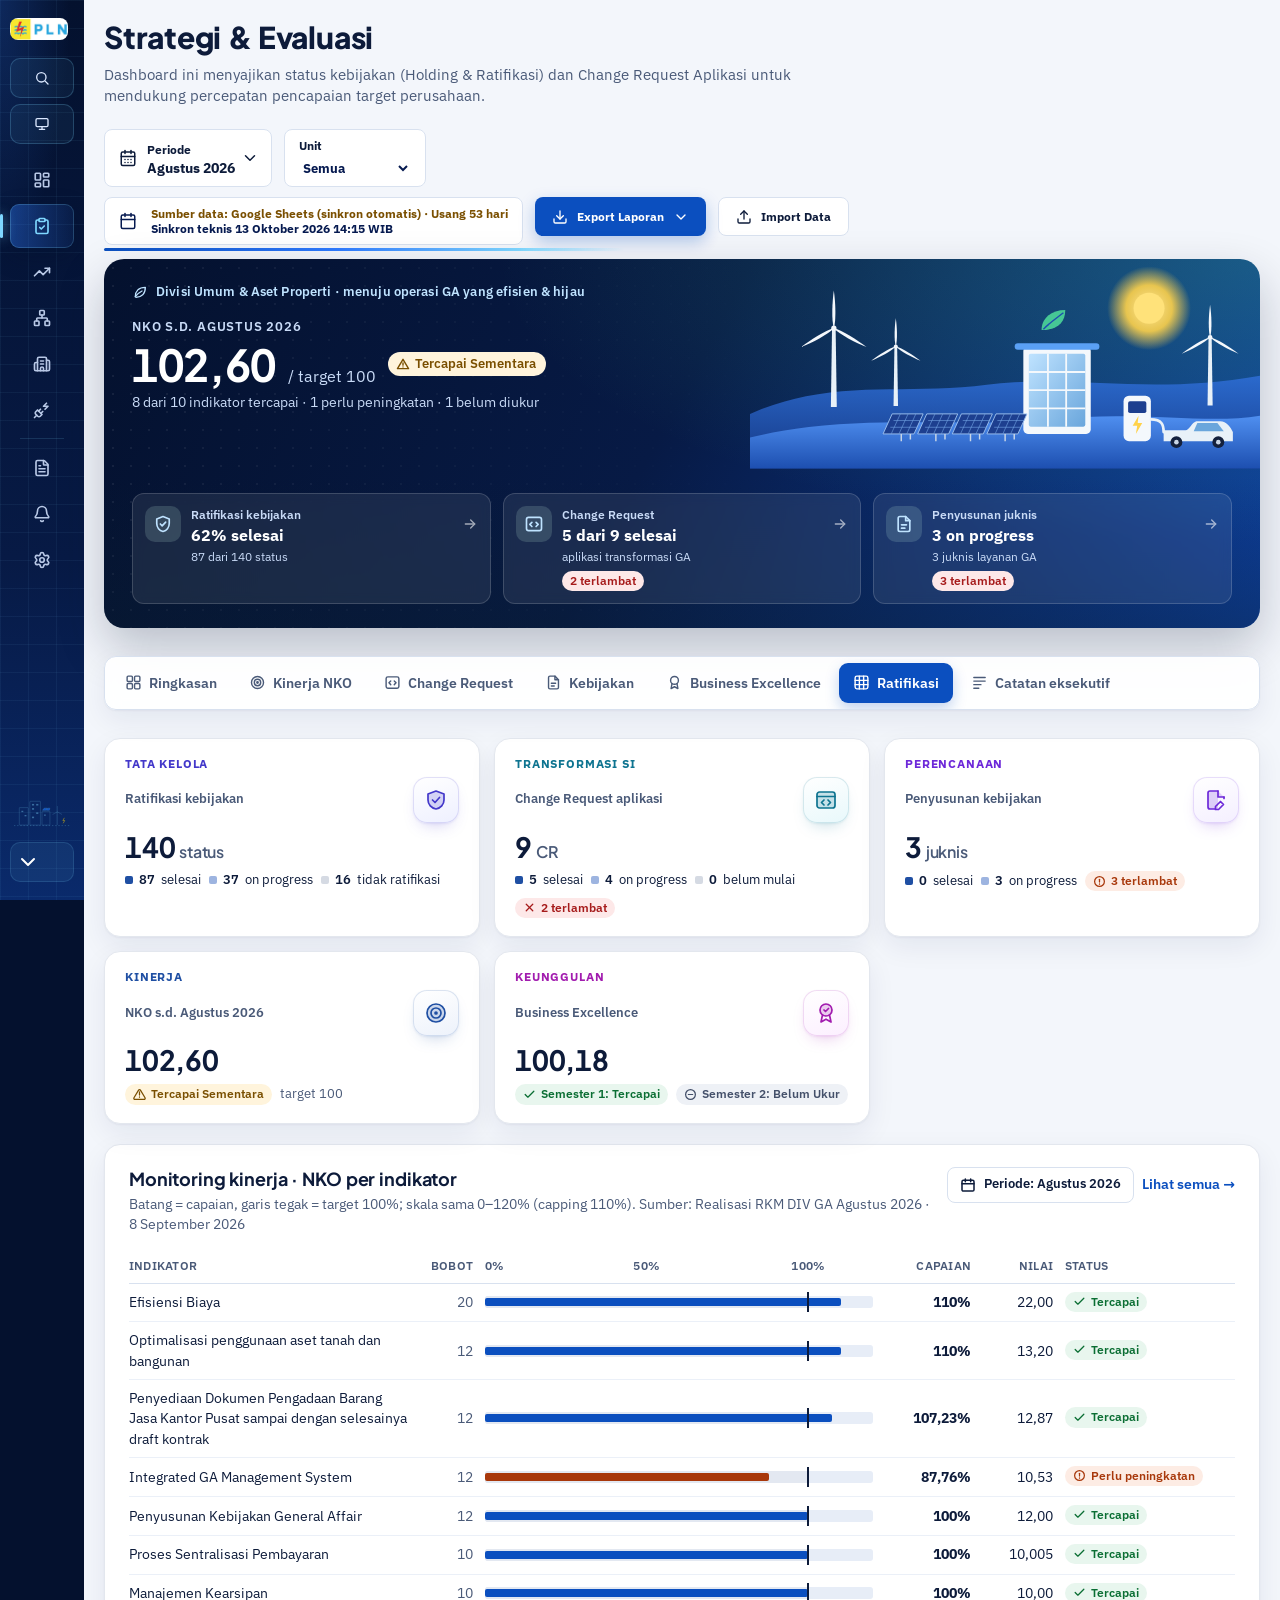
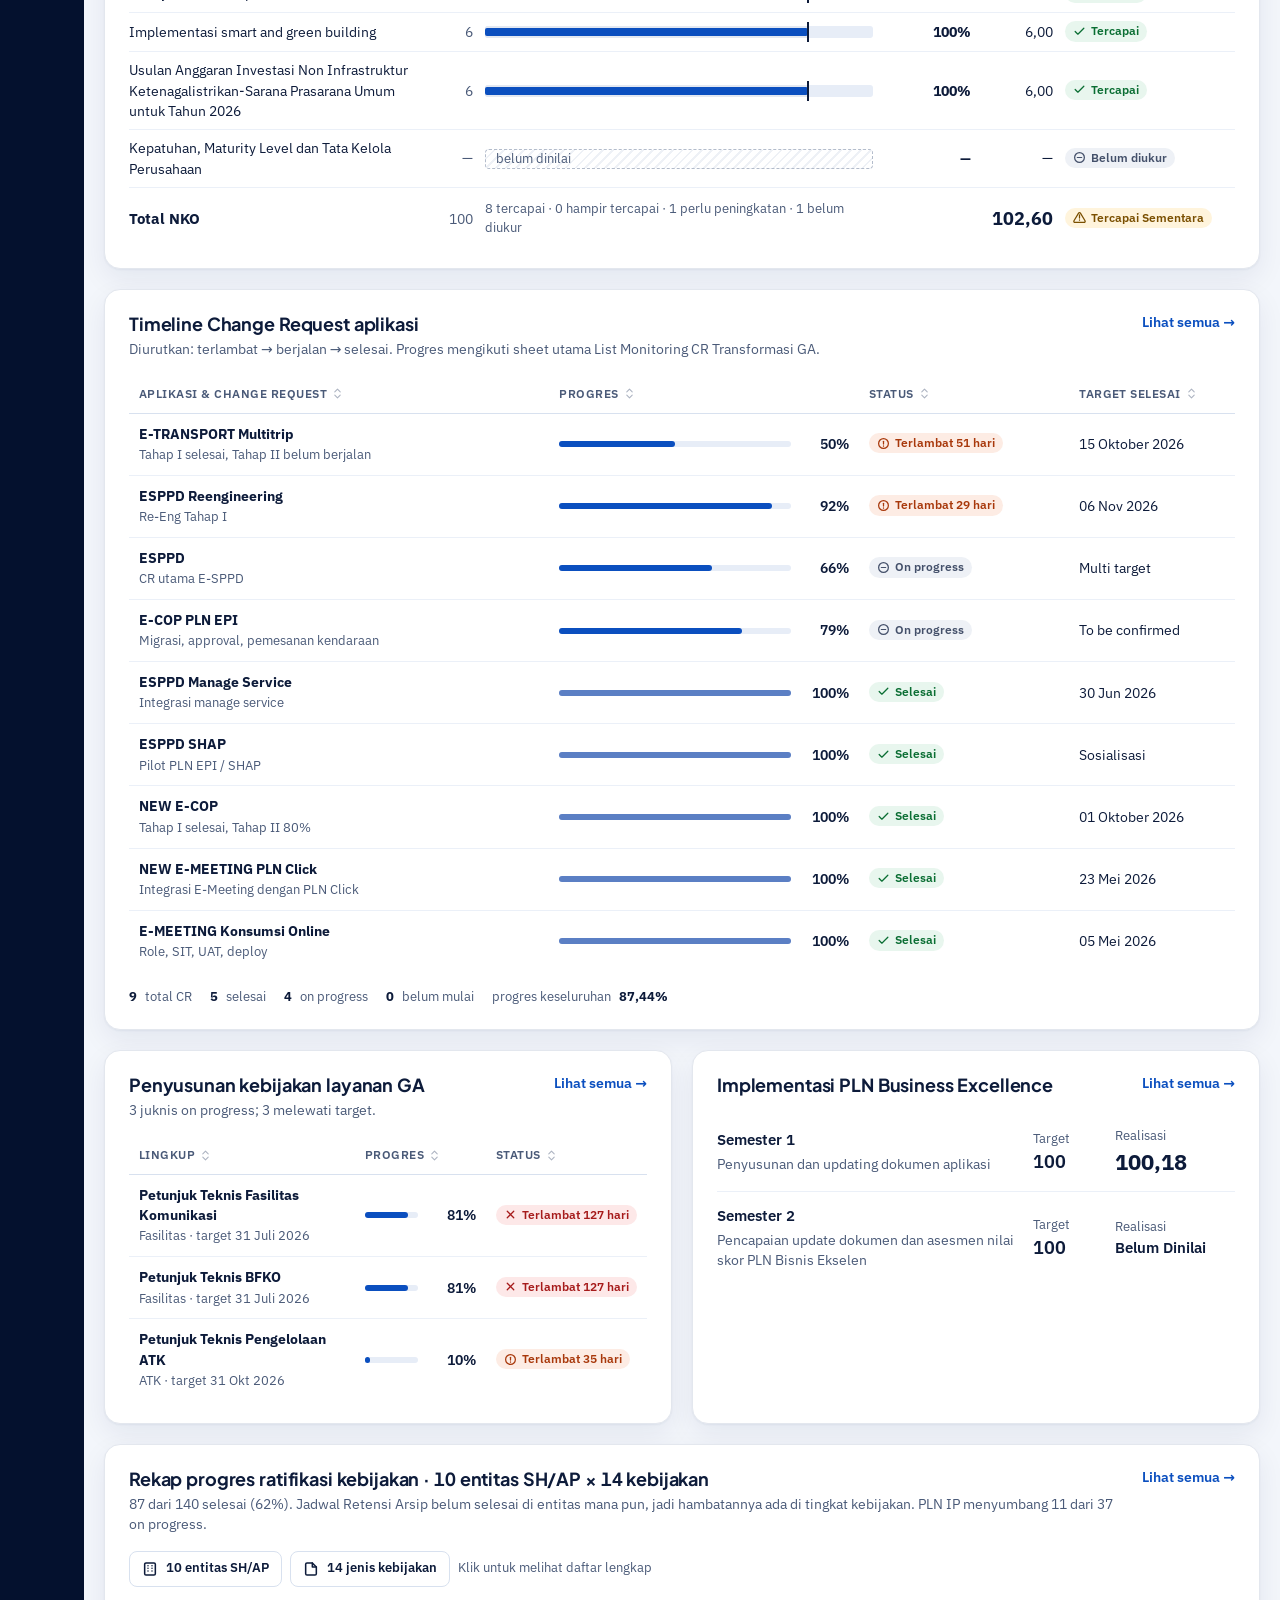
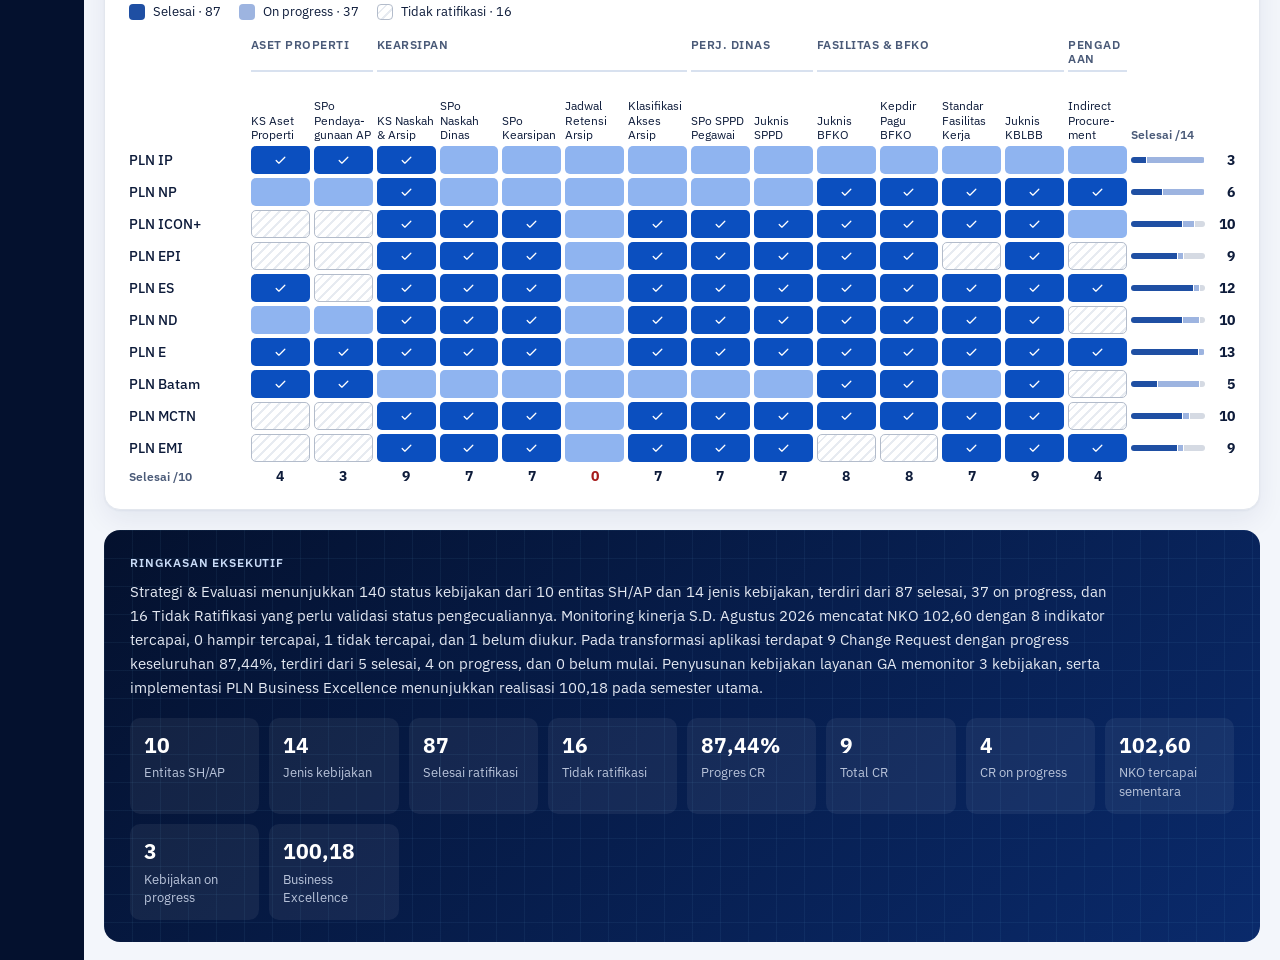
<file: index.html>
<!doctype html>
<html lang="id">
  <head>
    <meta charset="utf-8" />
    <meta name="viewport" content="width=device-width, initial-scale=1" />
    <title>Dashboard Strategi & Evaluasi PLN</title>
    <meta
      name="description"
      content="Dashboard Strategi & Evaluasi, investasi, anggaran operasional, dan kesiapan EV untuk monitoring manajerial."
    />
    <meta name="robots" content="noindex, nofollow, noarchive" />
    <meta name="referrer" content="strict-origin-when-cross-origin" />
    <meta
      http-equiv="Content-Security-Policy"
      content="default-src 'self'; script-src 'self'; style-src 'self' 'unsafe-inline'; img-src 'self' data: https://tile.openstreetmap.org https://*.tile.openstreetmap.org; frame-src 'self'; connect-src 'self' https://script.google.com https://script.googleusercontent.com; object-src 'none'; base-uri 'self'; form-action 'none'; worker-src 'self' blob:; upgrade-insecure-requests"
    />
    <meta http-equiv="Cache-Control" content="no-cache, no-store, must-revalidate" />
    <meta http-equiv="Pragma" content="no-cache" />
    <meta http-equiv="Expires" content="0" />
    <script src="./assets/frame-guard.js?v=20260929-1"></script>
    <link rel="icon" href="data:," />
    <link
      rel="stylesheet"
      href="./assets/leaflet-1.9.4.min.css?v=20260921-1"
    />
    <link rel="stylesheet" href="./styles.css?v=20261012-1" />
    <link rel="stylesheet" href="./assets/redesign.css?v=20261008-1" />
    <link rel="stylesheet" href="./assets/theme-biru.css?v=20261104-3" />
    <link rel="stylesheet" href="./assets/interaksi.css?v=20261104-1" />
  </head>
  <body>
    <div class="app-shell">
      <aside class="sidebar" aria-label="Navigasi utama">
        <div class="brand">
          <img class="pln-logo" src="./assets/pln-logo.png?v=20260715-6" alt="PLN" />
        </div>

        <nav class="nav-list">
          <a href="#" class="nav-item" data-nav="dashboard">
            <i data-lucide="layout-dashboard"></i>
            <span>Overview</span>
          </a>
          <a href="#" class="nav-item is-active" data-nav="strategy">
            <i data-lucide="clipboard-check"></i>
            <span>Strategi & Evaluasi</span>
          </a>
          <a href="#" class="nav-item" data-nav="investment">
            <i data-lucide="trending-up"></i>
            <span>Investasi</span>
          </a>
          <a href="#" class="nav-item" data-nav="ao">
            <i data-lucide="network"></i>
            <span>AO Kantor Pusat</span>
          </a>
          <a href="#" class="nav-item" data-nav="ao-office">
            <i data-lucide="building-2"></i>
            <span>AO Korporat</span>
          </a>
          <a href="#" class="nav-item" data-nav="ev-infra">
            <i data-lucide="plug-zap"></i>
            <span>Infrastruktur Kesiapan EV</span>
          </a>
          <a href="#" class="nav-item" data-nav="analytics">
            <i data-lucide="file-text"></i>
            <span>Laporan & Analitik</span>
          </a>
          <a href="#" class="nav-item" data-nav="alerts">
            <i data-lucide="bell"></i>
            <span>Alert Center</span>
          </a>
          <a href="#" class="nav-item" data-nav="settings">
            <i data-lucide="settings"></i>
            <span>Pengaturan</span>
          </a>
        </nav>

        <div class="sidebar-art" aria-hidden="true">
          <div class="tower tower-left"></div>
          <div class="tower tower-right"></div>
          <div class="wave wave-one"></div>
          <div class="wave wave-two"></div>
        </div>

        <div class="user-box">
          <div class="avatar">YS</div>
          <div>
            <strong>Yosua S.</strong>
            <span>Admin</span>
          </div>
          <i data-lucide="chevron-down"></i>
        </div>
      </aside>

      <main class="dashboard">
        <header class="page-header">
          <div class="title-block">
            <h1>Strategi & Evaluasi</h1>
            <p class="description">
              Dashboard ini menyajikan status kebijakan (Holding & Ratifikasi) dan Change Request
              Aplikasi untuk mendukung percepatan pencapaian target perusahaan.
            </p>
            <p class="source-status-line" hidden>
              Sumber data: <strong>Google Sheets (sinkron otomatis)</strong> · sinkron <span>memuat data...</span>
            </p>
          </div>

          <div class="header-actions">
            <div class="filters" aria-label="Filter dashboard">
              <div class="period-filter">
                <button class="period-trigger" type="button" id="periodTrigger" aria-expanded="false" aria-controls="periodPicker">
                  <i data-lucide="calendar-days"></i>
                  <span>
                    <small>Periode</small>
                    <strong id="periodLabel">Juli 2026</strong>
                  </span>
                  <i data-lucide="chevron-down"></i>
                </button>
                <div class="period-picker" id="periodPicker" hidden>
                  <div class="period-picker-head">
                    <button type="button" id="prevYear" aria-label="Tahun sebelumnya"><i data-lucide="chevron-left"></i></button>
                    <strong id="periodYear">2026</strong>
                    <button type="button" id="nextYear" aria-label="Tahun berikutnya"><i data-lucide="chevron-right"></i></button>
                  </div>
                  <div class="month-grid" id="monthGrid" aria-label="Pilih bulan"></div>
                </div>
              </div>
              <label>
                <span>Unit</span>
                <select id="unitFilter">
                  <option>Semua</option>
                  <option>General Affairs</option>
                  <option>PLN EPI</option>
                </select>
              </label>
            </div>

            <div class="date-card source-date-card">
              <i data-lucide="calendar"></i>
              <div>
                <small id="strategySourceStatus">Sumber data: Google Sheets (sinkron otomatis)</small>
                <span>Sinkron teknis <strong data-last-updated>15 Juli 2026 10:30 WIB</strong></span>
              </div>
            </div>

            <div class="export-menu">
              <button class="export-btn" type="button" id="exportMenuButton" aria-expanded="false" aria-controls="exportOptions">
                <i data-lucide="download"></i>
                <span>Export Laporan</span>
                <i data-lucide="chevron-down"></i>
              </button>
              <div class="export-options" id="exportOptions" hidden>
                <button type="button" data-export="pdf"><i data-lucide="file-text"></i><span>PDF</span><small>Siap cetak / presentasi</small></button>
                <button type="button" data-export="xlsx"><i data-lucide="file-spreadsheet"></i><span>Excel</span><small>Workbook laporan</small></button>
                <button type="button" data-export="csv"><i data-lucide="table"></i><span>CSV</span><small>Data mentah CR</small></button>
                <button type="button" data-export="json"><i data-lucide="braces"></i><span>JSON</span><small>Backup data dashboard</small></button>
              </div>
            </div>
            <button class="import-btn" type="button" id="importData">
              <i data-lucide="upload"></i>
              <span>Import Data</span>
            </button>
            <input
              class="sr-only"
              type="file"
              id="dataFile"
              accept=".xlsx,.xls,.csv,.json"
              aria-label="Import data source Strategi dan Evaluasi"
            />
          </div>
        </header>

        <section class="executive-dashboard-view exec2" id="executiveDashboardView" aria-label="Executive Dashboard">
          <header class="exec2-topbar">
            <div>
              <h2>Executive Dashboard <span>Umum & Aset Properti</span></h2>
              <p>EVP - PT PLN (Persero)</p>
            </div>
            <div class="exec2-controls">
              <span><i data-lucide="calendar-days"></i> Juni 2026 <i data-lucide="chevron-down"></i></span>
              <span><i data-lucide="user-round"></i> Administrator GA <i data-lucide="chevron-down"></i></span>
              <span class="exec2-theme" aria-label="Pilihan tema dashboard"><b></b><b></b><b></b><b></b></span>
              <button type="button" aria-label="Mode gelap"><i data-lucide="moon"></i></button>
              <button type="button" aria-label="Keluar"><i data-lucide="log-out"></i> Keluar</button>
            </div>
          </header>

          <div class="exec2-subline">
            <strong>Realisasi Biaya s.d. Juni 2026</strong>
            <span>Sinkron teknis <b data-last-updated>15 Juli 2026 10:30 WIB</b> - periode bisnis mengikuti masing-masing sumber</span>
          </div>

          <div class="exec2-cost-grid">
            <article class="exec2-cost-card blue">
              <div class="exec2-cost-head"><b>1</b><h3>Realisasi Biaya<br />Adm. Umum Korporat</h3><i data-lucide="info"></i></div>
              <div class="exec2-cost-body">
                <div class="exec2-cost-icon"><i data-lucide="database"></i></div>
                <div><strong>3.533.761 <small>jt</small></strong><span>s.d. Juni</span></div>
                <div class="exec2-gauge" style="--value:108"><strong>108%</strong><span>terhadap target</span></div>
              </div>
              <div class="exec2-cost-meta"><span>Target s.d. Juni <b>3.262.876 jt</b></span><span>Realisasi 2025 <b>3.003.849 jt</b></span></div>
              <div class="exec2-mini-trend blue-line"></div>
              <div class="exec2-cost-signals"><span class="up">98% vs Target</span><span class="up">2025</span><span class="bad">110% vs Prognosa</span></div>
            </article>
            <article class="exec2-cost-card green">
              <div class="exec2-cost-head"><b>2</b><h3>Realisasi Biaya<br />Adm. Umum Kantor Pusat</h3><i data-lucide="info"></i></div>
              <div class="exec2-cost-body">
                <div class="exec2-cost-icon"><i data-lucide="file-search"></i></div>
                <div><strong>2.287.654 <small>jt</small></strong><span>s.d. Juni</span></div>
                <div class="exec2-gauge" style="--value:95"><strong>95%</strong><span>terhadap target</span></div>
              </div>
              <div class="exec2-cost-meta"><span>Target s.d. Juni <b>2.420.000 jt</b></span><span>Realisasi 2025 <b>2.120.985 jt</b></span></div>
              <div class="exec2-mini-trend green-line"></div>
              <div class="exec2-cost-signals"><span class="up">95% vs Target</span><span class="up">62%</span><span class="bad">108% vs Prognosa</span></div>
            </article>
            <article class="exec2-cost-card purple">
              <div class="exec2-cost-head"><b>3</b><h3>Realisasi Biaya<br />Pemeliharaan KP</h3><i data-lucide="info"></i></div>
              <div class="exec2-cost-body">
                <div class="exec2-cost-icon"><i data-lucide="wrench"></i></div>
                <div><strong>1.125.842 <small>jt</small></strong><span>s.d. Juni</span></div>
                <div class="exec2-gauge" style="--value:95"><strong>95%</strong><span>terhadap target</span></div>
              </div>
              <div class="exec2-cost-meta"><span>Target s.d. Juni <b>1.180.000 jt</b></span><span>Realisasi 2025 <b>1.045.213 jt</b></span></div>
              <div class="exec2-mini-trend purple-line"></div>
              <div class="exec2-cost-signals"><span class="up">95% vs Target</span><span class="up">62%</span><span class="bad">108% vs Prognosa</span></div>
            </article>
            <article class="exec2-cost-card orange">
              <div class="exec2-cost-head"><b>4</b><h3>Realisasi Biaya<br />NAC</h3><i data-lucide="info"></i></div>
              <div class="exec2-cost-body">
                <div class="exec2-cost-icon"><i data-lucide="bar-chart-3"></i></div>
                <div><strong>456.789 <small>jt</small></strong><span>s.d. Juni</span></div>
                <div class="exec2-gauge" style="--value:91"><strong>91%</strong><span>terhadap target</span></div>
              </div>
              <div class="exec2-cost-meta"><span>Target s.d. Juni <b>500.000 jt</b></span><span>Realisasi 2025 <b>398.765 jt</b></span></div>
              <div class="exec2-mini-trend orange-line"></div>
              <div class="exec2-cost-signals"><span class="up">91% vs Target</span><span class="up">37%</span><span class="bad">115% vs Prognosa</span></div>
            </article>
            <article class="exec2-cost-card teal">
              <div class="exec2-cost-head"><b>5</b><h3>Realisasi Investasi</h3><i data-lucide="info"></i></div>
              <div class="exec2-cost-body">
                <div class="exec2-cost-icon"><i data-lucide="network"></i></div>
                <div><strong>1.987.321 <small>jt</small></strong><span>s.d. Juni</span></div>
                <div class="exec2-gauge" style="--value:95"><strong>95%</strong><span>terhadap target</span></div>
              </div>
              <div class="exec2-cost-meta"><span>Target s.d. Juni <b>2.100.000 jt</b></span><span>Realisasi 2025 <b>1.732.450 jt</b></span></div>
              <div class="exec2-mini-trend teal-line"></div>
              <div class="exec2-cost-signals"><span class="up">95% vs Target</span><span class="up">37%</span><span class="bad">115% vs Prognosa</span></div>
            </article>
          </div>

          <div class="exec2-content-grid">
            <div class="exec2-left-column">
            <article class="exec2-panel exec2-forecast-panel">
              <div class="exec2-panel-head">
                <h3>Perbandingan RKAP, Realisasi & Forecast <small>(Rp Triliun)</small></h3>
                <span>Rp Triliun</span>
              </div>
              <div class="exec2-forecast-legend"><span><b class="rkap"></b>RKAP</span><span><b class="actual"></b>Realisasi</span><span><b class="forecast"></b>Forecast</span></div>
              <div class="exec2-forecast-chart" aria-label="Perbandingan RKAP, Realisasi dan Forecast">
                <div class="exec2-forecast-group">
                  <div class="exec2-bar rkap" style="--h:100%"><strong>10,89</strong></div>
                  <div class="exec2-bar actual" style="--h:3%"><strong>0,34</strong></div>
                  <div class="exec2-bar forecast" style="--h:90%"><strong>9,80</strong></div>
                  <span>AI</span>
                </div>
                <div class="exec2-forecast-group">
                  <div class="exec2-bar rkap" style="--h:12%"><strong>1,35</strong></div>
                  <div class="exec2-bar actual" style="--h:4%"><strong>0,41</strong></div>
                  <div class="exec2-bar forecast" style="--h:11%"><strong>1,20</strong></div>
                  <span>AKI</span>
                </div>
                <div class="exec2-forecast-group">
                  <div class="exec2-bar rkap" style="--h:81%"><strong>8,86</strong></div>
                  <div class="exec2-bar actual" style="--h:33%"><strong>3,54</strong></div>
                  <div class="exec2-bar forecast" style="--h:69%"><strong>7,51</strong></div>
                  <span>AO</span>
                </div>
              </div>
              <div class="exec2-forecast-note"><i data-lucide="info"></i> Forecast dihitung berdasarkan realisasi s.d. Juni dan pipeline percepatan.</div>
            </article>

            <div class="exec2-center-stack">
              <article class="exec2-panel">
                <div class="exec2-panel-head"><h3>AO Korporat & SHAP</h3><span>RKAP 8,86 T - 10 entitas</span></div>
                <div class="exec2-ao-bars">
                  <div><i data-lucide="building-2"></i><span>Holding</span><b><em style="width:100%"></em></b><strong>1.835.286</strong></div>
                  <div><i data-lucide="users"></i><span>SHAP (10 entitas)</span><b><em style="width:93%"></em></b><strong>1.711.236</strong></div>
                  <div class="negative"><i data-lucide="minus"></i><span>Eliminasi</span><b><em style="width:34%"></em></b><strong>(615.335)</strong></div>
                  <div><i data-lucide="layers"></i><span>Konsolidasi</span><b><em style="width:86%"></em></b><strong>2.931.187</strong></div>
                </div>
                <div class="exec2-highlight"><i data-lucide="trending-up"></i><span>Realisasi AO Korporat</span><strong>3.533.761 <small>jt</small></strong><em>116% YoY - perlu dimonitor</em></div>
              </article>
              <article class="exec2-panel">
                <div class="exec2-panel-head"><h3>AO Korporat - Indikator Tambahan</h3><span>ilustratif</span></div>
                <div class="exec2-extra-kpi"><div><span>RKAP Korporat</span><strong>8.860.000 jt</strong></div><div><span>Penyerapan</span><strong>39,9%</strong></div></div>
                <div class="exec2-prognosa"><span>Prognosa 2026</span><b></b><strong>7.987.839 jt</strong></div>
                <div class="exec2-ranking-mini"><h4>Ranking Unit (H/SHAP) - Realisasi</h4><p><span>1. PLN Icon Plus</span><b><i style="width:100%"></i></b><strong>412.331 jt</strong></p><p><span>2. PLN Enjiniring</span><b><i style="width:70%"></i></b><strong>287.554 jt</strong></p><p><span>3. PLN Batam</span><b><i style="width:49%"></i></b><strong>201.808 jt</strong></p></div>
              </article>
            </div>
            </div>

            <div class="exec2-right-column">
            <article class="exec2-panel exec2-invest-panel">
              <div class="exec2-panel-head"><h3>Penyerapan AI & AKI</h3><span>Report 16 Juli 2026</span></div>
              <div class="exec2-duo-kpi"><div><span>Realisasi AI</span><strong>344,27 M</strong><small>dari AI 2026 10,89 T</small></div><div><span>Realisasi AKI</span><strong>412,23 M</strong><small>30,43% dari 1,35 T</small></div></div>
              <h4>Penyerapan AKI per Lokasi</h4>
              <div class="exec2-location-bars">
                <div><span>Kantor Pusat</span><b><i style="width:29%"></i></b><strong>29,02%</strong><small>341,29 M dari 1.175,85 M</small></div>
                <div><span>Sarpras Unit</span><b><i style="width:40%"></i></b><strong>39,71%</strong><small>70,94 M dari 178,66 M</small></div>
                <div><span>Penyerapan AI (total)</span><b><i style="width:3%"></i></b><strong>3,2%</strong><small>344,27 M dari 10,89 T</small></div>
              </div>
              <div class="exec2-warning-line"><i data-lucide="circle-alert"></i> Gap 942,28 M belum terserap - perlu BAPP & rekomposisi</div>
              <h4>Komposisi AI & AKI per Lokasi</h4>
              <table class="exec2-small-table"><thead><tr><th>Lokasi</th><th>AI</th><th>AKI</th></tr></thead><tbody><tr><td>Kantor Pusat</td><td>10,64 T</td><td>1,18 T</td></tr><tr><td>Sarpras Unit</td><td>255,31 M</td><td>178,66 M</td></tr></tbody></table>
            </article>

            <div class="exec2-right-stack">
              <article class="exec2-panel">
                <div class="exec2-panel-head"><h3>Anggaran Operasi - Kantor Pusat</h3><span>116% YoY</span></div>
                <div class="exec2-op-kpi"><div><span>Realisasi AO</span><strong>3.533.761 <small>jt</small></strong><small>s.d. Juni</small></div><div><span>RKAP 2026</span><strong>3.647.914 <small>jt</small></strong><small>penyerapan 40%</small></div></div>
                <h4>Top Unsur Biaya (Rp Juta)</h4>
                <div class="exec2-expense-bars"><p><span>Honorarium</span><b><i style="width:100%"></i></b><strong>597.771</strong><em>31%</em></p><p><span>Beban Amortisasi</span><b><i style="width:51%"></i></b><strong>306.464</strong><em>16%</em></p><p><span>Teknologi Informasi</span><b><i style="width:45%"></i></b><strong>267.682</strong><em>14%</em></p><p><span>Perjalanan Dinas</span><b><i style="width:10%"></i></b><strong>61.521</strong><em>3%</em></p></div>
              </article>
              <article class="exec2-panel">
                <div class="exec2-panel-head"><h3>Strategi & Evaluasi GA</h3><span>NKO 106,84 - tercapai</span></div>
                <h4>Ratifikasi Kebijakan Sub Holding & Anak Perusahaan</h4>
                <div class="exec2-policy-kpis"><div><strong>140</strong><span>Total Status Kebijakan</span></div><div><strong>87</strong><span>Selesai</span></div><div><strong>37</strong><span>On Progress</span></div><div><strong>16</strong><span>Tidak Ratifikasi</span></div></div>
                <div class="exec2-cr-progress"><span>Progress Change Request</span><b><i style="width:62.56%"></i></b><strong id="overallProgress">62,56%</strong><small><span data-bind="doneCr">2</span> CR selesai - <span data-bind="progressCr">6</span> on progress - <span data-bind="notStartedCr">1</span> belum mulai</small></div>
                <div class="exec2-policy-list"><p><span>Draft Kebijakan Layanan GA #1</span><b><i style="width:81%"></i></b><strong>81%</strong></p><p><span>Draft Kebijakan Layanan GA #2</span><b><i style="width:81%"></i></b><strong>81%</strong></p><p><span>Draft Kebijakan Layanan GA #3</span><b><i style="width:10%"></i></b><strong>10%</strong></p><p class="exec2-nko-line"><span>NKO Strategi & Evaluasi</span><b><i style="width:100%"></i></b><strong data-bind="summaryNko">106,84</strong></p></div>
                <div class="exec2-business-excellence">
                  <div>
                    <span>PLN Business Excellence</span>
                    <strong>100,18%</strong>
                    <small>Realisasi terhadap target program</small>
                  </div>
                  <p><b>Semester 1</b><span>Penyusunan & updating dokumen aplikasi</span><em>Target 100% | Realisasi 100,18%</em></p>
                  <p><b>Semester 2</b><span>Update dokumen dan asesmen skor PLN Bisnis Ekselen</span><em>Target 293,75 | Realisasi 100,18%</em></p>
                </div>
              </article>
            </div>
            </div>
          </div>

          <div class="exec2-footer-grid">
            <article class="exec2-panel exec2-legend"><h3>Keterangan KPI</h3><div><span><b class="green-dot"></b>vs Target<small>Perbandingan terhadap target s.d. Juni 2026</small></span><span><b class="green-dot"></b>vs 2025<small>Perbandingan terhadap realisasi Juni 2025</small></span><span><b class="red-dot"></b>vs Prognosa<small>Perbandingan terhadap prognosa tahun 2026</small></span></div></article>
            <article class="exec2-panel exec2-insight"><i data-lucide="target"></i><h3>Insight Utama</h3><ul><li>Secara keseluruhan realisasi biaya s.d. Juni 2026 mencapai 76% dari target.</li><li>Kategori dengan kinerja di atas target: Adm. Umum Korporat (108%).</li><li>Fokus percepatan: NAC dan Pemeliharaan KP agar optimal mencapai target tahunan.</li></ul></article>
          </div>
        </section>

        <section class="investment-view" id="investmentView" aria-label="Dashboard Investasi">
          <div class="investment-hero">
            <div>
              <span data-investment-text="reportDate">Report ANG Investasi - 16 Juli 2026</span>
              <h2>Dashboard Monitoring Anggaran Investasi</h2>
              <p>
                Ringkasan AI dan AKI 2026, progres realisasi s.d. Juni, usulan AI 2027, serta
                kebutuhan keputusan untuk percepatan penyerapan dan penerbitan anggaran.
              </p>
            </div>
            <div class="investment-hero-signal">
              <strong>Executive Signal</strong>
              <span data-investment-text="executiveSignal">AKI terserap 30,43% per 16 Juli 2026. Perbarui sumber dan validasi BAPP sebelum menjadikannya dasar aksi berjalan.</span>
            </div>
          </div>

          <div class="investment-actions-panel">
            <article>
              <i data-lucide="upload-cloud"></i>
              <div>
                <strong>Import Data Investasi</strong>
                <span>Upload data source Excel/CSV/JSON untuk update angka AI, AKI, prioritas, dan status monitoring.</span>
              </div>
              <div class="investment-import-actions">
                <button class="import-btn" type="button" id="investmentImportData">
                  <i data-lucide="upload"></i>
                  <span>Import Data</span>
                </button>
                <a class="investment-template-btn" href="./assets/template-data-source-investasi.xlsx" download>
                  <i data-lucide="file-spreadsheet"></i>
                  <span>Template</span>
                </a>
              </div>
              <input class="sr-only" type="file" id="investmentDataFile" accept=".xlsx,.xls,.csv,.json" aria-label="Import data source Investasi" />
            </article>
            <article>
              <i data-lucide="download-cloud"></i>
              <div>
                <strong>Export Laporan Investasi</strong>
                <span>Download laporan dalam PDF atau data source dalam format Excel, CSV, dan JSON.</span>
              </div>
              <div class="investment-export-actions">
                <button type="button" data-investment-export="pdf"><i data-lucide="file-text"></i><span>PDF</span></button>
                <button type="button" data-investment-export="xlsx"><i data-lucide="file-spreadsheet"></i><span>Excel</span></button>
                <button type="button" data-investment-export="csv"><i data-lucide="table"></i><span>CSV</span></button>
                <button type="button" data-investment-export="json"><i data-lucide="braces"></i><span>JSON</span></button>
              </div>
            </article>
          </div>

          <div class="investment-kpi-grid">
            <article class="investment-kpi">
              <span>Total Anggaran Investasi 2026</span>
              <strong data-investment-text="totalInvestment">10,89 T</strong>
              <small data-investment-text="totalInvestmentNote">KP 10,64 T + Sarpras Unit 255,31 M</small>
              <div class="investment-bar split" title="Komposisi: Kantor Pusat | Sarpras Unit"><i data-investment-width="aiOfficeSharePct" style="width: 97.7%"></i><i data-investment-width="aiSarprasSharePct" style="width: 2.3%"></i></div>
            </article>
            <article class="investment-kpi">
              <span>Realisasi AI s.d. Juni</span>
              <strong data-investment-text="aiRealization">344,27 M</strong>
              <small data-investment-text="aiRealizationNote">3,16% dari total AI terbit</small>
              <div class="investment-bar blue"><i data-investment-width="aiRealizationPct" style="width: 3.16%"></i></div>
            </article>
            <article class="investment-kpi">
              <span>Total AKI 2026</span>
              <strong data-investment-text="akiTotal">1,35 T</strong>
              <small data-investment-text="akiTotalNote">KP 1,18 T + Sarpras Unit 178,66 M</small>
              <div class="investment-bar split" title="Komposisi: Kantor Pusat | Sarpras Unit"><i data-investment-width="akiOfficeSharePct" style="width: 86.8%"></i><i data-investment-width="akiSarprasSharePct" style="width: 13.2%"></i></div>
            </article>
            <article class="investment-kpi">
              <span>Realisasi AKI s.d. Juni</span>
              <strong data-investment-text="akiRealization">412,23 M</strong>
              <small data-investment-text="akiRealizationNote">30,43% dari total AKI</small>
              <div class="investment-bar amber"><i data-investment-width="akiRealizationPct" style="width: 30.43%"></i></div>
            </article>
          </div>

          <div class="investment-chart-grid">
            <article class="investment-panel investment-chart-panel">
              <div class="investment-panel-head">
                <h3>Monitoring Penyerapan AKI</h3>
                <p>Melihat posisi serapan kas investasi s.d. Juni dan gap terhadap anggaran terbit.</p>
              </div>
              <div class="aki-chart">
                <div class="aki-gauge">
                  <div class="aki-gauge-ring" data-investment-style="akiRealizationPct" style="--value: 30.43">
                    <strong data-investment-text="akiRealizationPct">30,43%</strong>
                    <span>Terserap</span>
                  </div>
                  <p data-investment-text="akiGaugeNote">412,23 M dari total AKI 1.354,51 M sudah terealisasi.</p>
                  <div class="aki-status-chips">
                    <b data-investment-text="akiRealizationChip">Realisasi 412,23 M</b>
                    <b class="amber" data-investment-text="akiGapChip">Sisa 942,28 M</b>
                  </div>
                </div>
                <div class="aki-bars">
                  <div>
                    <span>Kantor Pusat</span>
                    <b><i data-investment-width="akiOfficePct" style="width: 29.02%"></i></b>
                    <strong><span data-investment-text="akiOfficePct">29,02%</span><small data-investment-text="akiOfficeNote">341,29 M dari 1.175,85 M</small></strong>
                  </div>
                  <div>
                    <span>Sarpras Unit</span>
                    <b><i data-investment-width="akiSarprasPct" style="width: 39.71%"></i></b>
                    <strong><span data-investment-text="akiSarprasPct">39,71%</span><small data-investment-text="akiSarprasNote">70,94 M dari 178,66 M</small></strong>
                  </div>
                  <div>
                    <span>Gap AKI belum terserap</span>
                    <b class="amber"><i data-investment-width="akiGapPct" style="width: 69.57%"></i></b>
                    <strong><span data-investment-text="akiGapPct">69,57%</span><small data-investment-text="akiGapNote">Perlu BAPP & rekomposisi</small></strong>
                  </div>
                </div>
              </div>
              <div class="aki-insight">
                <strong>Prioritas baca dashboard</strong>
                <span data-investment-text="akiInsight">Serapan AKI tercatat 30,43% per 16 Juli 2026. Perlakukan gap 942,28 M sebagai backlog verifikasi sampai sumber, BAPP, dan pipeline diperbarui.</span>
              </div>
            </article>

            <article class="investment-panel investment-chart-panel">
              <div class="investment-panel-head">
                <h3>Monitoring Usulan AI 2027</h3>
                <p>Memantau tahapan usulan agar proses handshake dan validasi tidak menjadi bottleneck.</p>
              </div>
              <div class="ai-funnel">
                <div class="done" style="--w: 100%">
                  <span>Proses DAMS CP</span>
                  <strong>Selesai</strong>
                </div>
                <div class="done" style="--w: 100%">
                  <span>Challenge Session</span>
                  <strong>Selesai</strong>
                </div>
                <div class="progress" style="--w: 68%">
                  <span>Handshake Alokasi Usulan</span>
                  <strong>On Progress</strong>
                </div>
                <div class="waiting" style="--w: 45%">
                  <span>Validasi & Prioritisasi Lanjutan</span>
                  <strong>Menunggu Review</strong>
                </div>
              </div>
              <div class="ai-chart-note">
                <strong>Fokus Manajemen:</strong>
                <span>Percepat TTD BA handshake D2/D3, validasi usulan prioritas, dan finalisasi dokumen KKP untuk proses DAMS CP berikutnya.</span>
              </div>
            </article>
          </div>

          <div class="investment-grid">
            <article class="investment-panel">
              <div class="investment-panel-head">
                <h3>Komposisi AI & AKI 2026</h3>
                <p>Panjang batang = porsi AI terbit per lokasi. Nilai dalam miliar rupiah.</p>
              </div>
              <div class="investment-comparison">
                <div>
                  <span>Kantor Pusat · <em data-investment-text="aiOfficeSharePct">97,7%</em> dari AI</span>
                  <strong>AI <em data-investment-text="aiOfficeTotal">10.636,92 M</em></strong>
                  <small>AKI: <em data-investment-text="akiOfficeNote">341,29 M dari 1.175,85 M</em> terealisasi</small>
                  <b data-investment-width="aiOfficeSharePct" style="width: 97.7%"></b>
                </div>
                <div>
                  <span>Sarpras Unit · <em data-investment-text="aiSarprasSharePct">2,3%</em> dari AI</span>
                  <strong>AI <em data-investment-text="aiSarprasTotal">255,31 M</em></strong>
                  <small>AKI: <em data-investment-text="akiSarprasNote">70,94 M dari 178,66 M</em> terealisasi</small>
                  <b data-investment-width="aiSarprasSharePct" style="width: 2.3%"></b>
                </div>
              </div>
            </article>

            <article class="investment-panel">
              <div class="investment-panel-head">
                <h3>Prioritas Keputusan</h3>
                <p>Hal yang perlu dikunci agar target penyerapan terkendali.</p>
              </div>
              <ul class="investment-action-list">
                <li><strong>Evaluasi periode terbaru</strong><span>Perbarui periode realisasi dan validasi keterkaitan BAPP sebelum menetapkan aksi berikutnya.</span></li>
                <li><strong>Rekomposisi AKI</strong><span>Tambahan AKI dilakukan berbasis BAPP dan rekomposisi dari pagu AKI yang terbit.</span></li>
                <li><strong>Tambahan kebutuhan AI</strong><span data-investment-text="aiAdditionalNeed">Indikasi kebutuhan: DIV TEN 100 M, DIV RSL 80 M, DIV MEB 80 M.</span></li>
              </ul>
            </article>
          </div>

          <div class="investment-grid wide">
            <article class="investment-panel">
              <div class="investment-panel-head">
                <h3>Usulan AI 2027</h3>
                <p>Status proses top down dan handshake alokasi usulan.</p>
              </div>
              <div class="investment-timeline">
                <div class="done"><i></i><strong>Proses DAMS CP</strong><span>Selesai</span></div>
                <div class="done"><i></i><strong>Challenge Session</strong><span>Selesai</span></div>
                <div class="progress"><i></i><strong>Handshake Alokasi Usulan</strong><span>On Progress - proses TTD BA</span></div>
                <div class="waiting"><i></i><strong>Validasi & Challenge Lanjutan</strong><span>Menunggu review/prioritisasi</span></div>
              </div>
            </article>

            <article class="investment-panel">
              <div class="investment-panel-head">
                <h3>AI Luncuran Kantor Pusat 2026</h3>
                <p>Perlu konfirmasi ulang perencanaan penggunaan anggaran.</p>
              </div>
              <div class="investment-luncuran">
                <div><strong data-investment-text="aiCarryoverPrk">42</strong><span>PRK</span></div>
                <div><strong data-investment-text="aiCarryoverTotal">2.912,71 M</strong><span>Total AI</span></div>
                <div><strong data-investment-text="aiCarryoverUsed">1.208,99 M</strong><span>Digunakan 2026</span></div>
                <div><strong data-investment-text="aiCarryoverUnused">1.703,71 M</strong><span>Belum digunakan</span></div>
              </div>
            </article>
          </div>

          <article class="investment-panel">
            <div class="investment-panel-head">
              <h3>Monitoring Sarpras Unit</h3>
              <p>Ringkasan AI/AKI Sarpras dan status pekerjaan 2026.</p>
            </div>
            <div class="investment-sarpras-grid">
              <div><span>SKAI Terbit</span><strong data-investment-text="sarprasSkaiIssued">270,70 M</strong><small>AI lanjutan terbit</small></div>
              <div><span>AKI Terbit</span><strong data-investment-text="sarprasAkiIssued">98,87 M</strong><small>AKI lanjutan terbit</small></div>
              <div><span>AI Murni 2026</span><strong data-investment-text="sarprasAiMurni">Belum Terbit</strong><small>Masih koordinasi penerbitan</small></div>
              <div><span>Progress PRK</span><strong data-investment-text="sarprasPrkProgress">9 selesai / 8 berjalan</strong><small>Monitoring terkontrak berlanjut</small></div>
            </div>
          </article>
        </section>

        <section class="ev-infra-view" id="evInfraView" aria-label="Infrastruktur Kesiapan EV"></section>

        <section class="ao-corporate-view" id="aoCorporateView" aria-label="AO Kantor Pusat">
          <div class="ao-embed-header">
            <div>
              <span>AO Kantor Pusat</span>
              <strong>Dashboard Administrasi Umum</strong>
            </div>
            <a href="https://emje-maker.github.io/dashboard-admumum/" target="_blank" rel="noreferrer">
              Buka Sumber <i data-lucide="external-link"></i>
            </a>
          </div>
          <iframe
            class="ao-full-frame"
            src="./assets/ao-kantor-pusat.html?v=20260921-1"
            title="Dashboard AO Kantor Pusat - Biaya Administrasi Umum"
            loading="lazy"
          ></iframe>
        </section>

        <section class="ao-office-view" id="aoOfficeView" aria-label="AO Korporat">
          <div class="ao-hero">
            <div>
              <span>AO Korporat - Biaya Administrasi Umum</span>
              <h2>Realisasi s.d Mei 2026</h2>
              <p>
                Data diadaptasi dari dashboard sumber Realisasi Biaya Administrasi Umum. Nilai ditampilkan dalam
                juta Rupiah dengan fokus pada sinyal keputusan manajemen.
              </p>
            </div>
            <a class="ao-source-link" href="https://emje-maker.github.io/dashboard-admumum/" target="_blank" rel="noreferrer">
              Buka Sumber <i data-lucide="external-link"></i>
            </a>
          </div>

          <article class="ao-finance-card">
            <div class="ao-finance-head">
              <div>
                <span>Panel Kerja Keuangan AO Korporat</span>
                <strong>Realisasi, serapan RKAP, target s.d. Mei, dan proyeksi 2026</strong>
              </div>
              <b>S.D. Mei 2026</b>
            </div>
            <div class="ao-finance-grid">
              <div class="ao-finance-main">
                <span>Realisasi</span>
                <strong>2.931.185 <small>jt</small></strong>
                <em>▲ 113% YoY · Thn lalu 2.600.676 jt</em>
              </div>
              <div class="ao-finance-metric">
                <span>Serapan RKAP</span>
                <strong>33%</strong>
                <p>2.931.185 dari RKAP 8.856.162 jt</p>
                <div class="ao-finance-bar"><i style="width: 33%"></i></div>
              </div>
              <div class="ao-finance-metric">
                <span>Target s.d. Mei</span>
                <strong>82%</strong>
                <p>Target 3.562.094 jt</p>
                <div class="ao-finance-bar teal"><i style="width: 82%"></i></div>
              </div>
              <div class="ao-finance-metric">
                <span>Proyeksi 2026</span>
                <strong>7.724.829 <small>jt</small></strong>
                <p>87% dari RKAP</p>
                <div class="ao-finance-bar amber"><i style="width: 87%"></i></div>
              </div>
            </div>
            <div class="ao-finance-signal">
              <strong>Management Signal</strong>
              <span>Realisasi tumbuh kuat, namun serapan RKAP baru 33%. Fokus: kendalikan proyeksi agar tetap dalam batas RKAP.</span>
            </div>
          </article>

          <div class="ao-grid">
            <article class="ao-panel">
              <div class="ao-panel-head">
                <h3>Komposisi Organisasi</h3>
                <p>Holding + SHAP − Eliminasi = realisasi konsolidasi. Garis tegak = nol.</p>
              </div>
              <div class="ao-org-list" style="--zero: 25.1%">
                <div><span>Holding</span><strong>1.835.286 jt</strong><b><em style="--len: 74.9%"></em></b></div>
                <div><span>SHAP</span><strong>1.711.236 jt</strong><b><em style="--len: 69.8%"></em></b></div>
                <div><span>Eliminasi</span><strong>−615.335 jt</strong><b class="negative"><em style="--len: 25.1%"></em></b></div>
              </div>
            </article>

            <article class="ao-panel">
              <div class="ao-panel-head">
                <h3>Management Signal</h3>
                <p>Area yang perlu perhatian</p>
              </div>
              <ul class="ao-signal-list">
                <li><strong>Beban Bank</strong><span>119% terhadap RKAP dan 579% YoY, perlu validasi penyebab lonjakan.</span></li>
                <li><strong>Beban Amortisasi IPPKH</strong><span>191% terhadap RKAP, perlu cek basis pencatatan dan outlook FY.</span></li>
                <li><strong>Beban Amortisasi</strong><span>Kontributor terbesar kedua dan 161% YoY, perlu review proyeksi.</span></li>
              </ul>
            </article>
          </div>

          <div class="ao-grid wide">
            <article class="ao-panel">
              <div class="ao-panel-head">
                <h3>Top Unsur Biaya</h3>
                <p>8 unsur terbesar s.d Mei 2026</p>
              </div>
              <div class="ao-table-wrap">
                <table class="ao-table">
                  <thead><tr><th>Unsur</th><th>Realisasi</th><th>YoY</th><th>% RKAP</th></tr></thead>
                  <tbody id="aoTopRows"></tbody>
                </table>
              </div>
            </article>

            <article class="ao-panel">
              <div class="ao-panel-head">
                <h3>Top Unit</h3>
                <p>Kontributor realisasi tertinggi</p>
              </div>
              <div class="ao-table-wrap">
                <table class="ao-table">
                  <thead><tr><th>Unit</th><th>Realisasi</th><th>Share</th></tr></thead>
                  <tbody id="aoUnitRows"></tbody>
                </table>
              </div>
            </article>
          </div>
        </section>

        <section class="analytics-view rapim-report" id="analyticsView" aria-label="Laporan dan Analitik Manajemen">
          <div class="rapim-cover">
            <div class="rapim-brand-row">
              <strong>LAPORAN MANAJEMEN</strong>
              <span>Sinkron teknis <b data-last-updated>15 Juli 2026 10:30 WIB</b></span>
            </div>
            <div class="rapim-cover-copy">
              <span>Bidang Strategi & Anggaran Umum</span>
              <h2>Bidang Strategi & Anggaran Umum</h2>
              <p id="analyticsExecutiveMessage">
                Laporan manajemen mengkonsolidasikan Strategi & Evaluasi, Investasi, AO Korporat, dan AO Kantor Pusat.
              </p>
            </div>
          </div>

          <div class="rapim-summary-row">
            <article class="rapim-headline-card">
              <div class="rapim-headline-icon"><i data-lucide="landmark"></i></div>
              <div>
                <span>Highlight anggaran operasional</span>
                <strong id="analyticsAoMainValue">3.533.761 jt</strong>
                <small><b id="analyticsAoAbsorption">40%</b> terhadap RKAP 2026</small>
                <div class="rapim-headline-stats">
                  <em><b id="analyticsAoProjection">Proyeksi setahun 7.946.234 jt</b><span>Forecast</span></em>
                  <em><b id="analyticsAoTopCost">Honorarium</b><span>Kontributor biaya utama</span></em>
                </div>
              </div>
            </article>
            <article class="rapim-narrative">
              <h3>Ringkasan</h3>
              <ul id="analyticsDecisionList">
                <li><b>Strategi & Evaluasi</b><span>Ratifikasi kebijakan dan Change Request menjadi fokus monitoring.</span></li>
                <li><b>Investasi</b><span>AI, AKI, dan gap anggaran dipantau untuk percepatan keputusan.</span></li>
                <li><b>AO</b><span>Realisasi biaya korporat dan kantor pusat dibaca sebagai kontrol anggaran.</span></li>
              </ul>
            </article>
          </div>

          <div class="analytics-score-grid rapim-score-grid">
            <article>
              <span>Ratifikasi Kebijakan</span>
              <strong><b id="analyticsPolicyDone">87</b>/<b id="analyticsPolicyTotal">140</b></strong>
              <p>Status selesai</p>
              <small><b id="analyticsPolicyFollowUp">16</b> tidak ratifikasi</small>
            </article>
            <article>
              <span>Change Request Aplikasi</span>
              <strong id="analyticsCrProgress">62,56%</strong>
              <p>Progress dari <b id="analyticsCrTotal">9</b> CR</p>
              <small><b id="analyticsCrOpen">6</b> on progress, <b id="analyticsCrNotStarted">1</b> belum mulai</small>
            </article>
            <article>
              <span>Monitoring Kinerja</span>
              <strong id="analyticsNko">106,84</strong>
              <p>NKO tercapai</p>
              <small><b id="analyticsKpiGreen">10</b> indikator hijau</small>
            </article>
            <article>
              <span>Realisasi AKI</span>
              <strong id="analyticsAkiProgress">30,43%</strong>
              <p>Serapan kas investasi</p>
              <small id="analyticsAkiGap">Gap AKI 942,28 M perlu dimonitor</small>
            </article>
            <article>
              <span>AO Kantor Pusat</span>
              <strong id="analyticsAoOfficeAbsorption">38%</strong>
              <p>Penyerapan RKAP</p>
              <small id="analyticsAoOfficeUnit">KPST - #1 dari 39</small>
            </article>
          </div>

          <div class="rapim-table-card">
            <div class="rapim-table-title">
              <i data-lucide="clipboard-check"></i>
              <h3>Analitik Lintas Menu Dashboard</h3>
            </div>
            <table class="rapim-analysis-table">
              <thead>
                <tr>
                  <th>Area</th>
                  <th>Posisi Terkini</th>
                  <th>Status</th>
                  <th>Penyebab / Keterangan</th>
                </tr>
              </thead>
              <tbody id="analyticsActionRows">
                <tr><td>Strategi & Evaluasi</td><td>Ratifikasi dan CR dipantau</td><td>Perlu Monitoring</td><td>Perlu update evidence dan target penyelesaian.</td></tr>
                <tr><td>Investasi</td><td>Serapan AKI berjalan</td><td>Perlu Percepatan</td><td>BAPP, rekomposisi, dan realisasi bulan berjalan perlu dikunci.</td></tr>
                <tr><td>AO Korporat</td><td>Serapan RKAP berjalan</td><td>Monitor</td><td>Biaya dominan dan proyeksi akhir tahun menjadi perhatian.</td></tr>
                <tr><td>AO Kantor Pusat</td><td>Unit prioritas dipantau</td><td>Monitor</td><td>Fokus pada unit dengan realisasi dan YoY tertinggi.</td></tr>
              </tbody>
            </table>
          </div>

          <div class="rapim-bottom-grid">
            <article class="analytics-panel rapim-investment-card">
              <div class="analytics-panel-head blue">
                <i data-lucide="trending-up"></i>
                <div>
                  <span>Investasi</span>
                  <h3>AI, AKI, dan Gap Anggaran</h3>
                </div>
              </div>
              <div class="analytics-investment-grid" id="analyticsInvestmentGrid">
                <div><span>Total Anggaran Investasi</span><strong>10,89 T</strong><small>KP 10,64 T + Sarpras Unit 255,31 M</small></div>
                <div><span>Realisasi AI</span><strong>344,27 M</strong><small>3,16% dari total AI terbit</small></div>
                <div><span>Total AKI</span><strong>1,35 T</strong><small>KP 1,18 T + Sarpras Unit 178,66 M</small></div>
                <div><span>Realisasi AKI</span><strong>412,23 M</strong><small>30,43% dari total AKI</small></div>
              </div>
              <div class="analytics-investment-signal" id="analyticsInvestmentSignal">
                <b>Prioritas Investasi</b>
                <span>Serapan AKI dan gap anggaran perlu dipantau untuk BAPP dan rekomposisi.</span>
              </div>
            </article>

            <article class="analytics-panel rapim-progress-card">
              <div class="analytics-panel-head green">
                <i data-lucide="route"></i>
                <div>
                  <span>Strategi Pencapaian Target</span>
                  <h3>Fokus Eksekusi</h3>
                </div>
              </div>
              <div class="analytics-bars" id="analyticsBars">
                <div><span>Ratifikasi selesai</span><b><i style="width: 77%"></i></b><strong>77%</strong></div>
                <div><span>Progress CR</span><b><i style="width: 62.56%"></i></b><strong>62,56%</strong></div>
                <div><span>NKO tercapai</span><b class="green"><i style="width: 100%"></i></b><strong>106,84</strong></div>
              </div>
              <p class="rapim-main-message" id="analyticsMainMessage">
                Kinerja berada pada zona aman, dengan fokus percepatan CR dan penutupan gap investasi.
              </p>
            </article>
          </div>

          <div class="rapim-strategy-cards">
            <article>
              <b>1</b>
              <i data-lucide="calculator"></i>
              <h3>Pengendalian Anggaran</h3>
              <p>Kunci biaya dominan, YoY tinggi, dan proyeksi akhir tahun agar RKAP tetap terkendali.</p>
            </article>
            <article>
              <b>2</b>
              <i data-lucide="file-check-2"></i>
              <h3>Percepatan Kebijakan</h3>
              <p>Pastikan evidence, owner, dan target ratifikasi untuk status yang belum selesai.</p>
            </article>
            <article>
              <b>3</b>
              <i data-lucide="rocket"></i>
              <h3>Delivery Aplikasi</h3>
              <p>Prioritaskan CR on progress dan belum mulai agar roadmap digitalisasi GA tidak tertahan.</p>
            </article>
          </div>
        </section>

        <section class="alert-view" id="alertView" aria-label="Alert Center">
          <div class="alert-hero">
            <div>
              <span>Alert Center</span>
              <h2>Pusat Monitoring Risiko & Tindak Lanjut</h2>
              <p>
                Mengkonsolidasikan alert dari Strategi & Evaluasi, Investasi, AO Korporat, dan AO Kantor Pusat
                agar manajemen cepat melihat isu yang perlu keputusan atau eskalasi.
              </p>
            </div>
            <div class="alert-date">
              <small>Status alert</small>
              <strong>Auto generated</strong>
              <em>Sinkron teknis <b data-last-updated>15 Juli 2026 10:30 WIB</b></em>
            </div>
          </div>

          <div class="alert-score-grid">
            <article class="critical"><strong id="alertCriticalCount">0</strong><span>Critical</span><small>Perlu keputusan segera</small></article>
            <article class="high"><strong id="alertHighCount">3</strong><span>High</span><small>Prioritas validasi / tindakan</small></article>
            <article class="medium"><strong id="alertMediumCount">2</strong><span>Medium</span><small>Perlu monitoring rutin</small></article>
            <article class="ok"><strong id="alertOkCount">2</strong><span>On Track</span><small>Area terkendali</small></article>
          </div>

          <div class="alert-grid">
            <article class="alert-panel alert-wide">
              <div class="alert-panel-head">
                <i data-lucide="bell-ring"></i>
                <div>
                  <span>Priority Alert</span>
                  <h3>Daftar Isu Lintas Dashboard</h3>
                </div>
              </div>
              <div class="alert-list" id="alertRows">
                <div><b>Strategi & Evaluasi</b><span>16 status tidak ratifikasi perlu dikunci keputusan/status lanjutannya.</span><em>High</em></div>
                <div><b>Investasi</b><span>Gap AKI belum terserap perlu BAPP dan rekomposisi.</span><em>High</em></div>
              </div>
            </article>

            <article class="alert-panel">
              <div class="alert-panel-head amber">
                <i data-lucide="shield-alert"></i>
                <div>
                  <span>Management Risk</span>
                  <h3>Risiko Utama</h3>
                </div>
              </div>
              <ul class="alert-risk-list" id="alertRiskRows">
                <li>Delivery CR prioritas terlambat.</li>
                <li>Gap investasi belum tertutup.</li>
                <li>Evidence ratifikasi belum lengkap.</li>
              </ul>
            </article>

            <article class="alert-panel alert-wide">
              <div class="alert-panel-head green">
                <i data-lucide="list-checks"></i>
                <div>
                  <span>Action Queue</span>
                  <h3>Tindak Lanjut yang Perlu Dikunci</h3>
                </div>
              </div>
              <table class="alert-action-table">
                <thead>
                  <tr><th>Area</th><th>Action</th><th>Owner</th><th>Prioritas</th></tr>
                </thead>
                <tbody id="alertActionRows">
                  <tr><td>CR</td><td>Lock target delivery mingguan</td><td>Working Team</td><td>High</td></tr>
                </tbody>
              </table>
            </article>
          </div>
        </section>

        <section class="settings-view" id="settingsView" aria-label="Pengaturan Dashboard">
          <div class="settings-hero">
            <div>
              <span>Pengaturan</span>
              <h2>Konfigurasi Dashboard & Data Source</h2>
              <p>
                Mengelola sumber data, export laporan, template update, security scan, dan informasi deployment dashboard.
              </p>
            </div>
            <a href="https://github.com/joshfrans/dashboard-strategi-anggaran/actions" target="_blank" rel="noreferrer">
              Buka GitHub Actions <i data-lucide="external-link"></i>
            </a>
          </div>

          <div class="settings-grid">
            <article class="settings-card">
              <div><i data-lucide="database"></i></div>
              <span>Data Source</span>
              <h3>Strategi & Evaluasi</h3>
              <p>Import template gabungan untuk ratifikasi, CR, kinerja, investasi, AO Korporat, dan AO Kantor Pusat.</p>
              <button type="button" id="settingsImportStrategy">Import Data</button>
            </article>
            <article class="settings-card">
              <div><i data-lucide="file-spreadsheet"></i></div>
              <span>Template</span>
              <h3>Export Data Source</h3>
              <p>Generate template Excel aktif dari browser untuk update data dan backup dashboard tanpa menyimpan file sumber di GitHub publik.</p>
              <button type="button" id="settingsExportExcel">Export Excel</button>
            </article>
            <article class="settings-card">
              <div><i data-lucide="trending-up"></i></div>
              <span>Data Source</span>
              <h3>Investasi</h3>
              <p>Upload data AI, AKI, serapan, gap, dan prioritas investasi.</p>
              <button type="button" id="settingsImportInvestment">Import Investasi</button>
            </article>
            <article class="settings-card">
              <div><i data-lucide="shield-check"></i></div>
              <span>Security</span>
              <h3>Daily Security Scan</h3>
              <p>Scan otomatis setiap hari pukul 03:00 WIB melalui GitHub Actions.</p>
              <a href="https://github.com/joshfrans/dashboard-strategi-anggaran/actions/workflows/security-weekly.yml" target="_blank" rel="noreferrer">Lihat Workflow</a>
            </article>
          </div>

          <div class="settings-info-grid">
            <article>
              <strong>GitHub Pages</strong>
              <span>https://joshfrans.github.io/dashboard-strategi-anggaran/</span>
            </article>
            <article>
              <strong>Security Schedule</strong>
              <span>Setiap hari, 03:00 WIB</span>
            </article>
            <article>
              <strong>Supported Import</strong>
              <span>Excel, CSV, JSON</span>
            </article>
            <article>
              <strong>Mode Data</strong>
              <span>Static dashboard + import data source</span>
            </article>
          </div>
        </section>

        <section class="kpi-grid" aria-label="Ringkasan KPI">
          <article class="kpi-card policy-card">
            <div class="kpi-icon green"><i data-lucide="clipboard-check"></i></div>
            <div class="kpi-main">
              <h2>Rekap Progres<br />Ratifikasi</h2>
              <strong><span id="policyTotal">140</span> <small class="kpi-unit">Status Kebijakan</small></strong>
              <span>Total Status Kebijakan</span>
            </div>
            <div class="mini-legend">
              <span><b class="dot green-dot"></b><span id="policyDoneCard">87</span> Selesai</span>
              <span><b class="dot amber-dot"></b><span id="policyDiscussionCard">37</span> On Progress</span>
              <span><b class="dot peach-dot"></b><span id="policyFollowUpCard">16</span> Tidak Ratifikasi</span>
            </div>
          </article>

          <article class="kpi-card">
            <div class="kpi-icon purple"><i data-lucide="code-2"></i></div>
            <div class="kpi-main">
              <h2>Change Request Aplikasi</h2>
              <strong><span id="totalCr">9</span> <small class="kpi-unit">CR</small></strong>
              <span>Total Change Request</span>
            </div>
            <div class="mini-legend">
              <span><b class="dot green-dot"></b><span data-bind="doneCr">2</span> Selesai</span>
              <span><b class="dot amber-dot"></b><span data-bind="progressCr">6</span> On Progress</span>
              <span><b class="dot gray-dot"></b><span data-bind="notStartedCr">1</span> Belum Mulai</span>
            </div>
          </article>

          <article class="kpi-card policy-writing-card">
            <div class="kpi-icon policy-writing-icon"><i data-lucide="file-pen-line"></i></div>
            <div class="kpi-main">
              <h2>Penyusunan<br />Kebijakan</h2>
              <strong><span id="policyPrepTotal">3</span> <small class="kpi-unit">Kebijakan</small></strong>
            </div>
            <div class="mini-legend">
              <span><b class="dot green-dot"></b><span id="policyPrepDone">0</span> Selesai</span>
              <span><b class="dot amber-dot"></b><span id="policyPrepProgress">3</span> On Progress</span>
              <span><b class="dot gray-dot"></b><span id="policyPrepNotStarted">0</span> Belum Mulai</span>
            </div>
          </article>

        </section>

        <section class="work-grid">
          <div class="work-stack">
          <article class="panel policy-panel">
            <div class="panel-title green-title">
              <h2>Rekap Progres Ratifikasi Kebijakan</h2>
              <button type="button" data-detail="policy">Lihat Semua <i data-lucide="arrow-right"></i></button>
            </div>
            <div class="policy-overview">
              <div class="policy-overview-card policy-combo-card">
                <div class="policy-combo-items">
                  <div class="policy-combo-trigger entity-trigger" id="entityTrigger" role="button" tabindex="0" aria-expanded="false" aria-controls="entityPopover">
                    <div class="policy-combo-metric"><strong id="policyEntityCount">10</strong><span>Entitas SHAP</span></div>
                    <small>Klik untuk lihat entitas</small>
                    <div class="entity-popover" id="entityPopover" hidden>
                      <div class="entity-popover-head">
                        <strong>Entitas SH/AP</strong>
                        <span><span id="policyEntityPopoverCount">10</span> entitas dalam monitoring ratifikasi.</span>
                      </div>
                      <div class="entity-list" id="policyEntities"></div>
                    </div>
                  </div>
                  <div class="policy-combo-trigger policy-type-trigger" id="policyTypeTrigger" role="button" tabindex="0" aria-expanded="false" aria-controls="policyTypePopover">
                    <div class="policy-combo-metric"><strong id="policyTypeCount">14</strong><span>Kebijakan GA</span></div>
                    <small>Klik untuk lihat kebijakan</small>
                    <div class="entity-popover policy-type-popover" id="policyTypePopover" hidden>
                      <div class="entity-popover-head">
                        <strong>Jenis Kebijakan</strong>
                        <span><span id="policyTypePopoverCount">14</span> kategori kebijakan yang dimonitor.</span>
                      </div>
                      <div class="entity-list policy-type-list" id="policyTypes"></div>
                    </div>
                  </div>
                </div>
              </div>
              <div>
                <strong id="policyDoneOverview">87</strong>
                <span>Selesai</span>
              </div>
            </div>
          </article>

          <article class="panel performance-panel">
            <div class="panel-title teal-title">
              <h2>Monitoring Kinerja</h2>
              <button type="button" data-detail="performance">Lihat Semua <i data-lucide="arrow-right"></i></button>
            </div>
            <div class="performance-source-shell">
              <div class="performance-report-head">
                <label class="performance-period-chip">
                  <span>Periode</span>
                  <strong><span id="performancePeriod">S.D. Juni 2026</span> <i data-lucide="calendar-days"></i></strong>
                </label>
              </div>
            </div>
            <div class="performance-executive-view">
              <div class="performance-score-card executive-compact">
                <div class="performance-score-ring">
                  <span id="performanceScore">106,84</span>
                </div>
                <div class="performance-score-copy">
                  <span id="performanceScoreLabel">Nilai NKO s.d. Juni 2026</span>
                  <strong id="performanceMainStatus">Tercapai</strong>
                  <div class="performance-score-meta">
                    <b>Target 100</b>
                    <b id="performanceMetaIndicator">10 Indikator</b>
                  </div>
                  <small id="performanceStatusMessage" hidden></small>
                </div>
                <div class="performance-indicator-card">
                  <strong id="performanceIndicatorCount">10</strong>
                  <span>Indikator</span>
                </div>
                <div class="performance-status-grid" id="performanceStatusGrid">
                  <div class="status-green"><strong>10</strong><span>Tercapai</span></div>
                  <div class="status-amber"><strong>0</strong><span>Hampir Tercapai</span></div>
                  <div class="status-red"><strong>0</strong><span>Perlu Peningkatan</span></div>
                </div>
              </div>
            </div>
            <div class="performance-table-wrap">
              <table class="performance-table">
                <thead>
                  <tr>
                    <th>No</th>
                    <th>Indikator Kerja</th>
                    <th>Satuan</th>
                    <th>Bobot</th>
                    <th>Target 2026</th>
                    <th>Target S.D. Juni</th>
                    <th>Realisasi</th>
                    <th>Pencapaian</th>
                    <th>Nilai</th>
                    <th>Ket.</th>
                  </tr>
                </thead>
                <tbody id="performanceRows">
                  <tr class="performance-group-row">
                    <td colspan="10"></td>
                  </tr>
                  <tr>
                    <td>1</td>
                    <td><strong>1. Efisiensi Biaya</strong></td>
                    <td></td>
                    <td>20</td>
                    <td></td>
                    <td></td>
                    <td></td>
                    <td></td>
                    <td>22,00</td>
                    <td><span class="status-dot done-dot"></span></td>
                  </tr>
                  <tr>
                    <td></td>
                    <td>a. Efektifitas Biaya Administrasi Umum</td>
                    <td>Rp Miliar</td>
                    <td>14</td>
                    <td>8.856,16</td>
                    <td>4.740,294</td>
                    <td>3.284,569</td>
                    <td>110,00%</td>
                    <td>15,40</td>
                    <td><span class="status-dot done-dot"></span></td>
                  </tr>
                  <tr>
                    <td></td>
                    <td>b. Pengendalian NAC (Non Allowable Cost)</td>
                    <td>Rp Miliar</td>
                    <td>6</td>
                    <td>Sesuai SKAO Tahun 2026</td>
                    <td>451.040551784</td>
                    <td>292.145057590</td>
                    <td>110,00%</td>
                    <td>6,60</td>
                    <td><span class="status-dot done-dot"></span></td>
                  </tr>
                  <tr>
                    <td>2</td>
                    <td><strong>2. Optimalisasi penggunaan aset tanah dan bangunan</strong></td>
                    <td>Rp Miliar</td>
                    <td>12</td>
                    <td>147,74</td>
                    <td>59.83358626</td>
                    <td>85.48141199</td>
                    <td>110,00%</td>
                    <td>13,20</td>
                    <td><span class="status-dot done-dot"></span></td>
                  </tr>
                  <tr>
                    <td>3</td>
                    <td><strong>3. Penyediaan Dokumen Pengadaan Barang Jasa Kantor Pusat sampai dengan selesainya draft kontrak</strong></td>
                    <td></td>
                    <td>12</td>
                    <td></td>
                    <td></td>
                    <td></td>
                    <td></td>
                    <td>13,02</td>
                    <td><span class="status-dot done-dot"></span></td>
                  </tr>
                  <tr>
                    <td></td>
                    <td>a. Pengadaan Langsung / Penunjukan Langsung Pasca Kualifikasi</td>
                    <td>%</td>
                    <td></td>
                    <td>93,96</td>
                    <td>93.96</td>
                    <td>100.00</td>
                    <td>106,43%</td>
                    <td>3,19</td>
                    <td><span class="status-dot done-dot"></span></td>
                  </tr>
                  <tr>
                    <td></td>
                    <td>b. Penunjukan Langsung Prakualifikasi</td>
                    <td>%</td>
                    <td></td>
                    <td>85,19</td>
                    <td>85,19</td>
                    <td>100</td>
                    <td>110,00%</td>
                    <td>3,30</td>
                    <td><span class="status-dot done-dot"></span></td>
                  </tr>
                  <tr>
                    <td></td>
                    <td>c. Tender Terbuka / Tender Terbatas / Seleksi Umum / Seleksi Terbatas</td>
                    <td>%</td>
                    <td></td>
                    <td>92,86</td>
                    <td>92,85714286</td>
                    <td>100,00000000</td>
                    <td>107,69%</td>
                    <td></td>
                    <td><span class="status-dot done-dot"></span></td>
                  </tr>
                  <tr>
                    <td></td>
                    <td>d. Seleksi Umum / Seleksi Terbatas / Tender Terbuka Prakualifikasi</td>
                    <td>%</td>
                    <td></td>
                    <td>83,33</td>
                    <td>83,33333333</td>
                    <td>100</td>
                    <td>110,00%</td>
                    <td></td>
                    <td><span class="status-dot done-dot"></span></td>
                  </tr>
                  <tr>
                    <td>4</td>
                    <td><strong>4. Integrated GA Management System</strong></td>
                    <td></td>
                    <td>12</td>
                    <td></td>
                    <td></td>
                    <td></td>
                    <td></td>
                    <td>12,72</td>
                    <td><span class="status-dot done-dot"></span></td>
                  </tr>
                  <tr>
                    <td></td>
                    <td>a. Optimalisasi penyerapan anggaran pemeliharaan sarana terkonsolidasi</td>
                    <td>%</td>
                    <td></td>
                    <td>95-100</td>
                    <td>95-100</td>
                    <td>98,87</td>
                    <td>107,74%</td>
                    <td></td>
                    <td><span class="status-dot done-dot"></span></td>
                  </tr>
                  <tr>
                    <td></td>
                    <td>b. Pengembangan Aplikasi Transformasi GA</td>
                    <td>Waktu</td>
                    <td></td>
                    <td>31 Desember 2026</td>
                    <td>30 Juni 2026</td>
                    <td>a. Emeeting: 103,71%; b. DigiSign: 105%; rata-rata 104,36%</td>
                    <td>104,36%</td>
                    <td></td>
                    <td><span class="status-dot done-dot"></span></td>
                  </tr>
                  <tr>
                    <td>5</td>
                    <td><strong>5. Penyusunan Kebijakan General Affair</strong></td>
                    <td>Waktu</td>
                    <td>12</td>
                    <td>31 Desember 2026</td>
                    <td>30 Juni 2026</td>
                    <td>Nodin Kebijakan Layanan GA: 103,86%; Aset: 106,86%; Arsip: 110,00%</td>
                    <td>106,90%</td>
                    <td>12,82</td>
                    <td><span class="status-dot done-dot"></span></td>
                  </tr>
                  <tr>
                    <td>6</td>
                    <td><strong>6. Proses Sentralisasi Pembayaran</strong></td>
                    <td>%</td>
                    <td>10</td>
                    <td>93,92</td>
                    <td>93,92</td>
                    <td>94</td>
                    <td>100,09%</td>
                    <td>10,00</td>
                    <td><span class="status-dot done-dot"></span></td>
                  </tr>
                  <tr>
                    <td>7</td>
                    <td><strong>7. Manajemen Kearsipan</strong></td>
                    <td>%</td>
                    <td>10</td>
                    <td>95</td>
                    <td>95</td>
                    <td>105,61</td>
                    <td>110,00%</td>
                    <td>11,00</td>
                    <td><span class="status-dot done-dot"></span></td>
                  </tr>
                  <tr>
                    <td>8</td>
                    <td><strong>8. Implementasi smart and green building</strong></td>
                    <td>SM 1: Waktu<br />SM 2: Unit</td>
                    <td>6</td>
                    <td>7</td>
                    <td>31 Mei 2026</td>
                    <td>21 Mei 2026</td>
                    <td>101,43%</td>
                    <td>6,08</td>
                    <td><span class="status-dot done-dot"></span></td>
                  </tr>
                  <tr>
                    <td>9</td>
                    <td><strong>9. Usulan Anggaran Investasi Non Infrastruktur Ketenagalistrikan-Sarana Prasarana Umum untuk Tahun 2026</strong></td>
                    <td>%</td>
                    <td>6</td>
                    <td>100</td>
                    <td>100</td>
                    <td>100</td>
                    <td>100,00%</td>
                    <td>6,00</td>
                    <td><span class="status-dot done-dot"></span></td>
                  </tr>
                  <tr>
                    <td>10</td>
                    <td><strong>10. Kepatuhan, Maturity Level dan Tata Kelola Perusahaan</strong></td>
                    <td></td>
                    <td></td>
                    <td></td>
                    <td></td>
                    <td></td>
                    <td></td>
                    <td>0,00</td>
                    <td><span class="status-dot done-dot"></span></td>
                  </tr>
                  <tr class="performance-total-row">
                    <td></td>
                    <td><strong>Total</strong></td>
                    <td></td>
                    <td>100</td>
                    <td></td>
                    <td></td>
                    <td></td>
                    <td></td>
                    <td>106,84</td>
                    <td></td>
                  </tr>
                  <tr class="performance-total-row">
                    <td></td>
                    <td><strong>Nilai</strong></td>
                    <td></td>
                    <td>100</td>
                    <td></td>
                    <td></td>
                    <td></td>
                    <td></td>
                    <td>106,84</td>
                    <td><span class="status-dot done-dot"></span></td>
                  </tr>
                </tbody>
              </table>
            </div>
            <div class="performance-legend">
              <strong>Keterangan:</strong>
              <span><i class="legend-dot green"></i>Tercapai (NKO >= 100)</span>
              <span><i class="legend-dot amber"></i>Hampir Tercapai (95 <= NKO < 100)</span>
              <span><i class="legend-dot red"></i>Perlu Peningkatan (NKO < 95)</span>
              <span><i class="legend-dot gray"></i>Belum dilakukan pengukuran</span>
            </div>
          </article>
          <article class="panel business-panel">
            <div class="panel-title excellence-title">
              <h2>Implementasi PLN Business Excellence</h2>
              <button type="button" data-detail="business">Lihat Semua <i data-lucide="arrow-right"></i></button>
            </div>
            <div class="business-excellence-grid">
              <div class="business-semester" id="businessSemester1">
                <div>
                  <strong>Semester 1</strong>
                  <span>Penyusunan dan updating dokumen aplikasi</span>
                </div>
                <b>Target<br /><em>100%</em></b>
                <b class="green-box">Realisasi<br /><em>100,18%</em></b>
              </div>
              <div class="business-semester" id="businessSemester2">
                <div>
                  <strong>Semester 2</strong>
                  <span>Pencapaian update dokumen dan asesmen nilai skor PLN Bisnis Ekselen</span>
                </div>
                <b>Target<br /><em>293,75</em></b>
                <b class="green-box">Realisasi<br /><em>100,18%</em></b>
              </div>
            </div>
          </article>
          </div>

          <div class="work-stack work-right">
          <article class="panel cr-panel">
            <div class="panel-title purple-title">
              <h2>Timeline Change Request Aplikasi</h2>
              <button type="button" data-detail="cr">Lihat Semua <i data-lucide="arrow-right"></i></button>
            </div>
            <div class="cr-table-wrap">
              <table class="cr-table">
                <thead>
                  <tr>
                    <th>No</th>
                    <th>Aplikasi</th>
                    <th>Change Request</th>
                    <th>Progres</th>
                    <th>Status</th>
                    <th>Target Selesai</th>
                  </tr>
                </thead>
                <tbody id="crRows"></tbody>
              </table>
            </div>
            <div class="cr-summary-row">
              <div><strong data-bind="summaryTotal">9</strong><span>Total CR</span></div>
              <div><strong class="green-text" id="summaryDone">2</strong><span>Selesai</span></div>
              <div><strong class="amber-text" data-bind="summaryProgress">6</strong><span>On Progress</span></div>
              <div><strong class="gray-text" id="summaryNotStarted">1</strong><span>Belum Mulai</span></div>
              <p>
                * Progress disesuaikan dari sheet utama pada workbook List Monitoring CR TRANSFORMASI GA.
                <br />
                * CR dengan beberapa tahap dihitung sebagai progress gabungan tahapan.
              </p>
            </div>
          </article>
          <article class="panel policy-prep-panel">
            <div class="panel-title navy-title">
              <h2>Monitoring Penyusunan Kebijakan Layanan GA</h2>
            </div>
            <div class="policy-prep-wrap">
              <table class="policy-prep-table">
                <thead>
                  <tr>
                    <th>No</th>
                    <th>Bidang</th>
                    <th>Lingkup</th>
                    <th>Progres</th>
                    <th>Status</th>
                    <th>Target</th>
                  </tr>
                </thead>
                <tbody id="policyPrepRows">
                  <tr>
                    <td>1.</td>
                    <td>Fasilitas</td>
                    <td>Petunjuk Teknis Fasilitas Komunikasi</td>
                    <td>81%</td>
                    <td>On Progress</td>
                    <td>31 Juli 2026</td>
                  </tr>
                  <tr>
                    <td>2.</td>
                    <td>Fasilitas</td>
                    <td>Petunjuk Teknis BFKO</td>
                    <td>81%</td>
                    <td>On Progress</td>
                    <td>31 Juli 2026</td>
                  </tr>
                  <tr>
                    <td>3.</td>
                    <td>ATK</td>
                    <td>Petunjuk Teknis Pengelolaan ATK</td>
                    <td>10%</td>
                    <td>On Progress</td>
                    <td>31 Okt 2026</td>
                  </tr>
                </tbody>
              </table>
            </div>
          </article>
          </div>
        </section>

        <section class="executive-summary">
          <div class="summary-copy">
            <i data-lucide="clipboard-list"></i>
            <div>
              <h2>Ringkasan Eksekutif</h2>
              <p id="executiveSummaryText">
                Strategi & Evaluasi menunjukkan 140 status kebijakan dari 10 entitas SH/AP dan 14 jenis kebijakan,
                terdiri dari 87 selesai, 37 on progress, dan 16 tidak ratifikasi. Monitoring kinerja s.d. Juni 2026
                mencatat NKO 106,84 dengan status tercapai, seluruh 10 indikator berada pada zona tercapai.
                Pada transformasi aplikasi terdapat 9 Change Request dengan progress keseluruhan 62,56%,
                terdiri dari 2 selesai, 6 on progress, dan 1 belum mulai. Penyusunan kebijakan layanan GA
                memonitor 3 kebijakan yang seluruhnya masih on progress, serta implementasi PLN Business Excellence
                menunjukkan realisasi 100,18% pada semester 1 dan semester 2.
              </p>
            </div>
          </div>
          <div class="summary-metrics">
            <div><span class="ring green-ring"><strong id="summaryPolicyEntities">10</strong></span><small>Entitas SH/AP</small></div>
            <div><span class="ring purple-ring"><strong id="summaryPolicyTypes">7</strong></span><small>Jenis Kebijakan</small></div>
            <div><span class="ring green-ring"><strong id="summaryPolicyDone">87</strong></span><small>Selesai Ratifikasi</small></div>
            <div><span class="ring amber-ring"><strong id="summaryPolicyFollowUp">16</strong></span><small>Tidak Ratifikasi</small></div>
            <div><span class="ring green-ring percent-ring progress-cr-ring"><strong>62,56%</strong></span><small>Progress CR</small></div>
            <div><span class="ring purple-ring"><strong data-bind="summaryTotal">9</strong></span><small>Total CR</small></div>
            <div><span class="ring amber-ring"><strong data-bind="summaryProgress">6</strong></span><small>CR On Progress</small></div>
            <div><span class="ring green-ring value-ring"><strong data-bind="summaryNko">106,84</strong></span><small>NKO Tercapai</small></div>
            <div><span class="ring purple-ring"><strong id="summaryPolicyPrepProgress">3</strong></span><small>Kebijakan On Progress</small></div>
            <div><span class="ring green-ring percent-ring wide-percent-ring"><strong id="summaryBusinessExcellence">100,18%</strong></span><small>Business Excellence</small></div>
          </div>
        </section>
      </main>
    </div>

    <div class="detail-overlay" id="detailOverlay" hidden>
      <section class="detail-modal" role="dialog" aria-modal="true" aria-labelledby="detailTitle">
        <header class="detail-header">
          <div>
            <span id="detailEyebrow">Detail Monitoring</span>
            <h2 id="detailTitle">Detail Dashboard</h2>
            <p id="detailSubtitle">Ringkasan keputusan dan tindak lanjut.</p>
          </div>
          <button class="detail-close" type="button" id="detailClose" aria-label="Tutup detail">
            <i data-lucide="x"></i>
          </button>
        </header>
        <div class="detail-body" id="detailBody"></div>
      </section>
    </div>

    <div class="import-toast" id="importToast" role="status" aria-live="polite" hidden>
      <div class="import-toast-icon"><i data-lucide="check-circle"></i></div>
      <div>
        <strong id="importToastTitle">Import berhasil</strong>
        <p id="importToastMessage">Data source berhasil diperbarui.</p>
      </div>
      <button type="button" id="importToastClose" aria-label="Tutup notifikasi"><i data-lucide="x"></i></button>
    </div>

    <script src="./assets/lucide.min.js?v=20260804-1"></script>
    <script src="./assets/leaflet-1.9.4.min.js?v=20260921-1"></script>
    <script src="./assets/dompurify-3.4.15.min.js?v=20260921-1"></script>
    <script src="./script.js?v=20261013-1"></script>
    <script src="./assets/redesign.js?v=20261008-1"></script>
    <script src="./assets/theme-biru.js?v=20261104-3"></script>
    <script src="./assets/interaksi.js?v=20261104-1"></script>
  </body>
</html>
</file>
<file: styles.css>
/* Keterbacaan: ukuran font minimum 12px (standar audit dashboard).
   21 Sep: 125 deklarasi 7,5–10,5px dinaikkan ke 11px.
   8 Okt: 232 deklarasi 11–11,5px dinaikkan ke 12px. */
:root {
  --navy: #061a50;
  --navy-2: #041239;
  --blue: #0757ff;
  --cyan: #24d2ff;
  --purple: #3d22a8;
  --green: #078242;
  --green-2: #00a651;
  --amber: #f5a400;
  --red: #ef233c;
  --gray: #7b8196;
  --border: #dce6f5;
  --line: #e8eef7;
  --bg: #f5f8fd;
  --text: #07164b;
  --muted: #5e6982;
  --card: #ffffff;
  --shadow: 0 18px 45px rgba(6, 26, 80, 0.08);
}

.ev-infra-view {
  padding: 6px 8px 12px;
  color: #07164b;
}

.ev-shell {
  display: grid;
  gap: 7px;
  max-width: 1660px;
  margin: 0 auto;
  font-size: 12px;
}

.ev-hero,
.ev-card,
.ev-footnotes {
  border: 1px solid #c9d7ec;
  border-radius: 8px;
  background: #ffffff;
  box-shadow: 0 10px 24px rgba(7, 22, 75, 0.08);
}

.ev-hero {
  display: grid;
  grid-template-columns: 138px minmax(0, 1fr) 168px;
  align-items: center;
  gap: 10px;
  padding: 6px 12px;
}

.ev-brand img {
  width: 118px;
  max-width: 100%;
  object-fit: contain;
}

.ev-title {
  text-align: center;
}

.ev-title h1 {
  margin: 0;
  color: #06164c;
  font-size: clamp(21px, 1.82vw, 30px);
  line-height: 1.05;
  letter-spacing: 0;
  font-weight: 900;
}

.ev-title strong {
  display: block;
  margin-top: 3px;
  color: #0b9daa;
  font-size: clamp(18px, 1.33vw, 23px);
  line-height: 1;
  font-weight: 900;
}

.ev-title p {
  margin: 3px 0 0;
  color: #253669;
  font-size: 12px;
  font-weight: 700;
}

.ev-source {
  display: grid;
  gap: 2px;
  justify-items: end;
  color: #4c5d83;
}

.ev-source small {
  text-transform: uppercase;
  font-weight: 900;
}

.ev-source b {
  color: #06164c;
  font-size: 12px;
}

.ev-source em {
  color: #4b5e82;
  font-size: 12px;
  font-style: normal;
  font-weight: 800;
}

.ev-source span {
  border-radius: 999px;
  background: #edf5ff;
  padding: 4px 9px;
  color: #0b61d8;
  font-weight: 900;
}

.ev-main-grid {
  display: grid;
  grid-template-columns: 245px minmax(420px, 1fr) 418px;
  gap: 7px;
  align-items: stretch;
}

.ev-card {
  overflow: hidden;
}

.ev-card h2 {
  margin: 0;
  padding: 7px 11px;
  background: #06164c;
  color: #ffffff;
  font-size: 12px;
  line-height: 1.2;
  text-align: center;
  text-transform: uppercase;
}

.ev-summary {
  display: grid;
  grid-template-rows: auto repeat(4, minmax(0, 1fr)) auto;
}

.ev-summary-item {
  display: grid;
  grid-template-columns: 48px minmax(0, 1fr);
  gap: 8px;
  align-items: center;
  min-height: 78px;
  padding: 6px 10px;
  border-bottom: 1px solid #dbe6f5;
}

.ev-icon {
  display: grid;
  place-items: center;
  width: 40px;
  height: 40px;
  border-radius: 10px;
  color: #ffffff;
  background: var(--ev-color, #0b9daa);
}

.ev-icon svg {
  width: 23px;
  height: 23px;
}

.ev-summary-item small,
.ev-access-card small {
  display: block;
  color: #4b5e82;
  font-size: 12px;
  font-weight: 900;
  text-transform: uppercase;
}

.ev-summary-item strong {
  display: inline-flex;
  align-items: baseline;
  gap: 4px;
  color: var(--ev-color, #0b9daa);
  font-size: 20px;
  font-weight: 900;
}

.ev-summary-item em {
  font-size: 12px;
  font-style: normal;
}

.ev-summary-item b {
  float: right;
  margin-top: 5px;
  color: var(--ev-color, #0b9daa);
  font-size: 15px;
}

.ev-summary-item p {
  clear: both;
  margin: 1px 0 0;
  color: #243960;
  font-size: 12px;
  line-height: 1.15;
  font-weight: 700;
}

.ev-total {
  display: grid;
  justify-items: center;
  padding: 5px;
  text-transform: uppercase;
}

.ev-total strong {
  font-size: 22px;
  line-height: 1;
}

.ev-total small,
.ev-total span {
  color: #26365d;
  font-weight: 900;
}

.ev-funnel p {
  margin: 6px 12px 4px;
  color: #4f5f80;
  text-align: center;
  font-size: 12px;
  font-weight: 900;
  text-transform: uppercase;
}

.ev-funnel-head,
.ev-funnel-row,
.ev-funnel-total {
  display: grid;
  grid-template-columns: minmax(0, 1fr) 104px 86px;
  align-items: center;
  gap: 8px;
  margin: 0 12px;
}

.ev-funnel-head {
  padding: 5px 8px;
  color: #26365d;
  font-size: 12px;
  font-weight: 900;
  text-align: center;
  text-transform: uppercase;
}

.ev-funnel-row {
  margin-top: 3px;
  color: #ffffff;
}

.ev-funnel-label {
  display: flex;
  align-items: center;
  min-height: 32px;
  margin-left: calc(var(--ev-indent) * 0.82);
  padding: 0 14px;
  border-radius: 6px 0 0 6px;
  background: var(--ev-color, #0b9daa);
  font-size: 13px;
  font-weight: 900;
}

.ev-funnel-label svg {
  width: 20px;
  height: 20px;
  margin-right: 8px;
  flex: 0 0 auto;
}

.ev-funnel-row strong,
.ev-funnel-row b {
  display: grid;
  place-items: center;
  min-height: 32px;
  background: var(--ev-color, #0b9daa);
  font-size: 21px;
}

.ev-funnel-row b {
  border-radius: 0 6px 6px 0;
  color: #06164c;
  background: #f2f6fb;
  font-size: 14px;
}

.ev-funnel-total {
  margin-top: 7px;
  margin-bottom: 8px;
  padding: 6px 10px;
  border: 1px solid #314b80;
  border-radius: 7px;
  color: #06164c;
  font-size: 16px;
  font-weight: 900;
  text-align: center;
  text-transform: uppercase;
}

.ev-risk {
  display: grid;
  grid-template-rows: auto auto repeat(5, auto) auto;
}

.ev-risk h2 {
  background: #c51418;
}

.ev-risk-total {
  display: grid;
  grid-template-columns: 48px minmax(0, 1fr);
  gap: 8px;
  align-items: center;
  margin: 6px 9px;
  padding: 5px 8px;
  border-radius: 8px;
  background: #fff1f1;
  color: #8a1010;
  font-weight: 800;
}

.ev-risk-total strong {
  font-size: 24px;
  line-height: 1;
}

.ev-risk-item {
  margin: 0 9px 4px;
  border: 1px solid #dfe7f2;
  border-left: 5px solid var(--ev-color, #f59e0b);
  border-radius: 8px;
  background: #ffffff;
}

.ev-risk-head {
  display: flex;
  justify-content: space-between;
  gap: 10px;
  padding: 5px 8px 3px;
  color: var(--ev-color, #f59e0b);
  font-size: 12px;
  font-weight: 900;
  text-transform: uppercase;
}

.ev-risk-head span {
  display: inline-flex;
  gap: 6px;
  align-items: center;
}

.ev-risk-head svg {
  width: 18px;
  height: 18px;
}

.ev-risk-body {
  display: grid;
  grid-template-columns: minmax(0, 1fr) 96px;
  gap: 7px;
  padding: 0 8px 5px;
}

.ev-risk-body ol {
  columns: 2;
  margin: 0;
  padding-left: 17px;
  color: #06164c;
  font-size: 12px;
  line-height: 1.2;
  font-weight: 800;
}

.ev-risk-body aside {
  display: grid;
  place-items: center;
  border-left: 1px solid #dde6f4;
  color: #5e6b83;
  font-size: 12px;
  text-align: center;
}

.ev-risk-body aside strong {
  display: block;
  color: #06164c;
  font-size: 12px;
}

.ev-alert {
  display: flex;
  align-items: center;
  gap: 8px;
  margin: 0 9px 7px;
  padding: 6px 8px;
  border: 1px solid #ffc9c9;
  border-radius: 8px;
  background: #fff1f1;
  color: #d71920;
  font-size: 12px;
  font-weight: 900;
}

.ev-alert svg {
  width: 22px;
  height: 22px;
  flex: 0 0 auto;
}

.ev-bottom-grid {
  display: grid;
  grid-template-columns: 1.05fr 1fr 1.08fr 1.18fr;
  gap: 7px;
}

.ev-geo-card {
  min-height: 0;
}

.ev-geo-head {
  display: flex;
  align-items: center;
  justify-content: space-between;
  gap: 14px;
  padding: 10px 12px;
  background: linear-gradient(90deg, #06164c 0%, #0b4f92 100%);
  color: #ffffff;
}

.ev-data-source-panel {
  display: flex;
  align-items: center;
  justify-content: space-between;
  gap: 12px;
  padding: 11px 13px;
  background: linear-gradient(90deg, #f8fbff 0%, #eef8ff 100%);
  border-color: #bcd3f5;
}

.ev-data-source-copy h2 {
  margin: 0;
  padding: 0;
  background: transparent;
  color: #06164c;
  font-size: 13px;
  font-weight: 950;
  text-align: left;
  text-transform: uppercase;
}

.ev-data-source-copy p {
  margin: 3px 0 0;
  color: #4c5f7d;
  font-size: 12px;
  font-weight: 800;
  line-height: 1.35;
}

.ev-data-source-actions {
  display: inline-flex;
  align-items: center;
  gap: 8px;
  flex: 0 0 auto;
}

.ev-data-source-actions button {
  display: inline-flex;
  align-items: center;
  justify-content: center;
  gap: 7px;
  min-width: 116px;
  height: 36px;
  border: 1px solid #b9cbe5;
  border-radius: 8px;
  background: #ffffff;
  color: #06164c;
  font-size: 12px;
  font-weight: 950;
  cursor: pointer;
  box-shadow: 0 8px 18px rgba(7, 22, 75, 0.08);
  transition: transform 0.2s ease, box-shadow 0.2s ease;
}

.ev-data-source-actions button:first-child {
  border-color: #06164c;
  background: #06164c;
  color: #ffffff;
}

.ev-data-source-actions button:hover {
  transform: translateY(-1px);
  box-shadow: 0 10px 22px rgba(7, 22, 75, 0.12);
}

.ev-data-source-actions svg {
  width: 15px;
  height: 15px;
}
.ev-geo-head h2 {
  padding: 0;
  background: transparent;
  text-align: left;
  font-size: 13px;
}

.ev-geo-head p {
  margin: 3px 0 0;
  color: #d8e8ff;
  font-size: 12px;
  font-weight: 800;
}

.ev-geo-head span {
  flex: 0 0 auto;
  border: 1px solid rgba(255, 255, 255, 0.38);
  border-radius: 999px;
  padding: 5px 10px;
  background: rgba(255, 255, 255, 0.12);
  font-weight: 900;
}

.ev-geo-actions {
  display: flex;
  align-items: center;
  justify-content: flex-end;
  gap: 7px;
  flex: 0 0 auto;
  flex-wrap: wrap;
}

.ev-geo-actions button {
  display: inline-flex;
  align-items: center;
  gap: 6px;
  height: 30px;
  border: 1px solid rgba(255, 255, 255, 0.38);
  border-radius: 999px;
  padding: 0 10px;
  background: rgba(255, 255, 255, 0.13);
  color: #ffffff;
  font-size: 12px;
  font-weight: 900;
  cursor: pointer;
  transition: background 0.2s ease, transform 0.2s ease;
}

.ev-geo-actions button:hover {
  background: rgba(255, 255, 255, 0.22);
  transform: translateY(-1px);
}

.ev-geo-actions svg {
  width: 14px;
  height: 14px;
}

.ev-geo-layout {
  display: grid;
  grid-template-columns: 1fr;
  gap: 10px;
  padding: 10px;
}

.ev-geo-support {
  display: grid;
  grid-template-columns: minmax(420px, 1fr) minmax(380px, 1fr);
  gap: 10px;
  align-items: stretch;
}

.ev-unit-panel {
  display: grid;
  grid-template-rows: auto auto minmax(0, 1fr);
  gap: 8px;
  height: 430px;
  max-height: 430px;
  padding: 10px;
  border: 1px solid #dce7f5;
  border-radius: 10px;
  background: #ffffff;
}

.ev-unit-search {
  display: grid;
  grid-template-columns: 18px minmax(0, 1fr);
  align-items: center;
  gap: 8px;
  min-height: 38px;
  padding: 0 10px;
  border: 1px solid #cfe0f4;
  border-radius: 9px;
  background: #f8fbff;
  color: #0b61d8;
}

.ev-unit-search svg {
  width: 16px;
  height: 16px;
}

.ev-unit-search input {
  min-width: 0;
  border: 0;
  outline: 0;
  background: transparent;
  color: #06164c;
  font-size: 12px;
  font-weight: 900;
}

.ev-unit-search input::placeholder {
  color: #72809a;
}

.ev-map-legend-strip {
  display: flex;
  flex-wrap: wrap;
  gap: 6px;
  align-items: center;
  color: #44536f;
  font-size: 12px;
  font-weight: 900;
}

.ev-map-legend-strip span,
.ev-map-leaflet-legend span {
  display: inline-flex;
  align-items: center;
  gap: 6px;
  white-space: nowrap;
}

.ev-legend-office-icon {
  position: relative;
  display: inline-grid;
  place-items: center;
  width: 17px;
  height: 17px;
  border: 1.5px solid #ffffff;
  border-radius: 5px;
  background: linear-gradient(135deg, #eaf3ff 0%, #1683ff 100%);
  box-shadow: 0 0 0 1px #9eb9da, 0 2px 6px rgba(22, 131, 255, 0.22);
}

.ev-legend-office-icon::before {
  content: "";
  width: 9px;
  height: 10px;
  border: 2px solid #ffffff;
  border-bottom-width: 3px;
  border-radius: 2px;
  box-sizing: border-box;
}

.ev-legend-office-icon::after {
  content: "";
  position: absolute;
  bottom: 4px;
  left: 7px;
  width: 3px;
  height: 4px;
  border-radius: 1px 1px 0 0;
  background: #ffffff;
  box-shadow: -3px -4px 0 -1px #ffffff, 3px -4px 0 -1px #ffffff;
}
.ev-unit-office-div-icon {
  border: 0;
  background: transparent;
}

.ev-unit-office-marker {
  position: relative;
  display: inline-grid;
  place-items: center;
  width: 20px;
  height: 20px;
  border: 2px solid #ffffff;
  border-radius: 6px;
  background: var(--unit-tone, #1683ff);
  box-shadow: 0 5px 13px rgba(6, 22, 76, 0.28);
}

.ev-unit-office-div-icon.is-approximate .ev-unit-office-marker {
  outline: 3px dashed #7c3aed;
  outline-offset: 2px;
}

.ev-unit-office-marker::before {
  content: "";
  width: 10px;
  height: 12px;
  border: 2px solid #ffffff;
  border-bottom-width: 4px;
  border-radius: 2px;
  box-sizing: border-box;
}

.ev-unit-office-marker::after {
  content: "";
  position: absolute;
  bottom: 5px;
  left: 8px;
  width: 4px;
  height: 5px;
  border-radius: 1px 1px 0 0;
  background: #ffffff;
  box-shadow: -4px -5px 0 -1.5px #ffffff, 4px -5px 0 -1.5px #ffffff;
}
.ev-unit-office-div-icon.is-active-unit .ev-unit-office-marker {
  width: 25px;
  height: 25px;
  border-radius: 8px;
  border-color: #06164c;
  box-shadow: 0 7px 16px rgba(6, 22, 76, 0.36);
}

.ev-unit-office-div-icon.is-active-unit .ev-unit-office-marker::before {
  width: 12px;
  height: 14px;
}

.ev-unit-office-div-icon.is-active-unit .ev-unit-office-marker::after {
  bottom: 6px;
  left: 10px;
}

.ev-legend-ulp-dot {
  width: 8px;
  height: 8px;
  border: 2px solid #ffffff;
  border-radius: 999px;
  background: #38bdf8;
  box-shadow: 0 0 0 1px #8bd8f8;
}
.ev-legend-spklu-triangle {
  display: inline-grid;
  place-items: center;
  width: 13px;
  height: 13px;
  border-radius: 4px;
  background: linear-gradient(135deg, #ffcf55 0%, #ff8a00 100%);
  box-shadow: 0 1px 4px rgba(245, 158, 11, 0.22);
  color: #ffffff;
  font-size: 12px;
  font-weight: 1000;
  line-height: 1;
}

.ev-legend-spklu-triangle::before {
  content: "⚡";
  transform: translateY(-0.5px);
}

.ev-legend-selected {
  width: 10px;
  height: 10px;
  border: 3px solid #06164c;
  border-radius: 999px;
  background: #ffffff;
}

.ev-unit-list {
  display: grid;
  grid-template-columns: repeat(2, minmax(0, 1fr));
  grid-auto-rows: 58px;
  align-content: start;
  gap: 7px;
  min-height: 0;
  overflow: auto;
  padding-right: 4px;
}

.ev-unit-button {
  display: grid;
  grid-template-columns: minmax(0, 1fr) auto;
  grid-template-rows: 20px 16px;
  gap: 2px 8px;
  align-items: center;
  width: 100%;
  border: 1px solid #dce7f5;
  border-radius: 8px;
  padding: 8px 10px;
  background: #f8fbff;
  color: #06164c;
  text-align: left;
  cursor: pointer;
  transition: border-color 0.2s ease, box-shadow 0.2s ease, transform 0.2s ease;
}

.ev-unit-button:hover,
.ev-unit-button.is-active {
  border-color: #0b61d8;
  box-shadow: 0 10px 18px rgba(11, 97, 216, 0.12);
  transform: translateY(-1px);
}

.ev-unit-button span {
  overflow: hidden;
  font-size: 12px;
  font-weight: 900;
  text-overflow: ellipsis;
  white-space: nowrap;
}

.ev-unit-button b {
  color: #d71920;
  font-size: 12px;
  font-weight: 900;
  white-space: nowrap;
}

.ev-unit-button small {
  grid-column: 1 / -1;
  color: #60708d;
  font-size: 12px;
  font-weight: 900;
  white-space: nowrap;
}

.ev-map-wrap {
  overflow: hidden;
  min-height: 430px;
  border: 1px solid #dce7f5;
  border-radius: 10px;
  background: #eaf1f8;
}

.ev-geo-map {
  width: 100%;
  height: 430px;
}

.ev-geo-map .leaflet-control-zoom {
  border: 1px solid #bfd0e3;
  box-shadow: 0 8px 18px rgba(6, 22, 76, 0.18);
}

.ev-geo-map .leaflet-control-zoom a {
  color: #06164c;
  font-weight: 900;
}

.ev-map-leaflet-legend {
  display: grid;
  gap: 7px;
  padding: 10px 12px;
  border: 1px solid #cfe0f4;
  border-radius: 10px;
  background: rgba(255, 255, 255, 0.94);
  box-shadow: 0 8px 20px rgba(6, 22, 76, 0.15);
  color: #44536f;
  font-size: 12px;
  font-weight: 900;
  line-height: 1;
}

.ev-map-leaflet-legend strong {
  color: #06164c;
  font-size: 12px;
  text-transform: uppercase;
}

.ev-geo-map .leaflet-popup-content-wrapper,
.ev-geo-map .leaflet-popup-tip {
  border: 1px solid #dce7f5;
  box-shadow: 0 10px 24px rgba(6, 22, 76, 0.18);
}

.ev-geo-map .leaflet-popup-content {
  margin: 10px 12px;
  color: #06164c;
  font-size: 12px;
  line-height: 1.45;
}

.ev-map-popup {
  display: grid;
  gap: 6px;
  min-width: 285px;
  max-width: 340px;
}

.ev-map-popup-compact {
  min-width: 170px;
}

.ev-map-popup-compact span {
  display: block;
  margin-top: 3px;
  color: #526280;
  font-size: 12px;
  font-weight: 800;
}
.ev-map-popup ol {
  max-height: 230px;
  overflow: auto;
  padding-right: 4px;
}

.ev-map-popup strong {
  color: #06164c;
  font-size: 13px;
  line-height: 1.2;
}

.ev-map-popup span {
  color: #5d6b86;
  font-size: 12px;
  font-weight: 900;
  text-transform: uppercase;
}

.ev-map-popup ol,
.ev-spklu-ranking ol {
  display: grid;
  gap: 6px;
  margin: 0;
  padding: 0;
  list-style: none;
}

.ev-map-popup li,
.ev-spklu-ranking li {
  display: grid;
  grid-template-columns: 22px minmax(0, 1fr) auto;
  gap: 8px;
  align-items: center;
  padding-top: 6px;
  border-top: 1px solid #e5edf7;
}

.ev-map-popup li > span,
.ev-spklu-ranking li > span {
  display: grid;
  place-items: center;
  width: 22px;
  height: 22px;
  border-radius: 999px;
  background: #eaf2ff;
  color: #0b61d8;
  font-size: 12px;
  font-weight: 900;
}

.ev-map-popup li b,
.ev-spklu-ranking li b {
  display: block;
  overflow: hidden;
  color: #06164c;
  font-size: 12px;
  line-height: 1.2;
  text-overflow: ellipsis;
}

.ev-map-popup li small,
.ev-spklu-ranking li small {
  display: block;
  color: #5d6b86;
  font-size: 12px;
  font-weight: 900;
}

.ev-map-popup li strong,
.ev-spklu-ranking li strong {
  color: #d71920;
  font-size: 12px;
  white-space: nowrap;
}

.ev-leaflet-spklu-marker {
  display: grid;
  place-items: center;
  width: 24px;
  height: 24px;
  border: 3px solid #ffffff;
  border-radius: 999px;
  background: #1467d8;
  box-shadow: 0 6px 16px rgba(6, 22, 76, 0.3);
  color: #ffffff;
  font-size: 12px;
  font-weight: 900;
}

.ev-spklu-div-icon,
.ev-spklu-tag-div-icon,
.ev-spklu-triangle-div-icon {
  border: 0;
  background: transparent;
}

.ev-spklu-triangle-div-icon {
  display: grid;
  place-items: center;
}

.ev-spklu-triangle-marker {
  display: inline-grid;
  place-items: center;
  width: 22px;
  height: 22px;
  border: 2px solid #ffffff;
  border-radius: 7px;
  background: linear-gradient(135deg, #ffe08a 0%, #ff8a00 58%, #ef5b00 100%);
  box-shadow: 0 5px 12px rgba(245, 124, 0, 0.32);
  color: #ffffff;
  font-size: 14px;
  font-weight: 1000;
  line-height: 1;
  opacity: 0.94;
}

.ev-spklu-triangle-marker::before {
  content: "⚡";
  transform: translateY(-0.5px);
}

.ev-spklu-triangle-div-icon.is-active-spklu .ev-spklu-triangle-marker {
  width: 27px;
  height: 27px;
  border-radius: 9px;
  background: linear-gradient(135deg, #ffb000 0%, #ff6b00 48%, #d71920 100%);
  box-shadow: 0 7px 16px rgba(215, 25, 32, 0.34);
  opacity: 1;
}

.ev-spklu-tag-div-icon {
  pointer-events: none;
}

.ev-leaflet-spklu-label {
  display: inline-grid;
  place-items: center;
  min-width: 58px;
  height: 22px;
  padding: 0 9px;
  border: 1px solid #bfd7ff;
  border-radius: 999px;
  background: #ffffff;
  box-shadow: 0 6px 16px rgba(6, 22, 76, 0.18);
  color: #0b61d8;
  font-size: 12px;
  font-weight: 900;
  line-height: 1;
}

.ev-leaflet-spklu-tagged {
  display: inline-grid;
  grid-template-columns: 24px auto;
  align-items: center;
  gap: 6px;
  pointer-events: auto;
}

.ev-leaflet-spklu-tagged em {
  display: inline-flex;
  align-items: center;
  height: 22px;
  padding: 0 9px;
  border: 1px solid #bfd7ff;
  border-radius: 999px;
  background: #ffffff;
  box-shadow: 0 6px 16px rgba(6, 22, 76, 0.16);
  color: #0b61d8;
  font-size: 12px;
  font-style: normal;
  font-weight: 900;
  letter-spacing: 0;
}

.ev-spklu-tooltip {
  border: 1px solid #bfd7ff;
  border-radius: 999px;
  background: #ffffff;
  box-shadow: 0 6px 16px rgba(6, 22, 76, 0.14);
  color: #0b61d8;
  font-size: 12px;
  font-weight: 900;
}

.ev-map-fallback {
  display: grid;
  place-items: center;
  align-content: center;
  gap: 8px;
  min-height: 330px;
  padding: 24px;
  color: #334567;
  text-align: center;
  font-weight: 800;
}

.ev-map-fallback strong {
  color: #06164c;
  font-size: 16px;
}

.ev-static-map {
  display: block;
  width: 100%;
  height: 430px;
}

.ev-map-grid path {
  stroke: #d5e4f2;
  stroke-width: 1;
  opacity: 0.68;
}

.ev-map-roads path {
  fill: none;
  stroke: #ffffff;
  stroke-width: 9;
  stroke-linecap: round;
  opacity: 0.7;
}

.ev-indonesia-land path {
  fill: url("#evLand");
  stroke: #8fc7a2;
  stroke-width: 1.3;
}

.ev-map-labels text,
.ev-map-legend text,
.ev-map-spklu-tag text {
  fill: #51617e;
  font-size: 12px;
  font-weight: 900;
}

.ev-map-spklu-tag rect {
  filter: drop-shadow(0 5px 12px rgba(6, 22, 76, 0.15));
  stroke: #bfd7ff;
}

.ev-map-spklu-tag text {
  fill: #0b61d8;
}

.ev-map-distance-line {
  stroke-width: 3.5;
  stroke-linecap: round;
  stroke-dasharray: 8 7;
  opacity: 0.92;
}

.ev-map-unit-dot {
  transform-box: fill-box;
  transform-origin: center;
}

.ev-map-unit-dot:hover {
  opacity: 0.9;
}

.ev-map-pin text,
.ev-map-distance-chip text {
  dominant-baseline: middle;
}

.ev-map-distance-chip rect {
  filter: drop-shadow(0 5px 12px rgba(6, 22, 76, 0.16));
  stroke: #e0e9f5;
}

.ev-map-zoom rect,
.ev-map-legend rect {
  filter: drop-shadow(0 6px 14px rgba(6, 22, 76, 0.13));
  stroke: #dde8f5;
}

.ev-map-zoom text {
  fill: #06164c;
  font-size: 21px;
  font-weight: 900;
}

.ev-map-zoom path {
  stroke: #d9e4f2;
  stroke-width: 1.2;
}

.ev-map-detail {
  display: grid;
  align-content: start;
  gap: 9px;
  height: 430px;
  min-height: 0;
  overflow: auto;
  padding: 12px;
  border: 1px solid #dce7f5;
  border-radius: 10px;
  background: linear-gradient(180deg, #ffffff 0%, #f7fbff 100%);
}

.ev-detail-badge {
  justify-self: start;
  border-radius: 999px;
  padding: 5px 10px;
  background: #fff7e6;
  color: var(--marker-color);
  font-size: 12px;
  font-weight: 900;
}

.ev-map-detail h3 {
  margin: 0;
  color: #06164c;
  font-size: 18px;
  line-height: 1.1;
}

.ev-unit-address {
  margin: 0 0 8px;
  color: #475569;
  font-size: 12px;
  line-height: 1.45;
}

.ev-coordinate-warning {
  margin: 0;
  padding: 8px 10px;
  border: 1px solid #c4b5fd;
  border-radius: 8px;
  background: #f5f3ff;
  color: #5b21b6;
  font-size: 12px;
  font-weight: 800;
  line-height: 1.35;
}

.ev-distance-box {
  display: grid;
  gap: 2px;
  padding: 10px;
  border-radius: 9px;
  background: #fff7e6;
  color: #8a5600; /* 5,77:1 di atas #fff7e6 (sebelumnya #a46600, 4,40:1) */
}

.ev-distance-box small {
  font-size: 12px;
  font-weight: 900;
}

.ev-distance-box strong {
  color: #c2410c; /* 4,86:1 (sebelumnya #f97316, 2,63:1) */
  font-size: 24px;
  line-height: 1;
}

.ev-map-detail dl {
  display: grid;
  gap: 7px;
  margin: 0;
}

.ev-map-detail dl div {
  padding-bottom: 7px;
  border-bottom: 1px solid #e5edf7;
}

.ev-map-detail dt {
  color: #5d6b86;
  font-size: 12px;
  font-weight: 900;
  text-transform: uppercase;
}

.ev-map-detail dd {
  margin: 2px 0 0;
  color: #06164c;
  font-size: 12px;
  line-height: 1.28;
  font-weight: 800;
}

.ev-spklu-ranking {
  display: grid;
  gap: 8px;
  padding: 10px;
  border: 1px solid #dce7f5;
  border-radius: 9px;
  background: #ffffff;
}

.ev-spklu-ranking ol {
  max-height: 166px;
  overflow: auto;
  padding-right: 4px;
}

.ev-spklu-ranking h4 {
  margin: 0;
  color: #06164c;
  font-size: 12px;
  font-weight: 900;
  text-transform: uppercase;
}

.ev-map-marker,
.ev-spklu-marker {
  display: grid;
  place-items: center;
  width: 22px;
  height: 22px;
  border: 3px solid #ffffff;
  border-radius: 999px;
  background: var(--marker-color, #0b9daa);
  box-shadow: 0 4px 12px rgba(6, 22, 76, 0.35);
  color: #ffffff;
  font-size: 12px;
  font-weight: 900;
}

.ev-map-marker.is-active {
  width: 34px;
  height: 34px;
  border-width: 4px;
}

.ev-spklu-marker {
  width: 30px;
  height: 30px;
  background: #0b61d8;
}

.ev-access-grid {
  display: grid;
  grid-template-columns: repeat(3, minmax(0, 1fr));
  min-height: 118px;
}

.ev-access-card {
  display: grid;
  align-content: center;
  justify-items: center;
  gap: 3px;
  padding: 8px;
  text-align: center;
  border-right: 1px solid #dce7f5;
}

.ev-access-card:last-child {
  border-right: 0;
}

.ev-access-card svg {
  width: 25px;
  height: 25px;
  color: #0b9daa;
}

.ev-access-card strong {
  color: #0b8c97;
  font-size: 20px;
  line-height: 1;
}

.ev-access-card strong span {
  font-size: 12px;
}

.ev-access-card b {
  color: #06164c;
  font-size: 13px;
}

.ev-access-card p {
  margin: 0;
  color: #4c5d83;
  font-size: 12px;
  line-height: 1.15;
  font-weight: 700;
}

.ev-table-card table {
  width: calc(100% - 24px);
  margin: 8px 10px;
  border-collapse: collapse;
  font-size: 12px;
}

.ev-table-card th,
.ev-table-card td {
  padding: 5px 8px;
  border: 1px solid #dce7f5;
  text-align: left;
}

.ev-table-card th {
  background: #edf5ff;
  color: #06164c;
  font-weight: 900;
}

.ev-table-card td:nth-child(2),
.ev-table-card td:nth-child(3) {
  text-align: right;
  font-weight: 900;
}

.ev-insight ul,
.ev-recommendation ul {
  display: grid;
  gap: 5px;
  margin: 0;
  padding: 8px 10px;
  list-style: none;
}

.ev-insight li,
.ev-recommendation li {
  display: grid;
  grid-template-columns: 26px minmax(0, 1fr);
  gap: 8px;
  align-items: start;
  color: #14264f;
  line-height: 1.18;
  font-weight: 800;
}

.ev-insight li svg,
.ev-recommendation li svg {
  width: 21px;
  height: 21px;
  color: #0b8c97;
}

.ev-recommendation li {
  padding: 6px;
  border-radius: 8px;
  background: #f5f9ff;
}

.ev-recommendation strong {
  display: block;
  color: #008a45;
  font-size: 12px;
}

.ev-recommendation span {
  display: block;
  color: #1b2c54;
  font-size: 12px;
}

.ev-footnotes {
  display: grid;
  grid-template-columns: 1fr 1fr 1.15fr 270px;
  gap: 7px;
  padding: 5px 9px;
}

.ev-footnotes div {
  display: grid;
  grid-template-columns: 26px minmax(0, 1fr);
  gap: 7px;
  align-items: center;
  color: #4b5e82;
  font-size: 12px;
  line-height: 1.28;
  font-weight: 700;
}

.ev-footnotes svg {
  width: 24px;
  height: 24px;
  color: #0b61d8;
}

.ev-footnotes b {
  color: #06164c;
  text-transform: uppercase;
}

.ev-footnotes .ev-sustainability {
  display: grid;
  grid-template-columns: 34px minmax(0, 1fr) 34px;
  min-height: 36px;
  align-items: center;
  justify-items: center;
  gap: 6px;
  padding: 3px 9px;
  border: 1px solid #d8ead8;
  border-radius: 9px;
  background: linear-gradient(180deg, #ffffff 0%, #f8fff6 100%);
  color: #16843b;
  box-shadow: inset 0 0 0 1px rgba(22, 132, 59, 0.04);
}

.ev-footnotes .ev-sustainability svg {
  width: 24px;
  height: 24px;
  color: #4fae35;
}

.ev-footnotes .ev-sustainability strong {
  color: #15813c;
  font-size: 12px;
  line-height: 1.08;
  text-align: center;
  text-transform: uppercase;
  font-weight: 900;
}

.ev-tone-teal {
  --ev-color: #0b9daa;
}

.ev-tone-green {
  --ev-color: #39a957;
}

.ev-tone-yellow {
  --ev-color: #f5b400;
}

.ev-tone-orange {
  --ev-color: #f97316;
}

.ev-tone-red {
  --ev-color: #ef233c;
}

.ev-tone-purple {
  --ev-color: #7c3fbc;
}

.ev-tone-blue {
  --ev-color: #1269a8;
}

.ev-tone-indigo {
  --ev-color: #44266f;
}

@media (max-width: 1500px) {
  .ev-main-grid {
    grid-template-columns: 245px minmax(380px, 1fr) 360px;
  }

  .ev-bottom-grid {
    grid-template-columns: repeat(2, minmax(0, 1fr));
  }

  .ev-geo-support {
    grid-template-columns: 1fr;
  }

  .ev-unit-list {
    grid-template-columns: repeat(2, minmax(0, 1fr));
    max-height: 190px;
  }
}

@media (max-width: 1180px) {
  .ev-hero,
  .ev-main-grid,
  .ev-geo-layout,
  .ev-geo-support,
  .ev-footnotes {
    grid-template-columns: 1fr;
  }

  .ev-source {
    justify-items: center;
  }

  .ev-brand {
    display: grid;
    place-items: center;
  }

  .ev-geo-head {
    align-items: flex-start;
    flex-direction: column;
  }

  .ev-data-source-panel {
    align-items: flex-start;
    flex-direction: column;
  }

  .ev-data-source-actions {
    width: 100%;
  }

  .ev-data-source-actions button {
    flex: 1 1 0;
  }

  .ev-geo-actions {
    justify-content: flex-start;
    width: 100%;
  }
}

@media (max-width: 760px) {
  .ev-bottom-grid,
  .ev-access-grid,
  .ev-funnel-head,
  .ev-funnel-row,
  .ev-funnel-total,
  .ev-risk-body {
    grid-template-columns: 1fr;
  }

  .ev-funnel-label {
    margin-left: 0;
    border-radius: 6px;
  }

  .ev-funnel-row strong,
  .ev-funnel-row b {
    border-radius: 6px;
  }
}

.dashboard.dashboard-mode {
  background: #efeeec;
  padding: 0;
}

.dashboard.dashboard-mode .executive-dashboard-view.overview-executive {
  display: block;
  min-height: 100vh;
  background: #efeeec;
  color: #0a1d52;
  font-size: 14px;
  line-height: 1.3;
}

.overview-executive * {
  box-sizing: border-box;
}

.overview-topbar {
  display: flex;
  align-items: center;
  justify-content: space-between;
  gap: 18px;
  height: 58px;
  padding: 8px 24px;
  background: #fff;
  border-bottom: 1px solid #dedbd6;
}

.overview-brand,
.overview-title,
.overview-breadcrumb,
.overview-controls,
.overview-source-toggle,
.overview-card-head,
.overview-section-line {
  display: flex;
  align-items: center;
}

.overview-brand {
  gap: 12px;
}

.overview-logo {
  display: grid;
  place-items: center;
  width: 38px;
  height: 38px;
  border: 1px solid #e3e6ee;
  border-radius: 12px;
  color: #0a74c9;
  background: #fff;
}

.overview-logo svg {
  width: 20px;
  height: 20px;
  color: #f6c400;
  fill: #f6c400;
}

.overview-brand h2,
.overview-title h1 {
  margin: 0;
  color: #1c1c1c;
  letter-spacing: 0;
}

.overview-brand h2 {
  display: flex;
  gap: 8px;
  align-items: center;
  font-size: 17px;
  line-height: 1.1;
}

.overview-brand h2 b,
.overview-title h1 b {
  padding: 3px 8px;
  border-radius: 5px;
  background: #f3e5c8;
  color: #5f4722;
  font-size: 12px;
  white-space: nowrap;
}

.overview-brand p,
.overview-title p,
.overview-title small {
  margin: 2px 0 0;
  color: #6b7280;
}

.overview-controls {
  gap: 10px;
}

.overview-controls span,
.overview-controls button,
.overview-source-toggle,
.overview-card-head button {
  min-height: 38px;
  border: 1px solid #dfe3ea;
  border-radius: 14px;
  background: #fff;
  color: #1f2937;
  font-weight: 800;
}

.overview-controls span,
.overview-controls button {
  display: inline-flex;
  align-items: center;
  gap: 8px;
  padding: 7px 12px;
}

.overview-controls svg,
.overview-breadcrumb svg,
.overview-card-head svg {
  width: 16px;
  height: 16px;
}

.overview-theme {
  gap: 6px !important;
}

.overview-theme b {
  width: 20px;
  height: 20px;
  border-radius: 50%;
}

.overview-theme b:nth-child(1) { background: #1f73d8; }
.overview-theme b:nth-child(2) { background: #3aa7ae; }
.overview-theme b:nth-child(3) { background: #7c62dc; }
.overview-theme b:nth-child(4) { background: #7744d4; }

.overview-titlebar {
  display: grid;
  grid-template-columns: 155px minmax(0, 1fr) auto;
  gap: 14px;
  align-items: center;
  padding: 14px 20px 10px;
  border-bottom: 1px solid rgba(222, 219, 214, .55);
}

.overview-breadcrumb {
  gap: 10px;
  color: #6b7280;
  font-size: 15px;
}

.overview-breadcrumb button {
  display: grid;
  place-items: center;
  width: 32px;
  height: 32px;
  border: 0;
  border-radius: 50%;
  background: #fff;
  color: #6b7280;
}

.overview-title {
  gap: 14px;
}

.overview-target {
  display: grid;
  place-items: center;
  width: 44px;
  height: 44px;
  border-radius: 14px;
  background: #fae8bf;
  color: #f59e0b;
}

.overview-title h1 {
  display: flex;
  gap: 8px;
  align-items: center;
  font-size: 24px;
  line-height: 1.08;
}

.overview-title h1 b {
  color: #d97706;
  background: #fff3d8;
  border: 1px solid #f3b75f;
}

.overview-source-toggle {
  overflow: hidden;
  gap: 0;
  padding: 2px;
  border-radius: 18px;
  background: #fff;
  align-self: center;
  box-shadow: 0 1px 0 rgba(0, 0, 0, .02);
}

.overview-source-toggle b,
.overview-source-toggle span {
  padding: 7px 13px;
  border-radius: 15px;
  white-space: nowrap;
}

.overview-source-toggle b {
  color: #fff;
  background: #08245b;
}

.overview-source-toggle span {
  color: #888;
}

.overview-section {
  padding: 0 20px 8px;
}

.overview-kpi-strip {
  display: grid;
  grid-template-columns: repeat(5, minmax(0, 1fr));
  gap: 12px;
  padding: 0 20px 10px;
}

.overview-command-center {
  display: grid;
  grid-template-columns: minmax(0, 1.45fr) minmax(380px, .8fr);
  gap: 12px;
  padding: 0 20px 12px;
}

.overview-executive-signal,
.overview-priority-panel {
  border: 1px solid #dce3ed;
  border-radius: 18px;
  background: #fff;
  box-shadow: 0 14px 30px rgba(6, 26, 80, .06);
}

.overview-executive-signal {
  overflow: hidden;
}

.overview-signal-head {
  display: grid;
  grid-template-columns: 52px minmax(0, 1fr) auto;
  gap: 12px;
  align-items: center;
  padding: 16px;
  color: #fff;
  background: linear-gradient(135deg, #08245b, #154b93);
}

.overview-signal-head > span {
  display: grid;
  place-items: center;
  width: 46px;
  height: 46px;
  border-radius: 16px;
  color: #fff;
  background: rgba(255, 255, 255, .14);
}

.overview-signal-head h2 {
  margin: 0;
  font-size: 25px;
  letter-spacing: 0;
}

.overview-signal-head p {
  margin: 3px 0 0;
  color: rgba(255, 255, 255, .82);
  font-weight: 700;
}

.overview-signal-head > b {
  padding: 8px 12px;
  border-radius: 999px;
  color: #713f12;
  background: #fef3c7;
  white-space: nowrap;
}

.overview-signal-head > b.good {
  color: #065f46;
  background: #d1fae5;
}

.overview-signal-body {
  display: grid;
  gap: 12px;
  padding: 14px 16px 16px;
}

.overview-signal-body strong {
  color: #08245b;
  font-size: 17px;
}

.overview-signal-body ul {
  display: grid;
  grid-template-columns: repeat(2, minmax(0, 1fr));
  gap: 8px;
  margin: 0;
  padding: 0;
  list-style: none;
}

.overview-signal-body li {
  position: relative;
  min-height: 48px;
  padding: 10px 12px 10px 28px;
  border-radius: 12px;
  color: #334155;
  background: #f8fafc;
  font-weight: 800;
}

.overview-signal-body li::before {
  content: "";
  position: absolute;
  left: 12px;
  top: 17px;
  width: 8px;
  height: 8px;
  border-radius: 50%;
  background: #f59e0b;
}

.overview-priority-panel {
  padding: 14px;
}

.overview-priority-list {
  display: grid;
  gap: 9px;
}

.overview-priority-list p {
  display: grid;
  grid-template-columns: 34px minmax(0, 1fr) auto;
  gap: 10px;
  align-items: center;
  margin: 0;
  padding: 10px;
  border: 1px solid #e4e8ef;
  border-radius: 14px;
  background: #f8fafc;
}

.overview-priority-list p b {
  display: grid;
  place-items: center;
  width: 30px;
  height: 30px;
  border-radius: 10px;
  color: #0b55d9;
  background: #eaf2ff;
}

.overview-priority-list p span {
  color: #0a1d52;
  font-weight: 900;
}

.overview-priority-list p strong {
  padding: 5px 9px;
  border-radius: 10px;
  color: #b45309;
  background: #fff3d8;
  white-space: nowrap;
}

.overview-exec-kpi {
  position: relative;
  overflow: hidden;
  display: grid;
  grid-template-columns: 46px minmax(0, 1fr);
  gap: 10px;
  align-items: center;
  min-height: 118px;
  padding: 14px;
  border: 1px solid #dce3ed;
  border-radius: 16px;
  background: #fff;
  box-shadow: 0 10px 24px rgba(6, 26, 80, .05);
}

.overview-exec-kpi::before {
  content: "";
  position: absolute;
  inset: 0 auto auto 0;
  width: 100%;
  height: 4px;
  background: #1d6fe9;
}

.overview-exec-kpi.good::before {
  background: #0f9b55;
}

.overview-exec-kpi.warn::before {
  background: #f59e0b;
}

.overview-exec-kpi.risk::before {
  background: #ef4444;
}

.overview-exec-icon {
  display: grid;
  place-items: center;
  width: 42px;
  height: 42px;
  border-radius: 50%;
  color: #1764e8;
  background: #eaf2ff;
}

.overview-exec-kpi.good .overview-exec-icon {
  color: #078242;
  background: #e8f7ef;
}

.overview-exec-kpi.warn .overview-exec-icon {
  color: #c26a00;
  background: #fff3d8;
}

.overview-exec-kpi.risk .overview-exec-icon {
  color: #d82323;
  background: #ffe8e8;
}

.overview-exec-kpi h3 {
  margin: 0;
  color: #0a1d52;
  font-size: 12px;
  letter-spacing: .2px;
  text-transform: uppercase;
}

.overview-exec-kpi strong {
  display: block;
  margin-top: 2px;
  color: #111827;
  font-size: 27px;
  line-height: 1;
}

.overview-exec-kpi.good strong {
  color: #078242;
}

.overview-exec-kpi.warn strong {
  color: #d97706;
}

.overview-exec-kpi.risk strong {
  color: #dc2626;
}

.overview-exec-kpi p {
  margin: 5px 0 8px;
  color: #475569;
  font-size: 12px;
  font-weight: 700;
}

.overview-exec-kpi span:not(.overview-spark) {
  display: inline-flex;
  width: fit-content;
  padding: 4px 8px;
  border-radius: 8px;
  color: #075f32;
  background: #dff5e8;
  font-size: 12px;
  font-weight: 900;
  text-transform: uppercase;
}

.overview-exec-kpi.warn span:not(.overview-spark) {
  color: #a35b00;
  background: #fff1d1;
}

.overview-exec-kpi.risk span:not(.overview-spark) {
  color: #b91c1c;
  background: #ffe1e1;
}

.overview-spark {
  position: absolute;
  right: 14px;
  bottom: 14px;
  display: flex;
  gap: 5px;
  align-items: end;
  opacity: .95;
}

.overview-spark i {
  display: block;
  width: 5px;
  border-radius: 99px;
  background: #1d6fe9;
}

.overview-spark i:nth-child(1) { height: 8px; }
.overview-spark i:nth-child(2) { height: 14px; }
.overview-spark i:nth-child(3) { height: 11px; }
.overview-spark i:nth-child(4) { height: 17px; }
.overview-spark i:nth-child(5) { height: 13px; }
.overview-spark i:nth-child(6) { height: 20px; }

.overview-spark.green i {
  background: #0f9b55;
}

.overview-spark.amber i {
  background: #f59e0b;
}

.overview-spark.red i {
  background: #ef4444;
}

.overview-section-line {
  gap: 12px;
  margin: 8px 0;
  min-height: 22px;
}

.overview-section-line::before {
  content: "";
  width: 4px;
  height: 16px;
  border-radius: 3px;
  background: #1580d8;
}

.overview-section-line h3 {
  margin: 0;
  color: #1f2937;
  font-size: 14px;
  letter-spacing: 2px;
  text-transform: uppercase;
}

.overview-section-line span {
  color: #777;
  font-size: 12px;
  text-transform: uppercase;
}

.overview-section-line em {
  margin-left: auto;
  color: #9a9a9a;
  font-size: 12px;
}

.overview-two-col {
  display: grid;
  grid-template-columns: repeat(2, minmax(0, 1fr));
  gap: 12px;
}

.overview-two-col.compact .overview-board-card {
  min-height: 122px;
}

.overview-board-card {
  overflow: hidden;
  padding: 10px 12px;
  border: 1px solid #dfded9;
  border-radius: 18px;
  background: #fff;
}

.overview-card-head {
  justify-content: space-between;
  gap: 10px;
  margin-bottom: 8px;
}

.overview-card-head h4 {
  margin: 0;
  color: #171717;
  font-size: 16px;
}

.overview-card-head button {
  display: inline-flex;
  align-items: center;
  gap: 4px;
  min-height: 30px;
  padding: 5px 10px;
  color: #888;
  font-size: 12px;
}

.overview-ops-grid {
  display: grid;
  grid-template-columns: minmax(0, 1.18fr) 78px minmax(0, 1fr) minmax(0, 1fr);
  gap: 7px;
  align-items: stretch;
}

.overview-main-kpi,
.overview-soft-kpi,
.overview-subrow div,
.overview-over-target,
.overview-invest-row div {
  border-radius: 14px;
  background: #f7f7f5;
}

.overview-main-kpi {
  display: grid;
  align-content: center;
  gap: 2px;
  grid-row: span 2;
  min-height: 154px;
  padding: 12px;
}

.overview-main-kpi span,
.overview-soft-kpi span,
.overview-invest-row span {
  color: #7a7f88;
  font-size: 12px;
  font-weight: 800;
  text-transform: uppercase;
}

.overview-main-kpi strong {
  margin-bottom: 4px;
  color: #111;
  font-size: 20px;
  line-height: 1;
}

.overview-main-kpi strong.green,
.overview-policy-summary strong {
  color: #05974f;
}

.overview-rate-stack {
  display: grid;
  gap: 8px;
  grid-row: span 2;
  align-content: center;
}

.overview-rate-stack b {
  position: relative;
  display: grid;
  place-items: center;
  width: 64px;
  height: 64px;
  margin-inline: auto;
  border-radius: 50%;
  background: conic-gradient(#2da16b calc(var(--value) * 1%), #f1f1ee 0);
}

.overview-rate-stack b::after {
  content: "";
  position: absolute;
  inset: 8px;
  border-radius: 50%;
  background: #fff;
}

.overview-rate-stack strong,
.overview-rate-stack span {
  position: relative;
  z-index: 1;
}

.overview-rate-stack strong {
  font-size: 12px;
}

.overview-rate-stack span {
  max-width: 42px;
  color: #87909a;
  font-size: 12px;
  text-align: center;
}

.overview-soft-kpi {
  position: relative;
  min-height: 74px;
  padding: 10px;
}

.overview-soft-kpi strong {
  display: block;
  margin: 2px 0;
  color: #111;
  font-size: 18px;
  line-height: 1.05;
}

.overview-soft-kpi small {
  display: block;
  color: #6b7280;
  font-size: 12px;
}

.overview-soft-kpi em {
  position: absolute;
  right: 10px;
  bottom: 8px;
  color: #23a162;
  font-style: normal;
  font-size: 12px;
  font-weight: 900;
}

.overview-subrow {
  display: grid;
  grid-template-columns: repeat(3, minmax(0, 1fr));
  gap: 7px;
  margin-top: 7px;
}

.overview-subrow h5,
.overview-over-target h5 {
  grid-column: 1 / -1;
  margin: 0;
  color: #64748b;
  font-size: 12px;
  letter-spacing: .5px;
  text-transform: uppercase;
}

.overview-subrow div {
  padding: 9px 10px;
}

.overview-subrow span,
.overview-over-target span {
  display: block;
  color: #6b7280;
  font-size: 12px;
  font-weight: 800;
  text-transform: uppercase;
}

.overview-subrow strong {
  display: block;
  margin: 2px 0;
  color: #111;
  font-size: 18px;
}

.overview-subrow small {
  color: #6b7280;
  font-size: 12px;
}

.overview-over-target {
  display: grid;
  grid-template-columns: 1fr repeat(3, minmax(0, .8fr)) 1fr repeat(2, minmax(0, 1fr));
  gap: 7px;
  align-items: center;
  margin-top: 7px;
  padding: 9px 10px;
}

.overview-over-target h5 {
  grid-column: 1 / -1;
}

.overview-over-target b {
  color: #111;
  font-size: 12px;
}

.overview-invest-row {
  display: grid;
  grid-template-columns: repeat(3, minmax(0, 1fr));
  gap: 10px;
}

.overview-invest-row div {
  padding: 10px 12px;
}

.overview-invest-row strong {
  display: block;
  color: #0b65e5;
  font-size: 22px;
}

.overview-invest-row small {
  color: #667085;
  font-size: 12px;
}

.overview-policy-summary {
  display: grid;
  grid-template-columns: repeat(3, 1fr);
  gap: 8px;
  margin-bottom: 10px;
}

.overview-policy-summary b {
  padding: 10px 12px;
  border-radius: 13px;
  background: #e9f1ff;
}

.overview-policy-summary b:nth-child(2) {
  background: #fff3d8;
}

.overview-policy-summary b:nth-child(3) {
  background: #ffe4e4;
}

.overview-policy-summary strong {
  display: block;
  font-size: 22px;
}

.overview-policy-summary span {
  display: block;
  font-size: 12px;
}

.overview-policy-bars,
.overview-prep-row,
.overview-cr-line,
.overview-be-line {
  display: grid;
  gap: 8px;
}

.overview-policy-row,
.overview-prep-row {
  display: grid;
  grid-template-columns: 110px minmax(0, 1fr) 44px;
  gap: 8px;
  align-items: center;
  min-height: 26px;
}

.overview-strategy-card .overview-prep-row {
  grid-template-columns: minmax(220px, 1.15fr) minmax(0, 1fr) 52px;
}

.overview-policy-row span,
.overview-prep-row span,
.overview-cr-line span,
.overview-be-line span {
  font-weight: 900;
}

.overview-policy-row b,
.overview-prep-row b,
.overview-cr-line b {
  overflow: hidden;
  display: flex;
  height: 8px;
  border-radius: 999px;
  background: #e8edf5;
}

.overview-policy-row i,
.overview-prep-row i,
.overview-cr-line i {
  display: block;
  height: 100%;
}

.overview-policy-row .done,
.overview-prep-row i,
.overview-cr-line i {
  background: #2ea365;
}

.overview-policy-row .progress {
  background: #f2a000;
}

.overview-policy-row .risk {
  background: #f97316;
}

.overview-policy-row strong,
.overview-prep-row strong,
.overview-cr-line strong {
  color: #0a1d52;
  text-align: right;
}

.overview-cr-line {
  grid-template-columns: 160px minmax(0, 1fr) 70px;
  align-items: center;
  margin-top: 12px;
}

.overview-cr-line small {
  grid-column: 1 / -1;
  color: #334155;
  font-weight: 800;
}

.overview-be-line {
  grid-template-columns: 1fr auto auto;
  align-items: center;
  margin-top: 10px;
  padding: 10px 12px;
  border-radius: 14px;
  background: #f0fdf4;
}

.overview-be-line small {
  grid-column: 1 / -1;
  color: #047857;
  font-weight: 900;
}

.overview-domain-grid {
  display: grid;
  grid-template-columns: repeat(4, minmax(0, 1fr));
  gap: 12px;
  padding: 0 20px 12px;
}

.overview-domain-card {
  position: relative;
  overflow: hidden;
  display: grid;
  gap: 12px;
  min-height: 290px;
  padding: 14px;
  border: 1px solid #dce3ed;
  border-radius: 18px;
  background: #fff;
  box-shadow: 0 14px 30px rgba(6, 26, 80, .06);
}

.overview-domain-card::before {
  content: "";
  position: absolute;
  inset: 0 0 auto;
  height: 5px;
  background: #1764e8;
}

.overview-domain-card.strategy::before { background: #0f9b55; }
.overview-domain-card.ao-office::before { background: #1764e8; }
.overview-domain-card.ao-corporate::before { background: #7c3aed; }
.overview-domain-card.investment::before { background: #f59e0b; }

.overview-domain-metrics {
  display: grid;
  grid-template-columns: repeat(3, minmax(0, 1fr));
  gap: 8px;
}

.overview-domain-metrics b {
  display: grid;
  gap: 3px;
  min-height: 72px;
  align-content: center;
  padding: 10px;
  border-radius: 14px;
  background: #f8fafc;
}

.overview-domain-metrics strong {
  color: #0a1d52;
  font-size: 22px;
  line-height: 1;
}

.overview-domain-metrics span {
  color: #64748b;
  font-size: 12px;
  font-weight: 900;
  text-transform: uppercase;
}

.overview-domain-bar {
  display: grid;
  grid-template-columns: 132px minmax(0, 1fr) 48px;
  gap: 8px;
  align-items: center;
}

.overview-domain-bar span {
  font-weight: 900;
}

.overview-domain-bar b {
  overflow: hidden;
  display: block;
  height: 8px;
  border-radius: 999px;
  background: #e8edf5;
}

.overview-domain-bar i {
  display: block;
  height: 100%;
  border-radius: inherit;
  background: #1764e8;
}

.overview-domain-bar.amber i {
  background: #f59e0b;
}

.overview-domain-bar strong {
  text-align: right;
}

.overview-mini-list {
  display: grid;
  gap: 7px;
}

.overview-mini-list span {
  display: grid;
  grid-template-columns: minmax(0, 1fr) auto;
  gap: 8px;
  align-items: center;
  padding: 8px 10px;
  border-radius: 12px;
  background: #f8fafc;
  color: #334155;
  font-weight: 800;
}

.overview-mini-list b {
  color: #0a1d52;
}

.overview-domain-card p {
  margin: auto 0 0;
  padding: 10px 12px;
  border-left: 4px solid #1764e8;
  border-radius: 12px;
  color: #334155;
  background: #eef5ff;
  font-weight: 800;
}

.overview-domain-card.strategy p {
  border-color: #0f9b55;
  background: #ecfdf5;
}

.overview-domain-card.investment p {
  border-color: #f59e0b;
  background: #fff7e6;
}

.overview-reference {
  background: #efeeec;
}

.overview-titlebar.compact {
  min-height: 78px;
}

.ov-ref-section {
  padding: 0 8px 8px;
}

.ov-ref-section-title {
  display: flex;
  align-items: center;
  gap: 10px;
  min-height: 28px;
}

.ov-ref-section-title::before {
  content: "";
  width: 4px;
  height: 17px;
  border-radius: 3px;
  background: #1580d8;
}

.ov-ref-section-title h3 {
  margin: 0;
  color: #1f2937;
  font-size: 13px;
  letter-spacing: 2.2px;
  text-transform: uppercase;
}

.ov-ref-section-title span {
  color: #8a8f99;
  font-size: 12px;
  font-weight: 800;
  text-transform: uppercase;
}

.ov-ref-two {
  display: grid;
  grid-template-columns: repeat(2, minmax(0, 1fr));
  gap: 10px;
}

.ov-ref-two.compact .ov-ref-panel {
  min-height: 116px;
}

.ov-ref-panel {
  overflow: hidden;
  padding: 12px 14px 10px;
  border: 1px solid #dddcd8;
  border-radius: 22px;
  background: #fff;
  box-shadow: 0 8px 22px rgba(6, 26, 80, .04);
}

.ov-ref-head {
  display: flex;
  align-items: center;
  justify-content: space-between;
  gap: 12px;
  margin-bottom: 8px;
}

.ov-ref-head h4 {
  display: flex;
  gap: 6px;
  align-items: center;
  margin: 0;
  color: #111;
  font-size: 16px;
}

.ov-ref-head h4 svg {
  width: 14px;
  height: 14px;
  color: #9aa0a6;
}

.ov-ref-head button {
  display: inline-flex;
  align-items: center;
  gap: 4px;
  min-height: 28px;
  padding: 4px 10px;
  border: 1px solid #e0e0dd;
  border-radius: 999px;
  color: #8a8f99;
  background: #fff;
  font-size: 12px;
  font-weight: 800;
}

.ov-ref-head button svg {
  width: 13px;
  height: 13px;
}

.ov-ref-operational {
  display: grid;
  grid-template-columns: minmax(190px, 1.05fr) 78px repeat(2, minmax(0, 1fr));
  gap: 8px;
}

.ov-ref-main,
.ov-ref-mini,
.ov-ref-control,
.ov-ref-overbox,
.ov-ref-invest-row > div {
  border-radius: 14px;
  background: #f7f7f5;
}

.ov-ref-main {
  display: grid;
  align-content: center;
  gap: 3px;
  grid-row: span 2;
  min-height: 172px;
  padding: 14px;
}

.ov-ref-main span,
.ov-ref-mini span,
.ov-ref-control span,
.ov-ref-invest-row span {
  color: #7b8392;
  font-size: 12px;
  font-weight: 900;
  letter-spacing: .2px;
  text-transform: uppercase;
}

.ov-ref-main strong {
  color: #070b18;
  font-size: 22px;
  line-height: 1;
}

.ov-ref-main strong.green {
  color: #0ba55a;
}

.ov-ref-rings {
  display: grid;
  gap: 11px;
  grid-row: span 2;
  align-content: center;
  justify-items: center;
}

.ov-ref-rings b {
  position: relative;
  display: grid;
  place-items: center;
  width: 62px;
  height: 62px;
  border-radius: 50%;
  background: conic-gradient(#2ea365 calc(var(--value) * 1%), #f0f0ed 0);
}

.ov-ref-rings b::after {
  content: "";
  position: absolute;
  inset: 8px;
  border-radius: 50%;
  background: #fff;
}

.ov-ref-rings strong,
.ov-ref-rings span {
  position: relative;
  z-index: 1;
}

.ov-ref-rings strong {
  font-size: 12px;
}

.ov-ref-rings span {
  max-width: 42px;
  color: #7b8392;
  font-size: 12px;
  text-align: center;
}

.ov-ref-mini {
  position: relative;
  min-height: 82px;
  padding: 10px 12px;
}

.ov-ref-mini strong {
  display: block;
  color: #070b18;
  font-size: 24px;
  line-height: .95;
}

.ov-ref-mini small,
.ov-ref-control small {
  display: block;
  color: #687386;
  font-size: 12px;
}

.ov-ref-mini small b,
.ov-ref-control small b {
  color: #111827;
}

.ov-ref-mini em,
.ov-ref-control em {
  position: absolute;
  right: 10px;
  bottom: 8px;
  display: grid;
  gap: 2px;
  font-style: normal;
  text-align: right;
}

.ov-ref-mini i,
.ov-ref-control i {
  font-size: 12px;
  font-style: normal;
  font-weight: 900;
}

.ov-ref-mini i.down,
.ov-ref-control i.down {
  color: #16a05a;
}

.ov-ref-mini i.up,
.ov-ref-control i.up {
  color: #f97316;
}

.ov-ref-subtitle {
  margin: 8px 0 4px;
  padding-left: 8px;
  border-left: 3px solid #5bb7ff;
  color: #607087;
  font-size: 12px;
  font-weight: 900;
  letter-spacing: .6px;
  text-transform: uppercase;
}

.ov-ref-controls-row {
  display: grid;
  grid-template-columns: repeat(3, minmax(0, 1fr));
  gap: 8px;
}

.ov-ref-control {
  position: relative;
  min-height: 86px;
  padding: 10px 12px;
}

.ov-ref-control strong {
  display: block;
  color: #070b18;
  font-size: 23px;
  line-height: 1;
}

.ov-ref-overgrid {
  display: grid;
  grid-template-columns: repeat(2, minmax(0, 1fr));
  gap: 8px;
}

.ov-ref-overbox {
  min-height: 88px;
  padding: 10px 12px;
}

.ov-ref-overbox div,
.ov-ref-overbox p {
  display: grid;
  grid-template-columns: minmax(0, 1fr) auto auto;
  gap: 8px;
  align-items: center;
  margin: 0 0 5px;
}

.ov-ref-overbox div b {
  color: #0f172a;
  font-size: 12px;
  text-transform: uppercase;
}

.ov-ref-overbox div em {
  grid-column: 3;
  padding: 3px 8px;
  border-radius: 999px;
  color: #ef4444;
  background: #ffe4e4;
  font-size: 12px;
  font-style: normal;
  font-weight: 900;
}

.ov-ref-overbox p span {
  color: #0f172a;
  font-weight: 800;
}

.ov-ref-overbox p small {
  color: #687386;
}

.ov-ref-overbox p strong {
  color: #f97316;
}

.ov-ref-invest-row {
  display: grid;
  grid-template-columns: repeat(3, minmax(0, 1fr));
  gap: 8px;
}

.ov-ref-invest-row > div {
  position: relative;
  min-height: 74px;
  padding: 10px 12px;
}

.ov-ref-invest-row em {
  position: absolute;
  top: 10px;
  right: 12px;
  color: #fb8c00;
  font-size: 12px;
  font-style: normal;
  font-weight: 900;
}

.ov-ref-invest-row strong {
  display: block;
  color: #0875d9;
  font-size: 23px;
  line-height: 1;
}

.ov-ref-invest-row small {
  color: #687386;
  font-size: 12px;
}

.ov-ref-invest-row b {
  overflow: hidden;
  display: block;
  height: 5px;
  margin-top: 5px;
  border-radius: 999px;
  background: #e8edf5;
}

.ov-ref-invest-row b i {
  display: block;
  height: 100%;
  border-radius: inherit;
  background: #0875d9;
}

.ov-ref-invest-row b.green i {
  background: #2ea365;
}

.ov-ref-policy-summary {
  display: flex;
  align-items: center;
  gap: 18px;
  min-height: 34px;
  margin-bottom: 10px;
  padding: 7px 10px;
  border-radius: 12px;
  background: #f7f7f5;
}

.ov-ref-policy-summary b {
  display: inline-flex;
  align-items: baseline;
  gap: 6px;
}

.ov-ref-policy-summary strong {
  color: #0ba55a;
  font-size: 20px;
}

.ov-ref-policy-summary b:nth-child(2) strong,
.ov-ref-policy-summary b:nth-child(3) strong {
  color: #f97316;
}

.ov-ref-policy-summary span {
  color: #7b8392;
  font-size: 12px;
  font-weight: 900;
  text-transform: uppercase;
}

.ov-ref-policy-bars {
  display: grid;
  gap: 8px;
}

.ov-ref-prep {
  display: grid;
  gap: 11px;
  padding: 7px 4px;
}

.overview-reference .overview-policy-row {
  grid-template-columns: 105px minmax(0, 1fr) 42px;
}

.overview-reference .overview-prep-row {
  grid-template-columns: minmax(220px, 1fr) minmax(0, 1.8fr) 54px;
}

.overview-reference .overview-policy-row b,
.overview-reference .overview-prep-row b {
  height: 7px;
}

.overview-management {
  background: #f1f5fb;
  color: #07164b;
}

.ovm-topbar {
  border-bottom: 1px solid #dbe5f4;
  background: rgba(255, 255, 255, .94);
  backdrop-filter: blur(10px);
}

.ovm-hero {
  display: grid;
  grid-template-columns: minmax(0, 1fr) auto;
  gap: 18px;
  align-items: center;
  margin: 14px 18px 12px;
  padding: 20px 22px;
  border: 1px solid #d8e4f3;
  border-radius: 18px;
  background:
    linear-gradient(135deg, rgba(7, 87, 255, .08), rgba(0, 166, 81, .07)),
    #ffffff;
  box-shadow: 0 14px 35px rgba(6, 26, 80, .07);
}

.ovm-eyebrow {
  display: inline-flex;
  align-items: center;
  gap: 8px;
  margin-bottom: 6px;
  color: #0757ff;
  font-size: 12px;
  font-weight: 900;
  letter-spacing: 1.6px;
  text-transform: uppercase;
}

.ovm-hero h1 {
  margin: 0;
  color: #061a50;
  font-size: 30px;
  line-height: 1.12;
}

.ovm-hero p {
  max-width: 980px;
  margin: 8px 0 0;
  color: #526079;
  font-size: 14px;
  line-height: 1.5;
}

.ovm-freshness {
  display: grid;
  grid-template-columns: 32px auto;
  gap: 4px 10px;
  align-items: center;
  min-width: 260px;
  padding: 12px 14px;
  border: 1px solid #d8e4f3;
  border-radius: 14px;
  background: #fff;
}

.ovm-freshness svg {
  grid-row: span 2;
  width: 28px;
  height: 28px;
  color: #0757ff;
}

.ovm-freshness span {
  color: #6b778c;
  font-size: 12px;
  font-weight: 900;
  text-transform: uppercase;
}

.ovm-freshness strong {
  color: #061a50;
  font-size: 14px;
}

.ovm-signal-strip {
  display: grid;
  grid-template-columns: repeat(5, minmax(0, 1fr));
  gap: 12px;
  margin: 0 18px 14px;
}

.ovm-signal-strip article,
.ovm-domain-card,
.ovm-chart-card,
.ovm-priority-card {
  border: 1px solid #d8e4f3;
  border-radius: 16px;
  background: #fff;
  box-shadow: 0 12px 30px rgba(6, 26, 80, .06);
}

.ovm-signal-strip article {
  display: grid;
  gap: 4px;
  min-height: 92px;
  padding: 15px 16px;
  border-top: 4px solid #0757ff;
}

.ovm-signal-strip span {
  color: #5d6880;
  font-size: 12px;
  font-weight: 900;
  letter-spacing: .4px;
  text-transform: uppercase;
}

.ovm-signal-strip strong {
  color: #061a50;
  font-size: 28px;
  line-height: 1;
}

.ovm-signal-strip small {
  color: #64748b;
  font-size: 12px;
  font-weight: 700;
}

.ovm-domain-grid {
  display: grid;
  grid-template-columns: repeat(4, minmax(0, 1fr));
  gap: 12px;
  margin: 0 18px 14px;
}

.ovm-domain-card {
  overflow: hidden;
  display: grid;
  gap: 12px;
  min-height: 310px;
  padding: 16px;
  border-top: 5px solid var(--blue);
}

.ovm-domain-card.strategy {
  border-top-color: #078242;
}

.ovm-domain-card.corporate {
  border-top-color: #0757ff;
}

.ovm-domain-card.office {
  border-top-color: #00a0c6;
}

.ovm-domain-card.investment {
  border-top-color: #f59e0b;
}

.ovm-domain-head {
  display: grid;
  grid-template-columns: 42px minmax(0, 1fr);
  gap: 12px;
  align-items: center;
}

.ovm-domain-head span {
  display: grid;
  place-items: center;
  width: 42px;
  height: 42px;
  border-radius: 14px;
  color: #0757ff;
  background: #eaf2ff;
}

.ovm-domain-card.strategy .ovm-domain-head span {
  color: #078242;
  background: #e9f8ef;
}

.ovm-domain-card.office .ovm-domain-head span {
  color: #008baa;
  background: #e6f8fb;
}

.ovm-domain-card.investment .ovm-domain-head span {
  color: #d97706;
  background: #fff4db;
}

.ovm-domain-head h3 {
  margin: 0;
  color: #061a50;
  font-size: 16px;
  line-height: 1.2;
}

.ovm-domain-head b {
  display: inline-flex;
  width: fit-content;
  margin-top: 5px;
  padding: 4px 9px;
  border-radius: 999px;
  color: #047857;
  background: #e6f7ee;
  font-size: 12px;
  text-transform: uppercase;
}

.ovm-domain-main strong {
  display: block;
  color: #061a50;
  font-size: 34px;
  line-height: 1;
}

.ovm-domain-main small,
.ovm-domain-card p {
  color: #5c6a82;
  font-size: 13px;
  line-height: 1.4;
}

.ovm-domain-card p {
  min-height: 54px;
  margin: 0;
}

.ovm-domain-rows {
  display: grid;
  gap: 10px;
}

.ovm-domain-rows div {
  display: grid;
  grid-template-columns: minmax(100px, 1fr) auto;
  gap: 8px;
  align-items: center;
}

.ovm-domain-rows span {
  color: #263653;
  font-size: 12px;
  font-weight: 800;
}

.ovm-domain-rows b {
  color: #061a50;
  font-size: 12px;
}

.ovm-domain-rows em {
  overflow: hidden;
  grid-column: 1 / -1;
  display: block;
  max-width: 100%;
  height: 7px;
  border-radius: 999px;
  background: linear-gradient(90deg, #0757ff, #00a651);
  box-shadow: 160px 0 0 #e7edf6;
}

.ovm-action {
  align-self: end;
  padding: 10px 12px;
  border-radius: 12px;
  color: #061a50;
  background: #f3f7ff;
  font-size: 12px;
  font-weight: 900;
}

.ovm-lower-grid {
  display: grid;
  grid-template-columns: minmax(0, 1.15fr) minmax(360px, .85fr);
  gap: 12px;
  margin: 0 18px 18px;
}

.ovm-chart-card,
.ovm-priority-card {
  padding: 18px;
}

.ovm-card-title {
  display: flex;
  justify-content: space-between;
  gap: 12px;
  align-items: center;
  margin-bottom: 14px;
}

.ovm-card-title h3 {
  margin: 0;
  color: #061a50;
  font-size: 17px;
}

.ovm-card-title span {
  color: #64748b;
  font-size: 12px;
  font-weight: 900;
  text-transform: uppercase;
}

.ovm-bars {
  display: grid;
  grid-template-columns: repeat(3, minmax(0, 1fr));
  gap: 28px;
  align-items: end;
  min-height: 205px;
  padding: 12px 18px 0;
  border-bottom: 1px solid #dce6f5;
}

.ovm-bar-group {
  display: grid;
  gap: 10px;
  text-align: center;
}

.ovm-bar-set {
  display: flex;
  justify-content: center;
  align-items: end;
  gap: 10px;
  height: 160px;
}

.ovm-bar-set b {
  position: relative;
  width: 36px;
  min-height: 8px;
  border-radius: 8px 8px 0 0;
}

.ovm-bar-set span {
  position: absolute;
  left: 50%;
  top: -21px;
  transform: translateX(-50%);
  color: #061a50;
  font-size: 12px;
  font-weight: 900;
}

.ovm-bar-set .rkap {
  background: #1769e8;
}

.ovm-bar-set .real {
  background: #0b8f4c;
}

.ovm-bar-set .forecast {
  background: #fb9200;
}

.ovm-bar-group strong {
  color: #061a50;
  font-size: 13px;
}

.ovm-legend {
  display: flex;
  gap: 16px;
  margin-top: 12px;
  color: #34445f;
  font-size: 12px;
  font-weight: 900;
}

.ovm-legend span {
  display: inline-flex;
  align-items: center;
  gap: 6px;
}

.ovm-legend i {
  width: 11px;
  height: 11px;
  border-radius: 3px;
}

.ovm-legend .blue {
  background: #1769e8;
}

.ovm-legend .green {
  background: #0b8f4c;
}

.ovm-legend .orange {
  background: #fb9200;
}

.ovm-priority-list {
  display: grid;
  gap: 10px;
}

.ovm-priority-list div {
  display: grid;
  grid-template-columns: 34px minmax(0, 1fr) auto;
  gap: 12px;
  align-items: center;
  padding: 12px;
  border: 1px solid #e2eaf6;
  border-radius: 14px;
  background: #fbfdff;
}

.ovm-priority-list b {
  display: grid;
  place-items: center;
  width: 34px;
  height: 34px;
  border-radius: 10px;
  color: #0757ff;
  background: #eaf2ff;
  font-size: 16px;
}

.ovm-priority-list span {
  color: #182746;
  font-size: 13px;
  line-height: 1.35;
}

.ovm-priority-list em {
  padding: 5px 9px;
  border-radius: 999px;
  color: #b45309;
  background: #fff3d6;
  font-size: 12px;
  font-style: normal;
  font-weight: 900;
}

.overview-decision-grid {
  display: grid;
  grid-template-columns: minmax(0, 1.1fr) minmax(0, 1.1fr) minmax(280px, .75fr);
  gap: 12px;
  padding: 0 20px 18px;
}

.overview-decision-card {
  padding: 14px;
  border: 1px solid #dce3ed;
  border-radius: 18px;
  background: #fff;
  box-shadow: 0 10px 24px rgba(6, 26, 80, .05);
}

.overview-chip {
  display: inline-flex;
  padding: 5px 9px;
  border-radius: 999px;
  font-size: 12px;
  font-weight: 900;
}

.overview-chip.good {
  color: #047857;
  background: #dff5e8;
}

.overview-chip.risk {
  color: #b91c1c;
  background: #ffe1e1;
}

.overview-decision-card ul,
.overview-decision-card ol {
  display: grid;
  gap: 8px;
  margin: 0;
  padding: 0;
  list-style: none;
}

.overview-decision-card li {
  position: relative;
  display: grid;
  gap: 2px;
  min-height: 55px;
  padding: 10px 76px 10px 12px;
  border: 1px solid #e4e8ef;
  border-radius: 12px;
  background: #f8fafc;
}

.overview-decision-card ol {
  counter-reset: overview-action;
}

.overview-decision-card ol li {
  counter-increment: overview-action;
  padding-left: 48px;
}

.overview-decision-card ol li::before {
  content: counter(overview-action);
  position: absolute;
  left: 12px;
  top: 12px;
  display: grid;
  place-items: center;
  width: 26px;
  height: 26px;
  border-radius: 8px;
  color: #0b55d9;
  background: #eaf2ff;
  font-weight: 900;
}

.overview-decision-card li b {
  color: #0a1d52;
  font-size: 13px;
}

.overview-decision-card li span {
  color: #475569;
  font-size: 12px;
  font-weight: 700;
}

.overview-decision-card li em {
  position: absolute;
  right: 10px;
  top: 50%;
  transform: translateY(-50%);
  padding: 5px 9px;
  border-radius: 8px;
  color: #b45309;
  background: #fff3d8;
  font-size: 12px;
  font-style: normal;
  font-weight: 900;
}

.overview-decision-card li:first-child em,
.overview-decision-card li:nth-child(3) em {
  color: #b91c1c;
  background: #ffe1e1;
}

.overview-status-card p {
  display: grid;
  grid-template-columns: 14px 130px minmax(0, 1fr);
  gap: 8px;
  align-items: center;
  margin: 0 0 9px;
  padding: 8px 10px;
  border-radius: 12px;
  background: #f8fafc;
}

.overview-status-card p b {
  width: 12px;
  height: 12px;
  border-radius: 50%;
}

.overview-status-card .good-dot {
  background: #0f9b55;
}

.overview-status-card .warn-dot {
  background: #f59e0b;
}

.overview-status-card .risk-dot {
  background: #ef4444;
}

.overview-status-card p span {
  font-weight: 900;
}

.overview-status-card p small {
  color: #64748b;
  font-weight: 700;
}

@media (max-width: 1280px) {
  .overview-topbar,
  .overview-controls {
    flex-wrap: wrap;
    height: auto;
  }

  .overview-titlebar,
  .overview-command-center,
  .overview-kpi-strip,
  .overview-domain-grid,
  .overview-two-col,
  .overview-ops-grid,
  .overview-subrow,
  .overview-over-target,
  .overview-invest-row,
  .overview-decision-grid,
  .ov-ref-two,
  .ov-ref-operational,
  .ov-ref-controls-row,
  .ov-ref-overgrid,
  .ov-ref-invest-row,
  .ovm-hero,
  .ovm-signal-strip,
  .ovm-domain-grid,
  .ovm-lower-grid {
    grid-template-columns: 1fr;
  }
}

.overview-redesign {
  min-height: 100vh;
  padding: 0 16px 20px;
  overflow-x: hidden;
  color: #061a50;
  background:
    radial-gradient(circle at 92% 2%, rgba(0, 166, 81, .12), transparent 24%),
    linear-gradient(180deg, #f7f9fd 0%, #eef4ff 100%);
}

.ovx-shellbar {
  position: sticky;
  z-index: 8;
  top: 0;
  display: flex;
  justify-content: space-between;
  gap: 16px;
  align-items: center;
  margin: 0 -18px 14px;
  padding: 14px 20px;
  border-bottom: 1px solid #dbe5f4;
  background: rgba(255, 255, 255, .94);
  backdrop-filter: blur(12px);
}

.ovx-brand,
.ovx-toolbar,
.ovx-brand b,
.ovx-toolbar span,
.ovx-toolbar button,
.ovx-hero-tags span {
  display: inline-flex;
  align-items: center;
}

.ovx-brand {
  gap: 12px;
  min-width: 0;
}

.ovx-brand > span {
  display: grid;
  place-items: center;
  width: 44px;
  height: 44px;
  border: 1px solid #d9e5f4;
  border-radius: 14px;
  color: #f2b705;
  background: #fff;
  box-shadow: 0 10px 25px rgba(6, 26, 80, .08);
}

.ovx-brand h2 {
  margin: 0;
  color: #061a50;
  font-size: 22px;
  line-height: 1.05;
}

.ovx-brand p {
  margin: 3px 0 0;
  color: #64748b;
  font-size: 13px;
}

.ovx-brand b {
  margin-left: 2px;
  padding: 6px 10px;
  border-radius: 8px;
  color: #8a5a12;
  background: #f8e7c3;
  font-size: 12px;
  letter-spacing: .4px;
  text-transform: uppercase;
}

.ovx-toolbar {
  gap: 10px;
  flex-wrap: wrap;
  justify-content: flex-end;
}

.ovx-toolbar span,
.ovx-toolbar button {
  gap: 8px;
  min-height: 40px;
  padding: 9px 13px;
  border: 1px solid #d6e1f0;
  border-radius: 14px;
  color: #061a50;
  background: #fff;
  font-size: 13px;
  font-weight: 900;
}

.ovx-toolbar button {
  cursor: default;
}

.ovx-toolbar svg {
  width: 17px;
  height: 17px;
}

.ovx-hero {
  display: grid;
  grid-template-columns: minmax(0, 1fr) 300px;
  gap: 14px;
  align-items: stretch;
  margin-bottom: 12px;
  padding: 18px 20px;
  border: 1px solid rgba(255, 255, 255, .28);
  border-radius: 20px;
  color: #fff;
  background:
    linear-gradient(120deg, rgba(0, 166, 81, .22), transparent 42%),
    linear-gradient(135deg, #061a50 0%, #0a3470 54%, #0e7f8d 100%);
  box-shadow: 0 20px 42px rgba(6, 26, 80, .18);
}

.ovx-section-label {
  display: inline-flex;
  margin-bottom: 8px;
  padding: 5px 9px;
  border-radius: 999px;
  color: #dff7ff;
  background: rgba(255, 255, 255, .14);
  font-size: 12px;
  font-weight: 900;
  letter-spacing: 1.2px;
  text-transform: uppercase;
}

.ovx-hero h1 {
  max-width: 850px;
  margin: 0;
  font-size: 31px;
  line-height: 1.08;
}

.ovx-hero p {
  max-width: 900px;
  margin: 9px 0 0;
  color: rgba(255, 255, 255, .82);
  font-size: 14px;
  line-height: 1.55;
}

.ovx-hero-tags {
  display: flex;
  gap: 8px;
  flex-wrap: wrap;
  margin-top: 14px;
}

.ovx-hero-tags span {
  gap: 7px;
  padding: 7px 9px;
  border: 1px solid rgba(255, 255, 255, .18);
  border-radius: 999px;
  color: #fff;
  background: rgba(255, 255, 255, .12);
  font-size: 12px;
  font-weight: 800;
}

.ovx-hero-tags svg {
  width: 15px;
  height: 15px;
}

.ovx-decision {
  display: grid;
  align-content: center;
  gap: 6px;
  padding: 16px;
  border: 1px solid rgba(255, 255, 255, .2);
  border-radius: 18px;
  background: rgba(255, 255, 255, .13);
  box-shadow: inset 0 1px 0 rgba(255, 255, 255, .18);
}

.ovx-decision small {
  color: #dbeafe;
  font-size: 12px;
  font-weight: 900;
  letter-spacing: 1px;
  text-transform: uppercase;
}

.ovx-decision strong {
  font-size: 44px;
  line-height: .95;
}

.ovx-decision span {
  max-width: 250px;
  font-size: 13px;
  font-weight: 900;
}

.ovx-decision p {
  margin: 5px 0 0;
  color: rgba(255, 255, 255, .78);
  font-size: 12px;
}

.ovx-kpi-grid {
  display: grid;
  grid-template-columns: repeat(5, minmax(0, 1fr));
  gap: 10px;
  margin-bottom: 12px;
}

.ovx-kpi {
  position: relative;
  overflow: hidden;
  display: grid;
  grid-template-columns: 42px minmax(0, 1fr);
  gap: 10px;
  min-height: 112px;
  padding: 13px;
  border: 1px solid #d7e3f2;
  border-top: 4px solid #1769e8;
  border-radius: 18px;
  background: #fff;
  box-shadow: 0 14px 32px rgba(6, 26, 80, .07);
}

.ovx-kpi.good {
  border-top-color: #0b8f4c;
}

.ovx-kpi.watch {
  border-top-color: #f59e0b;
}

.ovx-kpi.risk {
  border-top-color: #ef4444;
}

.ovx-kpi-icon {
  display: grid;
  place-items: center;
  width: 42px;
  height: 42px;
  border-radius: 14px;
  color: #1769e8;
  background: #eaf2ff;
}

.ovx-kpi.good .ovx-kpi-icon {
  color: #078242;
  background: #e8f7ef;
}

.ovx-kpi.watch .ovx-kpi-icon {
  color: #b45309;
  background: #fff3d6;
}

.ovx-kpi.risk .ovx-kpi-icon {
  color: #b91c1c;
  background: #ffe8e8;
}

.ovx-kpi p,
.ovx-panel-head span,
.ovx-budget-hero span,
.ovx-invest-cards span {
  margin: 0;
  color: #53627d;
  font-size: 12px;
  font-weight: 900;
  letter-spacing: .7px;
  text-transform: uppercase;
}

.ovx-kpi strong {
  display: block;
  margin-top: 5px;
  color: #061a50;
  font-size: 25px;
  line-height: 1;
  white-space: nowrap;
}

.ovx-kpi small {
  display: block;
  margin-top: 6px;
  color: #475569;
  font-size: 12px;
  font-weight: 700;
  line-height: 1.35;
}

.ovx-kpi em {
  grid-column: 1 / -1;
  /* Kartu dalam satu baris sama tinggi; tanpa align-self pil meta ikut
     meregang mengisi sisa tinggi kartu dan tampak seperti blok. */
  align-self: end;
  display: inline-flex;
  width: fit-content;
  padding: 4px 8px;
  border-radius: 999px;
  color: #0757ff;
  background: #edf4ff;
  font-size: 12px;
  font-style: normal;
  font-weight: 900;
}

.ovx-kpi.good em {
  color: #047857;
  background: #e3f6ea;
}

.ovx-kpi.watch em {
  color: #b45309;
  background: #fff3d6;
}

.ovx-kpi.risk em {
  color: #b91c1c;
  background: #ffe1e1;
}

.ovx-grid {
  display: grid;
  grid-template-columns: repeat(12, minmax(0, 1fr));
  gap: 12px;
}

.ovx-panel {
  overflow: hidden;
  grid-column: span 6;
  display: grid;
  align-content: start;
  gap: 12px;
  min-height: 292px;
  padding: 15px;
  border: 1px solid #d7e3f2;
  border-radius: 20px;
  background: #fff;
  box-shadow: 0 16px 34px rgba(6, 26, 80, .07);
}

.ovx-strategy,
.ovx-chart-panel {
  grid-column: span 6;
}

.ovx-action-panel {
  grid-column: span 6;
}

.ovx-panel-head {
  display: flex;
  justify-content: space-between;
  gap: 12px;
  align-items: flex-start;
}

.ovx-panel-head h3 {
  margin: 5px 0 0;
  color: #061a50;
  font-size: 16px;
  line-height: 1.2;
}

.ovx-status {
  flex: 0 0 auto;
  padding: 7px 10px;
  border-radius: 999px;
  color: #0757ff;
  background: #edf4ff;
  font-size: 12px;
  font-weight: 900;
}

.ovx-status.good {
  color: #047857;
  background: #e2f6e9;
}

.ovx-status.watch {
  color: #b45309;
  background: #fff0ca;
}

.ovx-status.risk {
  color: #b91c1c;
  background: #ffe2e2;
}

.ovx-status.neutral {
  color: #475569;
  background: #f1f5f9;
}

.ovx-pill-row {
  display: grid;
  grid-template-columns: repeat(4, minmax(0, 1fr));
  gap: 8px;
}

.ovx-pill {
  display: grid;
  gap: 3px;
  min-height: 62px;
  padding: 9px;
  border: 1px solid #dce7f5;
  border-radius: 14px;
  color: #43516c;
  background: #f8fbff;
  font-size: 12px;
  font-weight: 900;
}

.ovx-pill b {
  color: #061a50;
  font-size: 21px;
  line-height: 1;
}

.ovx-pill.green {
  background: #eaf8ef;
}

.ovx-pill.green b {
  color: #078242;
}

.ovx-pill.amber {
  background: #fff4d8;
}

.ovx-pill.amber b {
  color: #b45309;
}

.ovx-pill.red {
  background: #ffe8e8;
}

.ovx-pill.red b {
  color: #b91c1c;
}

.ovx-progress-row {
  display: grid;
  grid-template-columns: minmax(150px, 1fr) auto;
  gap: 6px 10px;
  align-items: center;
}

.ovx-progress-row span {
  color: #061a50;
  font-size: 13px;
  font-weight: 900;
}

.ovx-progress-row b {
  color: #061a50;
  font-size: 13px;
  white-space: nowrap;
}

.ovx-progress-row i {
  overflow: hidden;
  grid-column: 1 / -1;
  height: 9px;
  border-radius: 999px;
  background: #e6edf7;
}

.ovx-progress-row em {
  display: block;
  height: 100%;
  border-radius: inherit;
  background: #1769e8;
}

.ovx-progress-row.green em {
  background: #0b8f4c;
}

.ovx-progress-row.teal em {
  background: #0ea5a3;
}

.ovx-progress-row.amber em {
  background: #f59e0b;
}

.ovx-budget-hero,
.ovx-invest-cards {
  display: grid;
  grid-template-columns: repeat(3, minmax(0, 1fr));
  gap: 8px;
}

.ovx-invest-cards {
  grid-template-columns: repeat(2, minmax(0, 1fr));
}

.ovx-budget-hero div,
.ovx-invest-cards div {
  padding: 10px;
  border: 1px solid #dce7f5;
  border-radius: 14px;
  background: #f8fbff;
}

.ovx-budget-hero strong,
.ovx-invest-cards strong {
  display: block;
  margin-top: 6px;
  color: #0757ff;
  font-size: 20px;
  line-height: 1;
}

.ovx-invest-cards small {
  display: block;
  margin-top: 7px;
  color: #475569;
  font-size: 12px;
  font-weight: 800;
}

.ovx-cost-list {
  display: grid;
  gap: 12px;
}

.ovx-mini-table {
  overflow: hidden;
  max-height: 152px;
  padding: 10px;
  border-radius: 14px;
  background: #f7fbff;
}

.ovx-mini-table h4 {
  margin: 0 0 8px;
  color: #061a50;
  font-size: 13px;
}

.ovx-mini-table table {
  width: 100%;
  border-collapse: collapse;
  font-size: 12px;
}

.ovx-mini-table td {
  padding: 6px 0;
  border-top: 1px solid #e0e8f3;
  color: #061a50;
  font-weight: 800;
}

.ovx-mini-table td:last-child {
  text-align: right;
  color: #64748b;
}

.ovx-alert {
  display: flex;
  gap: 10px;
  align-items: center;
  padding: 11px 12px;
  border: 1px solid #fed7aa;
  border-radius: 14px;
  color: #9a3412;
  background: #fff7ed;
  font-size: 13px;
  font-weight: 900;
}

.ovx-chart {
  display: grid;
  grid-template-columns: repeat(3, minmax(0, 1fr));
  gap: 20px;
  align-items: end;
  min-height: 170px;
  padding: 8px 12px 0;
  border-bottom: 1px solid #e0e8f3;
}

.ovx-chart-group {
  display: grid;
  gap: 8px;
  text-align: center;
}

.ovx-chart-bars {
  display: flex;
  justify-content: center;
  align-items: end;
  gap: 9px;
  height: 130px;
}

.ovx-chart-bars b {
  position: relative;
  width: 32px;
  border-radius: 8px 8px 0 0;
}

/* Nilai belum tersedia: tanpa batang, hanya label di garis dasar. */
.ovx-chart-bars b.is-empty {
  background: transparent;
}

.ovx-chart-bars b.is-empty span {
  color: #5e6982;
  font-weight: 700;
}

.ovx-chart-bars b.blue {
  background: #1769e8;
}

.ovx-chart-bars b.green {
  background: #0b8f4c;
}

.ovx-chart-bars b.orange {
  background: #fb9200;
}

.ovx-chart-bars span {
  position: absolute;
  left: 50%;
  top: -21px;
  transform: translateX(-50%);
  color: #061a50;
  font-size: 12px;
  font-weight: 900;
}

.ovx-chart-group strong {
  color: #061a50;
  font-size: 13px;
}

.ovx-chart-legend {
  display: flex;
  gap: 16px;
  flex-wrap: wrap;
  color: #34445f;
  font-size: 12px;
  font-weight: 900;
}

.ovx-chart-legend span {
  display: inline-flex;
  align-items: center;
  gap: 6px;
}

.ovx-chart-legend i {
  width: 11px;
  height: 11px;
  border-radius: 3px;
}

.ovx-chart-legend .blue {
  background: #1769e8;
}

.ovx-chart-legend .green {
  background: #0b8f4c;
}

.ovx-chart-legend .orange {
  background: #fb9200;
}

.ovx-action-list {
  display: grid;
  gap: 8px;
  margin: 0;
  padding: 0;
  list-style: none;
}

.ovx-action-list li {
  display: grid;
  grid-template-columns: 32px minmax(0, 1fr);
  gap: 10px;
  align-items: center;
  padding: 10px;
  border: 1px solid #e0e8f3;
  border-radius: 14px;
  background: #fbfdff;
}

.ovx-action-list b {
  display: grid;
  place-items: center;
  width: 32px;
  height: 32px;
  border-radius: 11px;
  color: #0757ff;
  background: #eaf2ff;
}

.ovx-action-list span {
  color: #182746;
  font-size: 13px;
  font-weight: 800;
  line-height: 1.4;
}

@media (max-width: 1500px) {
  /* Lima KPI tetap satu baris. Grid 3 kolom menyisakan lubang di baris
     kedua (3 + 2) pada layar 1280–1500, ukuran laptop paling umum. */
  .ovx-kpi-grid {
    grid-template-columns: repeat(5, minmax(0, 1fr));
  }

  .ovx-panel,
  .ovx-strategy,
  .ovx-chart-panel,
  .ovx-action-panel {
    grid-column: span 6;
  }
}

@media (max-width: 1180px) {
  .ovx-shellbar,
  .ovx-hero {
    grid-template-columns: 1fr;
  }

  .ovx-shellbar {
    align-items: flex-start;
  }

  .ovx-kpi-grid,
  .ovx-grid {
    grid-template-columns: 1fr;
  }

  .ovx-panel,
  .ovx-strategy,
  .ovx-chart-panel,
  .ovx-action-panel {
    grid-column: 1;
  }
}

* {
  box-sizing: border-box;
}

body {
  margin: 0;
  font-family: Arial, "Segoe UI", sans-serif;
  color: var(--text);
  background: radial-gradient(circle at top left, #ffffff 0, #f3f7ff 44%, #eef4ff 100%);
}

button,
select {
  font: inherit;
}

.app-shell {
  min-height: 100vh;
  display: grid;
  grid-template-columns: 170px minmax(0, 1fr);
}

.sidebar {
  position: sticky;
  top: 0;
  height: 100vh;
  overflow: hidden;
  padding: 22px 10px 20px;
  display: flex;
  flex-direction: column;
  color: #fff;
  background:
    radial-gradient(circle at 25% 78%, rgba(0, 140, 255, 0.45), transparent 22%),
    linear-gradient(180deg, #061a50 0%, #020a24 100%);
}

.brand {
  display: flex;
  align-items: center;
  padding: 0 8px 26px;
}

.pln-logo {
  width: 142px;
  height: auto;
  display: block;
  border-radius: 4px;
  background: #fff;
  box-shadow: 0 12px 24px rgba(0, 0, 0, 0.16);
}

.nav-list {
  display: grid;
  gap: 9px;
  position: relative;
  z-index: 2;
}

.nav-item {
  min-height: 42px;
  display: grid;
  grid-template-columns: 24px 1fr;
  align-items: center;
  gap: 8px;
  padding: 8px 10px;
  color: #fff;
  text-decoration: none;
  border-radius: 7px;
  font-size: 12px;
  font-weight: 600;
}

.nav-item svg {
  width: 18px;
  height: 18px;
  stroke-width: 2.2;
}

.nav-item.is-active {
  background: #0757ff;
  box-shadow: 0 12px 24px rgba(7, 87, 255, 0.28);
}

.sidebar-art {
  flex: 1;
  position: relative;
  min-height: 220px;
}

.tower {
  position: absolute;
  bottom: 58px;
  width: 62px;
  height: 130px;
  border: 1px solid rgba(0, 180, 255, 0.6);
  clip-path: polygon(50% 0, 75% 100%, 25% 100%);
}

.tower-left {
  left: 14px;
  height: 92px;
}

.tower-right {
  left: 74px;
}

.wave {
  position: absolute;
  left: -55px;
  right: -30px;
  height: 100px;
  border-top: 2px solid rgba(0, 190, 255, 0.55);
  border-radius: 50%;
  transform: rotate(-11deg);
}

.wave-one {
  bottom: 30px;
}

.wave-two {
  bottom: 8px;
  opacity: 0.7;
}

.user-box {
  position: relative;
  z-index: 2;
  display: grid;
  grid-template-columns: 42px 1fr 14px;
  align-items: center;
  gap: 10px;
  padding: 8px 6px;
}

.avatar {
  width: 42px;
  height: 42px;
  display: grid;
  place-items: center;
  border-radius: 50%;
  background: #fff;
  color: var(--navy);
  font-weight: 800;
}

.user-box strong,
.user-box span {
  display: block;
  font-size: 12px;
}

.user-box span {
  margin-top: 3px;
  opacity: 0.85;
}

.dashboard {
  min-width: 0;
  padding: 18px 20px;
  display: grid;
  gap: 14px;
}

.page-header {
  display: grid;
  grid-template-columns: minmax(390px, 1fr) auto;
  gap: 22px;
  align-items: start;
}

h1,
h2,
p {
  margin: 0;
}

.title-block h1 {
  font-size: clamp(26px, 3.2vw, 38px);
  line-height: 1.05;
  color: var(--navy);
  letter-spacing: 0;
}

.division {
  margin-top: 7px;
  font-size: 18px;
  font-weight: 800;
}

.description {
  max-width: 560px;
  margin-top: 10px;
  font-size: 12px;
  line-height: 1.7;
  font-style: italic;
  color: var(--navy);
}

.source-status-line {
  margin-top: 34px;
  font-size: 14px;
  line-height: 1.35;
  color: #5a6680;
}

.source-status-line strong {
  color: var(--navy);
  font-weight: 900;
}

.source-status-line span {
  color: #5a6680;
}

.header-actions {
  display: grid;
  grid-template-columns: auto auto auto;
  gap: 10px 12px;
  justify-items: end;
  align-content: start;
}

.filters {
  grid-column: 1 / -1;
  display: flex;
  flex-wrap: wrap;
  gap: 12px;
  justify-content: flex-end;
}

.filters label,
.period-trigger,
.date-card {
  height: 58px;
  min-width: 114px;
  display: grid;
  align-content: center;
  gap: 6px;
  padding: 10px 14px;
  border: 1px solid var(--border);
  border-radius: 9px;
  background: var(--card);
  box-shadow: var(--shadow);
}

.filters span,
.period-trigger small,
.date-card span {
  font-size: 12px;
  font-weight: 800;
}

.filters select {
  border: 0;
  outline: 0;
  color: var(--navy);
  background: transparent;
  font-size: 13px;
  font-weight: 800;
}

.period-filter {
  position: relative;
  display: inline-flex;
}

.period-trigger {
  min-width: 160px;
  grid-template-columns: 22px 1fr 16px;
  align-items: center;
  color: var(--navy);
  cursor: pointer;
}

.period-trigger span {
  display: grid;
  gap: 4px;
  text-align: left;
}

.period-trigger strong {
  font-size: 14px;
  line-height: 1;
}

.period-trigger svg {
  width: 18px;
  height: 18px;
}

.period-picker {
  position: fixed;
  top: auto;
  left: auto;
  right: auto;
  z-index: 120;
  width: 242px;
  padding: 12px;
  border: 1px solid var(--border);
  border-radius: 10px;
  background: #ffffff;
  box-shadow: 0 18px 36px rgba(7, 29, 73, 0.16);
}

.period-picker::before {
  content: "";
  position: absolute;
  top: -7px;
  left: var(--period-picker-arrow-left, 24px);
  width: 12px;
  height: 12px;
  border-left: 1px solid var(--border);
  border-top: 1px solid var(--border);
  background: #ffffff;
  transform: rotate(45deg);
}

.period-picker-head {
  display: grid;
  grid-template-columns: 32px 1fr 32px;
  align-items: center;
  gap: 8px;
  margin-bottom: 10px;
}

.period-picker-head strong {
  color: var(--navy);
  font-size: 16px;
  text-align: center;
}

.period-picker-head button {
  height: 32px;
  display: grid;
  place-items: center;
  border: 1px solid var(--line);
  border-radius: 8px;
  color: var(--navy);
  background: #f6f9ff;
  cursor: pointer;
}

.period-picker-head svg {
  width: 16px;
  height: 16px;
}

.month-grid {
  display: grid;
  grid-template-columns: repeat(3, minmax(0, 1fr));
  gap: 8px;
}

.month-grid button {
  height: 36px;
  border: 1px solid var(--line);
  border-radius: 8px;
  color: var(--navy);
  background: #f8fbff;
  font-size: 12px;
  font-weight: 800;
  cursor: pointer;
}

.month-grid button.active,
.month-grid button:hover,
.period-picker-head button:hover {
  border-color: var(--blue);
  color: #ffffff;
  background: var(--blue);
}

.date-card {
  height: 48px;
  min-width: auto;
  grid-template-columns: 24px max-content;
  align-items: center;
  justify-content: start;
  gap: 8px;
  padding: 0 14px;
  border-radius: 6px;
}

.date-card svg {
  width: 18px;
  height: 18px;
  color: var(--navy);
}

.date-card div {
  display: flex;
  flex-direction: column;
  justify-content: center;
  gap: 3px;
  white-space: nowrap;
}

.date-card small,
.date-card span {
  color: var(--navy);
  font-size: 12px;
  line-height: 1;
}

.date-card small {
  color: #4e5f7f;
  font-weight: 700;
}

.date-card span {
  font-weight: 800;
}

.date-card strong {
  color: var(--navy);
  font-size: 12px;
  line-height: 1;
}

.source-date-card {
  min-width: 268px;
}

.export-btn,
.import-btn {
  height: 39px;
  display: flex;
  align-items: center;
  gap: 9px;
  padding: 0 17px;
  border: 0;
  border-radius: 6px;
  color: #fff;
  background: var(--navy);
  font-size: 12px;
  font-weight: 800;
  cursor: pointer;
}

.export-menu {
  position: relative;
}

.export-options {
  position: absolute;
  top: calc(100% + 8px);
  right: 0;
  z-index: 25;
  width: 236px;
  padding: 8px;
  border: 1px solid var(--border);
  border-radius: 10px;
  background: #ffffff;
  box-shadow: 0 18px 36px rgba(7, 29, 73, 0.16);
}

.export-options button {
  width: 100%;
  display: grid;
  grid-template-columns: 22px 1fr;
  grid-template-areas:
    "icon title"
    "icon note";
  column-gap: 10px;
  row-gap: 2px;
  align-items: center;
  padding: 10px;
  border: 0;
  border-radius: 8px;
  color: var(--navy);
  background: transparent;
  text-align: left;
  cursor: pointer;
}

.export-options button:hover {
  background: #f3f7ff;
}

.export-options svg {
  grid-area: icon;
  width: 18px;
  height: 18px;
  color: var(--blue);
}

.export-options span {
  grid-area: title;
  font-size: 12px;
  font-weight: 900;
}

.export-options small {
  grid-area: note;
  color: #6a7690;
  font-size: 12px;
  font-weight: 700;
}

.import-btn {
  color: var(--navy);
  background: #fff;
  border: 1px solid var(--border);
  box-shadow: var(--shadow);
}

.export-btn svg,
.import-btn svg {
  width: 16px;
  height: 16px;
}

.sr-only {
  position: absolute;
  width: 1px;
  height: 1px;
  padding: 0;
  margin: -1px;
  overflow: hidden;
  clip: rect(0, 0, 0, 0);
  white-space: nowrap;
  border: 0;
}

.kpi-grid {
  display: grid;
  grid-template-columns: 1.12fr 1fr 0.84fr;
  gap: 13px;
}

.ao-corporate-view,
.ao-office-view,
.investment-view,
.ev-infra-view,
.analytics-view,
.alert-view,
.settings-view,
.executive-dashboard-view,
.dashboard-overview {
  display: none;
}

.dashboard.ao-mode {
  gap: 10px;
  padding: 12px 14px;
}

.dashboard.ao-office-mode {
  gap: 12px;
  padding: 12px 14px;
}

.dashboard.ao-mode > section:not(.ao-corporate-view),
.dashboard.ao-office-mode > section:not(.ao-office-view),
.dashboard.investment-mode > section:not(.investment-view),
.dashboard.ev-infra-mode > section:not(.ev-infra-view),
.dashboard.analytics-mode > section:not(.analytics-view),
.dashboard.alerts-mode > section:not(.alert-view),
.dashboard.settings-mode > section:not(.settings-view),
.dashboard.dashboard-mode > section:not(.executive-dashboard-view) {
  display: none;
}

.dashboard.ao-mode .page-header,
.dashboard.ao-office-mode .page-header,
.dashboard.investment-mode .page-header,
.dashboard.ev-infra-mode .page-header,
.dashboard.analytics-mode .page-header,
.dashboard.alerts-mode .page-header,
.dashboard.settings-mode .page-header,
.dashboard.dashboard-mode .page-header {
  display: none;
}

.dashboard.ao-mode .ao-corporate-view,
.dashboard.ao-office-mode .ao-office-view,
.dashboard.investment-mode .investment-view,
.dashboard.ev-infra-mode .ev-infra-view,
.dashboard.analytics-mode .analytics-view,
.dashboard.alerts-mode .alert-view,
.dashboard.settings-mode .settings-view,
.dashboard.dashboard-mode .executive-dashboard-view {
  display: block;
  min-height: calc(100vh - 36px);
}

.dashboard.analytics-mode .analytics-view,
.dashboard.ev-infra-mode .ev-infra-view,
.dashboard.alerts-mode .alert-view,
.dashboard.settings-mode .settings-view,
.dashboard.dashboard-mode .executive-dashboard-view {
  display: grid;
  gap: 11px;
}

.alert-hero,
.settings-hero {
  display: grid;
  grid-template-columns: minmax(0, 1fr) auto;
  gap: 16px;
  align-items: center;
  padding: 20px 22px;
  color: #fff;
  border-radius: 10px;
  background: linear-gradient(135deg, #061a50 0%, #16427d 58%, #0a9f9b 100%);
  box-shadow: var(--shadow);
}

.alert-hero span,
.settings-hero span,
.alert-panel-head span,
.settings-card span {
  font-size: 12px;
  font-weight: 900;
  text-transform: uppercase;
}

.alert-hero h2,
.settings-hero h2 {
  margin-top: 6px;
  font-size: 28px;
  line-height: 1.12;
}

.alert-hero p,
.settings-hero p {
  max-width: 820px;
  margin-top: 8px;
  font-size: 13px;
  line-height: 1.55;
}

.alert-date,
.settings-hero a {
  display: grid;
  gap: 4px;
  padding: 13px 15px;
  border: 1px solid rgba(255, 255, 255, 0.28);
  border-radius: 8px;
  color: #fff;
  text-decoration: none;
  background: rgba(255, 255, 255, 0.12);
}

.alert-date small,
.alert-date em {
  font-size: 12px;
  font-style: normal;
  opacity: 0.88;
}

.alert-date strong {
  font-size: 18px;
}

.alert-score-grid,
.settings-grid,
.settings-info-grid {
  display: grid;
  grid-template-columns: repeat(4, minmax(0, 1fr));
  gap: 12px;
}

.alert-score-grid article,
.alert-panel,
.settings-card,
.settings-info-grid article {
  border: 1px solid var(--border);
  border-radius: 10px;
  background: #fff;
  box-shadow: var(--shadow);
}

.alert-score-grid article {
  display: grid;
  gap: 6px;
  min-height: 112px;
  padding: 16px;
  border-top: 4px solid var(--gray);
}

.alert-score-grid .critical {
  border-top-color: var(--red);
}

.alert-score-grid .high {
  border-top-color: var(--amber);
}

.alert-score-grid .medium {
  border-top-color: var(--blue);
}

.alert-score-grid .ok {
  border-top-color: var(--green);
}

.alert-score-grid strong {
  color: var(--navy);
  font-size: 30px;
  line-height: 1;
}

.alert-score-grid span {
  color: var(--navy);
  font-weight: 900;
}

.alert-score-grid small {
  color: #53627f;
  font-size: 12px;
}

.alert-grid {
  display: grid;
  grid-template-columns: 1.25fr 0.85fr;
  gap: 12px;
}

.alert-wide {
  grid-column: span 1;
}

.alert-panel,
.settings-card {
  padding: 16px;
}

.alert-panel-head {
  display: grid;
  grid-template-columns: 36px 1fr;
  gap: 10px;
  align-items: center;
  margin-bottom: 14px;
}

.alert-panel-head svg,
.settings-card div {
  width: 34px;
  height: 34px;
  display: grid;
  place-items: center;
  color: var(--green);
  border-radius: 8px;
  background: #e8f8f0;
}

.alert-panel-head.amber svg {
  color: var(--amber);
  background: #fff6de;
}

.alert-panel-head.green svg {
  color: var(--green);
  background: #e8f8f0;
}

.alert-panel-head h3,
.settings-card h3 {
  color: var(--navy);
  font-size: 18px;
}

.alert-list {
  display: grid;
  gap: 10px;
}

.alert-list div {
  display: grid;
  grid-template-columns: 150px minmax(0, 1fr) 76px;
  gap: 10px;
  align-items: center;
  padding: 12px;
  border: 1px solid var(--line);
  border-radius: 8px;
  background: #f8fbff;
}

.alert-list b,
.alert-risk-list li,
.settings-info-grid strong {
  color: var(--navy);
  font-weight: 900;
}

.alert-list span,
.settings-card p,
.settings-info-grid span {
  color: #40506f;
  font-size: 12px;
  line-height: 1.45;
}

.alert-list em {
  justify-self: end;
  padding: 6px 9px;
  color: #8a5600; /* 5,46:1 di atas #fff0cf */
  border-radius: 999px;
  background: #fff0cf;
  font-size: 12px;
  font-style: normal;
  font-weight: 900;
}

.alert-risk-list {
  display: grid;
  gap: 10px;
  margin: 0;
  padding-left: 18px;
  font-size: 13px;
  line-height: 1.45;
}

.alert-action-table {
  width: 100%;
  border-collapse: collapse;
  font-size: 12px;
}

.alert-action-table th,
.alert-action-table td {
  padding: 10px;
  border-bottom: 1px solid var(--line);
  text-align: left;
}

.alert-action-table th {
  color: var(--navy);
  background: #f1f5fb;
}

.settings-card {
  display: grid;
  align-content: start;
  gap: 9px;
  min-height: 190px;
}

.settings-card button,
.settings-card a {
  width: max-content;
  margin-top: 4px;
  padding: 9px 12px;
  color: #fff;
  border: 0;
  border-radius: 7px;
  background: var(--navy);
  text-decoration: none;
  cursor: pointer;
  font-weight: 900;
  font-size: 12px;
}

.settings-info-grid article {
  display: grid;
  gap: 6px;
  min-height: 82px;
  padding: 14px;
}

.analytics-hero {
  display: grid;
  grid-template-columns: minmax(0, 1fr) 260px;
  gap: 16px;
  align-items: center;
  padding: 20px 22px;
  color: #fff;
  border-radius: 10px;
  background: linear-gradient(135deg, #061a50 0%, #0c4e83 58%, #078f89 100%);
  box-shadow: var(--shadow);
}

.analytics-hero span,
.analytics-panel-head span,
.analytics-score-grid span {
  font-size: 12px;
  font-weight: 900;
  letter-spacing: 0.02em;
  text-transform: uppercase;
}

.analytics-hero h2 {
  margin-top: 6px;
  font-size: 30px;
  line-height: 1.1;
  letter-spacing: 0;
}

.analytics-hero p {
  max-width: 820px;
  margin-top: 8px;
  font-size: 13px;
  line-height: 1.55;
}

.analytics-period {
  display: grid;
  gap: 4px;
  padding: 14px;
  border: 1px solid rgba(255, 255, 255, 0.28);
  border-radius: 8px;
  background: rgba(255, 255, 255, 0.12);
}

.analytics-period small,
.analytics-period em {
  font-size: 12px;
  font-style: normal;
  opacity: 0.88;
}

.analytics-period strong {
  font-size: 20px;
}

.analytics-score-grid {
  display: grid;
  grid-template-columns: repeat(6, minmax(0, 1fr));
  gap: 12px;
}

.analytics-score-grid article,
.analytics-panel {
  border: 1px solid var(--border);
  border-radius: 10px;
  background: #fff;
  box-shadow: var(--shadow);
}

.analytics-score-grid article {
  display: grid;
  gap: 7px;
  min-height: 130px;
  padding: 16px;
  border-top: 4px solid var(--green);
}

.analytics-score-grid article:nth-child(2) {
  border-top-color: var(--purple);
}

.analytics-score-grid article:nth-child(3) {
  border-top-color: #079b95;
}

.analytics-score-grid article:nth-child(4),
.analytics-score-grid article:nth-child(5),
.analytics-score-grid article:nth-child(6) {
  border-top-color: var(--amber);
}

.analytics-score-grid strong {
  color: var(--navy);
  font-size: 30px;
  line-height: 1;
}

.analytics-score-grid strong b {
  font: inherit;
}

.analytics-score-grid p,
.analytics-score-grid small {
  color: #40506f;
  font-size: 12px;
  line-height: 1.35;
}

.analytics-score-grid small b {
  color: var(--navy);
}

.analytics-menu-map {
  display: grid;
  grid-template-columns: repeat(4, minmax(0, 1fr));
  gap: 12px;
}

.analytics-menu-map article {
  min-height: 190px;
  display: grid;
  align-content: start;
  gap: 8px;
  padding: 16px;
  border: 1px solid var(--border);
  border-radius: 10px;
  background:
    linear-gradient(135deg, rgba(255, 255, 255, 0.96), rgba(247, 251, 255, 0.96)),
    #fff;
  box-shadow: var(--shadow);
}

.analytics-menu-map div {
  width: 38px;
  height: 38px;
  display: grid;
  place-items: center;
  color: #fff;
  border-radius: 9px;
  background: var(--navy);
}

.analytics-menu-map article:nth-child(1) div {
  background: var(--green);
}

.analytics-menu-map article:nth-child(2) div {
  background: #0a9f9b;
}

.analytics-menu-map article:nth-child(3) div {
  background: var(--purple);
}

.analytics-menu-map article:nth-child(4) div {
  background: #13517c;
}

.analytics-menu-map svg {
  width: 20px;
  height: 20px;
}

.analytics-menu-map span {
  color: #53627f;
  font-size: 12px;
  font-weight: 900;
  text-transform: uppercase;
}

.analytics-menu-map h3 {
  color: var(--navy);
  font-size: 17px;
  line-height: 1.2;
}

.analytics-menu-map p {
  color: #40506f;
  font-size: 12px;
  line-height: 1.45;
}

.analytics-menu-map b {
  margin-top: 2px;
  padding-top: 9px;
  color: var(--green);
  border-top: 1px solid var(--line);
  font-size: 12px;
  line-height: 1.35;
}

.analytics-main-grid {
  display: grid;
  grid-template-columns: 1.15fr 1fr 1fr;
  gap: 12px;
  align-items: stretch;
}

.analytics-panel {
  min-height: 245px;
  padding: 18px;
}

.analytics-wide {
  grid-column: span 2;
}

.analytics-panel-head {
  display: grid;
  grid-template-columns: 36px 1fr;
  gap: 11px;
  align-items: center;
  margin-bottom: 14px;
}

.analytics-panel-head svg {
  width: 34px;
  height: 34px;
  padding: 7px;
  color: var(--green);
  border-radius: 8px;
  background: #e8f8f0;
}

.analytics-panel-head.amber svg {
  color: var(--amber);
  background: #fff6de;
}

.analytics-panel-head.blue svg {
  color: var(--blue);
  background: #eaf1ff;
}

.analytics-panel-head.green svg {
  color: var(--green);
  background: #e8f8f0;
}

.analytics-panel-head h3 {
  color: var(--navy);
  font-size: 18px;
  line-height: 1.2;
}

.analytics-panel p {
  color: #233553;
  font-size: 14px;
  line-height: 1.65;
}

.analytics-talking-points {
  display: grid;
  gap: 5px;
  margin-top: 14px;
  padding: 13px;
  border: 1px solid #bfe8d1;
  border-radius: 8px;
  background: #f0fbf5;
}

.analytics-talking-points b,
.analytics-decision-list b {
  color: var(--navy);
  font-size: 13px;
}

.analytics-talking-points span,
.analytics-decision-list span {
  color: #40506f;
  font-size: 12px;
  line-height: 1.45;
}

.analytics-decision-list {
  display: grid;
  gap: 10px;
}

.analytics-decision-list div {
  display: grid;
  gap: 4px;
  padding-left: 12px;
  border-left: 4px solid var(--amber);
}

.analytics-bars {
  display: grid;
  gap: 13px;
}

.analytics-bars div {
  display: grid;
  grid-template-columns: 150px 1fr 64px;
  gap: 10px;
  align-items: center;
  font-size: 12px;
  font-weight: 800;
  color: var(--navy);
}

.analytics-bars b {
  height: 10px;
  overflow: hidden;
  border-radius: 999px;
  background: #e6edf7;
}

.analytics-bars i {
  display: block;
  height: 100%;
  border-radius: inherit;
  background: #0a9f9b;
}

.analytics-bars b.green i {
  background: var(--green);
}

.analytics-bars b.amber i {
  background: var(--amber);
}

.analytics-bars strong {
  text-align: right;
}

.analytics-investment-grid {
  display: grid;
  grid-template-columns: repeat(4, minmax(0, 1fr));
  gap: 10px;
}

.analytics-investment-grid div {
  display: grid;
  gap: 6px;
  min-height: 96px;
  padding: 13px;
  border: 1px solid #dbe8f8;
  border-radius: 8px;
  background: #f8fbff;
}

.analytics-investment-grid span {
  color: #53627f;
  font-size: 12px;
  font-weight: 900;
  text-transform: uppercase;
}

.analytics-investment-grid strong {
  color: var(--navy);
  font-size: 24px;
  line-height: 1;
}

.analytics-investment-grid small {
  color: #40506f;
  font-size: 12px;
  line-height: 1.35;
}

.analytics-investment-signal {
  display: grid;
  gap: 5px;
  margin-top: 12px;
  padding: 12px 13px;
  border: 1px solid #f7d994;
  border-radius: 8px;
  background: #fff9e9;
}

.analytics-investment-signal b {
  color: #9a6500;
  font-size: 12px;
  text-transform: uppercase;
}

.analytics-investment-signal span {
  color: #35445f;
  font-size: 12px;
  line-height: 1.45;
}

.analytics-flow {
  display: grid;
  grid-template-columns: repeat(4, minmax(0, 1fr));
  gap: 10px;
}

.analytics-flow div {
  display: grid;
  gap: 6px;
  min-height: 112px;
  padding: 13px;
  border: 1px solid #d8e7f8;
  border-radius: 8px;
  background: #f7fbff;
}

.analytics-flow b {
  width: 28px;
  height: 28px;
  display: grid;
  place-items: center;
  color: #fff;
  border-radius: 50%;
  background: var(--navy);
}

.analytics-flow span {
  color: var(--navy);
  font-weight: 900;
}

.analytics-flow small {
  color: #52617c;
  font-size: 12px;
  line-height: 1.35;
}

.analytics-action-table {
  width: 100%;
  border-collapse: collapse;
  font-size: 12px;
}

.analytics-action-table th,
.analytics-action-table td {
  padding: 10px;
  border-bottom: 1px solid var(--line);
  text-align: left;
}

.analytics-action-table th {
  color: var(--navy);
  background: #f1f5fb;
}

.analytics-action-table td:last-child {
  color: var(--green);
  font-weight: 900;
}

.rapim-report {
  position: relative;
  overflow: hidden;
  padding: 12px;
  border-radius: 10px;
  background:
    linear-gradient(90deg, rgba(21, 177, 190, 0.14) 0 72px, transparent 72px),
    linear-gradient(135deg, #e7fbfc 0%, #f7fbff 42%, #ffffff 100%);
}

.rapim-report::before,
.rapim-report::after {
  content: "";
  position: absolute;
  z-index: 0;
  pointer-events: none;
  border-radius: 26px;
  transform: rotate(45deg);
}

.rapim-report::before {
  left: -78px;
  top: 70px;
  width: 190px;
  height: 190px;
  background: rgba(13, 158, 178, 0.28);
}

.rapim-report::after {
  right: -72px;
  bottom: 48px;
  width: 150px;
  height: 150px;
  border: 12px solid rgba(18, 177, 205, 0.24);
}

.rapim-report > * {
  position: relative;
  z-index: 1;
}

.rapim-cover {
  min-height: 178px;
  padding: 20px 24px;
  color: #fff;
  border-radius: 11px;
  background:
    linear-gradient(135deg, rgba(8, 166, 181, 0.94) 0%, rgba(6, 100, 131, 0.94) 43%, rgba(5, 31, 73, 0.98) 100%),
    radial-gradient(circle at 82% 74%, rgba(126, 220, 239, 0.38), transparent 32%);
  box-shadow: var(--shadow);
}

.rapim-brand-row {
  display: flex;
  align-items: center;
  justify-content: space-between;
  gap: 16px;
  font-weight: 900;
}

.rapim-brand-row strong {
  font-size: 16px;
  letter-spacing: 0.04em;
}

.rapim-brand-row span {
  padding: 9px 13px;
  border-radius: 8px;
  background: rgba(2, 18, 62, 0.58);
  font-size: 12px;
}

.rapim-cover-copy {
  max-width: 920px;
  margin-top: 30px;
}

.rapim-cover-copy span {
  color: #b9f5ff;
  font-size: 12px;
  font-weight: 900;
  text-transform: uppercase;
}

.rapim-cover-copy h2 {
  margin-top: 8px;
  font-size: 34px;
  line-height: 1.05;
  letter-spacing: 0;
}

.rapim-cover-copy p {
  max-width: 960px;
  margin-top: 10px;
  color: #eaf9ff;
  font-size: 13px;
  line-height: 1.5;
}

.rapim-summary-row {
  display: grid;
  grid-template-columns: minmax(330px, 0.78fr) minmax(0, 1.42fr);
  gap: 12px;
}

.rapim-headline-card,
.rapim-narrative,
.rapim-table-card,
.rapim-strategy-cards article {
  border: 1px solid rgba(3, 95, 93, 0.32);
  border-radius: 10px;
  background: rgba(255, 255, 255, 0.94);
  box-shadow: var(--shadow);
}

.rapim-headline-card {
  display: grid;
  grid-template-columns: 70px 1fr;
  gap: 16px;
  align-items: center;
  min-height: 132px;
  padding: 16px 18px;
  background:
    linear-gradient(90deg, rgba(238, 252, 245, 0.95), rgba(255, 255, 255, 0.96)),
    #fff;
}

.rapim-headline-icon {
  width: 60px;
  height: 60px;
  display: grid;
  place-items: center;
  color: #18562b;
  border: 3px solid #236a3a;
  border-radius: 8px;
  background: #f7fff4;
}

.rapim-headline-icon svg {
  width: 34px;
  height: 34px;
}

.rapim-headline-card span,
.rapim-table-title,
.rapim-strategy-cards span {
  color: #173557;
  font-size: 13px;
  font-weight: 900;
  line-height: 1.25;
  text-transform: uppercase;
}

.rapim-headline-card strong {
  display: block;
  margin: 8px 0 5px;
  color: #0a7f39;
  font-size: 30px;
  line-height: 1;
}

.rapim-headline-card small {
  color: #48546a;
  font-size: 13px;
}

.rapim-headline-stats {
  display: grid;
  grid-template-columns: repeat(2, minmax(0, 1fr));
  gap: 8px;
  margin-top: 13px;
}

.rapim-headline-stats em {
  display: grid;
  gap: 3px;
  min-height: 54px;
  padding: 9px 10px;
  border: 1px solid #d7eadf;
  border-radius: 8px;
  background: #ffffff;
  font-style: normal;
}

.rapim-headline-stats b {
  color: var(--navy);
  font-size: 12px;
  line-height: 1.25;
}

.rapim-headline-stats span {
  color: #64728a;
  font-size: 12px;
  font-weight: 800;
  line-height: 1.2;
  text-transform: uppercase;
}

.rapim-narrative {
  min-height: 132px;
  padding: 16px 20px;
}

.rapim-narrative h3 {
  width: max-content;
  margin-bottom: 10px;
  padding-bottom: 4px;
  color: var(--navy);
  border-bottom: 4px solid #ff9b00;
  font-size: 20px;
  line-height: 1;
  text-transform: uppercase;
}

.rapim-narrative ul {
  display: grid;
  gap: 7px;
  margin: 0;
  padding: 0;
  list-style: none;
}

.rapim-narrative li {
  display: grid;
  grid-template-columns: 165px 1fr;
  gap: 12px;
  color: #132248;
  font-size: 13px;
  line-height: 1.45;
}

.rapim-narrative b {
  color: #0b572e;
}

.rapim-score-grid {
  grid-template-columns: repeat(5, minmax(0, 1fr));
}

.rapim-score-grid article {
  min-height: 104px;
  padding: 13px 14px;
  border-top-width: 0;
  border-left: 5px solid var(--green);
}

.rapim-score-grid strong {
  font-size: 27px;
}

.rapim-score-grid article:nth-child(2) {
  border-left-color: var(--purple);
}

.rapim-score-grid article:nth-child(3) {
  border-left-color: #0a9f9b;
}

.rapim-score-grid article:nth-child(4),
.rapim-score-grid article:nth-child(5) {
  border-left-color: var(--amber);
}

.rapim-table-card {
  padding: 0;
  overflow: hidden;
}

.rapim-table-title {
  display: flex;
  align-items: center;
  gap: 10px;
  padding: 12px 16px;
  color: #fff;
  background: var(--navy);
}

.rapim-table-title h3 {
  color: #fff;
  font-size: 16px;
  line-height: 1.2;
}

.rapim-table-title svg {
  width: 22px;
  height: 22px;
}

.rapim-analysis-table {
  width: 100%;
  border-collapse: collapse;
  font-size: 12px;
}

.rapim-analysis-table th,
.rapim-analysis-table td {
  padding: 11px 13px;
  border: 1px solid #cbdced;
  text-align: left;
  vertical-align: top;
}

.rapim-analysis-table th {
  color: #fff;
  background: #071d55;
  font-size: 12px;
  text-transform: uppercase;
}

.rapim-analysis-table td:first-child {
  width: 190px;
  color: var(--navy);
  font-weight: 900;
}

.rapim-analysis-table td:nth-child(3) {
  width: 170px;
  font-weight: 900;
}

/* Chip status: warna mengikuti arti status dan selalu disertai ikon.
   Semua pasangan teks/latar lolos WCAG AA (>= 5,6:1). */
.status-chip {
  display: inline-flex;
  align-items: center;
  gap: 6px;
  padding: 3px 9px 3px 7px;
  border-radius: 999px;
  font-size: 12px;
  font-weight: 800;
  line-height: 1.3;
  white-space: nowrap;
}

.status-chip svg,
.status-chip i {
  width: 14px;
  height: 14px;
  flex: none;
}

.status-chip.good { color: #0a6e33; background: #e8f6ee; }
.status-chip.watch { color: #7a4f00; background: #fff4dc; }
.status-chip.serious { color: #a8380b; background: #fdece4; }
.status-chip.critical { color: #a61b1b; background: #fde8e8; }
.status-chip.neutral { color: #44506a; background: #eef1f6; }

.rapim-bottom-grid {
  display: grid;
  grid-template-columns: 1.35fr 1fr;
  gap: 12px;
}

.rapim-bottom-grid .analytics-panel {
  min-height: 230px;
  padding: 16px;
}

.rapim-investment-card .analytics-investment-grid {
  grid-template-columns: repeat(4, minmax(0, 1fr));
}

.rapim-investment-card .analytics-investment-grid div {
  min-height: 86px;
  padding: 11px;
}

.rapim-investment-card .analytics-investment-grid strong {
  font-size: 22px;
}

.rapim-progress-card .analytics-bars {
  gap: 12px;
}

.rapim-progress-card .analytics-bars div {
  grid-template-columns: 170px 1fr 70px;
}

.rapim-main-message {
  margin-top: 15px;
  padding: 12px;
  border: 1px solid #cfe2ff;
  border-radius: 8px;
  background: #f2f7ff;
}

.rapim-strategy-cards {
  display: grid;
  grid-template-columns: repeat(3, minmax(0, 1fr));
  gap: 12px;
}

.rapim-strategy-cards article {
  position: relative;
  min-height: 176px;
  padding: 18px 22px 18px 104px;
  overflow: hidden;
}

.rapim-strategy-cards article:nth-child(2) {
  border-color: #2267d8;
}

.rapim-strategy-cards article:nth-child(3) {
  border-color: #ff6a00;
}

.rapim-strategy-cards b {
  position: absolute;
  top: 18px;
  left: 20px;
  width: 38px;
  height: 38px;
  display: grid;
  place-items: center;
  color: #fff;
  border-radius: 8px;
  background: #0b5b2d;
  font-size: 24px;
}

.rapim-strategy-cards article:nth-child(2) b {
  background: #0d3c91;
}

.rapim-strategy-cards article:nth-child(3) b {
  background: #ff5a00;
}

.rapim-strategy-cards i {
  position: absolute;
  top: 66px;
  left: 23px;
  width: 56px;
  height: 56px;
  display: grid;
  place-items: center;
  color: #18562b;
  border-radius: 50%;
  background: #eef8ef;
}

.rapim-strategy-cards i svg {
  width: 32px;
  height: 32px;
}

.rapim-strategy-cards article:nth-child(2) i {
  color: #0d3c91;
  background: #eef4ff;
}

.rapim-strategy-cards article:nth-child(3) i {
  color: #ff5a00;
  background: #fff0e8;
}

.rapim-strategy-cards h3 {
  color: #0a572c;
  font-size: 21px;
  line-height: 1.15;
}

.rapim-strategy-cards article:nth-child(2) h3 {
  color: #0d3c91;
}

.rapim-strategy-cards article:nth-child(3) h3 {
  color: #ff5a00;
}

.rapim-strategy-cards p {
  margin-top: 12px;
  padding-top: 11px;
  color: #142142;
  border-top: 1px solid #bfd1dd;
  font-size: 13px;
  line-height: 1.45;
}

.executive-dashboard-view {
  max-width: 1600px;
  margin: 0 auto;
  color: var(--navy);
}

.exec-topbar,
.exec-panel,
.exec-kpi {
  border: 1px solid var(--border);
  border-radius: 9px;
  background: #fff;
  box-shadow: 0 8px 22px rgba(2, 18, 62, 0.08);
}

.exec-topbar {
  display: grid;
  grid-template-columns: minmax(0, 1fr) auto;
  gap: 18px;
  align-items: center;
  padding: 12px 18px;
}

.exec-topbar h2 {
  display: flex;
  flex-wrap: wrap;
  gap: 10px;
  align-items: center;
  font-size: 27px;
  line-height: 1;
}

.exec-topbar h2 span {
  padding: 5px 9px;
  border-radius: 6px;
  color: #0f3db7;
  background: #eaf1ff;
  font-size: 13px;
  text-transform: uppercase;
}

.exec-topbar p,
.exec-subhead span,
.exec-kpi small,
.exec-panel p {
  color: #53627f;
  font-size: 12px;
}

.exec-controls {
  display: flex;
  gap: 10px;
  align-items: center;
}

.exec-controls span,
.exec-controls button {
  height: 40px;
  display: inline-flex;
  align-items: center;
  gap: 8px;
  padding: 0 12px;
  border: 1px solid var(--border);
  border-radius: 8px;
  color: var(--navy);
  background: #fbfdff;
  font-weight: 800;
}

.exec-controls button {
  width: 38px;
  justify-content: center;
  padding: 0;
}

.exec-controls .theme-picker {
  gap: 5px;
  padding: 0 9px;
}

.exec-controls .exec-exit {
  width: auto;
  min-width: 92px;
  justify-content: center;
  color: #12285b;
}

.theme-dot {
  width: 20px;
  height: 20px;
  border-radius: 999px;
  box-shadow: inset 0 0 0 2px rgba(255, 255, 255, 0.8);
}

.theme-dot.blue { background: #1463ff; }
.theme-dot.teal { background: #079c9f; }
.theme-dot.sky { background: #3f8cff; }
.theme-dot.purple { background: #6d4ee8; }

.exec-subhead {
  display: flex;
  justify-content: space-between;
  gap: 16px;
  align-items: center;
  padding: 0 3px;
}

.exec-subhead strong,
.exec-panel-head h3 {
  color: #0a2b8f;
  font-size: 13px;
  text-transform: uppercase;
}

.exec-kpi-strip {
  display: grid;
  grid-template-columns: repeat(5, minmax(0, 1fr));
  gap: 13px;
}

.exec-kpi {
  position: relative;
  min-height: 118px;
  display: grid;
  grid-template-columns: 50px minmax(0, 1fr);
  grid-template-rows: minmax(56px, auto) 1fr;
  gap: 9px 13px;
  align-items: start;
  padding: 12px 14px 11px;
  overflow: hidden;
}

.exec-icon {
  width: 44px;
  height: 44px;
  display: grid;
  place-items: center;
  border-radius: 999px;
  color: #0f63ff;
  background: #eaf1ff;
}

.exec-kpi.safe .exec-icon { color: #078a43; background: #e5f7ec; }
.exec-kpi.warning .exec-icon { color: #dd8a00; background: #fff3d8; }
.exec-kpi.danger .exec-icon { color: #e32b2b; background: #ffe8e8; }

.exec-kpi > div > span {
  display: block;
  color: var(--navy);
  font-size: 12px;
  font-weight: 900;
  text-transform: uppercase;
}

.exec-kpi small span {
  display: inline;
  color: inherit;
  font-size: inherit;
  font-weight: 900;
  text-transform: none;
}

.exec-kpi strong {
  display: block;
  margin-top: 4px;
  color: #f39a00;
  font-size: 25px;
  line-height: 1;
}

.exec-kpi.safe strong { color: #078a43; }
.exec-kpi.danger strong { color: #ed1c24; }

.exec-kpi em {
  width: max-content;
  grid-column: 1 / 3;
  align-self: end;
  padding: 5px 9px;
  border-radius: 7px;
  color: #bd6c00;
  background: #fff1d3;
  font-size: 12px;
  font-style: normal;
  font-weight: 900;
  text-transform: uppercase;
}

.exec-kpi.safe em { color: #078a43; background: #e5f7ec; }
.exec-kpi.danger em { color: #d61f27; background: #ffe1e1; }

.exec-kpi svg {
  position: absolute;
  right: 14px;
  bottom: 13px;
  width: 72px;
  height: 21px;
  fill: none;
  stroke: currentColor;
  stroke-width: 3;
  color: #f39a00;
}

.exec-kpi.safe svg { color: #078a43; }
.exec-kpi.danger svg { color: #ed1c24; }

.exec-main-grid {
  display: grid;
  grid-template-columns: minmax(0, 1.65fr) minmax(300px, 0.72fr) minmax(300px, 0.72fr);
  gap: 13px;
}

.exec-lower-grid {
  display: grid;
  grid-template-columns: minmax(0, 0.95fr) minmax(0, 0.82fr) minmax(0, 0.9fr);
  gap: 13px;
}

.exec-bottom-grid {
  display: grid;
  grid-template-columns: minmax(0, 1.8fr) minmax(280px, 0.65fr) minmax(260px, 0.55fr);
  gap: 13px;
}

.exec-panel {
  padding: 12px 14px;
}

.exec-budget-panel {
  display: grid;
  grid-template-rows: auto 1fr;
}

.exec-panel-head {
  display: flex;
  justify-content: space-between;
  gap: 10px;
  align-items: center;
  margin-bottom: 10px;
}

.exec-budget-body {
  height: 100%;
  display: grid;
  grid-template-columns: 176px 150px minmax(0, 1fr);
  gap: 12px;
  align-items: center;
}

.exec-big-donut,
.exec-mini-donut {
  aspect-ratio: 1;
  display: grid;
  place-items: center;
  text-align: center;
  border-radius: 50%;
  background: conic-gradient(#1463ff calc(var(--value) * 1%), #e8eef7 0);
}

.exec-big-donut {
  width: 148px;
  box-shadow: inset 0 0 0 24px #fff;
}

.exec-big-donut strong {
  font-size: 26px;
}

.exec-big-donut span,
.exec-big-donut small {
  grid-column: 1;
  color: #34456b;
  font-size: 12px;
  font-weight: 900;
  text-transform: uppercase;
}

.exec-big-donut small {
  text-transform: none;
}

.exec-budget-metrics {
  display: grid;
  gap: 7px;
}

.exec-budget-metrics div {
  display: grid;
  grid-template-columns: 30px 1fr;
  gap: 7px;
  align-items: center;
  min-height: 49px;
  padding: 6px 8px;
  border: 1px solid var(--line);
  border-radius: 8px;
}

.exec-budget-metrics i {
  grid-row: span 2;
  color: #079c9f;
}

.exec-budget-metrics span {
  color: #53627f;
  font-size: 12px;
  font-weight: 900;
  text-transform: uppercase;
}

.exec-budget-metrics strong {
  font-size: 16px;
}

.exec-budget-metrics .risk i,
.exec-budget-metrics .risk strong {
  color: #ed1c24;
}

.exec-bar-chart .legend {
  display: flex;
  gap: 12px;
  align-items: center;
  color: #34456b;
  font-size: 12px;
  font-weight: 800;
}

.exec-bar-chart .legend b {
  width: 10px;
  height: 10px;
  border-radius: 2px;
}

.exec-bar-chart .blue,
.exec-bar-chart .bars span { background: #1463ff; }
.exec-bar-chart .green,
.exec-bar-chart .bars .green { background: #119447; }
.exec-bar-chart .amber,
.exec-bar-chart .bars .amber { background: #f3a000; }

.exec-bar-chart .bars {
  height: 122px;
  display: flex;
  gap: 28px;
  align-items: end;
  justify-content: center;
  margin-top: 12px;
  padding-bottom: 22px;
  border-bottom: 1px solid var(--line);
}

.exec-bar-chart .bars div {
  position: relative;
  display: flex;
  gap: 9px;
  align-items: end;
  height: 100%;
}

.exec-bar-chart .bars span {
  width: 20px;
  border-radius: 4px 4px 0 0;
}

.exec-bar-chart .bars small {
  position: absolute;
  bottom: -22px;
  left: 50%;
  transform: translateX(-50%);
  font-weight: 900;
}

.exec-risk-list,
.exec-action-list,
.exec-progress-list,
.exec-notes,
.exec-status-legend {
  display: grid;
  gap: 7px;
}

.exec-risk-list div,
.exec-action-list div {
  display: grid;
  grid-template-columns: 28px minmax(0, 1fr) auto;
  grid-template-rows: auto auto;
  gap: 8px;
  align-items: center;
  min-height: 43px;
  padding: 6px 8px;
  border: 1px solid var(--line);
  border-radius: 8px;
  background: #fbfdff;
}

.exec-risk-list i {
  grid-row: 1 / 3;
  color: #f3a000;
}

.exec-risk-list .critical i {
  color: #ed1c24;
}

.exec-risk-list b,
.exec-action-list strong {
  grid-column: 2;
  color: var(--navy);
  font-size: 12px;
}

.exec-risk-list span,
.exec-action-list span {
  grid-column: 2;
  color: #53627f;
  font-size: 12px;
}

.exec-risk-list em {
  grid-column: 3;
  grid-row: 1 / 3;
  padding: 6px 8px;
  border-radius: 7px;
  color: #bd6c00;
  background: #fff1d3;
  font-size: 12px;
  font-style: normal;
  font-weight: 900;
  text-transform: uppercase;
}

.exec-risk-list .critical em {
  color: #d61f27;
  background: #ffe1e1;
}

.exec-action-list div {
  grid-template-columns: 34px 1fr;
}

.exec-action-list b {
  width: 28px;
  height: 28px;
  display: grid;
  place-items: center;
  border-radius: 7px;
  color: #0f3db7;
  background: #eef4ff;
  font-size: 16px;
}

.exec-action-list span strong {
  display: block;
  margin-bottom: 3px;
}

.exec-outline-btn {
  width: 100%;
  height: 32px;
  display: inline-flex;
  align-items: center;
  justify-content: center;
  gap: 8px;
  margin-top: 10px;
  border: 1px solid #b7cdfc;
  border-radius: 8px;
  color: #1057e8;
  background: #fff;
  font-weight: 900;
}

.exec-portfolio,
.exec-strategy-status {
  display: grid;
  grid-template-columns: 112px 1fr;
  gap: 14px;
  align-items: center;
}

.exec-mini-donut {
  width: 92px;
  box-shadow: inset 0 0 0 21px #fff;
}

.exec-portfolio-bars,
.exec-progress-list {
  display: grid;
  gap: 8px;
}

.exec-portfolio-bars div,
.exec-progress-list div {
  display: grid;
  grid-template-columns: 112px minmax(0, 1fr) 52px;
  gap: 7px;
  align-items: center;
  font-size: 12px;
  font-weight: 800;
}

.exec-portfolio-bars b,
.exec-progress-list b,
.exec-cr-table b {
  height: 9px;
  overflow: hidden;
  border-radius: 999px;
  background: #e8eef7;
}

.exec-portfolio-bars i,
.exec-progress-list i,
.exec-cr-table i {
  display: block;
  height: 100%;
  border-radius: inherit;
  background: #1463ff;
}

.exec-portfolio-bars .purple i { background: #8057dd; }
.exec-portfolio-bars .red i { background: #ed1c24; }
.exec-progress-list .amber i { background: #f3a000; }

.exec-total-chip {
  display: flex;
  justify-content: space-between;
  margin-top: 10px;
  padding: 8px 14px;
  border-radius: 8px;
  background: #f3f7ff;
  font-weight: 900;
}

.exec-strategy-status {
  grid-template-columns: 1fr 132px;
}

.exec-overall {
  display: grid;
  gap: 4px;
  place-items: center;
  padding: 10px;
  border-left: 1px solid var(--line);
  text-align: center;
}

.exec-overall strong {
  color: #f39a00;
  font-size: 34px;
}

.exec-overall em {
  color: #f39a00;
  font-style: normal;
  font-weight: 900;
}

.exec-cr-table,
.exec-ranking table {
  width: 100%;
  border-collapse: collapse;
  font-size: 12px;
}

.exec-cr-table th,
.exec-cr-table td,
.exec-ranking td {
  padding: 6px 8px;
  border-bottom: 1px solid var(--line);
  text-align: left;
}

.exec-cr-table th {
  color: #53627f;
  font-size: 12px;
  text-transform: uppercase;
}

.exec-cr-table b {
  width: 52px;
  display: inline-block;
  margin-right: 7px;
  vertical-align: middle;
}

.exec-rank-columns {
  display: grid;
  grid-template-columns: 1fr 1fr;
  gap: 12px;
}

.exec-rank-columns h4 {
  margin-bottom: 6px;
  color: #078a43;
  font-size: 12px;
  text-transform: uppercase;
}

.exec-ranking td:nth-child(3) {
  color: #078a43;
  font-weight: 900;
  text-align: right;
}

.exec-ranking .red-text + table td:nth-child(3),
.red-text {
  color: #ed1c24;
}

.amber-text { color: #f39a00; font-weight: 900; }
.green-text { color: #078a43; font-weight: 900; }

.exec-notes {
  margin: 0;
  padding-left: 18px;
  color: #253553;
  font-size: 12px;
  line-height: 1.45;
}

.exec-status-legend span {
  display: grid;
  grid-template-columns: 14px 1fr;
  gap: 8px;
  align-items: center;
  font-size: 12px;
  font-weight: 900;
}

.exec-status-legend b {
  width: 12px;
  height: 12px;
  border-radius: 999px;
}

.exec-status-legend small {
  grid-column: 2;
  color: #53627f;
  font-weight: 700;
}

.exec2 {
  max-width: 1600px;
  margin: 0 auto;
  color: #061a50;
}

.exec2-topbar,
.exec2-panel,
.exec2-cost-card {
  border: 1px solid #d9e4f5;
  border-radius: 8px;
  background: #fff;
  box-shadow: 0 8px 20px rgba(2, 18, 62, 0.07);
}

.exec2-topbar {
  display: grid;
  grid-template-columns: minmax(0, 1fr) auto;
  align-items: center;
  gap: 18px;
  padding: 11px 16px;
}

.exec2-topbar h2 {
  display: flex;
  flex-wrap: wrap;
  gap: 9px;
  align-items: center;
  color: #061a50;
  font-size: 25px;
  line-height: 1;
  text-transform: uppercase;
}

.exec2-topbar h2 span {
  padding: 5px 9px;
  border-radius: 6px;
  color: #fff;
  background: #2e68ff;
  font-size: 13px;
}

.exec2-topbar p {
  margin-top: 4px;
  color: #2a3b5f;
  font-size: 13px;
  font-weight: 700;
}

.exec2-controls {
  display: flex;
  gap: 9px;
  align-items: center;
}

.exec2-controls span,
.exec2-controls button {
  min-height: 38px;
  display: inline-flex;
  align-items: center;
  justify-content: center;
  gap: 8px;
  padding: 0 12px;
  border: 1px solid #d9e4f5;
  border-radius: 9px;
  color: #061a50;
  background: #fff;
  font-size: 13px;
  font-weight: 900;
}

.exec2-controls button {
  min-width: 38px;
}

.exec2-theme b {
  width: 18px;
  height: 18px;
  border-radius: 999px;
}

.exec2-theme b:nth-child(1) { background: #1266f1; }
.exec2-theme b:nth-child(2) { background: #18a9a7; }
.exec2-theme b:nth-child(3) { background: #6f91e9; }
.exec2-theme b:nth-child(4) { background: #6d45d7; }

.exec2-subline {
  display: flex;
  justify-content: space-between;
  gap: 16px;
  align-items: center;
  padding: 0 2px;
}

.exec2-subline strong,
.exec2-panel-head h3 {
  color: #0a2b8f;
  font-size: 13px;
  font-weight: 900;
  text-transform: uppercase;
}

.exec2-subline span,
.exec2-panel-head span {
  color: #3d4d6b;
  font-size: 12px;
  font-weight: 800;
}

.exec2-cost-grid {
  display: grid;
  grid-template-columns: repeat(5, minmax(0, 1fr));
  gap: 10px;
}

.exec2-cost-card {
  position: relative;
  min-height: 198px;
  display: grid;
  grid-template-rows: auto minmax(58px, auto) auto auto;
  gap: 9px;
  padding: 12px 13px 10px;
  overflow: hidden;
  border-top: 4px solid #1266f1;
  background: linear-gradient(180deg, #ffffff 0%, #f8fbff 100%);
}

.exec2-cost-card.green {
  border-top-color: #078a43;
}

.exec2-cost-card.purple {
  border-top-color: #6d3bd1;
}

.exec2-cost-card.orange {
  border-top-color: #ff6b00;
  background: linear-gradient(180deg, #ffffff 0%, #fffaf5 100%);
}

.exec2-cost-card.teal {
  border-top-color: #0e7895;
}

.exec2-cost-head {
  display: grid;
  grid-template-columns: 24px minmax(0, 1fr) 20px;
  gap: 8px;
  align-items: center;
  min-height: 34px;
}

.exec2-cost-head b {
  width: 24px;
  height: 24px;
  display: grid;
  place-items: center;
  border-radius: 6px;
  color: #fff;
  background: #1266f1;
  font-size: 13px;
  box-shadow: 0 6px 12px rgba(18, 102, 241, 0.18);
}

.exec2-cost-card.green .exec2-cost-head b { background: #078a43; }
.exec2-cost-card.purple .exec2-cost-head b { background: #6d3bd1; }
.exec2-cost-card.orange .exec2-cost-head b { background: #ff6b00; }
.exec2-cost-card.teal .exec2-cost-head b { background: #0e7895; }

.exec2-cost-head h3 {
  color: #0a2b8f;
  font-size: 12px;
  line-height: 1.2;
  text-transform: uppercase;
}

.exec2-cost-card.green .exec2-cost-head h3 { color: #0a6e30; }
.exec2-cost-card.purple .exec2-cost-head h3 { color: #4f2aa8; }
.exec2-cost-card.orange .exec2-cost-head h3 { color: #f06000; }
.exec2-cost-card.teal .exec2-cost-head h3 { color: #075f78; }

.exec2-cost-body {
  display: grid;
  grid-template-columns: 42px minmax(0, 1fr) 62px;
  gap: 9px;
  align-items: center;
  min-width: 0;
  margin-top: 0;
}

.exec2-cost-icon {
  width: 38px;
  height: 38px;
  display: grid;
  place-items: center;
  border-radius: 999px;
  color: #1266f1;
  background: #eaf1ff;
  box-shadow: inset 0 0 0 1px rgba(18, 102, 241, 0.08);
}

.exec2-cost-card.green .exec2-cost-icon { color: #078a43; background: #e5f7ec; }
.exec2-cost-card.purple .exec2-cost-icon { color: #6d3bd1; background: #f0e9ff; }
.exec2-cost-card.orange .exec2-cost-icon { color: #ff6b00; background: #fff0e2; }
.exec2-cost-card.teal .exec2-cost-icon { color: #0e7895; background: #e6f7fb; }

.exec2-cost-body strong {
  display: block;
  color: #061a50;
  font-size: clamp(18px, 1.25vw, 23px);
  line-height: 1;
  white-space: nowrap;
}

.import-toast {
  position: fixed;
  right: 24px;
  top: 24px;
  z-index: 3000;
  display: grid;
  grid-template-columns: 42px minmax(220px, 1fr) 34px;
  gap: 12px;
  align-items: center;
  width: min(460px, calc(100vw - 32px));
  padding: 14px 14px;
  border: 1px solid #b7e4c7;
  border-radius: 8px;
  background: #f0fff7;
  box-shadow: 0 18px 40px rgba(1, 28, 80, 0.18);
  color: #001b5c;
  transform: translateY(-12px);
  opacity: 0;
  pointer-events: none;
  transition: opacity 0.18s ease, transform 0.18s ease;
}

.import-toast.is-visible {
  transform: translateY(0);
  opacity: 1;
  pointer-events: auto;
}

.import-toast[hidden] {
  display: none;
}

.import-toast-icon {
  display: grid;
  place-items: center;
  width: 42px;
  height: 42px;
  border-radius: 50%;
  background: #00843d;
  color: #ffffff;
}

.import-toast strong {
  display: block;
  font-size: 15px;
  line-height: 1.2;
}

.import-toast p {
  margin: 4px 0 0;
  color: #44546a;
  font-size: 13px;
  line-height: 1.45;
}

.import-toast button {
  display: grid;
  place-items: center;
  width: 32px;
  height: 32px;
  border: 0;
  border-radius: 8px;
  background: transparent;
  color: #001b5c;
  cursor: pointer;
}

.import-toast button:hover {
  background: #dff7e8;
}

.exec2-cost-card.blue .exec2-cost-body strong { color: #0f4cd9; }
.exec2-cost-card.green .exec2-cost-body strong { color: #0a7c3b; }
.exec2-cost-card.purple .exec2-cost-body strong { color: #532fb7; }
.exec2-cost-card.orange .exec2-cost-body strong { color: #ff6b00; }
.exec2-cost-card.teal .exec2-cost-body strong { color: #086f8b; }

.exec2-cost-body small,
.exec2-cost-body span {
  color: #3d4d6b;
  font-size: 12px;
  font-weight: 800;
}

.exec2-gauge {
  position: relative;
  width: 56px;
  height: 56px;
  display: flex;
  align-items: center;
  justify-content: center;
  text-align: center;
  border-radius: 50%;
  background: conic-gradient(#1266f1 calc(min(var(--value), 100) * 1%), #e6edf7 0);
  box-shadow: inset 0 0 0 1px rgba(255, 255, 255, 0.9);
}

.exec2-gauge::before {
  content: "";
  position: absolute;
  inset: 11px;
  z-index: 0;
  border-radius: 50%;
  background: #fff;
  box-shadow: 0 0 0 1px rgba(6, 26, 80, 0.05);
}

.exec2-cost-card.green .exec2-gauge { background: conic-gradient(#078a43 calc(min(var(--value), 100) * 1%), #e6edf7 0); }
.exec2-cost-card.purple .exec2-gauge { background: conic-gradient(#6d3bd1 calc(min(var(--value), 100) * 1%), #e6edf7 0); }
.exec2-cost-card.orange .exec2-gauge { background: conic-gradient(#ff6b00 calc(min(var(--value), 100) * 1%), #e6edf7 0); }
.exec2-cost-card.teal .exec2-gauge { background: conic-gradient(#0e7895 calc(min(var(--value), 100) * 1%), #e6edf7 0); }

.exec2-gauge strong {
  position: relative;
  z-index: 1;
  color: #061a50;
  font-size: 13px;
  font-weight: 950;
  line-height: 1;
  letter-spacing: 0;
}

.exec2-cost-card.green .exec2-gauge strong,
.exec2-cost-card.purple .exec2-gauge strong,
.exec2-cost-card.orange .exec2-gauge strong,
.exec2-cost-card.teal .exec2-gauge strong {
  color: #061a50;
}

.exec2-gauge span {
  position: absolute;
  top: calc(100% + 2px);
  left: 50%;
  width: max-content;
  max-width: none;
  transform: translateX(-50%);
  color: #53627f;
  font-size: 12px;
  font-weight: 900;
  line-height: 1;
  white-space: nowrap;
  text-transform: uppercase;
}

.exec2-cost-meta {
  display: grid;
  grid-template-columns: 1fr 1fr;
  gap: 6px;
  margin-top: 0;
}

.exec2-cost-meta span {
  min-width: 0;
  padding: 7px 8px;
  border-radius: 6px;
  background: #f1f6ff;
  color: #3d4d6b;
  font-size: 12px;
  font-weight: 800;
  border: 1px solid rgba(18, 102, 241, 0.06);
}

.exec2-cost-card.green .exec2-cost-meta span {
  background: #f0fbf4;
}

.exec2-cost-card.purple .exec2-cost-meta span {
  background: #f6f1ff;
}

.exec2-cost-card.orange .exec2-cost-meta span {
  background: #fff4e9;
}

.exec2-cost-card.teal .exec2-cost-meta span {
  background: #eefbfe;
}

.exec2-cost-meta b {
  display: block;
  color: #061a50;
  font-size: 12px;
  white-space: nowrap;
}

.exec2-mini-trend {
  display: none;
}

.blue-line { color: #1266f1; }
.green-line { color: #078a43; }
.purple-line { color: #6d3bd1; }
.orange-line { color: #ff6b00; }
.teal-line { color: #0e7895; }

.exec2-cost-signals {
  position: static;
  display: grid;
  grid-template-columns: repeat(3, minmax(0, 1fr));
  gap: 5px;
  margin-top: 1px;
  color: #0f8d47;
  font-size: 12px;
  font-weight: 900;
  text-align: center;
}

.exec2-cost-signals span {
  min-height: 22px;
  display: grid;
  place-items: center;
  padding: 3px 4px;
  border-radius: 6px;
  background: #e9f8f0;
  line-height: 1.15;
}

.exec2-cost-signals .up {
  color: #078a43;
  background: #e5f7ec;
}

.exec2-cost-signals .bad {
  color: #ed1c24;
  background: #ffeaea;
}

.exec2-content-grid {
  display: grid;
  grid-template-columns: minmax(480px, 0.92fr) minmax(560px, 1fr);
  gap: 10px;
  align-items: start;
}

.exec2-left-column,
.exec2-right-column,
.exec2-center-stack,
.exec2-right-stack {
  display: grid;
  gap: 10px;
}

.exec2-panel {
  padding: 12px 14px;
  overflow: hidden;
}

.exec2-panel-head {
  display: flex;
  justify-content: space-between;
  gap: 10px;
  align-items: center;
  margin-bottom: 10px;
}

.exec2-invest-panel {
  min-height: 0;
}

.exec2-duo-kpi,
.exec2-op-kpi,
.exec2-extra-kpi {
  display: grid;
  grid-template-columns: 1fr 1fr;
  gap: 10px;
}

.exec2-duo-kpi div,
.exec2-op-kpi div,
.exec2-extra-kpi div {
  padding: 10px;
  border: 1px solid #dfe8f6;
  border-radius: 8px;
  background: #fbfdff;
}

.exec2-duo-kpi span,
.exec2-op-kpi span,
.exec2-extra-kpi span,
.exec2-panel h4 {
  color: #3d4d6b;
  font-size: 12px;
  font-weight: 900;
  text-transform: uppercase;
}

.exec2-duo-kpi strong,
.exec2-op-kpi strong,
.exec2-extra-kpi strong {
  display: block;
  color: #1266f1;
  font-size: 21px;
  line-height: 1.1;
}

.exec2-panel h4 {
  margin: 13px 0 8px;
}

.exec2-location-bars,
.exec2-ao-bars,
.exec2-expense-bars,
.exec2-policy-list,
.exec2-ranking-mini {
  display: grid;
  gap: 8px;
}

.exec2-location-bars div,
.exec2-ao-bars div,
.exec2-expense-bars p,
.exec2-policy-list p,
.exec2-ranking-mini p {
  display: grid;
  grid-template-columns: minmax(110px, 0.8fr) minmax(0, 1fr) auto;
  gap: 8px;
  align-items: center;
  margin: 0;
  color: #061a50;
  font-size: 12px;
  font-weight: 900;
}

.exec2-location-bars small {
  grid-column: 1 / -1;
  color: #53627f;
  font-size: 12px;
  font-weight: 700;
}

.exec2-location-bars b,
.exec2-ao-bars b,
.exec2-expense-bars b,
.exec2-policy-list b,
.exec2-ranking-mini b,
.exec2-cr-progress b {
  height: 8px;
  overflow: hidden;
  border-radius: 999px;
  background: #e6edf7;
}

.exec2-location-bars i,
.exec2-ao-bars em,
.exec2-expense-bars i,
.exec2-policy-list i,
.exec2-ranking-mini i,
.exec2-cr-progress i {
  display: block;
  height: 100%;
  border-radius: inherit;
  background: #1266f1;
}

.exec2-location-bars div:nth-child(1) i,
.exec2-location-bars div:nth-child(2) i { background: #f3a000; }

.exec2-warning-line {
  display: flex;
  gap: 8px;
  align-items: center;
  margin-top: 10px;
  padding: 8px 10px;
  border: 1px solid #ffd6a1;
  border-radius: 8px;
  color: #bd6c00;
  background: #fff6e8;
  font-size: 12px;
  font-weight: 900;
}

.exec2-forecast-panel {
  width: 100%;
  display: flex;
  flex-direction: column;
  gap: 9px;
  padding: 14px 16px 11px;
}

.exec2-forecast-panel .exec2-panel-head {
  display: grid;
  gap: 0;
  margin-bottom: 0;
}

.exec2-forecast-panel .exec2-panel-head h3 {
  font-size: 12px;
  letter-spacing: 0;
}

.exec2-forecast-panel .exec2-panel-head h3 small {
  color: #3d4d6b;
  font-size: 12px;
  font-weight: 900;
}

.exec2-forecast-panel .exec2-panel-head span {
  display: none;
}

.exec2-forecast-legend {
  display: flex;
  flex-wrap: wrap;
  gap: 24px;
  align-items: center;
  justify-self: start;
  color: #34456b;
  font-size: 12px;
  font-weight: 900;
}

.exec2-forecast-legend span {
  display: inline-flex;
  gap: 6px;
  align-items: center;
}

.exec2-forecast-legend b {
  width: 10px;
  height: 10px;
  border-radius: 2px;
}

.exec2-forecast-legend .rkap,
.exec2-bar.rkap {
  background: #1266f1;
}

.exec2-forecast-legend .actual,
.exec2-bar.actual {
  background: #078a43;
}

.exec2-forecast-legend .forecast,
.exec2-bar.forecast {
  background: #ff9800;
}

.exec2-forecast-chart {
  width: 100%;
  height: 176px;
  display: flex;
  gap: 54px;
  align-items: end;
  justify-content: center;
  padding: 21px 18px 28px;
  border-bottom: 1px solid #dfe8f6;
}

.exec2-forecast-group {
  position: relative;
  height: 100%;
  display: flex;
  gap: 10px;
  align-items: end;
  justify-content: center;
}

.exec2-forecast-group > span {
  position: absolute;
  bottom: -22px;
  left: 50%;
  transform: translateX(-50%);
  color: #061a50;
  font-size: 12px;
  font-weight: 950;
}

.exec2-bar {
  position: relative;
  width: 33px;
  height: var(--h);
  min-height: 7px;
  border-radius: 6px 6px 0 0;
  box-shadow: 0 7px 14px rgba(6, 26, 80, 0.12);
}

.exec2-bar strong {
  position: absolute;
  top: -22px;
  left: 50%;
  transform: translateX(-50%);
  color: #061a50;
  font-size: 12px;
  font-weight: 950;
  white-space: nowrap;
}

.exec2-forecast-note {
  display: flex;
  gap: 7px;
  align-items: center;
  width: 100%;
  padding: 8px 10px;
  border-radius: 8px;
  color: #0a2b8f;
  background: #eef5ff;
  font-size: 12px;
  font-weight: 850;
}

.exec2-forecast-note::before {
  content: "i";
  display: grid;
  place-items: center;
  flex: 0 0 auto;
  width: 15px;
  height: 15px;
  border: 2px solid #1266f1;
  border-radius: 50%;
  color: #1266f1;
  font-size: 12px;
  font-weight: 950;
  line-height: 1;
}

.exec2-forecast-note svg {
  display: none;
}

.exec2-small-table {
  width: 100%;
  border-collapse: collapse;
  font-size: 12px;
}

.exec2-small-table th,
.exec2-small-table td {
  padding: 7px;
  border-bottom: 1px solid #e3ebf6;
  text-align: left;
}

.exec2-small-table th {
  color: #53627f;
  background: #f6f9fd;
  text-transform: uppercase;
}

.exec2-ao-bars div {
  grid-template-columns: 34px minmax(95px, 0.75fr) minmax(0, 1fr) auto;
}

.exec2-ao-bars svg {
  width: 30px;
  height: 30px;
  padding: 7px;
  border-radius: 999px;
  color: #1266f1;
  background: #eaf1ff;
}

.exec2-ao-bars .negative svg,
.exec2-ao-bars .negative strong {
  color: #ed1c24;
}

.exec2-ao-bars .negative em {
  background: #ed1c24;
}

.exec2-highlight {
  display: grid;
  grid-template-columns: 46px minmax(0, 1fr) auto;
  gap: 8px;
  align-items: center;
  margin-top: 12px;
  padding: 10px;
  border: 1px solid #d9eaf7;
  border-radius: 8px;
  background: linear-gradient(135deg, #f8fdff, #eff8ff);
}

.exec2-highlight svg {
  grid-row: 1 / 3;
  color: #078a43;
}

.exec2-highlight span {
  color: #53627f;
  font-size: 12px;
  font-weight: 900;
}

.exec2-highlight strong {
  color: #061a50;
  font-size: 20px;
}

.exec2-highlight em {
  color: #1266f1;
  font-size: 12px;
  font-style: normal;
  font-weight: 900;
}

.exec2-prognosa {
  display: grid;
  grid-template-columns: 90px minmax(0, 1fr) auto;
  gap: 8px;
  align-items: center;
  margin: 10px 0;
  padding: 8px;
  border-radius: 8px;
  background: #f4f8ff;
  font-size: 12px;
  font-weight: 900;
}

.exec2-prognosa b {
  height: 24px;
  background: linear-gradient(135deg, transparent 45%, #1266f1 46% 52%, transparent 53%);
}

.exec2-ranking-mini p {
  grid-template-columns: 115px minmax(0, 1fr) auto;
}

.exec2-expense-bars p {
  grid-template-columns: 130px minmax(0, 1fr) 70px 44px;
}

.exec2-expense-bars em {
  padding: 4px 7px;
  border-radius: 999px;
  color: #0a4bb7;
  background: #eaf1ff;
  font-style: normal;
  text-align: center;
}

.exec2-policy-kpis {
  display: grid;
  grid-template-columns: repeat(4, minmax(0, 1fr));
  gap: 8px;
}

.exec2-policy-kpis div {
  display: grid;
  place-items: center;
  min-height: 54px;
  padding: 8px;
  border-radius: 8px;
  background: #eaf1ff;
  text-align: center;
}

.exec2-policy-kpis div:nth-child(2) { background: #e5f7ec; }
.exec2-policy-kpis div:nth-child(3) { background: #fff3d8; }
.exec2-policy-kpis div:nth-child(4) { background: #ffe8e8; }

.exec2-policy-kpis strong {
  color: #1266f1;
  font-size: 20px;
}

.exec2-policy-kpis span {
  color: #0a2b8f;
  font-size: 12px;
  font-weight: 900;
}

.exec2-cr-progress {
  display: grid;
  grid-template-columns: minmax(0, 1fr) 60px;
  gap: 6px 10px;
  align-items: center;
  margin: 10px 0 8px;
  font-size: 12px;
  font-weight: 900;
}

.exec2-cr-progress span,
.exec2-cr-progress small {
  grid-column: 1 / -1;
}

.exec2-cr-progress strong {
  color: #1266f1;
}

.exec2-policy-list p {
  grid-template-columns: 180px minmax(0, 1fr) 46px;
}

.exec2-nko-line i {
  background: #078a43;
}

.exec2-business-excellence {
  display: grid;
  gap: 7px;
  margin-top: 10px;
  padding: 10px;
  border: 1px solid #cce9d7;
  border-radius: 8px;
  background: linear-gradient(135deg, #f4fff8 0%, #eef8ff 100%);
}

.exec2-business-excellence > div {
  display: grid;
  grid-template-columns: minmax(0, 1fr) auto;
  gap: 4px 10px;
  align-items: center;
}

.exec2-business-excellence > div span {
  color: #078a43;
  font-size: 12px;
  font-weight: 950;
  text-transform: uppercase;
}

.exec2-business-excellence > div strong {
  color: #078a43;
  font-size: 20px;
  line-height: 1;
}

.exec2-business-excellence > div small {
  grid-column: 1 / -1;
  color: #53627f;
  font-size: 12px;
  font-weight: 800;
}

.exec2-business-excellence p {
  display: grid;
  grid-template-columns: 72px minmax(0, 1fr);
  gap: 3px 8px;
  margin: 0;
  padding: 7px 8px;
  border-radius: 7px;
  background: rgba(255, 255, 255, 0.72);
}

.exec2-business-excellence p b {
  color: #0a2b8f;
  font-size: 12px;
  text-transform: uppercase;
}

.exec2-business-excellence p span {
  color: #061a50;
  font-size: 12px;
  font-weight: 900;
}

.exec2-business-excellence p em {
  grid-column: 2;
  color: #078a43;
  font-size: 12px;
  font-style: normal;
  font-weight: 900;
}

.exec2-footer-grid {
  display: grid;
  grid-template-columns: minmax(0, 0.85fr) minmax(0, 1fr);
  gap: 10px;
}

.exec2-legend {
  display: grid;
  grid-template-columns: 120px 1fr;
  gap: 12px;
  align-items: center;
}

.exec2-legend h3,
.exec2-insight h3 {
  color: #0a2b8f;
  font-size: 13px;
  text-transform: uppercase;
}

.exec2-legend > div {
  display: grid;
  grid-template-columns: repeat(3, minmax(0, 1fr));
  gap: 8px;
}

.exec2-legend span {
  display: grid;
  grid-template-columns: 24px 1fr;
  gap: 8px;
  font-size: 12px;
  font-weight: 900;
}

.exec2-legend small {
  grid-column: 2;
  color: #53627f;
  font-size: 12px;
  font-weight: 700;
}

.exec2-insight {
  display: grid;
  grid-template-columns: 54px 120px 1fr;
  gap: 12px;
  align-items: center;
  background: linear-gradient(135deg, #ffffff, #eef6ff);
}

.exec2-insight svg {
  width: 44px;
  height: 44px;
  color: #1266f1;
}

.exec2-insight ul {
  margin: 0;
  padding-left: 18px;
  color: #253553;
  font-size: 12px;
  line-height: 1.45;
}

.exec-main-grid > .exec-panel {
  min-height: 252px;
}

.exec-lower-grid > .exec-panel {
  min-height: 212px;
}

.exec-bottom-grid > .exec-panel {
  min-height: 150px;
}

.exec-ranking .exec-panel-head,
.exec-bottom-grid .exec-panel-head {
  margin-bottom: 8px;
}

.overview-hero,
.overview-kpi-grid article,
.overview-panel,
.overview-decision-band {
  border: 1px solid var(--border);
  border-radius: 10px;
  background: var(--card);
  box-shadow: var(--shadow);
}

.overview-hero {
  display: grid;
  grid-template-columns: minmax(0, 1fr) 360px;
  gap: 18px;
  align-items: center;
  padding: 20px;
  border-left: 5px solid var(--blue);
  background: linear-gradient(135deg, #ffffff 0%, #f5f9ff 100%);
}

.overview-hero span,
.overview-status strong,
.overview-kpi-grid span,
.overview-panel-head span,
.overview-decision-band span {
  color: #53627f;
  font-size: 12px;
  font-weight: 900;
  text-transform: uppercase;
}

.overview-hero h2 {
  margin-top: 6px;
  color: var(--navy);
  font-size: 26px;
  line-height: 1.15;
}

.overview-hero p {
  max-width: 830px;
  margin-top: 8px;
  color: #40506f;
  font-size: 13px;
  line-height: 1.55;
}

.overview-status {
  display: grid;
  gap: 8px;
  padding: 14px;
  border: 1px solid #ffe2a5;
  border-radius: 9px;
  background: #fffaf0;
}

.overview-status b {
  color: #a66d00;
  font-size: 18px;
}

.overview-status span {
  color: #35445f;
  font-size: 12px;
  line-height: 1.45;
  text-transform: none;
}

.overview-kpi-grid {
  display: grid;
  grid-template-columns: repeat(4, minmax(0, 1fr));
  gap: 13px;
}

.overview-kpi-grid article {
  display: grid;
  align-content: center;
  gap: 8px;
  min-height: 118px;
  padding: 15px;
}

.overview-kpi-grid strong {
  color: var(--navy);
  font-size: 24px;
  line-height: 1;
}

.overview-kpi-grid small {
  color: #53627f;
  font-size: 12px;
  font-weight: 700;
  line-height: 1.35;
}

.overview-grid {
  display: grid;
  grid-template-columns: repeat(2, minmax(0, 1fr));
  gap: 13px;
}

.overview-panel {
  display: grid;
  gap: 12px;
  padding: 15px;
}

.overview-panel-head {
  display: grid;
  grid-template-columns: 42px minmax(0, 1fr);
  gap: 11px;
  align-items: center;
}

.overview-panel-head i {
  width: 42px;
  height: 42px;
  padding: 10px;
  border-radius: 9px;
  color: #ffffff;
  background: var(--navy);
}

.overview-panel-head h3 {
  margin-top: 4px;
  color: var(--navy);
  font-size: 15px;
  line-height: 1.25;
}

.overview-panel p {
  margin: 0;
  color: #40506f;
  font-size: 12px;
  line-height: 1.55;
}

.overview-mini-metrics,
.overview-tag-row {
  display: flex;
  flex-wrap: wrap;
  gap: 8px;
}

.overview-mini-metrics b,
.overview-tag-row b {
  padding: 7px 9px;
  border-radius: 999px;
  color: var(--navy);
  background: #eef4ff;
  font-size: 12px;
}

.overview-progress {
  display: grid;
  grid-template-columns: 120px minmax(0, 1fr) 64px;
  gap: 10px;
  align-items: center;
}

.overview-progress span {
  color: #53627f;
  font-size: 12px;
  font-weight: 900;
}

.overview-progress b {
  height: 11px;
  overflow: hidden;
  border-radius: 999px;
  background: #e8eef7;
}

.overview-progress b i {
  display: block;
  height: 100%;
  border-radius: inherit;
  background: #079c9f;
}

.overview-progress strong {
  color: var(--navy);
  font-size: 13px;
}

.overview-decision-band {
  display: grid;
  grid-template-columns: minmax(280px, 0.85fr) minmax(0, 1fr);
  gap: 18px;
  align-items: center;
  padding: 18px;
  border-left: 5px solid var(--green);
  background: #f8fffb;
}

.overview-decision-band strong {
  display: block;
  margin-top: 6px;
  color: var(--navy);
  font-size: 18px;
  line-height: 1.3;
}

.overview-decision-band ul {
  display: grid;
  grid-template-columns: repeat(2, minmax(0, 1fr));
  gap: 9px;
  margin: 0;
  padding: 0;
  list-style: none;
}

.overview-decision-band li {
  padding: 10px 11px;
  border: 1px solid #cfe7db;
  border-radius: 8px;
  color: #1f3b31;
  background: #ffffff;
  font-size: 12px;
  font-weight: 800;
  line-height: 1.35;
}

.overview-section-title {
  display: grid;
  gap: 4px;
}

.overview-section-title span {
  color: #53627f;
  font-size: 12px;
  font-weight: 900;
  text-transform: uppercase;
}

.overview-section-title h2 {
  color: var(--navy);
  font-size: 24px;
}

.overview-section-title p {
  margin: 0;
  color: #53627f;
  font-size: 12px;
}

.overview-strategy-grid {
  display: grid;
  grid-template-columns: minmax(360px, 1.08fr) minmax(360px, 1.08fr) minmax(300px, 0.86fr) minmax(300px, 0.86fr);
  gap: 13px;
}

.overview-kpi-card,
.overview-progress-card,
.overview-performance-card,
.overview-ao-unit-card {
  border: 1px solid var(--border);
  border-radius: 10px;
  background: var(--card);
  box-shadow: var(--shadow);
}

.overview-kpi-card {
  min-height: 132px;
  display: grid;
  grid-template-columns: 60px minmax(112px, 0.82fr) minmax(128px, 1fr);
  gap: 10px;
  align-items: center;
  padding: 12px;
  overflow: hidden;
}

.overview-kpi-main {
  display: grid;
  gap: 6px;
}

.overview-kpi-main h3,
.overview-progress-card h3 {
  color: var(--navy);
  font-size: 13px;
  line-height: 1.22;
  text-transform: uppercase;
}

.overview-kpi-main strong {
  display: flex;
  align-items: baseline;
  gap: 6px;
  color: var(--navy);
  font-size: 31px;
  line-height: 1;
  white-space: nowrap;
}

.overview-kpi-main small {
  font-size: 14px;
  line-height: 1;
}

.overview-kpi-main span,
.overview-progress-card p {
  color: var(--navy);
  font-size: 12px;
}

.overview-kpi-legend {
  display: grid;
  gap: 9px;
  padding-left: 10px;
  border-left: 1px solid var(--border);
  min-width: 0;
}

.overview-kpi-legend span {
  display: grid;
  grid-template-columns: 10px minmax(0, 1fr);
  align-items: center;
  gap: 8px;
  color: var(--navy);
  font-size: 12px;
  line-height: 1.25;
  white-space: normal;
  overflow-wrap: anywhere;
}

.overview-progress-card {
  min-height: 132px;
  display: grid;
  grid-template-columns: 112px minmax(0, 1fr);
  gap: 14px;
  align-items: center;
  padding: 14px 16px;
}

.overview-nko-card {
  min-height: 132px;
  display: grid;
  grid-template-columns: 78px minmax(0, 1fr);
  gap: 13px;
  align-items: center;
  padding: 14px 16px;
  background: linear-gradient(135deg, #ffffff 0%, #f2fff8 100%);
}

.overview-nko-card > div:nth-child(2) {
  display: grid;
  gap: 5px;
}

.overview-nko-card h3 {
  color: var(--navy);
  font-size: 14px;
  line-height: 1.22;
  text-transform: uppercase;
}

.overview-nko-card span {
  color: #53627f;
  font-size: 12px;
  font-weight: 900;
  text-transform: uppercase;
}

.overview-nko-card strong {
  color: var(--green);
  font-size: 24px;
  line-height: 1;
}

.overview-nko-card small {
  color: var(--green);
  font-size: 12px;
  font-weight: 900;
  text-transform: uppercase;
}

.overview-performance-card {
  overflow: hidden;
}

.overview-performance-title {
  display: flex;
  justify-content: space-between;
  align-items: center;
  gap: 12px;
  padding: 12px 14px;
  color: #ffffff;
  background: #079c9f;
}

.overview-performance-title h3 {
  font-size: 15px;
  text-transform: uppercase;
}

.overview-performance-title span {
  font-size: 12px;
  font-weight: 900;
  text-transform: uppercase;
}

.overview-performance-body {
  display: grid;
  grid-template-columns: 92px minmax(0, 1fr) 340px;
  gap: 18px;
  align-items: center;
  padding: 16px;
  background: linear-gradient(135deg, #ffffff 0%, #f1fff8 100%);
}

.overview-performance-body > div:nth-child(2) {
  display: grid;
  gap: 7px;
}

.overview-performance-body > div:nth-child(2) span {
  color: #53627f;
  font-size: 12px;
  font-weight: 900;
  text-transform: uppercase;
}

.overview-performance-body > div:nth-child(2) strong {
  color: var(--green);
  font-size: 24px;
}

.overview-performance-body > div:nth-child(2) small {
  color: var(--green);
  font-size: 12px;
  font-weight: 900;
  text-transform: uppercase;
}

.overview-performance-metrics {
  display: grid;
  grid-template-columns: repeat(2, minmax(0, 1fr));
  gap: 8px;
}

.overview-performance-metrics b {
  display: grid;
  align-content: center;
  gap: 6px;
  min-height: 76px;
  padding: 12px;
  border: 1px solid #cfe7db;
  border-radius: 9px;
  color: var(--navy);
  background: #f5fffa;
  font-size: 22px;
}

.overview-performance-metrics span {
  font-size: 12px;
  text-transform: uppercase;
}

.overview-investment-strip .investment-kpi,
.overview-ao-strip > div {
  min-height: 132px;
}

.overview-two-column {
  display: grid;
  grid-template-columns: 0.95fr 1.05fr;
  gap: 13px;
}

.overview-two-column.overview-investment-only {
  grid-template-columns: 1fr;
}

.overview-two-column.overview-investment-only .investment-chart-panel {
  min-height: 0;
}

.overview-ao-unit-card {
  display: grid;
  gap: 12px;
  padding: 14px;
}

.overview-category-label {
  width: fit-content;
  display: inline-grid;
  grid-template-columns: auto auto;
  gap: 8px;
  align-items: center;
  padding: 7px 10px;
  border: 1px solid #cde2ff;
  border-radius: 999px;
  background: #f7fbff;
}

.overview-category-label span {
  color: #53627f;
  font-size: 12px;
  font-weight: 900;
  text-transform: uppercase;
}

.overview-category-label strong {
  color: var(--blue);
  font-size: 12px;
  text-transform: uppercase;
}

.overview-category-wide {
  margin-top: 2px;
}

.overview-filter-row {
  display: grid;
  grid-template-columns: 0.85fr 1.15fr;
  gap: 12px;
}

.overview-filter-row label {
  display: grid;
  gap: 6px;
  color: #53627f;
  font-size: 12px;
  font-weight: 900;
  text-transform: uppercase;
}

.overview-filter-row strong {
  height: 42px;
  display: flex;
  align-items: center;
  justify-content: space-between;
  gap: 8px;
  padding: 0 12px;
  border: 1px solid var(--border);
  border-radius: 8px;
  color: var(--navy);
  background: #fbfdff;
  font-size: 14px;
  text-transform: none;
}

.overview-filter-row svg {
  width: 15px;
}

.overview-ao-metrics {
  display: grid;
  grid-template-columns: 1.1fr 1fr 0.95fr 1.25fr 0.5fr;
  gap: 8px;
}

.overview-ao-metrics div {
  display: grid;
  gap: 5px;
  padding: 10px 11px;
  border: 1px solid var(--border);
  border-radius: 8px;
  background: #fbfdff;
}

.overview-ao-metrics span {
  color: #53627f;
  font-size: 12px;
  font-weight: 900;
  text-transform: uppercase;
}

.overview-ao-metrics strong {
  color: var(--navy);
  font-size: 18px;
}

.overview-ao-metrics small {
  font-size: 12px;
}

.overview-ao-detail {
  display: grid;
  grid-template-columns: 1.2fr 0.8fr;
  gap: 14px;
  align-items: start;
}

.overview-ao-detail table {
  width: 100%;
  border-collapse: collapse;
}

.overview-ao-detail th {
  padding: 9px 10px;
  color: var(--navy);
  background: #d8eefb;
  font-size: 12px;
  text-align: right;
}

.overview-ao-detail th:first-child,
.overview-ao-detail td:first-child {
  text-align: left;
}

.overview-ao-detail td {
  padding: 9px 10px;
  border-bottom: 1px solid var(--line);
  color: var(--navy);
  font-size: 12px;
  font-weight: 800;
  text-align: right;
}

.overview-ao-bars {
  display: grid;
  gap: 9px;
}

.overview-ao-bars > span {
  color: #53627f;
  font-size: 12px;
}

.overview-ao-bars div {
  display: grid;
  grid-template-columns: minmax(0, 1fr) 118px;
  gap: 8px;
  align-items: center;
}

.overview-ao-bars b {
  height: 10px;
  border-radius: 999px;
  background: var(--blue);
}

.overview-ao-bars small {
  color: #53627f;
  font-size: 12px;
}

.investment-view {
  display: none;
}

.dashboard.investment-mode .investment-view {
  display: grid;
  gap: 14px;
}

.investment-hero,
.investment-panel,
.investment-kpi {
  border: 1px solid var(--border);
  border-radius: 10px;
  background: var(--card);
  box-shadow: var(--shadow);
}

.investment-hero {
  display: grid;
  grid-template-columns: minmax(0, 1fr) 360px;
  gap: 18px;
  align-items: center;
  padding: 18px;
  border-left: 5px solid #079c9f;
  background: linear-gradient(135deg, #ffffff 0%, #f4fffd 100%);
}

.investment-hero span,
.investment-kpi span,
.investment-panel-head p,
.investment-comparison span,
.investment-sarpras-grid span {
  color: #53627f;
  font-size: 12px;
  font-weight: 800;
}

.investment-hero h2 {
  margin-top: 5px;
  color: var(--navy);
  font-size: 24px;
}

.investment-hero p {
  max-width: 760px;
  margin-top: 7px;
  color: #43526f;
  font-size: 12px;
  line-height: 1.55;
}

.investment-hero-signal {
  display: grid;
  gap: 8px;
  padding: 13px;
  border: 1px solid #bfe7df;
  border-radius: 9px;
  background: #f2fffb;
}

.investment-hero-signal strong {
  color: var(--green);
  font-size: 13px;
  text-transform: uppercase;
}

.investment-hero-signal span {
  color: var(--navy);
  font-size: 12px;
  line-height: 1.45;
}

.investment-kpi-grid,
.investment-grid,
.investment-chart-grid,
.investment-sarpras-grid {
  display: grid;
  gap: 13px;
}

.investment-kpi-grid {
  grid-template-columns: repeat(4, minmax(0, 1fr));
}

.investment-actions-panel {
  display: grid;
  grid-template-columns: repeat(2, minmax(0, 1fr));
  gap: 13px;
}

.investment-actions-panel article {
  display: grid;
  grid-template-columns: 38px minmax(0, 1fr) auto;
  gap: 12px;
  align-items: center;
  padding: 14px;
  border: 1px solid var(--border);
  border-radius: 10px;
  background: #ffffff;
  box-shadow: var(--shadow);
}

.investment-actions-panel article > svg {
  width: 28px;
  height: 28px;
  color: var(--blue);
}

.investment-actions-panel strong {
  display: block;
  color: var(--navy);
  font-size: 13px;
  font-weight: 900;
}

.investment-actions-panel span {
  color: #53627f;
  font-size: 12px;
  font-weight: 700;
  line-height: 1.45;
}

.investment-export-actions {
  display: flex;
  gap: 7px;
  flex-wrap: wrap;
  justify-content: flex-end;
}

.investment-import-actions {
  display: flex;
  gap: 7px;
  flex-wrap: wrap;
  justify-content: flex-end;
}

.investment-export-actions button {
  height: 34px;
  display: inline-flex;
  align-items: center;
  gap: 6px;
  padding: 0 10px;
  border: 1px solid var(--border);
  border-radius: 7px;
  color: var(--navy);
  background: #f8fbff;
  font-size: 12px;
  font-weight: 900;
  cursor: pointer;
}

.investment-template-btn {
  height: 34px;
  display: inline-flex;
  align-items: center;
  gap: 6px;
  padding: 0 10px;
  border: 1px solid var(--border);
  border-radius: 7px;
  color: var(--navy);
  background: #f8fbff;
  font-size: 12px;
  font-weight: 900;
  text-decoration: none;
}

.investment-export-actions button:hover {
  background: #eef5ff;
  border-color: #bfd4f2;
}

.investment-template-btn:hover {
  background: #eef5ff;
  border-color: #bfd4f2;
}

.investment-export-actions svg {
  width: 14px;
  height: 14px;
  color: var(--blue);
}

.investment-template-btn svg {
  width: 14px;
  height: 14px;
  color: var(--blue);
}

.investment-kpi {
  display: grid;
  align-content: center;
  gap: 8px;
  min-height: 132px;
  padding: 15px;
}

.investment-kpi strong {
  color: var(--navy);
  font-size: 28px;
  line-height: 1;
}

.investment-kpi small {
  color: #52617e;
  font-size: 12px;
  font-weight: 700;
}

.investment-bar {
  height: 8px;
  overflow: hidden;
  border-radius: 999px;
  background: #e6edf6;
}

.investment-bar i {
  display: block;
  height: 100%;
  border-radius: inherit;
  background: var(--green);
}

.investment-bar.blue i {
  background: var(--blue);
}

.investment-bar.amber i {
  background: var(--amber);
}

/* Kartu total: batang menunjukkan komposisi Kantor Pusat | Sarpras Unit,
   bukan progres. Versi lama menggambar total sebagai isian hijau 100%,
   yang terbaca "tercapai" padahal total terhadap dirinya selalu 100%. */
.investment-bar.split {
  display: flex;
  gap: 2px;
  background: transparent;
}

.investment-bar.split i {
  flex: none;
  min-width: 2px;
  border-radius: 0;
  background: #1f5fd1;
}

.investment-bar.split i + i {
  background: #9db8ea;
}

.investment-bar.split i:first-child {
  border-radius: 999px 0 0 999px;
}

.investment-bar.split i:last-child {
  border-radius: 0 999px 999px 0;
}

.investment-grid {
  grid-template-columns: 1fr 1fr;
}

.investment-chart-grid {
  grid-template-columns: 0.95fr 1.05fr;
}

.investment-grid.wide {
  grid-template-columns: 1.05fr 0.95fr;
}

.investment-panel {
  overflow: hidden;
}

.investment-chart-panel {
  min-height: 292px;
}

.investment-panel-head {
  padding: 13px 15px;
  border-bottom: 1px solid var(--line);
  background: #f8fbff;
}

.investment-panel-head h3 {
  color: var(--navy);
  font-size: 14px;
  text-transform: uppercase;
}

.investment-panel-head p {
  margin-top: 4px;
  line-height: 1.35;
}

.investment-comparison {
  display: grid;
  gap: 13px;
  padding: 15px;
}

.investment-comparison div {
  display: grid;
  gap: 6px;
}

.investment-comparison strong {
  color: var(--navy);
  font-size: 16px;
}

.investment-comparison small {
  color: #53627f;
  font-size: 12px;
}

.investment-comparison b {
  height: 10px;
  border-radius: 999px;
  background: #079c9f;
}

.investment-action-list {
  display: grid;
  gap: 10px;
  margin: 0;
  padding: 15px;
  list-style: none;
}

.investment-action-list li {
  display: grid;
  gap: 4px;
  padding: 10px;
  border-left: 4px solid var(--amber);
  border-radius: 8px;
  background: #fffaf0;
}

.investment-action-list strong,
.investment-timeline strong {
  color: var(--navy);
  font-size: 12px;
}

.investment-action-list span,
.investment-timeline span {
  color: #465572;
  font-size: 12px;
  line-height: 1.4;
}

.aki-chart {
  display: grid;
  grid-template-columns: 168px minmax(0, 1fr);
  gap: 14px;
  align-items: start;
  padding: 14px 14px 8px;
}

.aki-gauge {
  display: grid;
  justify-items: center;
  gap: 8px;
  text-align: center;
}

.aki-gauge-ring {
  width: 122px;
  aspect-ratio: 1;
  display: flex;
  flex-direction: column;
  align-items: center;
  justify-content: center;
  gap: 5px;
  border-radius: 50%;
  background:
    radial-gradient(circle at center, #ffffff 0 58%, transparent 59%),
    conic-gradient(#079c9f calc(var(--value) * 1%), #e7edf5 0);
  box-shadow: inset 0 0 0 1px #dce6f5;
}

.aki-gauge-ring strong {
  color: var(--navy);
  font-size: 19px;
  line-height: 1;
}

.aki-gauge-ring span {
  color: #53627f;
  font-size: 12px;
  font-weight: 900;
  text-transform: uppercase;
}

.aki-gauge p {
  margin: 0;
  color: #465572;
  font-size: 12px;
  line-height: 1.45;
}

.aki-status-chips {
  display: grid;
  grid-template-columns: 1fr;
  gap: 5px;
  width: 100%;
}

.aki-status-chips b {
  padding: 6px 7px;
  border-radius: 999px;
  color: var(--green);
  background: #e9f8ef;
  font-size: 12px;
  line-height: 1;
}

.aki-status-chips b.amber {
  color: #a66d00;
  background: #fff2cf;
}

.aki-bars {
  display: grid;
  gap: 8px;
  min-width: 0;
}

.aki-bars div {
  display: grid;
  grid-template-columns: minmax(86px, 0.8fr) minmax(90px, 1.05fr) minmax(94px, 0.95fr);
  gap: 9px;
  align-items: center;
  min-height: 46px;
  min-width: 0;
  padding: 7px 8px;
  border: 1px solid var(--line);
  border-radius: 9px;
  background: #fbfdff;
}

.aki-bars span,
.ai-funnel span {
  color: #53627f;
  font-size: 12px;
  font-weight: 900;
}

.aki-bars b {
  height: 11px;
  min-width: 0;
  overflow: hidden;
  border-radius: 999px;
  background: #e8eef7;
}

.aki-bars b i {
  display: block;
  height: 100%;
  border-radius: inherit;
  background: #079c9f;
}

.aki-bars b.amber i {
  background: var(--amber);
}

.aki-bars strong {
  display: grid;
  gap: 2px;
  min-width: 0;
  color: var(--navy);
  font-size: 12px;
  line-height: 1.2;
  overflow-wrap: anywhere;
}

.aki-bars strong small {
  color: #53627f;
  font-size: 12px;
  line-height: 1.2;
}

.aki-insight {
  display: grid;
  grid-template-columns: 132px minmax(0, 1fr);
  gap: 8px;
  align-items: center;
  margin: 0 14px 14px;
  padding: 9px 10px;
  border: 1px solid #bfe7df;
  border-radius: 9px;
  background: #f2fffb;
}

.aki-insight strong {
  color: var(--green);
  font-size: 12px;
  text-transform: uppercase;
}

.aki-insight span {
  color: #35445f;
  font-size: 12px;
  line-height: 1.4;
}

.ai-funnel {
  display: grid;
  gap: 10px;
  padding: 16px 16px 10px;
}

.ai-funnel div {
  position: relative;
  display: grid;
  grid-template-columns: minmax(0, 1fr) auto;
  gap: 10px;
  align-items: center;
  min-height: 44px;
  padding: 10px 12px;
  overflow: hidden;
  border: 1px solid var(--line);
  border-radius: 9px;
  background: #ffffff;
}

.ai-funnel div::before {
  content: "";
  position: absolute;
  inset: 0 auto 0 0;
  width: var(--w);
  opacity: 0.16;
}

.ai-funnel .done::before {
  background: var(--green);
}

.ai-funnel .progress::before {
  background: var(--amber);
}

.ai-funnel .waiting::before {
  background: #73809c;
}

.ai-funnel strong {
  position: relative;
  z-index: 1;
  min-width: 104px;
  padding: 6px 8px;
  border-radius: 999px;
  color: var(--navy);
  background: #f4f7fb;
  font-size: 12px;
  text-align: center;
}

.ai-funnel .done strong {
  color: var(--green);
  background: #e9f8ef;
}

.ai-funnel .progress strong {
  color: #a66d00;
  background: #fff2cf;
}

.ai-funnel span {
  position: relative;
  z-index: 1;
  color: var(--navy);
}

.ai-chart-note {
  display: grid;
  gap: 5px;
  margin: 0 16px 16px;
  padding: 11px 12px;
  border: 1px solid #cde2ff;
  border-radius: 9px;
  background: #f7fbff;
}

.ai-chart-note strong {
  color: var(--blue);
  font-size: 12px;
  text-transform: uppercase;
}

.ai-chart-note span {
  color: #35445f;
  font-size: 12px;
  line-height: 1.45;
}

.investment-timeline {
  display: grid;
  grid-template-columns: repeat(4, minmax(0, 1fr));
  gap: 10px;
  padding: 15px;
}

.investment-timeline div {
  position: relative;
  display: grid;
  gap: 6px;
  min-height: 96px;
  padding: 12px;
  border: 1px solid var(--line);
  border-radius: 9px;
  background: #ffffff;
}

.investment-timeline i {
  width: 16px;
  height: 16px;
  border-radius: 50%;
  background: var(--gray);
}

.investment-timeline .done i {
  background: var(--green);
}

.investment-timeline .progress i {
  background: var(--amber);
}

.investment-timeline .waiting i {
  background: #73809c;
}

.investment-luncuran,
.investment-sarpras-grid {
  grid-template-columns: repeat(4, minmax(0, 1fr));
  padding: 15px;
}

.investment-luncuran {
  display: grid;
  gap: 10px;
}

.investment-luncuran div,
.investment-sarpras-grid div {
  display: grid;
  gap: 6px;
  min-height: 86px;
  align-content: center;
  padding: 12px;
  border: 1px solid var(--line);
  border-radius: 9px;
  background: #fbfdff;
}

.investment-luncuran strong,
.investment-sarpras-grid strong {
  color: var(--navy);
  font-size: 18px;
  line-height: 1.1;
}

.investment-luncuran span,
.investment-sarpras-grid small {
  color: #53627f;
  font-size: 12px;
  font-weight: 800;
}

.dashboard.ao-mode .ao-corporate-view,
.dashboard.ao-office-mode .ao-office-view {
  display: grid;
  grid-template-rows: auto minmax(0, 1fr);
  min-height: calc(100vh - 24px);
}

.dashboard.ao-mode .ao-corporate-view {
  grid-template-rows: minmax(0, 1fr);
}

.ao-embed-header {
  display: none;
}

.dashboard.ao-mode .ao-embed-header,
.dashboard.ao-office-mode .ao-embed-header {
  display: flex;
  align-items: center;
  justify-content: space-between;
  gap: 14px;
  margin-bottom: 8px;
  padding: 10px 12px;
  border: 1px solid var(--border);
  border-radius: 9px;
  background: #ffffff;
  box-shadow: var(--shadow);
}

.dashboard.ao-mode .ao-corporate-view .ao-embed-header {
  display: none;
}

.ao-embed-header div {
  display: grid;
  gap: 3px;
}

.ao-embed-header span {
  color: #53627f;
  font-size: 12px;
  font-weight: 900;
  text-transform: uppercase;
}

.ao-embed-header strong {
  color: var(--navy);
  font-size: 15px;
}

.ao-embed-header a {
  display: inline-flex;
  align-items: center;
  gap: 8px;
  padding: 10px 12px;
  border-radius: 8px;
  background: var(--navy);
  color: #ffffff;
  font-size: 12px;
  font-weight: 800;
  text-decoration: none;
}

.ao-embed-header svg {
  width: 15px;
  height: 15px;
}

.ao-full-frame {
  display: none;
}

.dashboard.ao-mode .ao-full-frame,
.dashboard.ao-office-mode .ao-full-frame {
  display: block;
  width: 100%;
  min-height: 720px;
  height: calc(100vh - 106px);
  border: 0;
  border-radius: 9px;
  background: #f1f8fc;
  box-shadow: var(--shadow);
}

.dashboard.ao-mode .ao-corporate-view .ao-full-frame {
  min-height: 860px;
  height: calc(100vh - 24px);
  border-radius: 10px;
  border: 1px solid var(--border);
}

.dashboard.ao-office-mode .ao-full-frame {
  margin-bottom: 12px;
}

.ao-hero,
.ao-panel,
.ao-kpi,
.ao-finance-card {
  border: 1px solid var(--border);
  border-radius: 10px;
  background: var(--card);
  box-shadow: var(--shadow);
}

.ao-finance-card {
  display: grid;
  gap: 12px;
  margin-bottom: 12px;
  padding: 14px;
  border-left: 5px solid var(--blue);
}

.ao-finance-head {
  display: flex;
  align-items: start;
  justify-content: space-between;
  gap: 12px;
  padding-bottom: 10px;
  border-bottom: 1px solid var(--line);
}

.ao-finance-head div {
  display: grid;
  gap: 4px;
}

.ao-finance-head span,
.ao-finance-grid span {
  color: #53627f;
  font-size: 12px;
  font-weight: 900;
  letter-spacing: 0;
  text-transform: uppercase;
}

.ao-finance-head strong {
  color: var(--navy);
  font-size: 16px;
  line-height: 1.25;
}

.ao-finance-head b {
  padding: 8px 10px;
  border-radius: 999px;
  background: var(--navy);
  color: #ffffff;
  font-size: 12px;
  white-space: nowrap;
}

.ao-finance-grid {
  display: grid;
  grid-template-columns: 1.15fr 1fr 1fr 1.05fr;
  gap: 12px;
}

.ao-finance-grid > div {
  min-width: 0;
  padding: 12px;
  border: 1px solid var(--line);
  border-radius: 9px;
  background: #ffffff;
}

.ao-finance-main {
  display: grid;
  align-content: center;
  gap: 8px;
  background: linear-gradient(180deg, #ffffff, #f7fbff) !important;
}

.ao-finance-main strong,
.ao-finance-metric strong {
  color: var(--navy);
  font-size: 28px;
  line-height: 1;
}

.ao-finance-main small,
.ao-finance-metric small {
  font-size: 14px;
}

.ao-finance-main em {
  width: fit-content;
  padding: 5px 8px;
  border-radius: 999px;
  background: #fff0f0;
  color: #c62828;
  font-size: 12px;
  font-style: normal;
  font-weight: 900;
}

.ao-finance-metric {
  display: grid;
  align-content: center;
  gap: 7px;
}

.ao-finance-metric p {
  margin: 0;
  color: #53627f;
  font-size: 12px;
  font-weight: 700;
  line-height: 1.35;
}

.ao-finance-bar {
  height: 8px;
  overflow: hidden;
  border-radius: 999px;
  background: #e7edf5;
}

.ao-finance-bar i {
  display: block;
  height: 100%;
  border-radius: inherit;
  background: var(--blue);
}

.ao-finance-bar.teal i {
  background: #079c9f;
}

.ao-finance-bar.amber i {
  background: var(--amber);
}

.ao-finance-signal {
  display: grid;
  grid-template-columns: auto 1fr;
  gap: 10px;
  align-items: center;
  padding: 10px 12px;
  border: 1px solid #cde2ff;
  border-radius: 9px;
  background: #f7fbff;
}

.ao-finance-signal strong {
  color: var(--navy);
  font-size: 12px;
  text-transform: uppercase;
}

.ao-finance-signal span {
  color: #35445f;
  font-size: 12px;
  line-height: 1.4;
}

.ao-hero {
  display: grid;
  grid-template-columns: minmax(0, 1fr) auto;
  gap: 18px;
  align-items: center;
  padding: 18px;
  border-left: 5px solid var(--blue);
}

.ao-hero span {
  color: var(--blue);
  font-size: 12px;
  font-weight: 900;
  text-transform: uppercase;
}

.ao-hero h2 {
  margin-top: 5px;
  color: var(--navy);
  font-size: 24px;
}

.ao-hero p {
  max-width: 760px;
  margin-top: 6px;
  color: #4d5c78;
  font-size: 12px;
  line-height: 1.55;
}

.ao-source-link {
  height: 38px;
  display: inline-flex;
  align-items: center;
  gap: 8px;
  padding: 0 14px;
  border-radius: 7px;
  color: #ffffff;
  background: var(--navy);
  font-size: 12px;
  font-weight: 900;
  text-decoration: none;
}

.ao-source-link svg {
  width: 15px;
  height: 15px;
}

.ao-kpi-grid {
  display: grid;
  grid-template-columns: repeat(4, minmax(0, 1fr));
  gap: 13px;
}

.ao-kpi {
  min-height: 112px;
  display: grid;
  align-content: center;
  gap: 8px;
  padding: 16px;
}

.ao-kpi span {
  color: #5c6b84;
  font-size: 12px;
  font-weight: 900;
  text-transform: uppercase;
}

.ao-kpi strong {
  color: var(--navy);
  font-size: 24px;
  line-height: 1;
}

.ao-kpi small {
  color: #5c6b84;
  font-size: 12px;
  font-weight: 700;
}

.ao-grid {
  display: grid;
  grid-template-columns: 0.9fr 1.1fr;
  gap: 14px;
}

.ao-grid.wide {
  grid-template-columns: 1.2fr 0.8fr;
}

.ao-panel {
  overflow: hidden;
}

.ao-panel-head {
  padding: 13px 15px;
  border-bottom: 1px solid var(--line);
  background: #f7faff;
}

.ao-panel-head h3 {
  color: var(--navy);
  font-size: 14px;
  text-transform: uppercase;
}

.ao-panel-head p {
  margin-top: 3px;
  color: #5c6b84;
  font-size: 12px;
}

.ao-org-list {
  display: grid;
  gap: 12px;
  padding: 15px;
}

.ao-org-list div {
  display: grid;
  grid-template-columns: 1fr auto;
  gap: 8px;
  align-items: center;
}

.ao-org-list span,
.ao-org-list strong {
  color: var(--navy);
  font-size: 12px;
  font-weight: 900;
}

/* Komposisi organisasi memakai satu skala dengan garis nol (--zero):
   nilai positif tumbuh ke kanan, eliminasi (negatif) tumbuh ke kiri.
   Sebelumnya eliminasi −615.335 jt digambar sebagai batang positif
   ke kanan, searah dengan Holding & SHAP. Warna netral karena ini
   identitas kontribusi, bukan status baik/buruk. */
.ao-org-list b {
  position: relative;
  grid-column: 1 / -1;
  height: 9px;
  background: transparent;
}

.ao-org-list b::before {
  content: "";
  position: absolute;
  top: -3px;
  bottom: -3px;
  left: var(--zero, 0%);
  width: 1px;
  background: #9aa6bd;
}

.ao-org-list b em {
  position: absolute;
  top: 0;
  bottom: 0;
  left: var(--zero, 0%);
  width: var(--len, 0%);
  border-radius: 0 4px 4px 0;
  background: #1f5fd1;
}

.ao-org-list b.negative em {
  left: calc(var(--zero, 0%) - var(--len, 0%));
  border-radius: 4px 0 0 4px;
  background: #7b8196;
}

.ao-signal-list {
  display: grid;
  gap: 10px;
  margin: 0;
  padding: 15px;
  list-style: none;
}

.ao-signal-list li {
  display: grid;
  gap: 4px;
  padding: 10px;
  border-left: 4px solid var(--amber);
  border-radius: 8px;
  background: #fffaf0;
}

.ao-signal-list strong {
  color: var(--navy);
  font-size: 12px;
}

.ao-signal-list span {
  color: #4d5c78;
  font-size: 12px;
  line-height: 1.45;
}

.ao-table-wrap {
  overflow-x: auto;
}

/* Tiga kolom muat di panel 489px; min-width 520px memotong kolom Share di
   layar 1280–1440. Pembungkus tetap overflow-x:auto untuk layar sempit. */
.ao-table {
  width: 100%;
  min-width: 0;
}

.ao-table td,
.ao-table th {
  font-size: 12px;
}

.ao-table td:not(:first-child),
.ao-table th:not(:first-child) {
  text-align: right;
}

.ao-hot {
  color: var(--red);
  font-weight: 900;
}

.ao-cool {
  color: var(--green);
  font-weight: 900;
}

.kpi-card,
.panel,
.info-card {
  border: 1px solid var(--border);
  border-radius: 10px;
  background: var(--card);
  box-shadow: var(--shadow);
}

.kpi-card {
  min-height: 128px;
  display: grid;
  grid-template-columns: 76px 1fr auto;
  align-items: center;
  gap: 14px;
  padding: 16px;
}

.policy-writing-card {
  grid-template-columns: 66px minmax(0, 1fr) minmax(118px, auto);
}

.policy-writing-icon {
  background: radial-gradient(circle at 35% 30%, #1f92ad, #0a4867);
  box-shadow: inset 0 0 0 2px rgba(255, 255, 255, 0.16);
}

.progress-card {
  grid-template-columns: 86px 1fr;
}

.priority-card {
  grid-template-columns: 76px 1fr 114px;
}

.kpi-icon {
  width: 64px;
  height: 64px;
  display: grid;
  place-items: center;
  border-radius: 50%;
  color: #fff;
}

.kpi-icon.green {
  background: radial-gradient(circle at 35% 30%, #25c265, #027536);
}

.kpi-icon.purple {
  background: radial-gradient(circle at 35% 30%, #684bf0, #321c9e);
}

.kpi-icon.amber {
  background: radial-gradient(circle at 35% 30%, #ffbd25, #f39a00);
}

.kpi-icon svg {
  width: 30px;
  height: 30px;
}

.kpi-main h2 {
  font-size: 12px;
  line-height: 1.35;
  text-transform: uppercase;
}

.kpi-main strong {
  display: block;
  margin-top: 11px;
  font-size: 31px;
  line-height: 1;
}

.kpi-main strong span {
  margin-top: 0;
  font-size: inherit;
}

.kpi-unit {
  font-size: 13px;
  font-weight: 800;
}

.kpi-main span,
.kpi-main p {
  margin-top: 9px;
  font-size: 12px;
}

.mini-legend {
  min-width: 118px;
  padding-left: 18px;
  display: grid;
  gap: 12px;
  border-left: 1px solid var(--border);
  font-size: 12px;
}

.policy-writing-card .mini-legend {
  min-width: 108px;
  gap: 10px;
  font-weight: 900;
}

.dot {
  width: 10px;
  height: 10px;
  display: inline-block;
  border-radius: 50%;
  margin-right: 8px;
  vertical-align: -1px;
}

.green-dot {
  background: var(--green);
}

.amber-dot {
  background: var(--amber);
}

.red-dot {
  background: var(--red);
}

.gray-dot {
  background: var(--gray);
}

.blue-dot {
  background: var(--blue);
}

.peach-dot {
  background: #f4c7ad;
}

.white-dot {
  background: #ffffff;
  border: 1px solid #b8c4d8;
}

.purple-dot {
  background: #d76dcd;
}

.donut {
  width: 88px;
  height: 88px;
  display: grid;
  place-items: center;
  border-radius: 50%;
  background:
    radial-gradient(circle, #fff 0 54%, transparent 55%),
    conic-gradient(var(--green) calc(var(--value) * 1%), #e9eef7 0);
  font-size: 14px;
  font-weight: 800;
}

.priority-note {
  border-left: 1px solid var(--border);
  padding-left: 16px;
  display: grid;
  gap: 8px;
  font-size: 12px;
}

.priority-note strong {
  color: var(--amber);
}

.priority-note em {
  color: var(--amber);
  font-style: normal;
  font-weight: 800;
}

.work-grid {
  display: grid;
  grid-template-columns: repeat(2, minmax(0, 1fr));
  gap: 13px;
  align-items: stretch;
}

.work-stack {
  display: grid;
  gap: 13px;
  align-content: start;
  min-width: 0;
}

.work-right {
  grid-template-rows: auto auto;
}

.panel {
  overflow: hidden;
}

.policy-panel {
  position: relative;
  z-index: 8;
  overflow: visible;
}

.panel-title {
  min-height: 40px;
  display: flex;
  align-items: center;
  justify-content: space-between;
  padding: 0 13px;
  color: #fff;
}

.panel-title h2 {
  font-size: 14px;
  text-transform: uppercase;
}

.panel-title button {
  display: flex;
  align-items: center;
  gap: 6px;
  border: 0;
  color: #fff;
  background: transparent;
  font-size: 12px;
  font-weight: 800;
  cursor: pointer;
}

.panel-title svg {
  width: 14px;
}

.green-title {
  background: linear-gradient(90deg, #00702f, #049049);
}

.purple-title {
  background: linear-gradient(90deg, #3220a5, #3d22a8);
}

.teal-title {
  background: linear-gradient(90deg, #027f80, #09a3a6);
}

.excellence-title {
  background: linear-gradient(90deg, #2c7a1d, #398a26);
}

.navy-title {
  background: linear-gradient(90deg, #123c64, #174a72);
}

.business-panel,
.policy-prep-panel {
  height: 206px;
}

.business-excellence-grid {
  height: calc(100% - 40px);
  display: grid;
  gap: 6px;
  padding: 8px 12px 12px;
  background: #4b9cdc;
}

.business-semester {
  min-height: 70px;
  display: grid;
  grid-template-columns: minmax(0, 1fr) 120px 120px;
  gap: 7px;
  align-items: stretch;
  color: #ffffff;
}

.business-semester > div {
  display: grid;
  align-content: center;
  gap: 9px;
  padding: 8px 10px;
  background: #4b9cdc;
}

.business-semester strong {
  font-size: 14px;
  text-transform: uppercase;
}

.business-semester span {
  font-size: 12px;
  font-weight: 800;
  line-height: 1.35;
}

.business-semester b {
  display: grid;
  place-items: center;
  padding: 7px;
  text-align: center;
  /* Target bukan status: netral. Sebelumnya cyan #07aee6, 2,56:1. */
  background: #33466e;
  font-size: 12px;
}

.business-semester b.green-box {
  /* Hijau status versi AA: teks putih 5,43:1 (sebelumnya #35d354, 1,98:1). */
  background: #0b7a3e;
}

.business-semester b.amber-box {
  /* "Belum dinilai" = belum ada status, jadi netral, bukan kuning peringatan
     (sebelumnya #f5a400 dengan teks putih, 2,06:1). */
  background: #5b6478;
}

.business-semester em {
  color: #ffffff;
  font-size: 22px;
  font-style: normal;
  font-weight: 900;
  line-height: 1;
}

.policy-prep-wrap {
  height: calc(100% - 40px);
  padding: 0;
  overflow: hidden;
}

.policy-prep-table {
  height: 100%;
  width: 100%;
  min-width: 0;
  table-layout: fixed;
  font-size: 12px;
}

.policy-prep-table th:nth-child(1),
.policy-prep-table td:nth-child(1) {
  width: 44px;
}

.policy-prep-table th:nth-child(2),
.policy-prep-table td:nth-child(2) {
  width: 82px;
}

.policy-prep-table th:nth-child(4),
.policy-prep-table td:nth-child(4) {
  width: 82px;
}

.policy-prep-table th:nth-child(5),
.policy-prep-table td:nth-child(5) {
  width: 110px;
}

.policy-prep-table th:nth-child(6),
.policy-prep-table td:nth-child(6) {
  width: 112px;
}

.policy-prep-table th {
  background: #dbe5f4;
  font-weight: 900;
  text-decoration: underline;
  text-transform: none;
}

.policy-prep-table td {
  background: #d6def0;
}

.policy-prep-table td,
.policy-prep-table th {
  height: 38px;
  padding: 6px 8px;
  overflow-wrap: anywhere;
}

table {
  width: 100%;
  border-collapse: collapse;
  font-size: 12px;
}

th {
  color: var(--navy);
  background: #f5f8fd;
  font-weight: 800;
}

th,
td {
  padding: 10px 8px;
  border: 1px solid var(--line);
  text-align: left;
  vertical-align: middle;
}

.policy-table-wrap,
.cr-table-wrap {
  max-height: 600px;
  padding: 10px 8px 0;
  overflow: auto;
}

.work-right .cr-panel {
  display: grid;
  grid-template-rows: auto minmax(0, 1fr) auto;
  min-height: 0;
}

.work-right .cr-table-wrap {
  height: 252px;
  max-height: 252px;
}

.work-right .cr-table th,
.work-right .cr-table td {
  height: 48px;
  padding: 7px 9px;
}

.policy-overview {
  display: grid;
  grid-template-columns: minmax(0, 2fr) minmax(190px, 1fr);
  gap: 8px;
  padding: 12px;
}

.policy-overview > div {
  position: relative;
  min-height: 126px;
  display: grid;
  align-content: center;
  gap: 4px;
  padding: 12px 14px;
  border: 1px solid var(--line);
  border-radius: 8px;
  background: linear-gradient(180deg, #ffffff, #f7fbff);
}

.policy-overview strong {
  color: var(--green);
  font-size: 22px;
  line-height: 1;
}

.policy-overview span {
  color: var(--navy);
  font-size: 12px;
  font-weight: 800;
}

.policy-overview small {
  color: #61718c;
  font-size: 12px;
  font-weight: 800;
}

.policy-combo-card {
  align-content: stretch !important;
  gap: 0 !important;
  padding: 0 !important;
  overflow: visible;
  background: linear-gradient(180deg, #ffffff, #f4f9ff) !important;
}

.policy-combo-items {
  display: grid;
  grid-template-columns: 1fr;
  height: 100%;
}

.policy-combo-trigger {
  position: relative;
  min-width: 0;
  display: grid;
  align-content: center;
  gap: 3px;
  min-height: 63px;
  padding: 12px 14px;
}

.policy-combo-trigger + .policy-combo-trigger {
  border-top: 1px dashed #d6e2f2;
}

.policy-combo-trigger:hover {
  background: rgba(26, 99, 255, 0.06);
}

.policy-combo-metric {
  display: inline-flex;
  align-items: baseline;
  gap: 6px;
  min-width: 0;
}

.policy-combo-metric strong {
  font-size: 22px;
}

.policy-combo-metric span {
  font-size: 12px;
}

.entity-trigger,
.policy-type-trigger {
  cursor: pointer;
}

.entity-trigger:hover,
.policy-type-trigger:hover {
  border-color: #bcd6ff;
  background: #f5f9ff;
}

.entity-popover {
  position: absolute;
  top: calc(100% + 10px);
  left: 0;
  z-index: 120;
  width: 368px;
  max-width: min(76vw, 420px);
  display: grid;
  gap: 10px;
  padding: 12px 12px 14px;
  border: 1px solid var(--border);
  border-radius: 10px;
  background: #ffffff;
  box-shadow: 0 18px 36px rgba(7, 29, 73, 0.16);
}

.entity-popover::before {
  content: "";
  position: absolute;
  top: -7px;
  left: 28px;
  width: 12px;
  height: 12px;
  border-left: 1px solid var(--border);
  border-top: 1px solid var(--border);
  background: #ffffff;
  transform: rotate(45deg);
}

.policy-type-popover {
  width: min(520px, calc(100vw - 48px));
  max-height: 380px;
  overflow: hidden;
}

.entity-popover[hidden] {
  display: none;
}

.entity-popover-head {
  display: grid;
  gap: 3px;
  padding-bottom: 8px;
  border-bottom: 1px solid var(--line);
}

.entity-popover-head strong {
  color: var(--navy);
  font-size: 12px;
}

.entity-popover-head span {
  color: #61718c;
  font-size: 12px;
}

.entity-list {
  display: grid;
  grid-template-columns: repeat(2, minmax(0, 1fr));
  gap: 8px;
  align-items: center;
}

.entity-list span {
  display: inline-flex;
  align-items: center;
  gap: 5px;
  padding: 6px 8px;
  border: 1px solid #dce6f5;
  border-radius: 999px;
  background: #ffffff;
  color: var(--navy);
  font-weight: 800;
  white-space: nowrap;
  min-width: 0;
  overflow: hidden;
  text-overflow: ellipsis;
}

.policy-type-list {
  grid-template-columns: 1fr;
  max-height: 280px;
  overflow-y: auto;
  padding-right: 4px;
}

.policy-type-list span {
  width: 100%;
  border-radius: 8px;
  justify-content: flex-start;
}

.entity-list b {
  width: 16px;
  height: 16px;
  display: inline-grid;
  place-items: center;
  border-radius: 50%;
  background: #e7f6ed;
  color: var(--green);
  font-size: 12px;
}

.policy-table th,
.policy-table td {
  white-space: nowrap;
}

.performance-source-shell {
  padding: 8px 12px 5px;
  background: #ffffff;
}

.performance-report-head {
  display: flex;
  align-items: center;
  justify-content: flex-end;
  gap: 4px;
  margin-bottom: 0;
  color: #1f2733;
}

.performance-report-head strong {
  font-size: 13px;
  text-transform: uppercase;
}

.performance-report-head span {
  display: block;
  color: #3f4752;
  font-size: 12px;
}

.performance-period-chip {
  min-width: 122px;
  display: grid;
  gap: 3px;
  padding: 6px 9px;
  border: 1px solid #d8dde6;
  border-radius: 7px;
  background: #f8fbff;
  cursor: pointer;
  transition: border-color 0.2s ease, box-shadow 0.2s ease, transform 0.2s ease;
}

.performance-period-chip:hover {
  border-color: #1764e8;
  box-shadow: 0 8px 18px rgba(23, 100, 232, 0.12);
  transform: translateY(-1px);
}

.performance-period-chip span {
  color: #666d78;
  font-size: 12px;
  font-weight: 800;
  text-transform: uppercase;
}

.performance-period-chip strong {
  display: flex;
  align-items: center;
  justify-content: space-between;
  gap: 8px;
  color: var(--navy);
  font-size: 12px;
  font-weight: 900;
}

.performance-period-chip svg {
  width: 14px;
  height: 14px;
  color: #6d747d;
}

.performance-table-wrap {
  max-height: 390px;
  padding: 0 12px 12px;
  overflow: auto;
}

.performance-panel > .performance-table-wrap,
.performance-panel > .performance-legend {
  display: none;
}

.performance-executive-view {
  display: grid;
  gap: 9px;
  padding: 0 12px 10px;
}

.performance-score-card {
  min-height: 88px;
  display: grid;
  grid-template-columns: 76px minmax(0, 1fr);
  align-items: center;
  gap: 10px;
  padding: 8px;
  border: 1px solid #cfe7db;
  border-radius: 8px;
  background:
    linear-gradient(135deg, rgba(0, 132, 61, 0.10), rgba(9, 163, 166, 0.05)),
    #ffffff;
}

.performance-score-card.executive-compact {
  grid-template-columns: 74px minmax(118px, 1fr) 124px 124px;
  align-items: stretch;
}

.performance-score-ring {
  width: 72px;
  height: 72px;
  align-self: center;
  display: grid;
  place-items: center;
  border-radius: 50%;
  background:
    radial-gradient(circle at center, #ffffff 57%, transparent 58%),
    conic-gradient(#00843d 0 100%, #e5edf5 0);
  box-shadow:
    inset 0 0 0 1px #d9efe3,
    0 8px 18px rgba(0, 132, 61, 0.12);
}

.performance-score-ring span {
  color: var(--green);
  font-size: 14px;
  font-weight: 900;
  letter-spacing: 0;
}

.performance-score-card.status-tone-amber {
  border-color: #f4d27a;
  background:
    linear-gradient(135deg, rgba(245, 158, 11, 0.14), rgba(255, 242, 0, 0.06)),
    #ffffff;
}

.performance-score-card.status-tone-red {
  border-color: #f7b4b4;
  background:
    linear-gradient(135deg, rgba(255, 0, 0, 0.11), rgba(255, 240, 240, 0.35)),
    #ffffff;
}

.performance-score-card[data-tone="green"] {
  border-color: #cfe7db;
  background:
    linear-gradient(135deg, rgba(0, 132, 61, 0.10), rgba(9, 163, 166, 0.05)),
    #ffffff;
}

.performance-score-card[data-tone="amber"] {
  border-color: #f4d27a;
  background:
    linear-gradient(135deg, rgba(245, 158, 11, 0.14), rgba(255, 242, 0, 0.06)),
    #ffffff;
}

.performance-score-card[data-tone="red"] {
  border-color: #f7b4b4;
  background:
    linear-gradient(135deg, rgba(255, 0, 0, 0.11), rgba(255, 240, 240, 0.35)),
    #ffffff;
}

.performance-score-ring.status-tone-green {
  background:
    radial-gradient(circle at center, #ffffff 57%, transparent 58%),
    conic-gradient(#00843d 0 100%, #e5edf5 0);
  box-shadow:
    inset 0 0 0 1px #d9efe3,
    0 8px 18px rgba(0, 132, 61, 0.12);
}

.performance-score-ring.status-tone-amber {
  background:
    radial-gradient(circle at center, #ffffff 57%, transparent 58%),
    conic-gradient(#f5a400 0 100%, #e5edf5 0);
  box-shadow:
    inset 0 0 0 1px #fff0c2,
    0 8px 18px rgba(245, 164, 0, 0.14);
}

.performance-score-ring.status-tone-red {
  background:
    radial-gradient(circle at center, #ffffff 57%, transparent 58%),
    conic-gradient(#e5252a 0 100%, #e5edf5 0);
  box-shadow:
    inset 0 0 0 1px #ffd6d7,
    0 8px 18px rgba(229, 37, 42, 0.14);
}

.performance-score-card[data-tone="green"] .performance-score-ring {
  background:
    radial-gradient(circle at center, #ffffff 57%, transparent 58%),
    conic-gradient(#00843d 0 100%, #e5edf5 0);
  box-shadow:
    inset 0 0 0 1px #d9efe3,
    0 8px 18px rgba(0, 132, 61, 0.12);
}

.performance-score-card[data-tone="amber"] .performance-score-ring {
  background:
    radial-gradient(circle at center, #ffffff 57%, transparent 58%),
    conic-gradient(#f5a400 0 100%, #e5edf5 0);
  box-shadow:
    inset 0 0 0 1px #fff0c2,
    0 8px 18px rgba(245, 164, 0, 0.14);
}

.performance-score-card[data-tone="red"] .performance-score-ring {
  background:
    radial-gradient(circle at center, #ffffff 57%, transparent 58%),
    conic-gradient(#e5252a 0 100%, #e5edf5 0);
  box-shadow:
    inset 0 0 0 1px #ffd6d7,
    0 8px 18px rgba(229, 37, 42, 0.14);
}

.performance-score-ring.status-tone-green span,
#performanceScore.status-tone-green,
#performanceMainStatus.status-tone-green {
  color: #00843d;
}

.performance-score-ring.status-tone-amber span,
#performanceScore.status-tone-amber,
#performanceMainStatus.status-tone-amber {
  color: #c47a00;
}

.performance-score-ring.status-tone-red span,
#performanceScore.status-tone-red,
#performanceMainStatus.status-tone-red {
  color: #d71920;
}

.performance-score-card[data-tone="green"] .performance-score-ring span,
.performance-score-card[data-tone="green"] #performanceScore,
.performance-score-card[data-tone="green"] #performanceMainStatus,
.performance-score-card[data-tone="green"] small {
  color: #00843d;
}

.performance-score-card[data-tone="amber"] .performance-score-ring span,
.performance-score-card[data-tone="amber"] #performanceScore,
.performance-score-card[data-tone="amber"] #performanceMainStatus,
.performance-score-card[data-tone="amber"] small {
  color: #c47a00;
}

.performance-score-card[data-tone="red"] .performance-score-ring span,
.performance-score-card[data-tone="red"] #performanceScore,
.performance-score-card[data-tone="red"] #performanceMainStatus,
.performance-score-card[data-tone="red"] small {
  color: #d71920;
}

.performance-score-copy {
  min-width: 0;
  align-self: center;
}

.performance-score-card span,
.performance-score-card small {
  color: #53627f;
  font-size: 12px;
  font-weight: 900;
  text-transform: uppercase;
}

.performance-score-card strong {
  display: block;
  margin: 4px 0 8px;
  color: var(--green);
  font-size: 22px;
  line-height: 1;
}

.performance-score-card small {
  color: #00843d;
}

.performance-score-meta {
  display: flex;
  flex-wrap: wrap;
  gap: 6px;
}

.performance-score-meta b {
  display: inline-flex;
  align-items: center;
  min-height: 22px;
  padding: 4px 8px;
  border: 1px solid #cfe7db;
  border-radius: 999px;
  background: rgba(255, 255, 255, 0.78);
  color: #00843d;
  font-size: 12px;
  line-height: 1;
  white-space: nowrap;
}

.performance-indicator-card {
  display: grid;
  place-content: center;
  gap: 6px;
  border: 4px solid #c8f3fb;
  background: #ffffff;
  text-align: center;
}

.performance-indicator-card strong {
  margin: 0;
  color: var(--navy);
  font-size: 25px;
}

.performance-indicator-card span {
  color: #53627f;
  font-size: 14px;
  font-weight: 900;
  text-transform: uppercase;
}

.performance-status-grid {
  display: grid;
  grid-template-columns: 1fr;
  gap: 0;
}

.performance-status-grid div {
  min-height: 27px;
  display: flex;
  align-items: center;
  gap: 8px;
  padding: 5px 10px;
  border: 0;
  border-radius: 0;
}

.performance-status-grid .status-green {
  background: #0b7a3e; /* teks putih 5,43:1; sebelumnya #00b050, 2,87:1 */
}

.performance-status-grid .status-green strong,
.performance-status-grid .status-green span {
  color: #ffffff;
}

.performance-status-grid .status-amber {
  background: #fff200;
}

.performance-status-grid .status-amber strong,
.performance-status-grid .status-amber span {
  color: #001a4d;
}

.performance-status-grid .status-red {
  background: #c62828; /* teks putih 5,62:1; sebelumnya #ff0000, 4,00:1 */
}

.performance-status-grid .status-red strong,
.performance-status-grid .status-red span {
  color: #ffffff;
}

.performance-status-grid .status-gray {
  border-color: #dce2ef;
  background: #eef2f8;
}

.performance-status-grid .status-gray strong,
.performance-status-grid .status-gray span {
  color: #4a5670; /* 6,54:1 di #eef2f8; sebelumnya #73809c, 3,53:1 */
}

.performance-status-grid strong {
  margin: 0;
  font-size: 12px;
  line-height: 1;
}

.performance-status-grid span {
  font-size: 12px;
  font-weight: 900;
  text-transform: none;
}

.performance-driver-list {
  display: grid;
  grid-template-columns: repeat(3, minmax(0, 1fr));
  gap: 8px;
}

.performance-driver-list div {
  display: grid;
  grid-template-columns: 1fr auto;
  gap: 3px 10px;
  align-items: center;
  padding: 8px 9px;
  border: 1px solid var(--line);
  border-radius: 8px;
  background: #ffffff;
}

.performance-driver-list span {
  grid-column: 1 / -1;
  color: #53627f;
  font-size: 12px;
  font-weight: 900;
  text-transform: uppercase;
}

.performance-driver-list strong {
  color: var(--navy);
  font-size: 12px;
  line-height: 1.35;
}

.performance-driver-list b {
  padding: 4px 7px;
  border-radius: 999px;
  background: #e7f6ed;
  color: var(--green);
  font-size: 12px;
}

.performance-exec-bottom {
  display: grid;
  grid-template-columns: 1fr 0.85fr;
  gap: 8px;
}

.performance-management-note {
  display: grid;
  gap: 4px;
  padding: 9px 10px;
  border-left: 4px solid #09a3a6;
  border-radius: 8px;
  background: #f4fbfb;
}

.performance-management-note strong {
  color: var(--navy);
  font-size: 12px;
  text-transform: uppercase;
}

.performance-management-note p {
  margin: 0;
  color: #35445f;
  font-size: 12px;
  line-height: 1.4;
}

.performance-action-list {
  display: grid;
  gap: 0;
}

.performance-action-list div {
  display: grid;
  grid-template-columns: 1fr auto;
  gap: 8px;
  align-items: center;
  padding: 9px 10px;
  border: 1px solid var(--line);
  border-radius: 8px;
  background: #ffffff;
}

.performance-action-list div:first-child {
  border-color: #cfe7db;
  background: #f7fffb;
}

.performance-action-list span {
  color: var(--navy);
  font-size: 12px;
  font-weight: 700;
  line-height: 1.35;
}

.performance-action-list b {
  padding: 5px 8px;
  border-radius: 999px;
  background: #e7f6ed;
  color: var(--green);
  font-size: 12px;
}

.performance-exec-signal {
  display: grid;
  grid-template-columns: 0.95fr 1.15fr 0.95fr;
  gap: 8px;
}

.performance-detail-signal {
  margin-top: 12px;
}

.performance-exec-signal > div {
  min-height: 86px;
  padding: 10px;
  border: 1px solid var(--line);
  border-radius: 9px;
  background: #ffffff;
}

.performance-exec-signal span {
  display: block;
  margin-bottom: 5px;
  color: #53627f;
  font-size: 12px;
  font-weight: 900;
  text-transform: uppercase;
}

.performance-exec-signal strong {
  color: var(--navy);
  font-size: 12px;
  line-height: 1.25;
}

.performance-exec-signal p {
  margin: 5px 0 0;
  color: #35445f;
  font-size: 12px;
  line-height: 1.35;
}

.signal-main {
  border-color: #cfe7db !important;
  background: linear-gradient(180deg, #f6fffa, #ffffff) !important;
}

.signal-main strong {
  color: var(--green);
  font-size: 13px;
}

.signal-drivers {
  display: grid;
  gap: 5px;
}

.signal-drivers div {
  display: grid;
  grid-template-columns: 44px 1fr;
  gap: 8px;
  align-items: center;
}

.signal-drivers b {
  display: inline-grid;
  place-items: center;
  min-height: 24px;
  border-radius: 999px;
  background: #e7f6ed;
  color: var(--green);
  font-size: 12px;
}

.signal-drivers strong {
  font-size: 12px;
}

.signal-action {
  border-color: #cde2ff !important;
  background: #f7fbff !important;
}

.signal-action strong {
  color: var(--blue);
  font-size: 12px;
}

.performance-table {
  min-width: 1040px;
  font-size: 12px;
}

.performance-table th,
.performance-table td {
  height: 54px;
  padding: 10px 11px;
  border-color: #dbe2e8;
  text-align: center;
  white-space: nowrap;
}

.performance-table th {
  color: #1f2733;
  background: #f3f4f6;
  font-weight: 500;
}

.performance-table td:nth-child(2),
.performance-table th:nth-child(2) {
  min-width: 315px;
  text-align: left;
  white-space: normal;
}

.performance-table td:nth-child(7),
.performance-table th:nth-child(7) {
  min-width: 150px;
  white-space: normal;
}

.performance-table em {
  color: #8a909a;
  font-style: italic;
}

.performance-group-row td {
  height: 42px;
  background: #ffc000;
}

.collapse-dot {
  width: 18px;
  height: 18px;
  display: inline-grid;
  place-items: center;
  border-radius: 50%;
  background: #3d4148;
  color: #ffffff;
  font-size: 12px;
  font-weight: 800;
}

.status-pill {
  display: inline-flex;
  align-items: center;
  justify-content: center;
  min-width: 132px;
  padding: 6px 10px;
  border-radius: 999px;
  font-size: 12px;
  font-weight: 700;
}

.status-pill.waiting {
  color: #b27a00;
  background: #fff4d8;
}

.status-pill.not-approved {
  color: #b61b45;
  background: #f8dce7;
}

.status-dot {
  width: 14px;
  height: 14px;
  display: inline-block;
  border-radius: 50%;
  vertical-align: middle;
}

.done-dot {
  background: var(--green);
}

.performance-total-row td {
  background: #eadff0;
  font-weight: 800;
}

.performance-legend {
  display: flex;
  flex-wrap: wrap;
  gap: 10px 18px;
  align-items: center;
  padding: 0 13px 14px;
  color: #1f2733;
  font-size: 12px;
  font-weight: 700;
}

.performance-legend strong {
  width: 100%;
}

.performance-legend span {
  display: inline-flex;
  align-items: center;
  gap: 8px;
}

.legend-dot {
  width: 13px;
  height: 13px;
  display: inline-block;
  border-radius: 50%;
}

.legend-dot.green {
  background: #0b7a3e;
}

.legend-dot.amber {
  background: #fff200;
  /* Kuning cerah di atas putih < 3:1; cincin gelap menjaga titik tetap
     terlihat dan warnanya sama dengan blok "Hampir Tercapai". */
  box-shadow: inset 0 0 0 1.5px #8a7500;
}

.legend-dot.red {
  background: #c62828;
}

.legend-dot.gray {
  background: #a6a6a6;
}

.policy-group-row th {
  background: #e7f6ed;
  color: var(--green);
  text-align: center;
  text-transform: uppercase;
  letter-spacing: 0;
}

.policy-table th:not(:first-child):not(:nth-child(2)),
.policy-table td:not(:first-child):not(:nth-child(2)) {
  min-width: 118px;
  text-align: center;
}

.policy-table th:nth-child(2),
.policy-table td:nth-child(2) {
  min-width: 132px;
  position: sticky;
  left: 0;
  z-index: 1;
  background: #ffffff;
}

.policy-table th:nth-child(2) {
  background: #f5f8fd;
}

.week-row th {
  font-size: 12px;
}

.status-label {
  display: inline-flex;
  align-items: center;
  gap: 5px;
  font-weight: 700;
}

.stage-pill {
  min-width: 72px;
  display: inline-flex;
  align-items: center;
  justify-content: center;
  gap: 5px;
  padding: 5px 7px;
  border-radius: 8px;
  background: #f7f9fd;
  border: 1px solid var(--line);
  font-weight: 800;
}

.ratification-status {
  min-width: 92px;
  display: inline-flex;
  justify-content: center;
  align-items: center;
  padding: 6px 7px;
  border-radius: 7px;
  border: 1px solid rgba(0, 0, 0, 0.08);
  color: var(--navy);
  font-size: 12px;
  font-weight: 900;
  line-height: 1.15;
  white-space: normal;
}

.ratification-status.done {
  background: #42cd58;
}

.ratification-status.on-progress,
.ratification-status.discussion,
.ratification-status.drafting,
.ratification-status.review-fix {
  background: #fff200;
}

.ratification-status.no-ratification {
  background: #f4c7ad;
}

.timeline {
  position: relative;
  height: 8px;
  min-width: 170px;
  border-radius: 20px;
  background: #e9eef7;
}

.timeline span {
  position: absolute;
  top: 0;
  height: 8px;
  border-radius: 20px;
}

.legend-row {
  display: flex;
  flex-wrap: wrap;
  gap: 24px;
  padding: 17px 12px 24px;
  font-size: 12px;
  font-weight: 700;
}

/* Kolom Change Request boleh membungkus teks. Dengan min-width 250px tabel
   butuh 653px di panel 607px (layar 1440), sehingga kolom "Target Selesai"
   — tenggat, informasi terpenting untuk keputusan — tersembunyi di balik
   scroll horizontal tanpa tanda. */
.cr-table th:nth-child(3),
.cr-table td:nth-child(3) {
  min-width: 140px;
}

.cr-table th {
  position: sticky;
  top: 0;
  z-index: 2;
}

.cr-table th,
.cr-table td {
  padding: 8px 10px;
}

.progress-cell {
  min-width: 82px;
  display: flex;
  align-items: center;
  gap: 7px;
  font-weight: 800;
}

.bar {
  width: 52px;
  height: 8px;
  overflow: hidden;
  border-radius: 99px;
  background: #e9eef7;
}

.bar span {
  display: block;
  height: 100%;
  border-radius: 99px;
  background: var(--green);
}

.bar.warn span {
  background: var(--amber);
}

.bar.risk span {
  background: var(--red);
}

.badge {
  display: inline-flex;
  justify-content: center;
  min-width: 72px;
  padding: 6px 8px;
  border-radius: 7px;
  font-size: 12px;
  font-weight: 800;
}

.badge.done {
  color: #0a6e33; /* 5,76:1; sebelumnya 4,43:1 */
  background: #e7f7ef;
}

.badge.progress {
  color: #7a4f00; /* 6,34:1; sebelumnya 3,90:1 */
  background: #fff0d6;
}

.badge.not-started {
  color: var(--gray);
  background: #eef1f7;
}

.cr-summary-row {
  display: grid;
  grid-template-columns: repeat(4, 64px) 1fr;
  align-items: center;
  gap: 10px;
  padding: 8px 14px 11px;
}

.cr-summary-row div {
  text-align: center;
}

.cr-summary-row strong {
  display: block;
  font-size: 22px;
}

.cr-summary-row span {
  font-size: 12px;
}

.cr-summary-row p {
  font-size: 12px;
  color: var(--muted);
  justify-self: end;
}

.green-text {
  color: var(--green);
}

.amber-text {
  color: var(--amber);
}

.rose-text {
  color: #b61b45;
}

.gray-text {
  color: var(--gray);
}

.insight-grid {
  display: grid;
  grid-template-columns: repeat(4, minmax(0, 1fr));
  gap: 13px;
}

.info-card {
  min-height: 172px;
  padding: 18px 18px;
}

.info-title {
  display: flex;
  align-items: center;
  gap: 12px;
}

.info-title svg {
  width: 26px;
  height: 26px;
  color: var(--green);
}

.info-title.blue svg {
  color: var(--blue);
}

.warning-card .info-title svg {
  color: var(--amber);
}

.info-title h2 {
  font-size: 14px;
  text-transform: uppercase;
}

.info-card ul {
  margin: 14px 0 0;
  padding: 0;
  display: grid;
  gap: 11px;
  list-style: none;
  font-size: 12px;
  line-height: 1.48;
}

.info-card li {
  position: relative;
  padding-left: 24px;
}

.info-card li::before {
  content: "";
  position: absolute;
  left: 0;
  top: 6px;
  width: 11px;
  height: 11px;
  border-radius: 50%;
  background: var(--green);
}

.warning-card li::before {
  width: 8px;
  height: 8px;
  border-radius: 2px;
  background: var(--amber);
}

.plain-list li::before {
  width: 4px;
  height: 4px;
  top: 9px;
  background: var(--navy);
}

.next-list {
  margin-top: 14px;
  display: grid;
  gap: 9px;
}

.next-list div {
  display: grid;
  grid-template-columns: 1fr 52px;
  align-items: center;
  gap: 8px;
  font-size: 12px;
}

.next-list b {
  min-width: 52px;
  padding: 7px 8px;
  border-radius: 7px;
  color: var(--blue);
  background: #eaf0ff;
  text-align: center;
}

.executive-summary {
  display: grid;
  grid-template-columns: minmax(360px, 1fr) 1.45fr;
  align-items: center;
  gap: 26px;
  padding: 24px;
  border-radius: 10px;
  background: var(--navy);
  color: #fff;
}

.summary-copy {
  display: grid;
  grid-template-columns: 42px 1fr;
  gap: 18px;
}

.summary-copy svg {
  width: 42px;
  height: 42px;
}

.summary-copy h2 {
  font-size: 14px;
  text-transform: uppercase;
  margin-bottom: 8px;
}

.summary-copy p {
  font-size: 12px;
  line-height: 1.65;
}

.summary-metrics {
  display: grid;
  grid-template-columns: repeat(5, minmax(80px, 1fr));
  gap: 8px 0;
}

.summary-metrics div {
  position: relative;
  min-height: 92px;
  display: grid;
  grid-template-columns: 1fr;
  grid-template-rows: 62px auto;
  align-items: center;
  justify-items: center;
  row-gap: 8px;
  padding: 0 9px;
  border-left: 1px solid rgba(255, 255, 255, 0.22);
  text-align: center;
}

.ring {
  width: 58px;
  height: 58px;
  display: grid;
  place-items: center;
  flex: 0 0 58px;
  border-radius: 50%;
  border: 3px solid currentColor;
}

.green-ring {
  color: var(--green-2);
}

.purple-ring {
  color: #714cf6;
}

.amber-ring {
  color: var(--amber);
}

.gray-ring {
  color: #73809c;
}

.summary-metrics strong {
  color: #fff;
  font-size: 17px;
  line-height: 1;
  white-space: nowrap;
}

.summary-metrics .percent-ring strong {
  font-size: 12px;
  letter-spacing: 0;
}

.summary-metrics .percent-ring {
  width: 64px;
  height: 64px;
  flex-basis: 64px;
}

.summary-metrics .value-ring strong {
  font-size: 15px;
  letter-spacing: 0;
}

.summary-metrics .wide-percent-ring strong {
  font-size: 12px;
}

.summary-metrics small {
  font-size: 12px;
  line-height: 1.25;
  text-align: center;
}

.summary-metrics div > .ring + strong {
  position: absolute;
  top: 27px;
  left: 50%;
  width: 54px;
  transform: translate(-50%, -50%);
  text-align: center;
  pointer-events: none;
}

.summary-metrics div > .ring + strong + small {
  margin-top: 0;
}

.modal-open {
  overflow: hidden;
}

.detail-overlay {
  position: fixed;
  inset: 0;
  z-index: 100;
  display: grid;
  place-items: center;
  padding: 24px;
  background: rgba(4, 19, 49, 0.62);
}

.detail-overlay[hidden] {
  display: none;
}

.detail-modal {
  width: min(1180px, 100%);
  max-height: calc(100vh - 48px);
  overflow: hidden;
  display: grid;
  grid-template-rows: auto minmax(0, 1fr);
  border-radius: 12px;
  background: #f6f9ff;
  box-shadow: 0 24px 70px rgba(0, 0, 0, 0.28);
}

.detail-header {
  display: grid;
  grid-template-columns: 1fr 40px;
  gap: 16px;
  align-items: start;
  padding: 18px 20px;
  color: #ffffff;
  background: linear-gradient(90deg, var(--navy), #16377c);
}

.detail-header span {
  display: block;
  margin-bottom: 5px;
  color: #a8c6ff;
  font-size: 12px;
  font-weight: 900;
  text-transform: uppercase;
}

.detail-header h2 {
  font-size: 20px;
  line-height: 1.2;
}

.detail-header p {
  margin-top: 6px;
  color: #dce8ff;
  font-size: 12px;
}

.detail-close {
  width: 36px;
  height: 36px;
  display: grid;
  place-items: center;
  border: 1px solid rgba(255, 255, 255, 0.24);
  border-radius: 8px;
  color: #ffffff;
  background: rgba(255, 255, 255, 0.08);
  cursor: pointer;
}

.detail-close svg {
  width: 18px;
  height: 18px;
}

.detail-body {
  overflow: auto;
  display: grid;
  gap: 14px;
  padding: 16px;
}

.detail-section {
  padding: 14px;
  border: 1px solid var(--border);
  border-radius: 10px;
  background: #ffffff;
  box-shadow: var(--shadow);
}

.detail-section h3 {
  margin-bottom: 12px;
  color: var(--navy);
  font-size: 13px;
  text-transform: uppercase;
}

.performance-detail-section {
  padding: 12px;
}

.performance-detail-head {
  display: flex;
  align-items: center;
  justify-content: space-between;
  gap: 12px;
  margin-bottom: 10px;
}

.performance-detail-head h3 {
  margin-bottom: 0;
}

.performance-detail-section .performance-table-wrap {
  max-height: 430px;
  padding: 0;
  border: 1px solid var(--line);
  border-radius: 8px;
}

.performance-detail-section .performance-legend {
  padding: 10px 0 0;
}

.detail-metrics {
  display: grid;
  grid-template-columns: repeat(6, minmax(0, 1fr));
  gap: 10px;
}

.detail-metric {
  min-height: 74px;
  display: grid;
  align-content: center;
  gap: 6px;
  padding: 11px;
  border: 1px solid var(--line);
  border-radius: 9px;
  background: #f8fbff;
}

.detail-metric strong {
  color: var(--navy);
  font-size: 22px;
  line-height: 1;
}

.detail-metric span {
  color: #53627f;
  font-size: 12px;
  font-weight: 900;
}

.detail-metric.green strong {
  color: var(--green);
}

.detail-metric.amber strong {
  color: var(--amber);
}

.detail-metric.purple strong {
  color: #714cf6;
}

.detail-metric.gray strong {
  color: #73809c;
}

.detail-columns {
  display: grid;
  grid-template-columns: repeat(2, minmax(0, 1fr));
  gap: 14px;
}

.detail-action-list {
  display: grid;
  gap: 10px;
  margin: 0;
  padding: 0;
  list-style: none;
}

.detail-action-list li {
  display: grid;
  gap: 4px;
  padding: 10px;
  border-left: 4px solid var(--blue);
  border-radius: 8px;
  background: #f7faff;
}

.detail-action-list strong {
  color: var(--navy);
  font-size: 12px;
}

.detail-action-list span {
  color: #53627f;
  font-size: 12px;
  line-height: 1.45;
}

.detail-table-wrap {
  overflow: auto;
  max-height: 360px;
  border: 1px solid var(--line);
  border-radius: 8px;
}

.detail-table th {
  position: sticky;
  top: 0;
  z-index: 1;
}

.detail-policy-group-row th {
  background: #e7f6ed;
  color: var(--green);
  text-align: center;
  text-transform: uppercase;
}

.detail-table td,
.detail-table th {
  white-space: nowrap;
}

.detail-legend {
  width: fit-content;
  max-width: calc(100vw - 72px);
  display: inline-flex;
  align-items: center;
  gap: 12px;
  margin-top: 12px;
  padding: 8px 10px;
  border: 1px solid var(--line);
  border-radius: 8px;
  background: #f8fbff;
}

.detail-legend > strong {
  color: var(--navy);
  font-size: 12px;
  text-transform: uppercase;
  white-space: nowrap;
}

.detail-legend div {
  display: inline-flex;
  flex-wrap: nowrap;
  gap: 12px;
  align-items: center;
}

.detail-legend span {
  display: inline-flex;
  align-items: center;
  gap: 6px;
  color: var(--navy);
  font-size: 12px;
  font-weight: 800;
  line-height: 1.3;
  white-space: nowrap;
}

.detail-legend span em {
  font-style: normal;
  font-size: 13px;
  font-weight: 950;
  color: var(--navy);
}

@media (max-width: 1500px) {
  .overview-strategy-grid {
    grid-template-columns: repeat(2, minmax(0, 1fr));
  }

  .aki-chart {
    grid-template-columns: 150px minmax(0, 1fr);
    gap: 12px;
  }

  .aki-gauge-ring {
    width: 110px;
  }

  .aki-gauge-ring strong {
    font-size: 17px;
  }

  .aki-bars div {
    grid-template-columns: minmax(82px, 0.9fr) minmax(84px, 1fr);
  }

  .aki-bars strong {
    grid-column: 1 / -1;
  }

  .aki-insight {
    grid-template-columns: 1fr;
  }
}

@media (max-width: 1280px) {
  .app-shell {
    grid-template-columns: 86px minmax(0, 1fr);
  }

  .nav-item span,
  .user-box div {
    display: none;
  }

  .pln-logo {
    width: 58px;
  }

  .nav-item {
    grid-template-columns: 1fr;
    place-items: center;
  }

  .kpi-grid,
  .ao-kpi-grid,
  .ao-grid,
  .investment-hero,
  .overview-hero,
  .overview-grid,
  .overview-strategy-grid,
  .overview-two-column,
  .overview-ao-detail,
  .overview-decision-band,
  .investment-actions-panel,
  .investment-chart-grid,
  .investment-grid,
  .investment-grid.wide,
  .exec-main-grid,
  .exec-lower-grid,
  .exec-bottom-grid,
  .exec-budget-body,
  .exec2-content-grid,
  .analytics-hero,
  .alert-hero,
  .settings-hero,
  .analytics-main-grid,
  .alert-grid,
  .work-grid,
  .insight-grid,
  .executive-summary,
  .detail-metrics,
  .detail-columns {
    grid-template-columns: 1fr;
  }

  .policy-panel,
  .performance-panel,
  .cr-panel {
    grid-column: auto;
    grid-row: auto;
  }

  .performance-score-card.executive-compact,
  .performance-exec-bottom,
  .performance-report-head {
    grid-template-columns: 1fr;
  }

  .performance-report-head {
    display: grid;
  }

  .performance-detail-head {
    display: grid;
  }

  .performance-driver-list,
  .performance-exec-signal {
    grid-template-columns: 1fr;
  }

  .ao-hero {
    grid-template-columns: 1fr;
  }

  .ao-finance-grid {
    grid-template-columns: repeat(2, minmax(0, 1fr));
  }

  .investment-kpi-grid,
  .investment-actions-panel,
  .exec-kpi-strip,
  .analytics-score-grid,
  .alert-score-grid,
  .analytics-menu-map,
  .analytics-investment-grid,
  .analytics-flow,
  .settings-grid,
  .settings-info-grid,
  .overview-kpi-grid,
  .overview-ao-metrics,
  .investment-timeline,
  .investment-luncuran,
  .investment-sarpras-grid {
    grid-template-columns: repeat(2, minmax(0, 1fr));
  }

  .aki-chart {
    grid-template-columns: 1fr;
  }

  .aki-bars div {
    grid-template-columns: 1fr;
  }

  .aki-insight {
    grid-template-columns: 1fr;
  }

  .overview-decision-band ul {
    grid-template-columns: 1fr;
  }

  .overview-kpi-card,
  .overview-performance-body {
    grid-template-columns: 1fr;
  }

  .overview-kpi-legend {
    padding-left: 0;
    border-left: 0;
  }

  .analytics-wide {
    grid-column: auto;
  }
}

@media (max-width: 760px) {
  .app-shell {
    display: block;
  }

  .dashboard {
    width: 100%;
    min-width: 0;
    padding: 12px;
  }

  .overview-redesign {
    width: 100%;
    min-width: 0;
    padding: 0 8px 16px;
  }

  .ovx-shellbar {
    flex-direction: column;
    align-items: stretch;
    margin: 0 -10px 12px;
    padding: 12px;
  }

  .ovx-brand {
    align-items: flex-start;
    flex-wrap: wrap;
  }

  .ovx-toolbar {
    width: 100%;
    justify-content: flex-start;
  }

  .ovx-toolbar span,
  .ovx-toolbar button {
    min-width: 0;
    max-width: 100%;
    overflow-wrap: anywhere;
  }

  .ovx-hero {
    grid-template-columns: minmax(0, 1fr);
    padding: 16px;
  }

  .ovx-hero h1 {
    font-size: 26px;
  }

  .ovx-kpi-grid,
  .ovx-grid,
  .ovx-panel,
  .ovx-kpi {
    min-width: 0;
    width: 100%;
  }

  .sidebar {
    position: relative;
    height: auto;
    min-height: 0;
  }

  .nav-list {
    grid-template-columns: repeat(2, minmax(0, 1fr));
  }

  .page-header,
  .header-actions,
  .kpi-card,
  .priority-card,
  .summary-copy,
  .summary-metrics div {
    grid-template-columns: 1fr;
  }

  .filters {
    justify-content: stretch;
  }

  .filters label,
  .period-filter,
  .period-trigger,
  .export-menu,
  .date-card,
  .export-btn,
  .import-btn {
    width: 100%;
  }

  .period-picker {
    right: auto;
    width: min(242px, calc(100vw - 24px));
  }

  .export-options {
    left: 0;
    right: 0;
    width: 100%;
  }

  .analytics-score-grid,
  .alert-score-grid,
  .exec-kpi-strip,
  .exec-topbar,
  .exec-budget-body,
  .exec-portfolio,
  .exec-strategy-status,
  .exec-rank-columns,
  .analytics-menu-map,
  .analytics-investment-grid,
  .analytics-flow,
  .settings-grid,
  .settings-info-grid,
  .analytics-bars div {
    grid-template-columns: 1fr;
  }

  .alert-list div,
  .alert-action-table tr {
    grid-template-columns: 1fr;
  }

  .analytics-hero h2 {
    font-size: 24px;
  }

  .mini-legend,
  .priority-note {
    border-left: 0;
    padding-left: 0;
  }

  .cr-summary-row,
  .summary-metrics {
    grid-template-columns: repeat(2, minmax(0, 1fr));
  }

  .policy-overview,
  .policy-combo-items {
    grid-template-columns: 1fr;
  }

  .policy-combo-trigger + .policy-combo-trigger {
    border-top: 1px solid var(--line);
    border-left: 0;
  }

  .ao-finance-head,
  .ao-finance-signal {
    display: grid;
  }

  .ao-finance-grid {
    grid-template-columns: 1fr;
  }

  .investment-kpi-grid,
  .overview-kpi-grid,
  .overview-filter-row,
  .overview-ao-metrics,
  .investment-timeline,
  .investment-luncuran,
  .investment-sarpras-grid {
    grid-template-columns: 1fr;
  }

  .ai-funnel div {
    grid-template-columns: 1fr;
  }

  .overview-progress,
  .overview-panel-head,
  .overview-progress-card,
  .overview-ao-bars div {
    grid-template-columns: 1fr;
  }

  .detail-overlay {
    padding: 10px;
  }

  .detail-modal {
    max-height: calc(100vh - 20px);
  }
}

@media print {
  @page {
    size: A4 landscape;
    margin: 10mm;
  }

  body {
    background: #ffffff;
  }

  .app-shell {
    display: block;
  }

  .dashboard {
    padding: 0;
  }

  .dashboard.ao-mode .page-header,
  .dashboard.ao-mode > section:not(.ao-corporate-view),
  .dashboard.ao-office-mode .page-header,
  .dashboard.ao-office-mode > section:not(.ao-office-view),
  body.print-strategy .page-header,
  body.print-strategy .kpi-grid,
  body.print-strategy .work-grid,
  body.print-strategy .insight-grid,
  body.print-strategy .executive-summary {
    display: grid !important;
  }

  body.print-strategy .ao-corporate-view,
  body.print-strategy .ao-office-view,
  body.print-strategy .ao-full-frame {
    display: none !important;
  }

  .sidebar,
  .header-actions,
  .investment-actions-panel,
  .panel-title button,
  .export-options,
  .detail-overlay,
  .sr-only {
    display: none !important;
  }

  .content {
    padding: 0;
  }

  .page-header,
  .kpi-grid,
  .work-grid,
  .insight-grid,
  .executive-summary {
    break-inside: avoid;
  }

  .kpi-card,
  .panel,
  .info-card,
  .executive-summary {
    box-shadow: none;
  }
}
#executiveDashboardView.exec2 > * {
  display: none !important;
}

#executiveDashboardView.exec2::before {
  content: "Memuat dan memvalidasi data dashboard...";
  display: grid;
  min-height: 320px;
  place-items: center;
  padding: 32px;
  border: 1px solid #dbe4f0;
  border-radius: 18px;
  background: #f8fafc;
  color: #52627a;
  font-size: 14px;
  font-weight: 700;
  text-align: center;
}

/* Nilai terikat data di kartu komposisi memakai <em> sebagai pembungkus;
   jangan dimiringkan karena ini angka, bukan penekanan. */
.investment-comparison em {
  font-style: normal;
}

/* Sumber Strategi melewati ambang kesegaran: teks peringatan (AA, 7,1:1). */
#strategySourceStatus.is-stale {
  color: #7a4f00;
  font-weight: 800;
}

/* Pencarian unit di atas peta EV (kontrol Leaflet kiri atas). */
.leaflet-control.ev-map-search {
  position: relative;
  z-index: 1001; /* di atas kontrol zoom (800) agar daftar saran tidak tertutup */
  width: min(320px, calc(100vw - 72px));
  margin: 12px 0 0 12px;
  font-family: inherit;
}

.ev-map-search-input {
  width: 100%;
  height: 40px;
  padding: 0 14px 0 38px;
  border: 1px solid #c7d2e3;
  border-radius: 10px;
  background: #ffffff url("data:image/svg+xml,%3Csvg xmlns='http://www.w3.org/2000/svg' width='16' height='16' viewBox='0 0 24 24' fill='none' stroke='%23475569' stroke-width='2' stroke-linecap='round' stroke-linejoin='round'%3E%3Ccircle cx='11' cy='11' r='8'/%3E%3Cpath d='m21 21-4.3-4.3'/%3E%3C/svg%3E") no-repeat 13px center;
  box-shadow: 0 4px 14px rgba(15, 23, 42, .14);
  color: #0f172a;
  font-size: 14px;
  font-weight: 600;
}

.ev-map-search-input::placeholder { color: #64748b; font-weight: 500; }

.ev-map-search-input:focus {
  outline: 2px solid #1d4ed8;
  outline-offset: 1px;
  border-color: #1d4ed8;
}

.ev-map-search-list {
  position: absolute;
  top: calc(100% + 6px);
  left: 0;
  right: 0;
  max-height: 320px;
  margin: 0;
  padding: 4px;
  overflow-y: auto;
  list-style: none;
  border: 1px solid #dbe3ef;
  border-radius: 10px;
  background: #ffffff;
  box-shadow: 0 10px 28px rgba(15, 23, 42, .18);
}

.ev-map-search-list li {
  display: grid;
  gap: 2px;
  padding: 8px 10px;
  border-radius: 8px;
  cursor: pointer;
}

.ev-map-search-list li b { color: #06164c; font-size: 13px; font-weight: 800; }
.ev-map-search-list li small { color: #475569; font-size: 12px; font-weight: 600; }

.ev-map-search-list li:hover,
.ev-map-search-list li[aria-selected="true"] { background: #eaf1ff; }

.ev-map-search-list li.ev-map-search-empty { color: #475569; font-size: 13px; cursor: default; }
.ev-map-search-list li.ev-map-search-empty:hover { background: transparent; }

/* Saran unit di kolom "Cari unit" panel EV (memakai gaya daftar saran peta). */
.ev-unit-search-wrap { position: relative; }
.ev-unit-suggest { z-index: 30; }
</file>
<file: assets/redesign.css>
/* ==========================================================================
   Redesain 2026 — Dashboard GA
   Lapisan tampilan baru untuk 5 menu (Strategi & Evaluasi, Investasi,
   Anggaran Kantor Pusat, Anggaran Korporat, Kesiapan Infrastruktur EV).
   Semua komponen berprefiks .rd- dan dirender oleh assets/redesign.js dari
   data live yang sama dengan tampilan lama. Tambahkan ?legacy=1 pada URL
   untuk kembali ke tampilan lama.
   ========================================================================== */

/* ---------- Sistem warna (4 lapis makna) ----------
   1) Netral  : struktur & teks (ink, ink-2, line, hair, ground)
   2) Status  : kondisi/keputusan — HANYA untuk status. Urutan terang→gelap
                (watch L*62 → serious L*46 → kritis L*29) supaya urutannya
                tetap terbaca saat dicetak hitam-putih atau bagi pengguna buta
                warna; setiap status selalu disertai ikon + kata, tidak pernah
                warna saja.
   3) Kategori: 10 keluarga warna untuk JENIS informasi (ikon kartu KPI),
                selalu berpasangan dengan label kategori.
   4) Kuantitatif: satu ramp biru untuk intensitas (heatmap/bilah) dan
                pasangan biru–abu untuk penyimpangan.
   Semua warna teks >= 4.5:1 terhadap latarnya; warna bidang/ikon >= 3:1.    */
:root {
  --rd-ink: #14213d;
  --rd-ink-2: #4a5670;
  --rd-accent: #1f4fa3;
  --rd-accent-soft: #edf2fb;
  --rd-context: #9db4e0;
  --rd-line: #d5dae3;
  --rd-hair: #eef1f5;
  --rd-track: #eef1f6;
  --rd-ground: #f5f6f8;
  --rd-card: #ffffff;
  --rd-amber: #b7791f;
  /* Status — teks (gelap) dan bidang/bilah (terang) */
  --rd-t-good: #1f4fa3;  --rd-f-good: #1f4fa3;
  --rd-t-watch: #7a4f00; --rd-f-watch: #c98a00;
  --rd-t-serious: #a8380b; --rd-f-serious: #c2410c;
  --rd-t-critical: #8c1111; --rd-f-critical: #8c1111;
  /* Kuantitatif — ramp biru 6 langkah */
  --rd-seq-1: #e8eef8; --rd-seq-2: #c3d3ec; --rd-seq-3: #8fb0dd;
  --rd-seq-4: #5b83c6; --rd-seq-5: #2f5aa8; --rd-seq-6: #14356e;
  --rd-good: #0a6e33;   --rd-good-bg: #e8f6ee;
  --rd-watch: #7a4f00;  --rd-watch-bg: #fff4dc;
  --rd-serious: #a8380b; --rd-serious-bg: #fdece4;
  --rd-critical: #a61b1b; --rd-critical-bg: #fde8e8;
  --rd-neutral: #44506a; --rd-neutral-bg: #eef1f6;
  --rd-radius: 14px;
  --rd-shadow: 0 1px 2px rgba(20, 33, 61, .04), 0 6px 20px rgba(20, 33, 61, .035);
  --rd-font: "IBM Plex Sans", "Segoe UI", system-ui, -apple-system, Roboto, "Helvetica Neue", Arial, sans-serif;
}

/* ---------- Shell: body, sidebar, main ---------- */
body.rd-enabled {
  font-family: var(--rd-font);
  color: var(--rd-ink);
  background: var(--rd-ground);
}
body.rd-enabled .app-shell { grid-template-columns: 236px minmax(0, 1fr); background: linear-gradient(90deg, #14213d 0, #14213d 236px, var(--rd-ground) 236px); }
body.rd-enabled .sidebar {
  padding: 22px 12px 18px;
  background: linear-gradient(180deg, #0f1a33 0%, #14213d 100%);
}
body.rd-enabled .brand { padding: 0 8px 22px; }
body.rd-enabled .pln-logo { width: 132px; box-shadow: none; border-radius: 8px; }
body.rd-enabled .nav-list { gap: 2px; }
body.rd-enabled .nav-item {
  position: relative;
  min-height: 44px;
  padding: 8px 12px;
  color: #b9c4da;
  font-size: 14px;
  font-weight: 500;
  border-radius: 9px;
  line-height: 1.25;
}
body.rd-enabled .nav-item:hover { color: #ffffff; background: rgba(255, 255, 255, .06); }
body.rd-enabled .nav-item.is-active {
  color: #ffffff;
  font-weight: 600;
  background: rgba(157, 180, 224, .16);
  box-shadow: none;
}
body.rd-enabled .nav-item.is-active::before {
  content: "";
  position: absolute;
  left: -12px; top: 10px; bottom: 10px;
  width: 3px; border-radius: 2px;
  background: var(--rd-context);
}
body.rd-enabled .nav-item[data-nav="analytics"] { margin-top: 12px; }
body.rd-enabled .nav-item[data-nav="analytics"]::after {
  content: "";
  position: absolute; left: 6px; right: 6px; top: -8px;
  height: 1px; background: rgba(255, 255, 255, .08);
}
body.rd-enabled .sidebar-art { opacity: .35; }
body.rd-enabled .user-box { border-radius: 10px; background: rgba(255, 255, 255, .05); }

body.rd-enabled .dashboard { background: var(--rd-ground); }

/* Strategy page header (legacy markup, restyled) */
body.rd-enabled .page-header {
  padding: 4px 0 0;
  background: transparent;
  box-shadow: none;
  border: 0;
}
body.rd-enabled .page-header { grid-template-columns: minmax(0, 1fr) auto; }
@media (max-width: 1320px) {
  body.rd-enabled .page-header { grid-template-columns: minmax(0, 1fr); }
  body.rd-enabled .page-header .header-actions { justify-items: start; justify-content: start; grid-template-columns: repeat(3, auto); }
  body.rd-enabled .page-header .filters { justify-content: flex-start; }
}
@media (max-width: 640px) {
  body.rd-enabled .page-header .header-actions { grid-template-columns: minmax(0, 1fr); justify-items: stretch; }
}
body.rd-enabled .page-header .title-block h1 {
  font-size: 30px; font-weight: 700; letter-spacing: -.01em; color: var(--rd-ink);
}
body.rd-enabled .page-header .title-block .description {
  font-style: normal; font-size: 15px; line-height: 1.45; color: var(--rd-ink-2); max-width: 720px;
}
body.rd-enabled .page-header .period-trigger,
body.rd-enabled .page-header .filters label,
body.rd-enabled .page-header .date-card,
body.rd-enabled .page-header .import-btn {
  border: 1px solid var(--rd-line);
  border-radius: 8px;
  background: #ffffff;
  box-shadow: none;
  color: var(--rd-ink);
}
body.rd-enabled .page-header .export-btn {
  border-radius: 8px;
  background: var(--rd-ink);
  box-shadow: none;
}

/* ---------- Visibility: redesign views replace legacy views ---------- */
.rd-view { display: none; }
body.rd-enabled .dashboard[data-rd-active="strategy"] > .rd-view[data-rd="strategy"],
body.rd-enabled .dashboard[data-rd-active="investment"] > .rd-view[data-rd="investment"],
body.rd-enabled .dashboard[data-rd-active="ao-office"] > .rd-view[data-rd="ao-office"],
body.rd-enabled .dashboard[data-rd-active="ev-infra"] > .rd-view[data-rd="ev-infra"],
body.rd-enabled .dashboard[data-rd-active="dashboard"] > .rd-view[data-rd="dashboard"] {
  display: flex;
}
body.rd-enabled .dashboard[data-rd-active="strategy"] > .kpi-grid,
body.rd-enabled .dashboard[data-rd-active="strategy"] > .work-grid,
body.rd-enabled .dashboard[data-rd-active="strategy"] > .executive-summary,
body.rd-enabled .dashboard.investment-mode > .investment-view,
body.rd-enabled .dashboard.ao-office-mode > .ao-office-view {
  display: none !important;
}
/* EV: ringkasan baru di atas, peta interaktif lama dipertahankan */
body.rd-enabled .dashboard.ev-infra-mode .ev-infra-view .ev-shell > *:not(.ev-geo-card):not(.ev-footnotes) { display: none !important; }
body.rd-enabled .dashboard.ev-infra-mode .ev-infra-view { min-height: 0; }

.rd-view {
  flex-direction: column;
  gap: 20px;
  min-width: 0;
  font-family: var(--rd-font);
  color: var(--rd-ink);
  font-size: 14px;
  line-height: 1.45;
}
.rd-view *, .rd-view *::before, .rd-view *::after { box-sizing: border-box; }
.rd-num { font-variant-numeric: tabular-nums; }

/* ---------- Primitives ---------- */
.rd-eyebrow { font-size: 12px; font-weight: 600; letter-spacing: .07em; text-transform: uppercase; color: var(--rd-ink-2); }
.rd-header { display: flex; align-items: flex-end; justify-content: space-between; gap: 24px; flex-wrap: wrap; }
.rd-header h1 { margin: 6px 0 0; font-size: 30px; font-weight: 700; line-height: 1.15; letter-spacing: -.01em; }
.rd-header p { margin: 6px 0 0; font-size: 15px; color: var(--rd-ink-2); max-width: 760px; }
.rd-actions { display: flex; gap: 8px; align-items: center; flex-wrap: wrap; }

.rd-card {
  border: 1px solid #e3e7ee; border-radius: var(--rd-radius); background: var(--rd-card);
  box-shadow: var(--rd-shadow); padding: 22px 24px; display: flex; flex-direction: column; gap: 16px; min-width: 0;
}
.rd-card-head { display: flex; justify-content: space-between; align-items: flex-start; gap: 16px; }
.rd-card-head > div:first-child { min-width: 0; flex: 1; }
.rd-card-head h2 { margin: 0; font-size: 18px; font-weight: 700; line-height: 1.3; }
.rd-card-head p { margin: 4px 0 0; font-size: 14px; color: var(--rd-ink-2); }
.rd-card-head .rd-actions { flex-shrink: 0; }

.rd-btn {
  height: 44px; padding: 0 16px; border: 1px solid var(--rd-line); border-radius: 8px; background: #fff;
  color: var(--rd-ink); font: inherit; font-size: 14px; font-weight: 600; display: inline-flex; align-items: center; gap: 8px;
  white-space: nowrap; cursor: pointer; text-decoration: none;
}
.rd-btn:hover { border-color: #b3bccb; }
.rd-btn.primary { background: var(--rd-ink); border-color: var(--rd-ink); color: #fff; }
.rd-btn.small { height: 36px; padding: 0 12px; font-size: 13px; }
.rd-btn svg { width: 16px; height: 16px; }
.rd-btn:focus-visible, .rd-link:focus-visible, .rd-heat button:focus-visible { outline: 2px solid var(--rd-accent); outline-offset: 2px; }
.rd-link { font-size: 14px; font-weight: 600; color: var(--rd-accent); text-decoration: none; background: none; border: 0; padding: 0; cursor: pointer; white-space: nowrap; font-family: inherit; }
.rd-link:hover { color: var(--rd-ink); text-decoration: underline; }

.rd-chip {
  display: inline-flex; align-items: center; gap: 5px; padding: 3px 10px; border-radius: 999px;
  font-size: 13px; font-weight: 600; white-space: nowrap; line-height: 1.35;
}
.rd-chip.sm { font-size: 12px; padding: 2px 8px; }
.rd-chip svg { width: 13px; height: 13px; flex-shrink: 0; }
.rd-chip.good { background: var(--rd-good-bg); color: var(--rd-good); }
.rd-chip.watch { background: var(--rd-watch-bg); color: var(--rd-watch); }
.rd-chip.serious { background: var(--rd-serious-bg); color: var(--rd-serious); }
.rd-chip.critical { background: var(--rd-critical-bg); color: var(--rd-critical); }
.rd-chip.neutral { background: var(--rd-neutral-bg); color: var(--rd-neutral); }

.rd-strip { border: 1px solid #e3e7ee; border-radius: var(--rd-radius); background: #fff; box-shadow: var(--rd-shadow); padding: 12px 16px; display: flex; align-items: center; gap: 10px; flex-wrap: wrap; }
.rd-strip .rd-note { font-size: 13px; color: var(--rd-ink-2); }

.rd-hero {
  border-radius: var(--rd-radius); background: linear-gradient(135deg, #14213d 0%, #1b2d57 100%);
  padding: 22px 26px; color: #fff; display: grid; grid-template-columns: minmax(0, 1fr) auto; gap: 24px; align-items: center;
}
.rd-hero .rd-eyebrow { color: #9db4e0; }
.rd-hero p { margin: 8px 0 0; font-size: 17px; line-height: 1.5; font-weight: 500; color: #fff; }
.rd-hero .rd-hero-side { display: flex; gap: 10px; flex-wrap: wrap; justify-content: flex-end; }
.rd-hero-tiles { display: grid; grid-template-columns: repeat(3, minmax(0, 1fr)); gap: 10px; }
.rd-hero-tile { padding: 14px; border-radius: 10px; background: rgba(255, 255, 255, .07); display: flex; flex-direction: column; gap: 4px; }
.rd-hero-tile span { font-size: 13px; color: #b9c4da; }
.rd-hero-tile strong { font-size: 24px; font-weight: 700; color: #fff; }

.rd-grid { display: grid; gap: 20px; align-items: start; }
.rd-grid.k4 { grid-template-columns: repeat(4, minmax(0, 1fr)); gap: 14px; }
.rd-grid.k5 { grid-template-columns: repeat(5, minmax(0, 1fr)); gap: 14px; }
.rd-grid.c2 { grid-template-columns: repeat(2, minmax(0, 1fr)); align-items: stretch; }
.rd-grid.c21 { grid-template-columns: minmax(0, 1.6fr) minmax(0, 1fr); }
.rd-grid.c12 { grid-template-columns: minmax(0, 1fr) minmax(0, 1.25fr); }

.rd-kpi { border: 1px solid #e3e7ee; border-radius: var(--rd-radius); background: #fff; box-shadow: var(--rd-shadow); padding: 18px 20px; display: flex; flex-direction: column; gap: 10px; min-width: 0; }
.rd-kpi-top { display: flex; justify-content: space-between; align-items: center; gap: 8px; }
.rd-kpi-top > span { font-size: 13px; font-weight: 600; color: var(--rd-ink-2); }
.rd-kpi-ico { width: 32px; height: 32px; border-radius: 9px; background: var(--rd-accent-soft); color: var(--rd-accent); display: inline-flex; align-items: center; justify-content: center; flex-shrink: 0; }
.rd-kpi-ico svg { width: 18px; height: 18px; }
/* Keluarga warna ikon kartu (makna = jenis informasi). --h: warna utama, --t1/--t2: gradasi latar */
.rd-kpi { position: relative; overflow: hidden; }
.rd-grid.k4, .rd-grid.k5 { align-items: stretch; }
.rd-tone-legend { display: flex; flex-wrap: wrap; gap: 6px 16px; align-items: center; margin-top: -8px; font-size: 12.5px; color: var(--rd-ink-2); }
.rd-tone-legend .t { display: inline-flex; align-items: center; gap: 6px; }
.rd-tone-legend .t i { width: 10px; height: 10px; border-radius: 3px; background: linear-gradient(135deg, var(--h), var(--h3)); }
[data-tone="gov"]      { --h3: #6366f1; --h: #4338ca; --h2: #a5b4fc; --t1: #eef0ff; --t2: #e0e4ff; }
[data-tone="tech"], [data-tone="charge"] { --h3: #06a3c4; --h: #0e7490; --h2: #67e8f9; --t1: #e8f8fb; --t2: #d3f1f7; }
[data-tone="doc"]      { --h3: #8b5cf6; --h: #6d28d9; --h2: #c4b5fd; --t1: #f4efff; --t2: #e9e0fe; }
[data-tone="perf"]     { --h3: #3b73d9; --h: #1f4fa3; --h2: #9db4e0; --t1: #edf2fb; --t2: #dde7f7; }
[data-tone="excel"]    { --h3: #c026d3; --h: #a21caf; --h2: #f0abfc; --t1: #fcefff; --t2: #f7defb; }
[data-tone="fin"]      { --h3: #3656b0; --h: #1e3a8a; --h2: #93a8d8; --t1: #eaeef8; --t2: #dbe2f3; }
[data-tone="flow"]     { --h3: #14a394; --h: #0f766e; --h2: #7dd3c8; --t1: #e7f6f4; --t2: #d2efeb; }
[data-tone="geo"]      { --h3: #0891d8; --h: #0369a1; --h2: #7cc4ea; --t1: #e8f4fb; --t2: #d4ebf8; }
[data-tone="serious"]  { --h3: #c2410c; --h: #a8380b; --h2: #f5b08f; --t1: #fdf0ea; --t2: #fbe1d5; }
[data-tone="critical"] { --h3: #b91c1c; --h: #8c1111; --h2: #f3a3a3; --t1: #fdeeee; --t2: #fadcdc; }
.rd-kpi-val { font-size: 28px; font-weight: 700; line-height: 1; letter-spacing: -.01em; font-variant-numeric: tabular-nums; }
.rd-kpi-val small { font-size: 16px; font-weight: 600; color: var(--rd-ink-2); margin-left: 4px; }
.rd-kpi-sub { font-size: 13px; color: var(--rd-ink-2); }
.rd-kpi-foot { display: flex; gap: 8px; align-items: center; flex-wrap: wrap; }
.rd-brk { display: inline-flex; align-items: center; gap: 6px; font-size: 13px; }
.rd-brk i { width: 8px; height: 8px; border-radius: 2px; display: inline-block; }
.rd-brk b { font-weight: 600; font-variant-numeric: tabular-nums; }

.rd-bar { position: relative; height: 8px; border-radius: 4px; background: var(--rd-track); }
.rd-bar > i { display: block; height: 100%; border-radius: inherit; background: var(--rd-accent); }
.rd-bar > .rd-tick { position: absolute; top: -3px; bottom: -3px; width: 2px; background: var(--rd-ink); }
.rd-bar.h6 { height: 6px; }

.rd-callout { padding: 14px 16px; border-radius: 10px; background: #f5f7fb; border-left: 3px solid var(--rd-accent); font-size: 14px; line-height: 1.5; }

/* Tables */
.rd-table-wrap { overflow-x: auto; }
.rd-table { width: 100%; border-collapse: collapse; font-variant-numeric: tabular-nums; }
.rd-table th { text-align: left; padding: 10px; font-size: 12px; font-weight: 600; letter-spacing: .04em; text-transform: uppercase; color: var(--rd-ink-2); border-bottom: 1px solid var(--rd-line); white-space: nowrap; }
.rd-table th, .rd-table td { border-left: 0 !important; border-right: 0 !important; border-top: 0 !important; background: transparent !important; }
.rd-table td { padding: 10px; border-bottom: 1px solid var(--rd-hair); font-size: 14px; vertical-align: middle; }
.rd-table .r { text-align: right; white-space: nowrap; }
.rd-table .sub { display: block; font-size: 13px; color: var(--rd-ink-2); margin-top: 2px; }
.rd-table tr:last-child td { border-bottom: 0; }
.rd-cellbar { display: flex; align-items: center; gap: 10px; }
.rd-cellbar .rd-bar { flex: 1; }
.rd-cellbar b { width: 48px; text-align: right; font-weight: 600; }

.rd-list-row { display: grid; grid-template-columns: minmax(0, 1fr) auto; gap: 12px; padding: 13px 0; border-bottom: 1px solid var(--rd-hair); }
.rd-list-row:last-child { border-bottom: 0; }
.rd-list-row strong { font-size: 15px; font-weight: 600; display: block; }
.rd-list-row span.d { font-size: 14px; color: var(--rd-ink-2); display: block; margin-top: 3px; }

/* NKO bullet rows */
.rd-nko { --cols: minmax(180px, 280px) 52px minmax(160px, 1fr) 86px 70px 170px; }
.rd-nko-row { display: grid; grid-template-columns: var(--cols); gap: 12px; align-items: center; padding: 8px 0; border-bottom: 1px solid var(--rd-hair); }
.rd-nko-row.head { font-size: 12px; font-weight: 600; color: var(--rd-ink-2); letter-spacing: .02em; text-transform: uppercase; border-bottom-color: var(--rd-line); }
.rd-nko-row.head > * { white-space: normal; overflow-wrap: anywhere; line-height: 1.2; }
.rd-nko-row.total { border-bottom: 0; padding-top: 12px; }
.rd-nko-row .r { text-align: right; font-variant-numeric: tabular-nums; }
.rd-bullet { position: relative; height: 20px; }
.rd-bullet .track { position: absolute; inset: 4px 0; border-radius: 3px; background: var(--rd-track); }
.rd-bullet .zone { position: absolute; left: 0; top: 4px; bottom: 4px; border-radius: 3px 0 0 3px; background: #e3e8f1; }
.rd-bullet .val { position: absolute; left: 0; top: 6px; height: 8px; border-radius: 2px; background: var(--rd-accent); }
.rd-bullet .val.warn { background: var(--rd-amber); }
.rd-bullet .val.bad { background: var(--rd-serious); }
.rd-bullet .tgt { position: absolute; top: 0; bottom: 0; width: 2px; background: var(--rd-ink); }
.rd-bullet-empty { height: 20px; border-radius: 4px; border: 1px dashed #b3bccb; background: repeating-linear-gradient(135deg, #fff 0 5px, #eef1f6 5px 7px); font-size: 12.5px; color: var(--rd-ink-2); display: flex; align-items: center; padding-left: 10px; }
.rd-axis { position: relative; height: 16px; }
.rd-axis span { position: absolute; transform: translateX(-50%); }
.rd-axis span:first-child { transform: none; }

/* Heatmap */
.rd-heat { display: grid; gap: 4px; }
.rd-heat .grp { font-size: 12px; font-weight: 600; color: var(--rd-ink-2); letter-spacing: .04em; text-transform: uppercase; border-bottom: 2px solid var(--rd-line); padding-bottom: 4px; white-space: normal; overflow-wrap: anywhere; line-height: 1.2; }
.rd-heat .col { min-height: 66px; display: flex; align-items: flex-end; font-size: 12px; line-height: 1.2; overflow-wrap: anywhere; hyphens: auto; }
.rd-heat .ent { font-size: 14px; font-weight: 500; display: flex; align-items: center; background: none; border: 0; padding: 0; text-align: left; font-family: inherit; color: inherit; cursor: pointer; }
.rd-heat .ent:hover { color: var(--rd-accent); text-decoration: underline; }
.rd-heat .cell { height: 28px; border-radius: 5px; display: flex; align-items: center; justify-content: center; }
.rd-heat .cell.done { background: var(--rd-accent); color: #fff; }
.rd-heat .cell.prog { background: var(--rd-context); }
.rd-heat .cell.exc, .rd-legend .exc { border: 1.5px solid #b3bccb; background: repeating-linear-gradient(135deg, #fff 0 5px, #e7ebf1 5px 7px); }
.rd-heat .cell svg { width: 13px; height: 13px; }
.rd-heat .tot { display: flex; align-items: center; gap: 8px; }
.rd-heat .tot .stack { flex: 1; display: flex; height: 6px; gap: 1px; border-radius: 3px; overflow: hidden; }
.rd-heat .foot { text-align: center; font-size: 14px; font-weight: 700; font-variant-numeric: tabular-nums; }
.rd-heat .foot.zero { color: var(--rd-critical); }
.rd-legend { display: flex; gap: 18px; font-size: 13px; flex-wrap: wrap; align-items: center; }
.rd-legend > span { display: inline-flex; gap: 8px; align-items: center; white-space: nowrap; }
.rd-legend i { width: 16px; height: 16px; border-radius: 4px; display: inline-block; }

/* Daftar entitas / jenis kebijakan */
.rd-listpanel { border: 1px solid var(--rd-hair); border-radius: 10px; background: #fafbfd; padding: 14px 16px; display: flex; flex-direction: column; gap: 10px; }
.rd-listpanel-head { display: flex; gap: 10px; align-items: baseline; flex-wrap: wrap; }
.rd-listpanel-head span { font-size: 13px; color: var(--rd-ink-2); }
.rd-cols { margin: 0; padding-left: 22px; columns: 2; column-gap: 32px; }
.rd-cols li { break-inside: avoid; padding: 5px 0; font-size: 14px; }
.rd-cols li span { display: block; font-size: 13px; color: var(--rd-ink-2); }
@media (max-width: 900px) { .rd-cols { columns: 1; } }

/* Summary metrics (dark) */
.rd-sum-metrics { display: grid; grid-template-columns: repeat(auto-fit, minmax(118px, 1fr)); gap: 10px; }
.rd-sum-metrics div { padding: 12px 14px; border-radius: 10px; background: rgba(255, 255, 255, .06); display: flex; flex-direction: column; gap: 4px; }
.rd-sum-metrics strong { font-size: 21px; white-space: nowrap; font-weight: 700; color: #fff; font-variant-numeric: tabular-nums; }
.rd-sum-metrics span { font-size: 13px; color: #b9c4da; }
.rd-execsum { display: flex; flex-direction: column; gap: 18px; align-items: stretch; }
.rd-execsum p { font-size: 15px; line-height: 1.6; color: #e3e8f2; max-width: 980px; margin: 8px 0 0; font-weight: 400; }

/* Stepper */
.rd-steps { display: grid; grid-template-columns: repeat(4, minmax(0, 1fr)); gap: 8px; padding: 6px 0; }
.rd-step { position: relative; display: flex; flex-direction: column; align-items: center; gap: 10px; text-align: center; }
.rd-step .dot { position: relative; z-index: 1; width: 28px; height: 28px; border-radius: 50%; display: inline-flex; align-items: center; justify-content: center; font-size: 13px; font-weight: 700; color: #fff; background: #fff; border: 2px solid var(--rd-line); }
.rd-step.done .dot { background: var(--rd-accent); border-color: var(--rd-accent); }
.rd-step.progress .dot { background: var(--rd-context); border-color: #5b7fc4; color: var(--rd-ink); }
.rd-step .dot svg { width: 14px; height: 14px; }
.rd-step .line { position: absolute; left: 50%; right: -50%; top: 13px; height: 2px; background: var(--rd-line); }
.rd-step.done .line { background: var(--rd-accent); }
.rd-step strong { font-size: 14px; font-weight: 600; }
.rd-step .rd-chip { white-space: normal; text-align: left; max-width: 100%; }

/* Mini tiles */
.rd-tiles { display: grid; grid-template-columns: repeat(2, minmax(0, 1fr)); gap: 12px; }
.rd-tile { padding: 14px; border-radius: 10px; background: #f5f7fb; display: flex; flex-direction: column; gap: 4px; align-items: flex-start; }
.rd-tile span { font-size: 13px; color: var(--rd-ink-2); font-weight: 600; }
.rd-tile strong { font-size: 22px; font-weight: 700; font-variant-numeric: tabular-nums; }
.rd-tile small { font-size: 13px; color: var(--rd-ink-2); }

/* Bullet rows for budgets (IBCS: outline = pagu, solid = realisasi) */
.rd-ibcs { display: grid; grid-template-columns: 130px minmax(0, 1fr) 190px; gap: 14px; align-items: center; padding: 10px 0; border-bottom: 1px solid var(--rd-hair); }
.rd-ibcs .plot { position: relative; height: 24px; }
.rd-ibcs .plan { position: absolute; left: 0; top: 2px; bottom: 2px; border: 2px solid var(--rd-ink); border-radius: 3px; }
.rd-ibcs .act { position: absolute; left: 0; top: 7px; height: 10px; background: var(--rd-accent); border-radius: 2px; }
.rd-ibcs .v { text-align: right; display: flex; flex-direction: column; line-height: 1.3; font-variant-numeric: tabular-nums; }
.rd-ibcs .v small { color: var(--rd-ink-2); font-size: 13px; }

/* Diverging */
.rd-div { display: grid; grid-template-columns: 110px minmax(0, 1fr) 120px; gap: 12px; align-items: center; padding: 10px 0; border-bottom: 1px solid var(--rd-hair); }
.rd-div .plot { position: relative; height: 22px; }
.rd-div .zero { position: absolute; top: 0; bottom: 0; width: 1.5px; background: var(--rd-ink); }
.rd-div .pos { position: absolute; top: 5px; height: 12px; background: var(--rd-accent); border-radius: 0 3px 3px 0; }
.rd-div .neg { position: absolute; top: 5px; height: 12px; background: #8a94a8; border-radius: 3px 0 0 3px; }

/* EV */
.rd-dist { display: grid; grid-template-columns: 120px minmax(0, 1fr) 44px 58px; gap: 12px; align-items: center; padding: 7px 0; border-bottom: 1px solid var(--rd-hair); }
.rd-dist .plot { height: 16px; display: flex; align-items: center; }
.rd-dist .plot i { display: block; height: 14px; border-radius: 0 3px 3px 0; background: var(--rd-accent); }
.rd-risk { display: grid; grid-template-columns: 130px minmax(0, 1fr) 140px; gap: 12px; padding: 11px 0; border-bottom: 1px solid var(--rd-hair); align-items: start; }
.rd-risk .names { font-size: 13.5px; line-height: 1.5; }
.rd-rec { display: flex; gap: 14px; padding: 13px 0; border-bottom: 1px solid var(--rd-hair); }
.rd-rec:last-child { border-bottom: 0; }
.rd-rec .n { width: 28px; height: 28px; flex-shrink: 0; border-radius: 8px; background: var(--rd-accent-soft); color: var(--rd-accent); display: inline-flex; align-items: center; justify-content: center; font-weight: 700; font-size: 14px; }
.rd-alert { display: flex; gap: 10px; align-items: center; padding: 12px 14px; border-radius: 10px; background: var(--rd-critical-bg); color: #7f1d1d; font-size: 14px; }

/* Legacy EV geolocation card, restyled to match */
body.rd-enabled .ev-infra-view .ev-geo-card {
  border: 1px solid #e3e7ee; border-radius: var(--rd-radius); box-shadow: var(--rd-shadow); background: #fff; font-family: var(--rd-font);
}
body.rd-enabled .ev-infra-view .ev-geo-head { background: #fff; color: var(--rd-ink); border-bottom: 1px solid var(--rd-hair); }
body.rd-enabled .ev-infra-view .ev-geo-head h2 { color: var(--rd-ink); font-size: 18px; text-transform: none; letter-spacing: 0; }
body.rd-enabled .ev-infra-view .ev-geo-head p { color: var(--rd-ink-2); font-size: 14px; }
body.rd-enabled .ev-infra-view .ev-geo-actions span { color: var(--rd-ink-2); background: var(--rd-track); border-color: transparent; }
body.rd-enabled .ev-infra-view .ev-geo-actions button { background: #fff; color: var(--rd-ink); border: 1px solid var(--rd-line); border-radius: 8px; }

/* AO Kantor Pusat embed header */
body.rd-enabled .ao-embed-header { background: #fff; border: 1px solid #e3e7ee; border-radius: var(--rd-radius); box-shadow: var(--rd-shadow); color: var(--rd-ink); }
body.rd-enabled .ao-embed-header span { color: var(--rd-ink-2); font-size: 12px; font-weight: 600; letter-spacing: .07em; text-transform: uppercase; }
body.rd-enabled .ao-embed-header strong { color: var(--rd-ink); font-size: 18px; }
body.rd-enabled .ao-embed-header a { border: 1px solid var(--rd-line); border-radius: 8px; color: var(--rd-ink); background: #fff; }

/* ---------- Responsive ---------- */
/* ≤1280px: sidebar menjadi rel ikon (mengikuti perilaku tampilan lama) */
@media (max-width: 1280px) {
  body.rd-enabled .app-shell { grid-template-columns: 84px minmax(0, 1fr); background: linear-gradient(90deg, #14213d 0, #14213d 84px, var(--rd-ground) 84px); }
  body.rd-enabled .sidebar { padding: 18px 10px; }
  body.rd-enabled .brand { padding: 0 0 18px; justify-content: center; }
  body.rd-enabled .pln-logo { width: 58px; }
  body.rd-enabled .nav-item { padding: 8px; justify-items: center; }
  body.rd-enabled .nav-item.is-active::before { left: -10px; }
  body.rd-enabled .nav-item[data-nav="analytics"]::after { left: 10px; right: 10px; }
}
@media (max-width: 760px) {
  body.rd-enabled .app-shell { background: var(--rd-ground); }
  body.rd-enabled .sidebar { position: sticky; top: 0; z-index: 1200; height: auto; min-height: 0; padding: 10px 12px; flex-direction: row; align-items: center; gap: 10px; overflow-x: auto; }
  body.rd-enabled .brand { padding: 0; flex-shrink: 0; }
  body.rd-enabled .pln-logo { width: 52px; }
  body.rd-enabled .nav-list { display: flex; gap: 4px; flex-wrap: nowrap; }
  body.rd-enabled .nav-item { min-width: 44px; min-height: 44px; flex-shrink: 0; }
  body.rd-enabled .sidebar-art, body.rd-enabled .user-box { display: none; }
  body.rd-enabled .nav-item.is-active::before, body.rd-enabled .nav-item[data-nav="analytics"]::after { display: none; }
  body.rd-enabled .nav-item[data-nav="analytics"] { margin-top: 0; }
}
@media (max-width: 1280px) {
  .rd-grid.k5 { grid-template-columns: repeat(3, minmax(0, 1fr)); }
  .rd-sum-metrics { grid-template-columns: repeat(auto-fit, minmax(118px, 1fr)); }
  .rd-grid.c21, .rd-grid.c12 { grid-template-columns: minmax(0, 1fr); }
}
@media (max-width: 1024px) {
  .rd-grid.k4 { grid-template-columns: repeat(2, minmax(0, 1fr)); }
  .rd-grid.c2 { grid-template-columns: minmax(0, 1fr); }
  .rd-nko { --cols: minmax(140px, 1fr) 40px minmax(120px, 1.4fr) 76px 60px 150px; }
  .rd-hero { grid-template-columns: minmax(0, 1fr); }
  .rd-hero .rd-hero-side { justify-content: flex-start; }
}
@media (max-width: 900px) {
  body.rd-enabled .nav-item.is-active::before, body.rd-enabled .nav-item[data-nav="analytics"]::after { display: none; }
  body.rd-enabled .nav-item[data-nav="analytics"] { margin-top: 0; }
  .rd-scroll-x { overflow-x: auto; }
  .rd-scroll-x > * { min-width: 860px; }
}
@media (max-width: 640px) {
  .rd-card-head { flex-wrap: wrap; }
  .rd-chip { white-space: normal; }
  .rd-view { gap: 14px; }
  .rd-card { padding: 16px; }
  .rd-grid.k4, .rd-grid.k5 { grid-template-columns: minmax(0, 1fr); }
  .rd-sum-metrics { grid-template-columns: repeat(auto-fit, minmax(104px, 1fr)); }
  .rd-header h1 { font-size: 24px; }
  .rd-hero-tiles, .rd-tiles, .rd-steps { grid-template-columns: minmax(0, 1fr); }
  .rd-step .line { display: none; }
  .rd-ibcs, .rd-div, .rd-risk { grid-template-columns: minmax(0, 1fr); }
}

/* ---------- Print: cetak tampilan baru ---------- */
@media print {
  body.rd-enabled .sidebar { display: none !important; }
  body.rd-enabled .app-shell { display: block; background: none; }
  .rd-card, .rd-kpi, .rd-strip { box-shadow: none; break-inside: avoid; }
  .rd-view, .rd-view * { -webkit-print-color-adjust: exact; print-color-adjust: exact; }
}

/* v5 — Opsi D: ikon duotone dalam squircle + label kategori berwarna */
/* Label kategori memakai lebar penuh kartu (tidak terpotong ikon); ikon di baris judul */
.rd-kpi-top { display: grid; grid-template-columns: minmax(0, 1fr) auto; column-gap: 10px; row-gap: 6px; align-items: start; }
.rd-kpi-top > .rd-kpi-cat { grid-column: 1 / -1; white-space: nowrap; overflow: hidden; text-overflow: ellipsis; }
.rd-kpi-top > .rd-kpi-name { grid-column: 1; font-size: 13px; font-weight: 600; color: var(--rd-ink-2); align-self: center; }
.rd-kpi-top > .rd-kpi-ico { grid-column: 2; }
.rd-kpi-cat { font-style: normal; font-size: 12px; font-weight: 700; letter-spacing: .07em; text-transform: uppercase; color: var(--h, #1f4fa3); line-height: 1.2; }
.rd-kpi .rd-kpi-ico { width: 46px; height: 46px; border-radius: 14px; color: var(--h, #1f4fa3); background: linear-gradient(160deg, #ffffff 0%, var(--t1, #edf2fb) 100%);
  box-shadow: inset 0 0 0 1px color-mix(in srgb, var(--h, #1f4fa3) 15%, transparent), 0 1px 2px color-mix(in srgb, var(--h, #1f4fa3) 8%, transparent), 0 8px 18px -10px color-mix(in srgb, var(--h, #1f4fa3) 40%, transparent); }
.rd-kpi .rd-kpi-ico svg { width: 24px; height: 24px; }
@media (max-width: 760px) { .rd-kpi .rd-kpi-ico { width: 40px; height: 40px; border-radius: 12px; } .rd-kpi .rd-kpi-ico svg { width: 21px; height: 21px; } }
@media print { .rd-kpi .rd-kpi-ico { box-shadow: inset 0 0 0 1px #d6dbe4; } }


/* ==========================================================================
   v10 — Peta EV gaya "Legenda Peta"
   ========================================================================== */
.rd-hide { display: none !important; }
/* Kepala kartu */
body.rd-enabled .ev-infra-view .ev-geo-head.rd-geohead { display: grid; grid-template-columns: auto minmax(0, 1fr); align-items: center; gap: 18px; padding: 16px 18px; background: #fff; color: var(--rd-ink); border-bottom: 0; }
body.rd-enabled .ev-infra-view .ev-geo-head .rd-geohead-ico { padding: 0; border: 0; width: 52px; height: 52px; border-radius: 14px; display: inline-flex; align-items: center; justify-content: center; background: #eaf2ff; color: #1d5fd6; }
.rd-geohead-ico svg { width: 28px; height: 28px; }
body.rd-enabled .ev-infra-view .rd-geohead h2 { margin: 0; font-size: 24px; font-weight: 700; color: var(--rd-ink); letter-spacing: -.01em; }
body.rd-enabled .ev-infra-view .rd-geohead p { margin: 4px 0 0; font-size: 14px; font-weight: 400; color: var(--rd-ink-2); }
body.rd-enabled .ev-infra-view .rd-geohead .ev-geo-actions { display: flex; align-items: center; gap: 12px; flex-wrap: wrap; justify-content: flex-end; }
.rd-geostats { display: flex; align-items: center; border: 1px solid #e3e7ee; border-radius: 12px; background: #fbfcfe; padding: 8px 6px; }
.rd-geostats > div { display: flex; align-items: center; gap: 10px; padding: 2px 14px; }
.rd-geostats > div + div { border-left: 1px solid #e3e7ee; }
.rd-geostats i { width: 32px; height: 32px; display: inline-flex; align-items: center; justify-content: center; border-radius: 9px; }
.rd-geostats i svg { width: 22px; height: 22px; }
.rd-geostats i.b { color: #1d5fd6; background: #eaf2ff; }
.rd-geostats i.g { color: #15803d; background: #e9f7ee; }
body.rd-enabled .ev-infra-view .ev-geo-head .rd-geostats span { display: flex; flex-direction: column; line-height: 1.15; padding: 0; border: 0; border-radius: 0; background: none; color: var(--rd-ink); white-space: nowrap; }
.rd-geostats b { font-size: 18px; font-weight: 700; font-variant-numeric: tabular-nums; }
.rd-geostats small { font-size: 12.5px; color: var(--rd-ink-2); }
body.rd-enabled .ev-infra-view .rd-geohead .ev-geo-actions button { height: 44px; padding: 0 16px; border-radius: 10px; font: 600 14px/1 var(--rd-font); display: inline-flex; align-items: center; gap: 8px; }
body.rd-enabled .ev-infra-view .rd-geohead #evImportData { background: #fff; color: var(--rd-ink); border: 1px solid #c9d3e3; }
body.rd-enabled .ev-infra-view .rd-geohead #evExportData { background: #14213d; color: #fff; border: 1px solid #14213d; }
body.rd-enabled .ev-infra-view .rd-geohead .ev-geo-actions { grid-column: 1 / -1; justify-content: flex-start !important; }
@media (min-width: 1680px) { body.rd-enabled .ev-infra-view .ev-geo-head.rd-geohead { grid-template-columns: auto minmax(0, 1fr) auto; } body.rd-enabled .ev-infra-view .rd-geohead .ev-geo-actions { grid-column: auto; justify-content: flex-end !important; } }
@media (max-width: 640px) {
  body.rd-enabled .ev-infra-view .ev-geo-head.rd-geohead { grid-template-columns: minmax(0, 1fr); gap: 12px; padding: 14px; }
  body.rd-enabled .ev-infra-view .ev-geo-head .rd-geohead-ico { display: none; }
  body.rd-enabled .ev-infra-view .rd-geohead h2 { font-size: 19px; }
  .rd-geostats { width: 100%; justify-content: space-between; }
  .rd-geostats > div { padding: 2px 8px; gap: 6px; }
  .rd-geostats i { display: none; }
  .rd-geostats b { font-size: 16px; }
}

/* Kanvas peta */
body.rd-enabled .ev-infra-view .ev-map-wrap { padding: 0 16px 16px; background: #fff; }
.rd-evmap { height: 560px !important; border-radius: 14px; overflow: hidden; border: 1px solid #dbe4f0; font-family: var(--rd-font); }
.rd-evmap .leaflet-tile-pane { filter: saturate(1.12) brightness(1.03); }
@media (max-width: 1024px) { .rd-evmap { height: 480px !important; } }
@media (max-width: 640px) { body.rd-enabled .ev-infra-view .ev-map-wrap { padding: 0 10px 10px; } .rd-evmap { height: 420px !important; } }

/* Unit pelaksana: titik biru */
.rd-evmap .rd-up .ev-unit-office-marker { width: 9px; height: 9px; border-radius: 50%; border: 1.5px solid #fff; background: #1d6ff2; box-shadow: 0 0 0 .5px rgba(15, 23, 42, .3), 0 1px 2px rgba(15, 23, 42, .3); outline: none !important; }
.rd-evmap .rd-up .ev-unit-office-marker::before, .rd-evmap .rd-up .ev-unit-office-marker::after { display: none; }
.rd-evmap:not(.rd-z-low) .rd-up .ev-unit-office-marker { width: 11px; height: 11px; }
.rd-evmap .rd-up.is-approximate .ev-unit-office-marker { background: #7aa7f5; }
/* Unit dipilih: ubin ungu bergambar gedung */
.rd-evmap .rd-up.is-active-unit { z-index: 5000 !important; }
.rd-evmap .rd-up.is-active-unit .ev-unit-office-marker { width: 32px; height: 32px; border-radius: 9px; border: 2.5px solid #fff; background: linear-gradient(160deg, #6d4bf2, #3b1fb8); box-shadow: 0 0 0 1px rgba(59, 31, 184, .35), 0 6px 14px rgba(59, 31, 184, .4); translate: 0 -6px; }
.rd-evmap .rd-up.is-active-unit .ev-unit-office-marker::before { display: block; width: 12px; height: 15px; border-width: 2px; border-bottom-width: 4px; }
.rd-evmap .rd-up.is-active-unit .ev-unit-office-marker::after { display: block; bottom: 7px; left: 12px; width: 4px; height: 5px; box-shadow: -4px -5px 0 -1.5px #fff, 4px -5px 0 -1.5px #fff; }

/* SPKLU terdekat: pin hijau dengan kilat */
.rd-evmap .ev-spklu-triangle-div-icon { z-index: 400 !important; overflow: visible; }
.rd-evmap .ev-spklu-triangle-marker {
  position: relative; width: 22px; height: 22px; border: 2px solid #fff; border-radius: 50% 50% 50% 4px; rotate: -45deg; translate: 0 -12px;
  background: linear-gradient(135deg, #22a45a, #117a3e); box-shadow: 0 3px 8px rgba(17, 122, 62, .4); opacity: 1; color: #fff; font-size: 0;
  display: inline-flex; align-items: center; justify-content: center;
}
.rd-evmap .ev-spklu-triangle-marker::before { content: none; }
.rd-evmap .ev-spklu-triangle-marker svg { width: 12px; height: 12px; rotate: 45deg; }
.rd-evmap.rd-z-low .ev-spklu-triangle-div-icon:not(.rd-far):not(.is-active-spklu) { display: none; }
.rd-evmap .ev-spklu-triangle-div-icon.is-active-spklu { z-index: 4900 !important; }
.rd-evmap .ev-spklu-triangle-div-icon.is-active-spklu .ev-spklu-triangle-marker { width: 28px; height: 28px; translate: 0 -15px; background: linear-gradient(135deg, #22a45a, #0e6b35); box-shadow: 0 0 0 3px rgba(34, 164, 90, .25), 0 5px 12px rgba(17, 122, 62, .45); }
.rd-evmap .ev-spklu-triangle-div-icon.is-active-spklu .ev-spklu-triangle-marker svg { width: 15px; height: 15px; }
.rd-evmap .ev-leaflet-spklu-label { min-width: 0; height: 28px; padding: 0 12px; border: 1px solid #e3e7ee; border-radius: 8px; background: #fff; color: #3b1fb8; font: 700 13px/1 var(--rd-font); box-shadow: 0 4px 12px rgba(15, 23, 42, .18); }
.rd-evmap path.leaflet-interactive[stroke-dasharray] { stroke-width: 2.5; }

/* ULP: cluster jumlah; titik oranye saat diperbesar */
.rd-evmap:not(.rd-ulp-single) path.rd-ulp { display: none; }
.rd-clu-icon { background: transparent; border: 0; z-index: 300 !important; }
.rd-evmap .rd-up:not(.is-active-unit) { z-index: 250 !important; }
.rd-clu { width: var(--s); height: var(--s); border-radius: 50%; display: inline-flex; align-items: center; justify-content: center; color: #fff; font: 700 13px/1 var(--rd-font); font-variant-numeric: tabular-nums;
  background: radial-gradient(circle at 35% 30%, #ffc24b, #f08c00 70%); border: 2.5px solid #fff; box-shadow: 0 0 0 4px rgba(245, 158, 11, .28), 0 3px 8px rgba(15, 23, 42, .25); cursor: pointer; }
.rd-ulp1 { display: block; width: 9px; height: 9px; border-radius: 50%; background: #f59e0b; border: 1.5px solid #fff; box-shadow: 0 1px 2px rgba(15, 23, 42, .3); }
.rd-clu.hot { background: radial-gradient(circle at 35% 30%, #ff7a6b, #d92d20 70%); box-shadow: 0 0 0 5px rgba(217, 45, 32, .25), 0 3px 8px rgba(15, 23, 42, .25); font-size: 14px; }

/* Label laut */
.rd-sea-icon { background: transparent; border: 0; pointer-events: none; }
.rd-sea { display: block; text-align: center; white-space: nowrap; font: italic 500 14px/1 var(--rd-font); color: #2a6aa8; text-shadow: 0 0 3px rgba(255, 255, 255, .9), 0 0 6px rgba(255, 255, 255, .6); letter-spacing: .01em; }
@media (max-width: 640px) { .rd-sea { font-size: 12px; } }

/* Tampil/sembunyi lapisan */
.rd-evmap.rd-off-up .rd-up:not(.is-active-unit),
.rd-evmap.rd-off-spklu .ev-spklu-triangle-div-icon:not(.is-active-spklu),
.rd-evmap.rd-off-ulp .rd-clu-icon, .rd-evmap.rd-off-ulp path.rd-ulp { display: none !important; }

/* Kontrol peta */
.rd-evmap .leaflet-control-zoom { border: 1px solid #dbe4f0 !important; border-radius: 10px !important; overflow: hidden; box-shadow: 0 4px 12px rgba(15, 23, 42, .12) !important; }
.rd-evmap .leaflet-control-zoom a { width: 38px !important; height: 38px !important; line-height: 38px !important; font-size: 20px !important; color: var(--rd-ink) !important; }
.rd-mapbtn { width: 40px; height: 40px; border: 1px solid #dbe4f0; border-radius: 10px; background: #fff; color: var(--rd-ink); display: inline-flex; align-items: center; justify-content: center; cursor: pointer; box-shadow: 0 4px 12px rgba(15, 23, 42, .12); margin-top: 14px !important; }
.rd-mapbtn svg { width: 20px; height: 20px; }
.rd-mapbtn:hover { background: #f3f6fb; }
.rd-north { width: 32px; height: 42px; margin: 0 14px 6px 0 !important; background: rgba(255, 255, 255, .9); border-radius: 50%; padding: 3px; box-shadow: 0 2px 6px rgba(15, 23, 42, .15); clear: both; float: right; }
.rd-north svg { width: 100%; height: 100%; }
.rd-evmap .leaflet-control-scale-line { border: 2px solid #14213d; border-top: 0; background: rgba(255, 255, 255, .85); color: #14213d; font: 600 12px/1.4 var(--rd-font); padding: 1px 6px; }
.rd-evmap .leaflet-control-attribution { font-size: 12px; }
.rd-evmap .leaflet-tooltip-pane { z-index: 1100; }

/* Legenda Peta */
.rd-maplegend { width: 256px; margin: 14px 14px 0 0 !important; background: #fff; border: 1px solid #e3e7ee; border-radius: 14px; box-shadow: 0 10px 28px rgba(15, 23, 42, .14); font-family: var(--rd-font); color: var(--rd-ink); }
.rd-maplegend .body { display: grid; gap: 2px; padding: 14px 14px 12px; }
.rd-maplegend .body > strong { font-size: 17px; font-weight: 700; margin: 0 0 8px 2px; }
.rd-maplegend .it { display: grid; grid-template-columns: 34px 1fr; align-items: center; gap: 10px; padding: 7px 6px; border: 0; border-radius: 10px; background: transparent; text-align: left; font: inherit; color: inherit; cursor: pointer; }
.rd-maplegend button.it:hover { background: #f3f6fb; }
.rd-maplegend button.it:focus-visible { outline: 2px solid var(--rd-accent); outline-offset: 1px; }
.rd-maplegend .it.static { cursor: default; }
.rd-maplegend .it[aria-pressed="false"] { opacity: .45; }
.rd-maplegend .it[aria-pressed="false"] b { text-decoration: line-through; }
.rd-maplegend .it:disabled { cursor: default; opacity: .7; }
.rd-maplegend .ico { display: inline-flex; align-items: center; justify-content: center; width: 34px; height: 34px; }
.rd-maplegend .tx { display: flex; flex-direction: column; gap: 2px; line-height: 1.25; }
.rd-maplegend .tx b { font-size: 14px; font-weight: 700; }
.rd-maplegend .tx small { font-size: 12.5px; color: var(--rd-ink-2); }
.lg-up { width: 12px; height: 12px; border-radius: 50%; background: #1d6ff2; border: 2px solid #fff; box-shadow: 0 0 0 1px rgba(15, 23, 42, .25), 0 0 0 5px rgba(29, 111, 242, .12); }
.lg-clu { width: 30px; height: 30px; border-radius: 50%; display: inline-flex; align-items: center; justify-content: center; color: #fff; font: normal 700 12px/1 var(--rd-font); background: radial-gradient(circle at 35% 30%, #ffc24b, #f08c00 70%); border: 2px solid #fff; box-shadow: 0 0 0 3px rgba(245, 158, 11, .28); }
.lg-spk { width: 26px; height: 26px; border: 2px solid #fff; border-radius: 50% 50% 50% 4px; rotate: -45deg; display: inline-flex; align-items: center; justify-content: center; background: linear-gradient(135deg, #22a45a, #117a3e); color: #fff; box-shadow: 0 2px 6px rgba(17, 122, 62, .35); }
.lg-spk svg { width: 13px; height: 13px; rotate: 45deg; }
.lg-cand { width: 28px; height: 28px; border-radius: 8px; border: 2px solid #1d6ff2; background: #fff; color: #1d6ff2; display: inline-flex; align-items: center; justify-content: center; }
.lg-cand svg { width: 16px; height: 16px; }
.lg-sel { width: 30px; height: 30px; border-radius: 8px; background: linear-gradient(160deg, #6d4bf2, #3b1fb8); color: #fff; display: inline-flex; align-items: center; justify-content: center; box-shadow: 0 3px 8px rgba(59, 31, 184, .35); }
.lg-sel svg { width: 17px; height: 17px; }
.lg-prov { width: 28px; height: 0; border-top: 2px dashed #7c6fbf; }
.rd-maplegend-toggle { display: none; }
@media (max-width: 760px) {
  .rd-maplegend { width: auto; margin: 10px 10px 0 0 !important; }
  .rd-maplegend-toggle { display: inline-flex; align-items: center; gap: 6px; height: 36px; padding: 0 12px; border: 0; background: transparent; font: 600 13px/1 var(--rd-font); color: var(--rd-ink); cursor: pointer; }
  .rd-maplegend-toggle svg { width: 16px; height: 16px; }
  .rd-maplegend .body > strong { display: none; }
  .rd-maplegend.is-collapsed .body { display: none; }
  .rd-maplegend .body { width: 230px; padding-top: 2px; }
}

/* Kartu info kiri bawah */
.rd-mapinfo { display: flex; align-items: center; gap: 12px; margin: 0 0 14px 14px !important; padding: 12px 18px 12px 12px; max-width: 600px; background: rgba(255, 255, 255, .96); border: 1px solid #e3e7ee; border-radius: 12px; box-shadow: 0 8px 22px rgba(15, 23, 42, .12); font-family: var(--rd-font); color: var(--rd-ink); }
.rd-mapinfo > i { width: 36px; height: 36px; flex-shrink: 0; border-radius: 50%; background: #1d6ff2; color: #fff; display: inline-flex; align-items: center; justify-content: center; }
.rd-mapinfo > i svg { width: 20px; height: 20px; }
.rd-mapinfo b { display: block; font-size: 14px; font-weight: 700; white-space: nowrap; }
.rd-mapinfo b em { font-style: normal; color: var(--rd-ink-2); margin: 0 4px; }
.rd-mapinfo small { display: block; margin-top: 3px; font-size: 12.5px; color: var(--rd-ink-2); }
@media (max-width: 1024px) { .rd-mapinfo { display: none; } }

/* Kartu tooltip unit */
.rd-evmap .leaflet-tooltip:has(.rd-tipcard) { padding: 0; border: 1px solid #e3e7ee; border-radius: 12px; background: #fff; box-shadow: 0 10px 28px rgba(15, 23, 42, .18); white-space: normal; }
.rd-evmap .leaflet-tooltip:has(.rd-tipcard)::before { display: none; }
.rd-tipcard { width: 290px; padding: 12px 14px; font: 500 13px/1.35 var(--rd-font); color: var(--rd-ink); }
.rd-tipcard .h { display: flex; align-items: center; gap: 10px; margin-bottom: 10px; }
.rd-tipcard .h .ic { width: 26px; height: 26px; border-radius: 50%; background: #1d6ff2; color: #fff; display: inline-flex; align-items: center; justify-content: center; flex-shrink: 0; }
.rd-tipcard .h .ic svg { width: 15px; height: 15px; }
.rd-tipcard .h b { font-size: 14px; font-weight: 700; text-transform: uppercase; letter-spacing: .01em; }
.rd-tipcard dl { display: grid; grid-template-columns: auto 1fr; gap: 6px 14px; margin: 0; }
.rd-tipcard dt { color: var(--rd-ink-2); }
.rd-tipcard dd { margin: 0; text-align: right; font-weight: 600; }
.rd-tipcard dd.t { color: var(--c); }
.rd-tipcard dd.t small { color: var(--rd-ink-2); font-weight: 500; }
.rd-tipcard .n { margin-top: 8px; font-size: 12px; color: var(--rd-ink-2); }

@media (max-width: 640px) {
  body.rd-enabled .ev-infra-view .ev-geo-actions { flex-wrap: wrap; }
}

/* ==========================================================================
   v12 — Overview: ringkasan lintas 5 menu
   ========================================================================== */
body.rd-enabled .dashboard.dashboard-mode { background: var(--rd-ground); padding: 18px 20px; }
body.rd-enabled .dashboard[data-rd-active="dashboard"] > #executiveDashboardView { display: none !important; }
@media (max-width: 760px) { body.rd-enabled .dashboard.dashboard-mode { padding: 12px; } }
.rd-ov-fresh .rd-note { font-weight: 600; color: var(--rd-ink); }
.rd-ov-hero p b { font-weight: 700; }
.rd-ov-hero .rd-hero-tiles { min-width: 420px; }
.rd-ov-cards { grid-template-columns: repeat(5, minmax(0, 1fr)); gap: 14px; align-items: stretch; }
.rd-ov-card { padding: 18px; gap: 12px; }
.rd-ov-card-head { display: flex; gap: 12px; align-items: center; }
.rd-ov-card .rd-kpi-ico { width: 42px; height: 42px; border-radius: 12px; display: inline-flex; align-items: center; justify-content: center; flex-shrink: 0; color: var(--h); background: linear-gradient(160deg, #fff 0%, var(--t1) 100%);
  box-shadow: inset 0 0 0 1px color-mix(in srgb, var(--h) 15%, transparent), 0 8px 18px -10px color-mix(in srgb, var(--h) 40%, transparent); }
.rd-ov-card .rd-kpi-ico svg { width: 22px; height: 22px; }
.rd-ov-card h2 { margin: 0; font-size: 15.5px; font-weight: 700; line-height: 1.25; }
.rd-ov-age { display: block; margin-top: 2px; font-size: 12px; color: var(--rd-ink-2); }
.rd-ov-age.stale { color: var(--rd-serious); font-weight: 600; }
.rd-ov-status { margin-top: -2px; }
.rd-ov-body { display: flex; flex-direction: column; gap: 12px; flex: 1; }
.rd-ov-m { display: flex; flex-direction: column; gap: 5px; padding-top: 10px; border-top: 1px solid var(--rd-hair); }
.rd-ov-m:first-child { padding-top: 0; border-top: 0; }
.rd-ov-m .l { display: flex; justify-content: space-between; align-items: baseline; gap: 8px; }
.rd-ov-m .l span { font-size: 13px; color: var(--rd-ink-2); }
.rd-ov-m .l b { font-size: 17px; font-weight: 700; font-variant-numeric: tabular-nums; white-space: nowrap; flex-shrink: 0; }
.rd-ov-m .l span { min-width: 0; }
.rd-ov-m .l b small { font-size: 12.5px; font-weight: 500; color: var(--rd-ink-2); }
.rd-ov-m > small { font-size: 12.5px; color: var(--rd-ink-2); line-height: 1.4; }
.rd-ov-m .bad { color: var(--rd-critical); font-weight: 700; }
.rd-ov-m .rd-bar { margin-top: 2px; }
.rd-ov-stack { display: flex; gap: 2px; height: 10px; border-radius: 5px; overflow: hidden; background: var(--rd-track); }
.rd-ov-stack i { display: block; min-width: 3px; }
.rd-ov-m > small .k { display: inline-flex; align-items: center; gap: 4px; margin-right: 10px; white-space: nowrap; }
.rd-ov-m > small .k i { width: 8px; height: 8px; border-radius: 2px; display: inline-block; }
.rd-ov-foot { padding-top: 10px; border-top: 1px solid var(--rd-hair); }
.rd-ov-go { font-size: 13.5px; }
.rd-ov-lower { grid-template-columns: minmax(0, 1.25fr) minmax(0, 1fr); align-items: stretch; }
.rd-ov-list { list-style: none; margin: 0; padding: 0; display: flex; flex-direction: column; }
.rd-ov-list li { display: grid; grid-template-columns: 10px minmax(0, 1fr) auto auto; gap: 12px; align-items: center; padding: 11px 0; border-bottom: 1px solid var(--rd-hair); }
.rd-ov-list li:last-child { border-bottom: 0; }
.rd-ov-list .dot { width: 10px; height: 10px; border-radius: 50%; background: var(--rd-neutral); }
.rd-ov-list li[data-tone="critical"] .dot { background: var(--rd-f-critical); }
.rd-ov-list li[data-tone="serious"] .dot { background: var(--rd-f-serious); }
.rd-ov-list li[data-tone="watch"] .dot { background: var(--rd-f-watch); }
.rd-ov-list li[data-tone="neutral"] .dot { background: #8a94a8; }
.rd-ov-list b { display: block; font-size: 14.5px; font-weight: 600; }
.rd-ov-list small { display: block; margin-top: 2px; font-size: 13px; color: var(--rd-ink-2); }
.rd-ov-pace-rows { display: flex; flex-direction: column; }
.rd-ov-prow { display: grid; grid-template-columns: 150px minmax(0, 1fr) 84px; gap: 14px; align-items: center; padding: 12px 0; border-bottom: 1px solid var(--rd-hair); }
.rd-ov-prow:last-child { border-bottom: 0; }
.rd-ov-prow .lab b { display: block; font-size: 14px; font-weight: 600; }
.rd-ov-prow .lab small, .rd-ov-prow .val small { display: block; font-size: 12.5px; color: var(--rd-ink-2); }
.rd-ov-prow .plot .rd-bar { height: 12px; border-radius: 6px; }
.rd-ov-prow .plot .rd-tick { top: -4px; bottom: -4px; width: 2.5px; }
.rd-ov-prow .ax { display: flex; justify-content: space-between; margin-top: 4px; font-size: 12px; color: var(--rd-ink-2); }
.rd-ov-prow .val { text-align: right; }
.rd-ov-prow .val b { font-size: 17px; font-weight: 700; font-variant-numeric: tabular-nums; }
.rd-ov-note { margin: 0; font-size: 12.5px; color: var(--rd-ink-2); line-height: 1.5; }
@media (max-width: 1679px) { .rd-ov-cards { grid-template-columns: repeat(6, minmax(0, 1fr)); } .rd-ov-cards > :nth-child(-n+3) { grid-column: span 2; } .rd-ov-cards > :nth-child(n+4) { grid-column: span 3; } }
@media (max-width: 1100px) { .rd-ov-lower { grid-template-columns: minmax(0, 1fr); } .rd-ov-hero .rd-hero-tiles { min-width: 0; } }
@media (max-width: 900px) { .rd-ov-cards { grid-template-columns: repeat(2, minmax(0, 1fr)); } .rd-ov-cards > :nth-child(n) { grid-column: auto; } .rd-ov-cards > :last-child { grid-column: 1 / -1; } }
@media (max-width: 640px) {
  .rd-ov-cards { grid-template-columns: minmax(0, 1fr); }
  .rd-ov-cards > :nth-child(n) { grid-column: auto; }
  .rd-ov-list li { grid-template-columns: 10px minmax(0, 1fr); }
  .rd-ov-list li .rd-chip, .rd-ov-list li .rd-ov-go { grid-column: 2; justify-self: start; }
  .rd-ov-prow { grid-template-columns: minmax(0, 1fr) 70px; }
  .rd-ov-prow .plot { grid-column: 1 / -1; grid-row: 2; }
}
@media (max-width: 640px) {
  .rd-ov-hero .rd-hero-tiles { grid-template-columns: repeat(3, minmax(0, 1fr)); gap: 6px; }
  .rd-ov-hero .rd-hero-tile { padding: 10px; }
  .rd-ov-hero .rd-hero-tile span { font-size: 12px; }
  .rd-ov-hero .rd-hero-tile strong { font-size: 20px; }
}

/* v14 — perbaikan audit: target sentuh, kontras teks angka */
@media (max-width: 760px) {
  .rd-link, .rd-ov-go { min-height: 44px; display: inline-flex; align-items: center; }
  .rd-heat .ent { min-height: 44px; }
  .rd-ov-list li .rd-ov-go { padding: 0 2px; }
}

/* ---------- Overview: ikon bermakna, warna status, interaksi (Sep 2026) ---------- */
/* Warna = status: hijau sesuai jalur, kuning perhatian, oranye tindakan, merah kritis, abu belum dinilai. */
[data-status="good"]     { --st: var(--rd-good);     --st-bg: var(--rd-good-bg); }
[data-status="watch"]    { --st: var(--rd-watch);    --st-bg: var(--rd-watch-bg); }
[data-status="serious"]  { --st: var(--rd-serious);  --st-bg: var(--rd-serious-bg); }
[data-status="critical"] { --st: var(--rd-critical); --st-bg: var(--rd-critical-bg); }
[data-status="neutral"]  { --st: var(--rd-neutral);  --st-bg: var(--rd-neutral-bg); }

.rd-ov-card { position: relative; cursor: pointer; border-top: 4px solid var(--st, var(--rd-line)); transition: transform .16s ease, box-shadow .16s ease, opacity .2s ease; }
.rd-ov-card:hover { transform: translateY(-3px); box-shadow: 0 2px 4px rgba(20,33,61,.06), 0 14px 32px rgba(20,33,61,.10); }
.rd-ov-card:focus-visible { outline: 3px solid var(--rd-accent); outline-offset: 3px; }
.rd-ov-card.is-dim { opacity: .38; }
.rd-ov-card.is-dim:hover, .rd-ov-card.is-dim:focus-visible { opacity: .85; }
.rd-ov-card .rd-ov-card-head .rd-kpi-ico { color: var(--st); background: var(--st-bg); box-shadow: inset 0 0 0 1.5px color-mix(in srgb, var(--st) 28%, transparent); }

.rd-ov-m.has-ico { flex-direction: row; align-items: flex-start; gap: 10px; }
.rd-ov-mbody { display: flex; flex-direction: column; gap: 5px; flex: 1; min-width: 0; }
.rd-ov-mico { width: 28px; height: 28px; border-radius: 8px; flex-shrink: 0; display: inline-flex; align-items: center; justify-content: center; color: var(--st, var(--rd-neutral)); background: var(--st-bg, var(--rd-neutral-bg)); margin-top: 1px; }
.rd-ov-mico svg { width: 16px; height: 16px; }
.rd-ov-m.has-ico:hover .rd-ov-mico { box-shadow: 0 0 0 2px var(--st, var(--rd-neutral)); }

.rd-ov-legend { display: flex; flex-wrap: wrap; align-items: center; gap: 8px; margin: -4px 0 2px; }
.rd-ov-legend .lbl { font-size: 13px; font-weight: 600; color: var(--rd-ink); margin-right: 2px; }
.rd-ov-legend .hint { font-size: 12.5px; color: var(--rd-ink-2); margin-left: 4px; }
.rd-ov-lg { display: inline-flex; align-items: center; gap: 6px; min-height: 32px; padding: 4px 12px; border-radius: 999px; border: 1.5px solid transparent; background: var(--st-bg); color: var(--st); font: 600 13px/1.2 var(--rd-font); cursor: pointer; transition: box-shadow .15s ease, border-color .15s ease; }
.rd-ov-lg svg { width: 14px; height: 14px; }
.rd-ov-lg:hover { border-color: var(--st); }
.rd-ov-lg.on { border-color: var(--st); box-shadow: 0 0 0 3px color-mix(in srgb, var(--st) 18%, transparent); }
.rd-ov-lg:focus-visible, .rd-ov-ftile:focus-visible { outline: 3px solid var(--rd-accent); outline-offset: 2px; }
.rd-ov-clear { font-size: 13px; }

.rd-ov-ftile { font: inherit; color: inherit; text-align: left; cursor: pointer; border: 1.5px solid transparent; position: relative; transition: border-color .15s ease, transform .15s ease; }
.rd-ov-ftile::before { content: ""; position: absolute; left: 0; top: 10px; bottom: 10px; width: 4px; border-radius: 0 3px 3px 0; background: var(--st); }
.rd-ov-ftile:hover { transform: translateY(-2px); }
.rd-ov-ftile.on { border-color: #fff; box-shadow: 0 0 0 3px rgba(255,255,255,.35); }

@media (prefers-reduced-motion: reduce) {
  .rd-ov-card, .rd-ov-ftile, .rd-ov-lg { transition: none; }
  .rd-ov-card:hover, .rd-ov-ftile:hover { transform: none; }
}
@media print {
  .rd-ov-card.is-dim { opacity: 1; }
  .rd-ov-legend .hint, .rd-ov-clear { display: none; }
}
/* Garis status pada tile hero (latar gelap): nada terang agar kontras >= 3:1. */
.rd-ov-ftile[data-status="serious"]::before { background: #f2844b; }
.rd-ov-ftile[data-status="watch"]::before { background: #e8b23a; }
.rd-ov-ftile[data-status="good"]::before { background: #3cc47f; }
/* Teks keterangan metrik tetap >= 12px setelah dibungkus kolom ikon. */
.rd-ov-mbody > small { font-size: 12.5px; color: var(--rd-ink-2); line-height: 1.4; }
.rd-ov-mbody > small .k { display: inline-flex; align-items: center; gap: 4px; margin-right: 10px; white-space: nowrap; }
.rd-ov-mbody > small .k i { width: 8px; height: 8px; border-radius: 2px; display: inline-block; }

/* ===== Overview Eksekutif: tata letak mengikuti desain Canva (Sep 2026) ===== */
.rd-ex-hero, .rd-ex-card { --ex: #44506a; --ex-txt: #44506a; --ex-bg: #eef1f6; }
[data-status="good"] { --ex: #0a6e33; --ex-txt: #0a6e33; --ex-bg: #e8f6ee; --ex-lt: #3cc47f; }
[data-status="watch"] { --ex: #b7791f; --ex-txt: #7a4f00; --ex-bg: #fff4dc; --ex-lt: #e8b23a; }
[data-status="serious"] { --ex: #a8380b; --ex-txt: #a8380b; --ex-bg: #fdece4; --ex-lt: #f2844b; }
[data-status="critical"] { --ex: #a61b1b; --ex-txt: #a61b1b; --ex-bg: #fde8e8; --ex-lt: #ff8a8a; }
[data-status="neutral"] { --ex: #5b6780; --ex-txt: #44506a; --ex-bg: #eef1f6; --ex-lt: #c3cbdb; }

.rd-ex-hero {
  position: relative; border-radius: 18px; overflow: hidden; color: #fff;
  padding: 30px 34px 92px;
  background:
    /* Foto hero (assets/overview-hero.jpg) belum ada di repo; tambahkan lapisan url() di sini setelah file diunggah. */
    linear-gradient(135deg, #0d1c42 0%, #16336b 55%, #1f5a7a 100%);
  display: grid; gap: 22px;
}
.rd-ex-top { display: flex; justify-content: space-between; align-items: flex-start; gap: 20px; }
.rd-ex-eyebrow { display: block; font-size: 13px; font-weight: 700; letter-spacing: .08em; text-transform: uppercase; color: #b9cbef; }
.rd-ex-hero h1 { margin: 6px 0 0; font-size: clamp(34px, 3.6vw, 52px); line-height: 1.05; font-weight: 800; letter-spacing: -.01em; color: #fff; }
.rd-ex-logos { display: flex; align-items: center; gap: 16px; background: #fff; border-radius: 999px; padding: 8px 20px; box-shadow: 0 6px 20px rgba(0, 0, 0, .18); flex-shrink: 0; }
.rd-ex-logos img { height: 38px; width: auto; display: block; }
.rd-ex-logos img[hidden] { display: none; }
.rd-ex-main { display: grid; grid-template-columns: auto minmax(0, 1fr); gap: 34px; align-items: center; }
.rd-ex-nko { all: unset; cursor: pointer; display: grid; gap: 2px; padding-right: 34px; border-right: 1px solid rgba(255, 255, 255, .28); }
.rd-ex-nko:focus-visible { outline: 3px solid #ffd166; outline-offset: 6px; border-radius: 8px; }
.rd-ex-nko .lbl { font-size: 16px; font-weight: 700; color: #dbe5f8; }
.rd-ex-nko strong { font-size: clamp(64px, 7vw, 96px); line-height: 1; font-weight: 800; color: #fff; font-variant-numeric: tabular-nums; }
.rd-ex-nko .tgt { display: flex; align-items: center; gap: 12px; font-size: 16px; font-weight: 600; color: #dbe5f8; }
.rd-ex-nko .why { margin-top: 6px; max-width: 30ch; font-size: 14px; line-height: 1.35; font-weight: 500; color: #dbe5f8; }
.rd-ex-pill { display: inline-flex; align-items: center; gap: 6px; padding: 5px 12px; border-radius: 999px; background: var(--ex-bg); color: var(--ex-txt); font-size: 14px; font-weight: 700; }
.rd-ex-pill svg { width: 15px; height: 15px; }
.rd-ex-narr p { margin: 0 0 10px; font-size: 18px; line-height: 1.45; color: #eef3fc; max-width: 62ch; }
.rd-ex-narr p:last-child { margin-bottom: 0; }
.rd-ex-narr b { color: #fff; }

.rd-ex-legend { justify-self: end; display: flex; align-items: center; gap: 6px; flex-wrap: wrap; background: rgba(255, 255, 255, .96); border-radius: 999px; padding: 6px 10px 6px 18px; box-shadow: 0 6px 18px rgba(0, 0, 0, .16); }
.rd-ex-legend .lbl { font-size: 14px; font-weight: 700; color: #14213d; margin-right: 4px; }
.rd-ex-lg { all: unset; cursor: pointer; display: inline-flex; align-items: center; gap: 8px; padding: 6px 12px; border-radius: 999px; font-size: 14px; font-weight: 700; color: var(--ex-txt); }
.rd-ex-lg i { width: 12px; height: 12px; border-radius: 50%; background: var(--ex); }
.rd-ex-lg:hover, .rd-ex-lg.on { background: var(--ex-bg); }
.rd-ex-lg.on { box-shadow: inset 0 0 0 2px var(--ex); }
.rd-ex-lg.clear { color: #44506a; }
.rd-ex-lg:focus-visible { outline: 3px solid #1b4fd6; outline-offset: 2px; }

.rd-ex-cards { position: relative; z-index: 1; display: grid; grid-template-columns: repeat(5, minmax(0, 1fr)); gap: 16px; margin: -58px 18px 0; }
.rd-ex-card {
  position: relative; cursor: pointer; background: #fff; border-radius: 16px; padding: 22px 18px 0; min-height: 214px;
  display: flex; flex-direction: column; gap: 6px; border: 1px solid #e3e7ee; border-top: 5px solid var(--ex);
  box-shadow: 0 12px 28px rgba(20, 33, 61, .14); transition: transform .15s ease, box-shadow .15s ease, opacity .2s ease; overflow: visible;
}
.rd-ex-card:hover { transform: translateY(-3px); box-shadow: 0 18px 34px rgba(20, 33, 61, .2); }
.rd-ex-card:focus-visible { outline: 3px solid #1b4fd6; outline-offset: 3px; }
.rd-ex-card.is-dim { opacity: .38; }
.rd-ex-badge { position: absolute; top: -24px; right: 14px; width: 56px; height: 56px; border-radius: 50%; background: var(--ex); color: #fff; display: grid; place-items: center; border: 4px solid #fff; box-shadow: 0 6px 14px rgba(20, 33, 61, .22); }
.rd-ex-badge svg { width: 26px; height: 26px; }
.rd-ex-card h2 { margin: 0; padding-right: 52px; min-height: 2.6em; font-size: 16px; line-height: 1.3; font-weight: 700; color: #003c8d; }
.rd-ex-card .v { font-size: clamp(30px, 2.6vw, 42px); line-height: 1.1; font-weight: 800; color: #003c8d; font-variant-numeric: tabular-nums; margin-top: 6px; }
.rd-ex-card .v span { font-size: .5em; font-weight: 700; color: #44506a; }
.rd-ex-card small { font-size: 14px; line-height: 1.4; font-weight: 600; color: #003c8d; }
.rd-ex-foot { margin: auto -18px 0; padding: 11px 16px; white-space: nowrap; border-radius: 0 0 15px 15px; background: var(--ex-bg); color: var(--ex-txt); display: flex; align-items: center; gap: 8px; font-size: 15px; font-weight: 700; }
.rd-ex-card small { margin-bottom: 14px; }
.rd-ex-foot svg { width: 18px; height: 18px; flex-shrink: 0; }
.rd-ex-sec { display: flex; align-items: baseline; gap: 14px; flex-wrap: wrap; margin-top: 8px; }
.rd-ex-sec h2 { margin: 0; font-size: 20px; font-weight: 800; color: #14213d; }
.rd-ex-sec span { font-size: 14px; color: #44506a; }

@media (max-width: 1360px) {
  .rd-ex-card .v { font-size: 30px; }
  .rd-ex-card h2 { min-height: 3.9em; }
  .rd-ex-foot { font-size: 14px; padding: 10px 12px; gap: 6px; }
  .rd-ex-card { padding-left: 14px; padding-right: 14px; }
  .rd-ex-foot { margin-left: -14px; margin-right: -14px; }
}
@media (max-width: 1100px) {
  .rd-ex-cards { grid-template-columns: repeat(3, minmax(0, 1fr)); row-gap: 34px; }
}
@media (max-width: 900px) {
  .rd-ex-hero { padding: 22px 20px 24px; }
  .rd-ex-top { flex-direction: column-reverse; }
  .rd-ex-main { grid-template-columns: minmax(0, 1fr); gap: 18px; }
  .rd-ex-nko { padding: 0 0 18px; border-right: 0; border-bottom: 1px solid rgba(255, 255, 255, .28); }
  .rd-ex-legend { justify-self: stretch; border-radius: 16px; }
  .rd-ex-cards { margin: 8px 0 0; grid-template-columns: repeat(2, minmax(0, 1fr)); }
}
@media (max-width: 560px) {
  .rd-ex-cards { grid-template-columns: minmax(0, 1fr); }
}
@media (prefers-reduced-motion: reduce) { .rd-ex-card { transition: none; } .rd-ex-card:hover { transform: none; } }
@media print {
  .rd-ex-hero { background: #14213d !important; -webkit-print-color-adjust: exact; print-color-adjust: exact; }
  .rd-ex-card { box-shadow: none; break-inside: avoid; }
}
</file>
<file: assets/theme-biru.css>
/* Tema "Biru Listrik" — Smart Grid PLN: energi hijau · gedung cerdas · kendaraan listrik (pratinjau 2026-11)
 * Lapisan tema di atas redesign.css + add-on banner. Mengganti token, tipografi, dan permukaan;
 * logika, data, dan warna STATUS (tercapai / monitoring / percepatan) tidak diubah.
 * Aktif bila <body> punya kelas .bb-on (dipasang oleh theme-biru.js).
 */

/* ---------- Font (self-hosted; CSP font-src 'self') ---------- */
@font-face {
  font-family: "IBM Plex Sans";
  src: url("./ibm-plex-sans-latin-wght-normal.woff2") format("woff2-variations"),
       url("./ibm-plex-sans-latin-wght-normal.woff2") format("woff2");
  font-weight: 100 700; font-style: normal; font-display: swap;
}
@font-face {
  font-family: "Plus Jakarta Sans";
  src: url("./plus-jakarta-sans-latin-wght-normal.woff2") format("woff2-variations"),
       url("./plus-jakarta-sans-latin-wght-normal.woff2") format("woff2");
  font-weight: 200 800; font-style: normal; font-display: swap;
}

body.rd-enabled.bb-on {
  /* Netral struktur — slate kebiruan */
  --rd-ink: #0d1b3a;
  --rd-ink-2: #4a5a78;
  --rd-line: #d8e1ef;
  --rd-hair: #ebf0f8;
  --rd-track: #e7edf7;
  --rd-ground: #f3f6fb;
  --rd-card: #ffffff;
  --rd-accent: #0b4fbf;
  --rd-accent-soft: #e9f1ff;
  --rd-context: #8fb4f0;
  --rd-shadow: 0 1px 2px rgba(8, 34, 89, .05), 0 10px 28px rgba(8, 34, 89, .07);
  --rd-radius: 16px;

  /* Permukaan gelap "smart grid" */
  --bb-midnight: #04112e;
  --bb-night: #071a45;
  --bb-navy: #0a2a6b;
  --bb-royal: #0b4fbf;
  --bb-electric: #2f7bff;
  --bb-ice: #7fd8ff;      /* aliran listrik — hanya di latar gelap */
  --bb-spark: #ffd200;    /* kuning PLN — hanya ikon petir dekoratif */
  --bb-on-dark: #ffffff;
  --bb-on-dark-2: #c9dbf7;
  --bb-display: "Plus Jakarta Sans", "IBM Plex Sans", "Segoe UI", system-ui, sans-serif;
  --bb-grid: linear-gradient(rgba(127, 216, 255, .06) 1px, transparent 1px) 0 0 / 28px 28px,
             linear-gradient(90deg, rgba(127, 216, 255, .06) 1px, transparent 1px) 0 0 / 28px 28px;

  /* Satukan banner add-on tiap menu */
  --sg-navy: var(--bb-midnight); --sg-deep: var(--bb-night); --sg-teal: #0d3f9e; --sg-emerald: var(--bb-electric); --sg-mint: #bfe3ff;
  --eg-navy: var(--bb-midnight); --eg-deep: var(--bb-night); --eg-teal: #0d4aa8; --eg-emerald: var(--bb-electric); --eg-mint: #bfe3ff;
  --ig-navy: var(--bb-midnight); --ig-deep: var(--bb-night); --ig-teal: #0d3f9e; --ig-emerald: var(--bb-electric);
  --sg-on-dark-2: var(--bb-on-dark-2); --eg-on-dark-2: var(--bb-on-dark-2); --ig-on-dark-2: var(--bb-on-dark-2);
}

/* ---------- Tipografi ---------- */
body.rd-enabled.bb-on .dashboard h1,
body.rd-enabled.bb-on .dashboard h2,
body.rd-enabled.bb-on .rd-ex-nko strong,
body.rd-enabled.bb-on .rd-ex-card .v,
body.rd-enabled.bb-on .rd-kpi-val,
body.rd-enabled.bb-on .rd-tile strong,
body.rd-enabled.bb-on .rd-hero-tile strong,
body.rd-enabled.bb-on .sg-nko-val,
body.rd-enabled.bb-on .eg-nko-val,
body.rd-enabled.bb-on .ig-nko-val {
  font-family: var(--bb-display);
  letter-spacing: -.008em; word-spacing: .06em;
  font-variant-numeric: tabular-nums;
}
body.rd-enabled.bb-on .dashboard h1 { font-weight: 800; }

/* ---------- Shell ---------- */
body.rd-enabled.bb-on .app-shell {
  background: linear-gradient(90deg, var(--bb-midnight) 0, var(--bb-midnight) 236px, var(--rd-ground) 236px);
}
body.rd-enabled.bb-on .sidebar {
  background:
    radial-gradient(120% 40% at 0% 0%, rgba(47, 123, 255, .22) 0%, rgba(47, 123, 255, 0) 70%),
    var(--bb-grid),
    linear-gradient(180deg, var(--bb-midnight) 0%, var(--bb-night) 62%, var(--bb-navy) 100%);
}
body.rd-enabled.bb-on .brand { flex-direction: column; align-items: flex-start; gap: 12px; }
body.rd-enabled.bb-on .brand::after {
  content: "Energi Hijau · Gedung Cerdas\A Kendaraan Listrik"; white-space: pre-line;
  font: 600 12px/1.35 var(--rd-font); letter-spacing: .03em; color: var(--bb-ice);
}
body.rd-enabled.bb-on .nav-item { color: #b8c8e6; }
body.rd-enabled.bb-on .nav-item svg { transition: color .15s ease; }
body.rd-enabled.bb-on .nav-item:hover { color: #fff; background: rgba(127, 216, 255, .08); }
body.rd-enabled.bb-on .nav-item.is-active {
  color: #fff;
  background: linear-gradient(90deg, rgba(47, 123, 255, .38) 0%, rgba(47, 123, 255, .08) 100%);
  box-shadow: inset 0 0 0 1px rgba(127, 216, 255, .22), 0 8px 22px rgba(4, 17, 46, .35);
}
body.rd-enabled.bb-on .nav-item.is-active svg { color: var(--bb-ice); }
body.rd-enabled.bb-on .nav-item.is-active::before {
  background: var(--bb-ice);
  box-shadow: 0 0 12px rgba(127, 216, 255, .9);
}
body.rd-enabled.bb-on .nav-item:focus-visible { outline: 2px solid var(--bb-ice); outline-offset: 2px; }
body.rd-enabled.bb-on .nav-item[data-nav="analytics"]::after { background: rgba(127, 216, 255, .14); }
body.rd-enabled.bb-on .sidebar-art { opacity: 1; display: flex; align-items: flex-end; padding: 0 4px 14px; }
body.rd-enabled.bb-on .sidebar-art > * { display: none; }
body.rd-enabled.bb-on .sidebar-art .bb-side-art { display: block; width: 100%; height: auto; }
body.rd-enabled.bb-on .user-box { background: rgba(127, 216, 255, .07); box-shadow: inset 0 0 0 1px rgba(127, 216, 255, .14); }
body.rd-enabled.bb-on .user-box .avatar { background: var(--bb-electric); color: #fff; }

/* Garis aliran energi di bawah judul halaman */
body.rd-enabled.bb-on .page-header { position: relative; }
body.rd-enabled.bb-on .page-header::after {
  content: ""; position: absolute; left: 0; bottom: -6px; width: min(520px, 60%); height: 3px; border-radius: 3px;
  background: linear-gradient(90deg, var(--bb-royal), var(--bb-electric) 45%, var(--bb-ice) 80%, rgba(127, 216, 255, 0));
}

/* ---------- Kontrol ---------- */
body.rd-enabled.bb-on .export-btn,
body.rd-enabled.bb-on .rd-btn.primary,
body.rd-enabled.bb-on .ev-infra-view .rd-geohead #evExportData {
  background: var(--bb-royal); border-color: var(--bb-royal); color: #fff;
  box-shadow: 0 6px 16px rgba(11, 79, 191, .28);
}
body.rd-enabled.bb-on .export-btn:hover,
body.rd-enabled.bb-on .rd-btn.primary:hover,
body.rd-enabled.bb-on .ev-infra-view .rd-geohead #evExportData:hover { background: var(--bb-navy); border-color: var(--bb-navy); }
body.rd-enabled.bb-on .sg-tab.is-active,
body.rd-enabled.bb-on .eg-tab.is-active,
body.rd-enabled.bb-on .ig-tab.is-active { background: var(--bb-royal); color: #fff; box-shadow: 0 6px 14px rgba(11, 79, 191, .25); }

/* ---------- Overview: hero "kawasan gedung cerdas" ---------- */
body.rd-enabled.bb-on .rd-ex-hero {
  --bb-art-w: clamp(300px, 26vw, 390px);
  position: relative; isolation: isolate;
  min-height: 470px;
  border-radius: 22px;
  background:
    radial-gradient(45% 70% at 86% 72%, rgba(47, 123, 255, .55) 0%, rgba(47, 123, 255, 0) 70%),
    radial-gradient(40% 55% at 4% 0%, rgba(127, 216, 255, .16) 0%, rgba(127, 216, 255, 0) 70%),
    var(--bb-grid),
    linear-gradient(135deg, var(--bb-midnight) 0%, var(--bb-night) 45%, #0d3f9e 100%);
  box-shadow: 0 24px 60px rgba(4, 17, 46, .28);
}
body.rd-enabled.bb-on .rd-ex-hero > * { position: relative; z-index: 1; }
body.rd-enabled.bb-on .rd-ex-main,
body.rd-enabled.bb-on .rd-ex-legend { max-width: calc(100% - var(--bb-art-w) - 16px); }
body.rd-enabled.bb-on .rd-ex-hero > .bb-hero-art {
  position: absolute; z-index: 0; right: 22px; bottom: 66px;
  width: var(--bb-art-w); pointer-events: none;
}
.bb-hero-art svg { display: block; width: 100%; height: 100%; overflow: visible; }
.bb-hero-art .bb-tag {
  position: absolute; transform: translate(-50%, -50%);
  padding: 3px 10px; border-radius: 999px; white-space: nowrap;
  font: 600 12px/1.4 var(--rd-font, system-ui); letter-spacing: .02em;
  color: #e8f4ff; background: rgba(4, 17, 46, .82); border: 1px solid rgba(127, 216, 255, .5);
  box-shadow: 0 4px 12px rgba(4, 17, 46, .35);
}
body.rd-enabled.bb-on .rd-ex-eyebrow { color: var(--bb-ice); }
body.rd-enabled.bb-on .rd-ex-hero h1 { font-size: clamp(34px, 3.4vw, 50px); letter-spacing: -.018em; word-spacing: .08em; }
body.rd-enabled.bb-on .rd-ex-logos { padding: 6px 16px; box-shadow: 0 8px 24px rgba(4, 17, 46, .35); }
body.rd-enabled.bb-on .rd-ex-logos img { height: 32px; }
body.rd-enabled.bb-on .rd-ex-nko { border-right-color: rgba(127, 216, 255, .28); }
body.rd-enabled.bb-on .rd-ex-nko strong {
  font-size: clamp(60px, 6vw, 92px); font-weight: 800;
  background: linear-gradient(180deg, #ffffff 35%, #bfe3ff 100%);
  -webkit-background-clip: text; background-clip: text; color: transparent;
}
body.rd-enabled.bb-on .rd-ex-nko .lbl,
body.rd-enabled.bb-on .rd-ex-nko .tgt,
body.rd-enabled.bb-on .rd-ex-nko .why { color: var(--bb-on-dark-2); }
body.rd-enabled.bb-on .rd-ex-narr { display: grid; gap: 10px; }
body.rd-enabled.bb-on .rd-ex-narr p {
  margin: 0; padding-left: 14px; font-size: 16.5px; line-height: 1.45; color: #e6efff; text-wrap: pretty;
  border-left: 2px solid rgba(127, 216, 255, .55);
}
body.rd-enabled.bb-on .rd-ex-legend { justify-self: start; box-shadow: 0 8px 22px rgba(4, 17, 46, .3); }
body.rd-enabled.bb-on .rd-ex-legend .lbl { color: var(--rd-ink); }

/* Kartu ringkasan yang menumpang di tepi hero */
body.rd-enabled.bb-on .rd-ex-card {
  border-radius: 18px; border: 1px solid var(--rd-line); border-top: 4px solid var(--ex);
  box-shadow: 0 16px 36px rgba(8, 34, 89, .14);
}
body.rd-enabled.bb-on .rd-ex-card:hover { transform: translateY(-4px); box-shadow: 0 22px 44px rgba(11, 79, 191, .22); }
body.rd-enabled.bb-on .rd-ex-card h2 { color: var(--rd-ink); font-family: var(--rd-font); letter-spacing: 0; }
body.rd-enabled.bb-on .rd-ex-card .v { color: var(--bb-navy); font-weight: 800; }
body.rd-enabled.bb-on .rd-ex-card .v span { color: var(--rd-ink-2); letter-spacing: 0; margin-left: .2em; font-family: var(--rd-font); font-weight: 600; }
body.rd-enabled.bb-on .rd-ex-card small { color: var(--rd-ink-2); }
body.rd-enabled.bb-on .rd-ex-badge { box-shadow: 0 8px 18px rgba(8, 34, 89, .25); }
body.rd-enabled.bb-on .rd-ex-sec h2 { color: var(--rd-ink); }
body.rd-enabled.bb-on .rd-ex-sec span { color: var(--rd-ink-2); }
body.rd-enabled.bb-on .rd-ex-card:focus-visible,
body.rd-enabled.bb-on .rd-ex-lg:focus-visible { outline-color: var(--bb-royal); }

/* Hero generik (rd-hero) */
body.rd-enabled.bb-on .rd-hero { background: var(--bb-grid), linear-gradient(135deg, var(--bb-midnight) 0%, var(--bb-navy) 100%); }
body.rd-enabled.bb-on .rd-hero .rd-eyebrow, body.rd-enabled.bb-on .rd-hero-tile span { color: var(--bb-on-dark-2); }
body.rd-enabled.bb-on .rd-hero-tile { background: rgba(127, 216, 255, .08); box-shadow: inset 0 0 0 1px rgba(127, 216, 255, .12); }

/* ---------- Banner menu: grid cetak biru + bukit hijau → biru ---------- */
body.rd-enabled.bb-on .sg-hero,
body.rd-enabled.bb-on .eg-hero,
body.rd-enabled.bb-on .ig-hero { border-radius: 20px; box-shadow: 0 20px 48px rgba(4, 17, 46, .24); }
body.rd-enabled.bb-on .sg-hero-art [stop-color="#3fbf8f"] { stop-color: #4f8ff0; }
body.rd-enabled.bb-on .sg-hero-art [stop-color="#2a9e79"] { stop-color: #2f6fd8; }
body.rd-enabled.bb-on .sg-hero-art [stop-color="#1b7a5c"] { stop-color: #1d4fb0; }
body.rd-enabled.bb-on .sg-hero-art [stop-color="#145c48"] { stop-color: #163a8a; }
body.rd-enabled.bb-on .sg-hero-art [stroke="#2fa37c"] { stroke: #5aa0f5; }
body.rd-enabled.bb-on .sg-hero-art [stroke="#1b7a5c"] { stroke: #1d4fb0; }


/* ======================================================================
 * Menu lain — satu bahasa desain
 * ====================================================================== */
/* Banner gelap bersama: Laporan, Alert Center, Pengaturan, sinyal AO Korporat */
body.rd-enabled.bb-on .rapim-cover,
body.rd-enabled.bb-on .alert-hero,
body.rd-enabled.bb-on .settings-hero {
  border-radius: 20px;
  background:
    radial-gradient(45% 90% at 92% 10%, rgba(47, 123, 255, .45) 0%, rgba(47, 123, 255, 0) 70%),
    var(--bb-grid),
    linear-gradient(135deg, var(--bb-midnight) 0%, var(--bb-night) 55%, #0d3f9e 100%);
  box-shadow: 0 20px 48px rgba(4, 17, 46, .24);
  padding: 26px 28px;
}
body.rd-enabled.bb-on .rapim-cover h2,
body.rd-enabled.bb-on .alert-hero h2,
body.rd-enabled.bb-on .settings-hero h2 { font-size: clamp(26px, 2.6vw, 36px); font-weight: 800; color: #fff; }
body.rd-enabled.bb-on .rapim-cover-copy span,
body.rd-enabled.bb-on .alert-hero > div > span,
body.rd-enabled.bb-on .settings-hero > div > span,
body.rd-enabled.bb-on .rapim-brand-row strong { color: var(--bb-ice); letter-spacing: .1em; }
body.rd-enabled.bb-on .rapim-cover p,
body.rd-enabled.bb-on .alert-hero p,
body.rd-enabled.bb-on .settings-hero p { color: var(--bb-on-dark-2); }
body.rd-enabled.bb-on .alert-date,
body.rd-enabled.bb-on .settings-hero > a,
body.rd-enabled.bb-on .rapim-brand-row span {
  background: rgba(127, 216, 255, .08); border: 1px solid rgba(127, 216, 255, .25); border-radius: 12px; color: #fff;
}
body.rd-enabled.bb-on .settings-hero > a:hover { background: rgba(127, 216, 255, .16); }

/* Laporan & Analitik */
body.rd-enabled.bb-on .rapim-report { padding: 0; background: transparent; border-radius: 0; }
body.rd-enabled.bb-on .rapim-report::before,
body.rd-enabled.bb-on .rapim-report::after { display: none; }
body.rd-enabled.bb-on .rapim-headline-card,
body.rd-enabled.bb-on .rapim-narrative,
body.rd-enabled.bb-on .rapim-table-card,
body.rd-enabled.bb-on .rapim-strategy-cards article,
body.rd-enabled.bb-on .rapim-score-grid article,
body.rd-enabled.bb-on .analytics-panel {
  border: 1px solid var(--rd-line); border-radius: var(--rd-radius); background: var(--rd-card); box-shadow: var(--rd-shadow);
}
body.rd-enabled.bb-on .rapim-headline-card strong { color: var(--bb-navy); font-family: var(--bb-display); }
body.rd-enabled.bb-on .rapim-headline-icon { color: var(--bb-royal); border-color: var(--bb-royal); background: var(--rd-accent-soft); }
body.rd-enabled.bb-on .rapim-narrative b { color: var(--bb-navy); }
body.rd-enabled.bb-on .rapim-narrative h3 { color: var(--rd-ink); border-color: var(--bb-royal); }
body.rd-enabled.bb-on .rapim-score-grid article,
body.rd-enabled.bb-on .rapim-score-grid article:nth-child(n) { border-left: 1px solid var(--rd-line); border-top: 4px solid var(--bb-royal); }
body.rd-enabled.bb-on .rapim-score-grid strong { color: var(--bb-navy); font-family: var(--bb-display); }
body.rd-enabled.bb-on .rapim-score-grid span { color: var(--rd-ink); }
body.rd-enabled.bb-on .rapim-table-title { background: var(--bb-midnight); color: #fff; border-radius: var(--rd-radius) var(--rd-radius) 0 0; }
body.rd-enabled.bb-on .rapim-table-title h3 { color: #fff; }
body.rd-enabled.bb-on .rapim-table-title svg { color: var(--bb-ice); }
body.rd-enabled.bb-on .rapim-analysis-table th { background: var(--bb-navy); color: #fff; }
body.rd-enabled.bb-on .rapim-strategy-cards article,
body.rd-enabled.bb-on .rapim-strategy-cards article:nth-child(n) { border-color: var(--rd-line); border-top: 4px solid var(--bb-royal); }
body.rd-enabled.bb-on .rapim-strategy-cards b { background: var(--bb-royal); }
body.rd-enabled.bb-on .rapim-strategy-cards h3 { color: var(--rd-ink); }
body.rd-enabled.bb-on .rapim-strategy-cards svg { color: var(--bb-royal); }
body.rd-enabled.bb-on .analytics-panel-head svg,
body.rd-enabled.bb-on .alert-panel-head svg { color: var(--bb-royal); background: var(--rd-accent-soft); }
body.rd-enabled.bb-on .analytics-bars i { background: var(--bb-royal); }

/* Alert Center */
body.rd-enabled.bb-on .alert-score-grid article { border-radius: var(--rd-radius); box-shadow: var(--rd-shadow); }
body.rd-enabled.bb-on .alert-score-grid strong { font-family: var(--bb-display); font-size: 34px; color: var(--rd-ink); }
body.rd-enabled.bb-on .alert-panel { border-radius: var(--rd-radius); box-shadow: var(--rd-shadow); border-color: var(--rd-line); }
body.rd-enabled.bb-on .alert-action-table th { background: var(--rd-accent-soft); color: var(--rd-ink); }

/* Pengaturan */
body.rd-enabled.bb-on .settings-card { min-height: 0; border-radius: var(--rd-radius); box-shadow: var(--rd-shadow); border-color: var(--rd-line); }
body.rd-enabled.bb-on .settings-card div { color: var(--bb-royal); background: var(--rd-accent-soft); }
body.rd-enabled.bb-on .settings-card button,
body.rd-enabled.bb-on .settings-card a { background: var(--bb-royal); }
body.rd-enabled.bb-on .settings-info-grid article { min-height: 0; border-radius: var(--rd-radius); }

/* AO Korporat: pita sinyal manajemen menjadi banner dengan vinyet kantor cerdas */
body.rd-enabled.bb-on .rd-hero.bb-ao-banner {
  position: relative; min-height: 200px; padding-right: 270px; align-content: center; overflow: hidden;
  background:
    radial-gradient(45% 110% at 88% 60%, rgba(47, 123, 255, .5) 0%, rgba(47, 123, 255, 0) 70%),
    var(--bb-grid),
    linear-gradient(135deg, var(--bb-midnight) 0%, var(--bb-night) 55%, #0d3f9e 100%);
  border-radius: 20px;
}
body.rd-enabled.bb-on .rd-hero.bb-ao-banner p { font-size: 20px; line-height: 1.4; font-family: var(--bb-display); font-weight: 700; max-width: 46ch; }
body.rd-enabled.bb-on .rd-hero.bb-ao-banner .rd-hero-side { position: relative; z-index: 1; }
.bb-ao-art { position: absolute; right: 24px; bottom: 0; width: 205px; pointer-events: none; }
.bb-ao-art svg { display: block; width: 100%; height: 100%; overflow: visible; }
@media (max-width: 1100px) {
  body.rd-enabled.bb-on .rd-hero.bb-ao-banner { padding-right: 24px; }
  .bb-ao-art { display: none; }
}

/* ---------- Gerak ---------- */
@keyframes bb-spin { to { transform: rotate(360deg); } }
@keyframes bb-flow { to { stroke-dashoffset: -40; } }
@keyframes bb-pulse { 0%, 100% { opacity: .35; } 50% { opacity: 1; } }
.bb-rotor { animation: bb-spin 7s linear infinite; }
.bb-rotor.r2 { animation-duration: 9s; }
.bb-flow { stroke-dasharray: 5 7; animation: bb-flow 1.8s linear infinite; }
.bb-node, .bb-beacon { animation: bb-pulse 2.4s ease-in-out infinite; }
@media (prefers-reduced-motion: reduce) {
  .bb-rotor, .bb-flow, .bb-node, .bb-beacon { animation: none; }
}

/* ---------- Responsif & cetak ---------- */
@media (max-width: 1360px) {
  body.rd-enabled.bb-on .rd-ex-hero { --bb-art-w: clamp(280px, 25vw, 330px); }
  body.rd-enabled.bb-on .rd-ex-nko { padding-right: 24px; }
  body.rd-enabled.bb-on .rd-ex-main { gap: 24px; }
  body.rd-enabled.bb-on .rd-ex-narr p { font-size: 15.5px; }
}
@media (max-width: 1280px) {
  body.rd-enabled.bb-on .app-shell { background: linear-gradient(90deg, var(--bb-midnight) 0, var(--bb-midnight) 84px, var(--rd-ground) 84px); }
  body.rd-enabled.bb-on .brand::after { display: none; }
}
@media (max-width: 1100px) {
  body.rd-enabled.bb-on .rd-ex-hero > .bb-hero-art { display: none; }
  body.rd-enabled.bb-on .rd-ex-main, body.rd-enabled.bb-on .rd-ex-legend { max-width: none; }
  body.rd-enabled.bb-on .rd-ex-hero { min-height: 0; }
}
@media print {
  body.rd-enabled.bb-on .rd-ex-hero > .bb-hero-art,
  body.rd-enabled.bb-on .page-header::after { display: none; }
  body.rd-enabled.bb-on .rd-ex-nko strong { background: none; color: #fff; }
  body.rd-enabled.bb-on .rd-ex-main, body.rd-enabled.bb-on .rd-ex-legend { max-width: none; }
}
@media (max-width: 760px) {
  body.rd-enabled.bb-on .app-shell { background: var(--rd-ground); }
  body.rd-enabled.bb-on .sidebar-art { display: none; }
  body.rd-enabled.bb-on .brand { gap: 0; }
}
</file>
<file: assets/interaksi.css>
/* Interaksi dashboard (pratinjau 2026-11) — gaya untuk interaksi.js. Mengikuti token tema Biru Listrik bila aktif. */
body.ix-on {
  --ix-ink: var(--rd-ink, #0d1b3a);
  --ix-ink-2: var(--rd-ink-2, #4a5a78);
  --ix-line: var(--rd-line, #d8e1ef);
  --ix-card: var(--rd-card, #ffffff);
  --ix-soft: var(--rd-accent-soft, #e9f1ff);
  --ix-accent: var(--bb-royal, #0b4fbf);
  --ix-dark: var(--bb-midnight, #04112e);
  --ix-ice: var(--bb-ice, #7fd8ff);
  --ix-font: var(--rd-font, "IBM Plex Sans", "Segoe UI", system-ui, sans-serif);
}
html.ix-lock { overflow: hidden; }
.dashboard h2, .dashboard h3 { scroll-margin-top: 84px; }
@keyframes ix-flash { 0% { box-shadow: 0 0 0 0 rgba(47, 123, 255, .55); } 100% { box-shadow: 0 0 0 14px rgba(47, 123, 255, 0); } }
.ix-flash { animation: ix-flash 1.2s ease-out 1; border-radius: 6px; }

/* ---------- Tombol alat di sidebar ---------- */
.ix-tools { display: grid; gap: 6px; padding: 0 0 14px; }
.ix-tools button {
  display: flex; align-items: center; gap: 10px; width: 100%; min-height: 40px; padding: 8px 12px;
  border-radius: 10px; border: 1px solid rgba(127, 216, 255, .22); background: rgba(127, 216, 255, .06);
  color: #dbe8ff; font: 500 14px/1.2 var(--ix-font); cursor: pointer; text-align: left;
}
.ix-tools button:hover { background: rgba(127, 216, 255, .14); color: #fff; }
.ix-tools button:focus-visible { outline: 2px solid var(--ix-ice); outline-offset: 2px; }
.ix-tools button span { flex: 1; }
.ix-tools kbd { font: 600 12px/1 var(--ix-font); padding: 4px 6px; border-radius: 6px; background: rgba(255, 255, 255, .1); color: #c9dbf7; }
.ix-tools .ix-present-btn[aria-pressed="true"] { background: var(--ix-accent); border-color: var(--ix-accent); color: #fff; }
@media (max-width: 1280px) {
  .ix-tools button { justify-content: center; padding: 8px; }
  .ix-tools button span, .ix-tools kbd { display: none; }
}
@media (max-width: 760px) { .ix-tools { display: flex; padding: 0; } .ix-tools button { width: 44px; min-height: 44px; } }

/* ---------- Palet pencarian ---------- */
.ix-pal { position: fixed; inset: 0; z-index: 5000; display: grid; place-items: start center; padding: 12vh 16px 16px; font-family: var(--ix-font); }
.ix-pal[hidden] { display: none; }
.ix-pal-backdrop { position: absolute; inset: 0; background: rgba(4, 17, 46, .55); backdrop-filter: blur(3px); }
.ix-pal-box {
  position: relative; width: min(640px, 100%); max-height: 70vh; display: grid; grid-template-rows: auto minmax(0, 1fr) auto;
  background: var(--ix-card); color: var(--ix-ink); border-radius: 18px; overflow: hidden;
  box-shadow: 0 30px 80px rgba(4, 17, 46, .45), 0 0 0 1px rgba(127, 216, 255, .25);
}
.ix-pal-field { display: flex; align-items: center; gap: 10px; padding: 14px 16px; border-bottom: 1px solid var(--ix-line); color: var(--ix-accent); }
.ix-pal-field input { flex: 1; min-width: 0; border: 0; outline: 0; background: transparent; font: 500 17px/1.3 var(--ix-font); color: var(--ix-ink); }
.ix-pal-field input::placeholder { color: var(--ix-ink-2); }
.ix-pal kbd { font: 600 12px/1 var(--ix-font); padding: 4px 6px; border-radius: 6px; background: var(--ix-soft); color: var(--ix-ink-2); border: 1px solid var(--ix-line); }
.ix-pal-list { list-style: none; margin: 0; padding: 8px; overflow: auto; }
.ix-pal-list li[role="option"] { display: flex; align-items: center; gap: 12px; padding: 10px 12px; border-radius: 10px; cursor: pointer; }
.ix-pal-list li[aria-selected="true"] { background: var(--ix-soft); box-shadow: inset 3px 0 0 var(--ix-accent); }
.ix-pal-list .ix-ico { width: 30px; height: 30px; border-radius: 8px; display: grid; place-items: center; background: var(--ix-soft); color: var(--ix-accent); flex-shrink: 0; }
.ix-pal-list .ix-txt { display: grid; flex: 1; min-width: 0; }
.ix-pal-list .ix-txt b { font-weight: 600; font-size: 15px; }
.ix-pal-list .ix-txt small { font-size: 12px; color: var(--ix-ink-2); }
.ix-pal-list .ix-go { color: var(--ix-ink-2); opacity: 0; }
.ix-pal-list li[aria-selected="true"] .ix-go { opacity: 1; color: var(--ix-accent); }
.ix-pal-list .ix-empty { padding: 18px 12px; color: var(--ix-ink-2); font-size: 14px; }
.ix-pal-foot { display: flex; gap: 16px; flex-wrap: wrap; padding: 10px 16px; border-top: 1px solid var(--ix-line); font-size: 12px; color: var(--ix-ink-2); }
.ix-pal-foot span { display: inline-flex; align-items: center; gap: 4px; }

/* ---------- Drill-down ---------- */
.ix-drill { cursor: pointer; }
.ix-drill:focus-visible { outline: 3px solid var(--ix-accent); outline-offset: 3px; border-radius: 10px; }
#analyticsView .rapim-score-grid > article.ix-drill { transition: transform .15s ease, box-shadow .15s ease; }
#analyticsView .rapim-score-grid > article.ix-drill:hover { transform: translateY(-3px); box-shadow: 0 16px 32px rgba(11, 79, 191, .16); }
.rd-ov-prow.ix-drill { border-radius: 10px; transition: background .15s ease; }
.rd-ov-prow.ix-drill:hover { background: var(--ix-soft); }
.rd-ov-fresh .rd-chip.ix-drill:hover { filter: brightness(.96); text-decoration: underline; }
.ix-open {
  display: inline-flex; align-items: center; gap: 4px; margin-left: 8px; padding: 2px 8px; min-height: 26px;
  border: 1px solid var(--ix-line); border-radius: 999px; background: var(--ix-card); color: var(--ix-accent);
  font: 600 12px/1 var(--ix-font); cursor: pointer; vertical-align: middle; white-space: nowrap;
}
.ix-open:hover { background: var(--ix-soft); border-color: var(--ix-accent); }
.ix-open:focus-visible { outline: 2px solid var(--ix-accent); outline-offset: 2px; }

/* ---------- Tabel bisa diurutkan ---------- */
.ix-sortable th { white-space: nowrap; }
.ix-sort { all: unset; display: inline-flex; align-items: center; gap: 4px; cursor: pointer; font: inherit; color: inherit; letter-spacing: inherit; text-transform: inherit; border-radius: 4px; }
.ix-sort svg { opacity: .45; }
.ix-sort:hover svg, th[aria-sort="ascending"] .ix-sort svg, th[aria-sort="descending"] .ix-sort svg { opacity: 1; }
th[aria-sort="ascending"] .ix-sort svg { transform: scaleY(-1); }
.ix-sort:focus-visible { outline: 2px solid var(--ix-accent); outline-offset: 2px; }

/* ---------- Alert Center: kartu prioritas sebagai penyaring ---------- */
.ix-filterable > [data-ix-level] { cursor: pointer; transition: transform .15s ease, box-shadow .15s ease, opacity .15s ease; }
.ix-filterable > [data-ix-level]:hover { transform: translateY(-2px); }
.ix-filterable > [data-ix-level]:focus-visible { outline: 3px solid var(--ix-accent); outline-offset: 3px; }
.ix-filterable > [aria-pressed="true"] { box-shadow: 0 0 0 3px var(--ix-accent), 0 12px 28px rgba(11, 79, 191, .2) !important; }
.ix-filterable:has([aria-pressed="true"]) > [aria-pressed="false"] { opacity: .55; }
.ix-filter-status { display: flex; align-items: center; justify-content: space-between; gap: 12px; flex-wrap: wrap; padding: 10px 14px; border-radius: 12px; background: var(--ix-soft); color: var(--ix-ink); font: 500 14px/1.4 var(--ix-font); }
.ix-filter-status[hidden] { display: none; }
.ix-reset { border: 0; background: var(--ix-accent); color: #fff; font: 600 13px/1 var(--ix-font); padding: 8px 12px; border-radius: 8px; cursor: pointer; }
#alertRows > div[hidden], #alertActionRows tr[hidden] { display: none !important; }

/* ---------- Kembali ke atas ---------- */
.ix-top {
  position: fixed; z-index: 1500; right: calc(20px + env(safe-area-inset-right, 0px)); bottom: calc(20px + env(safe-area-inset-bottom, 0px));
  display: inline-flex; align-items: center; gap: 6px; padding: 10px 14px; border: 0; border-radius: 999px;
  background: var(--ix-dark); color: #fff; font: 600 13px/1 var(--ix-font); cursor: pointer;
  box-shadow: 0 10px 26px rgba(4, 17, 46, .35), 0 0 0 1px rgba(127, 216, 255, .25);
}
.ix-top[hidden] { display: none; }
.ix-top:hover { background: var(--ix-accent); }
.ix-top:focus-visible { outline: 3px solid var(--ix-ice); outline-offset: 2px; }

/* ---------- Mode rapat ---------- */
body.ix-present .sidebar { display: none !important; }
body.ix-present .app-shell { grid-template-columns: minmax(0, 1fr) !important; background: var(--rd-ground, #f3f6fb) !important; }
body.ix-present .dashboard { max-width: 1600px; margin: 0 auto; padding-bottom: 96px; }
body.ix-present .ix-top { bottom: calc(84px + env(safe-area-inset-bottom, 0px)); }
.ix-present-bar {
  position: fixed; z-index: 4000; left: 50%; transform: translateX(-50%); bottom: calc(18px + env(safe-area-inset-bottom, 0px));
  display: flex; align-items: center; gap: 6px; padding: 6px; border-radius: 999px;
  background: rgba(4, 17, 46, .92); color: #fff; font: 600 14px/1 var(--ix-font);
  box-shadow: 0 16px 40px rgba(4, 17, 46, .45), 0 0 0 1px rgba(127, 216, 255, .3); backdrop-filter: blur(6px);
}
.ix-present-bar[hidden] { display: none; }
.ix-present-bar button { display: inline-flex; align-items: center; gap: 6px; min-width: 44px; min-height: 44px; justify-content: center; border: 0; border-radius: 999px; background: rgba(127, 216, 255, .1); color: #fff; cursor: pointer; font: inherit; }
.ix-present-bar button:hover { background: rgba(127, 216, 255, .22); }
.ix-present-bar button:focus-visible { outline: 2px solid var(--ix-ice); outline-offset: 2px; }
.ix-present-bar .ix-exit { padding: 0 14px; }
.ix-present-label { padding: 0 12px; min-width: 220px; text-align: center; white-space: nowrap; }

@media (prefers-reduced-motion: reduce) {
  .ix-flash { animation: none; }
  .ix-filterable > [data-ix-level], #analyticsView .rapim-score-grid > article.ix-drill { transition: none; }
}
@media print { .ix-tools, .ix-top, .ix-present-bar, .ix-open, .ix-filter-status { display: none !important; } }
@media (max-width: 760px) {
  .alert-view, .alert-view > *, .alert-grid > * { min-width: 0; }
  .alert-action-table { display: block; overflow-x: auto; }
  .ix-open { margin: 4px 0 0; }
}
</file>
